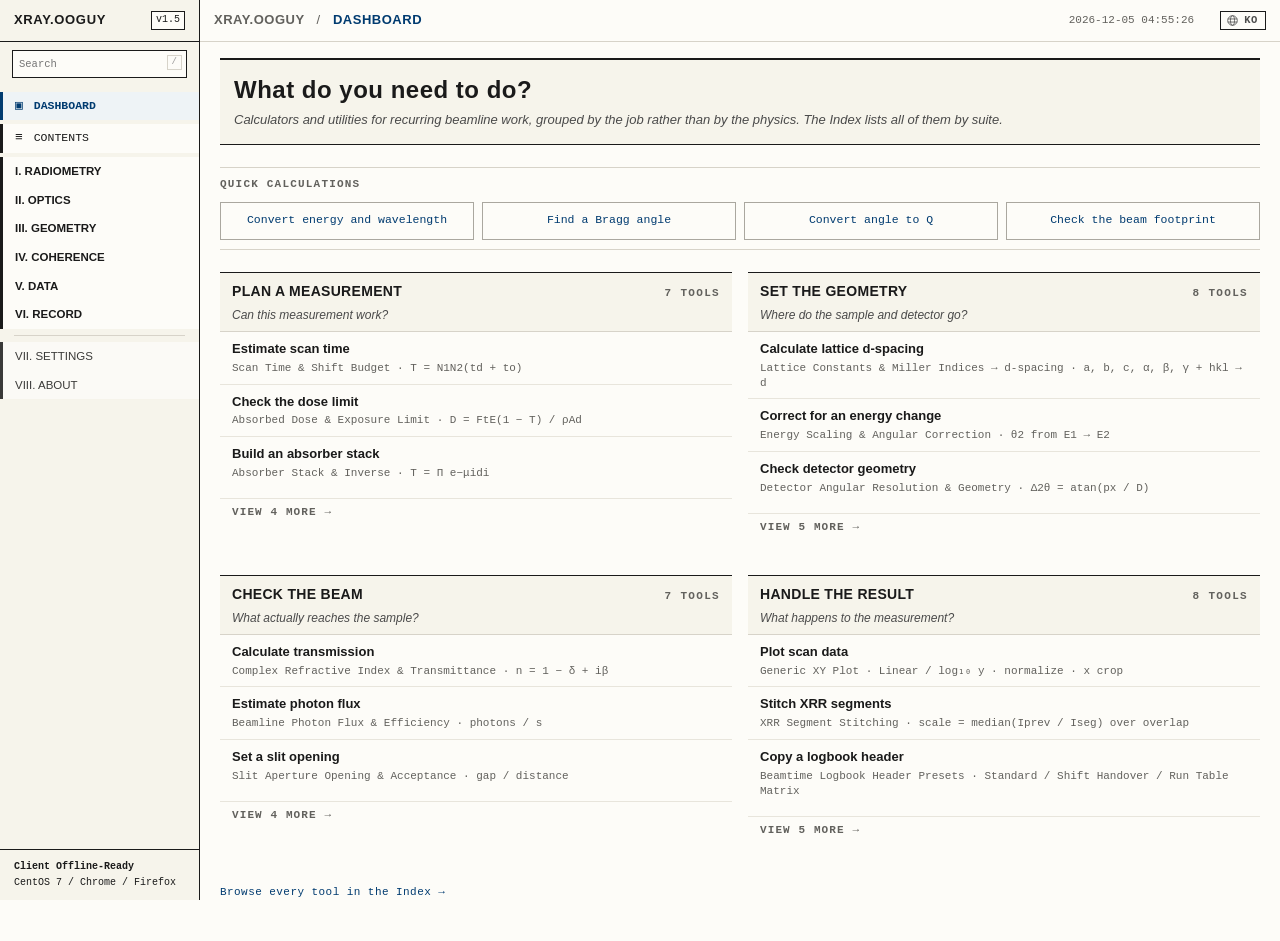
<file: index.html>
<!DOCTYPE html>
<html lang="en">
<head>
  <meta name="google-site-verification" content="...">
  <meta charset="UTF-8">
  <meta name="viewport" content="width=device-width, initial-scale=1.0">
  <title>xray.ooguy — XRD d-spacing, Bragg Angle &amp; Synchrotron Calculators</title>
  <meta name="description" content="Offline XRD and synchrotron X-ray calculators: lattice d-spacing from Miller indices for all seven crystal systems, Bragg angle, energy-wavelength conversion, scattering vector Q, beam footprint, detector geometry, BCDI oversampling and XRR segment stitching.">
  <meta name="keywords" content="X-ray beamline calculator, XRD calculator, XRD d spacing calculator, d-spacing calculator, d spacing calculator, lattice spacing calculator, Bragg angle calculator, Q-space calculator, BCDI oversampling calculator, Eulerian cradle chi-phi correction, beam footprint calculator, XRR stitching, X-ray reflectivity, synchrotron, 방사광 빔라인 계산기, 브래그 각도 계산, 격자면 간격, 산란 벡터, XRR 이어붙이기, 결맞음 회절">
  <meta name="author" content="Isaac Yong">
  <link rel="canonical" href="https://xray.ooguy.com/">

  <!-- Two pages, one per language, each authoritative for its own. The set is
       identical on both and every version lists every version, including
       itself, which is what makes the pair valid rather than a guess.
       x-default points at English: it is the version for a reader whose
       language is neither. -->
  <link rel="alternate" hreflang="en" href="https://xray.ooguy.com/">
  <link rel="alternate" hreflang="ko" href="https://xray.ooguy.com/ko/">
  <link rel="alternate" hreflang="x-default" href="https://xray.ooguy.com/">

  <!-- Social preview -->
  <meta property="og:type" content="website">
  <meta property="og:site_name" content="xray.ooguy">
  <meta property="og:title" content="xray.ooguy — Synchrotron X-ray Calculators">
  <meta property="og:description" content="Bragg angle, d-spacing, Q-space, beam footprint, BCDI oversampling and XRR segment stitching for synchrotron beamline work. Runs fully offline, no account required.">
  <meta property="og:url" content="https://xray.ooguy.com/">
  <meta property="og:image" content="https://xray.ooguy.com/og-image.png">
  <meta property="og:image:width" content="1200">
  <meta property="og:image:height" content="630">
  <meta property="og:image:alt" content="xray.ooguy — XRD d-spacing, Bragg angle and synchrotron calculators">
  <meta name="twitter:card" content="summary_large_image">
  <meta name="twitter:image" content="https://xray.ooguy.com/og-image.png">

  <!-- Tab and search-result mark. Relative so it also resolves when the page
       is opened straight off disk; the generator rebases it for /ko/. -->
  <link rel="icon" href="favicon.ico" sizes="any">

  <!-- Structured data: tells a crawler this is a research tool, not an article.
       Kept as literal markup so it is collected without running any script.

       English is the site root, so this block is also where
       each calculator states its English identity. A crawler gets the tool
       inventory — name, purpose, and the fragment that opens it — without the
       Korean UI having to carry English labels it does not need. -->
  <script type="application/ld+json">
  {
    "@context": "https://schema.org",
    "@graph": [
      {
        "@type": "WebSite",
        "@id": "https://xray.ooguy.com/#website",
        "name": "xray.ooguy",
        "url": "https://xray.ooguy.com/",
        "inLanguage": ["ko", "en"]
      },
      {
        "@type": "WebApplication",
        "@id": "https://xray.ooguy.com/#app",
        "name": "xray.ooguy",
        "url": "https://xray.ooguy.com/",
        "isPartOf": { "@id": "https://xray.ooguy.com/#website" },
        "applicationCategory": "EducationalApplication",
        "applicationSubCategory": "X-ray diffraction and synchrotron beamline calculators",
        "operatingSystem": "Any (browser-based, works offline)",
        "browserRequirements": "Runs in Firefox 60 ESR, Chrome 60 and later",
        "isAccessibleForFree": true,
        "offers": { "@type": "Offer", "price": "0", "priceCurrency": "USD" },
        "license": "https://opensource.org/licenses/MIT",
        "inLanguage": ["ko", "en"],
        "author": { "@type": "Person", "name": "Isaac Yong" },
        "description": "Synchrotron X-ray optics and beamline geometry calculators: Bragg angle, energy-wavelength conversion, lattice d-spacing from Miller indices for all seven crystal systems, reciprocal-space scattering vector Q, beam footprint, detector angular resolution, slit acceptance, BCDI oversampling, X-ray transmittance, and an XRR scan viewer that stitches overlapping segments.",
        "featureList": [
          "Bragg angle from photon energy and lattice plane spacing",
          "Energy, wavelength and frequency conversion",
          "Lattice d-spacing from lattice constants and Miller indices, all seven crystal systems",
          "Reciprocal-space scattering vector Q",
          "Complex refractive index and X-ray transmittance",
          "Total external reflection critical angle",
          "Beam footprint and spillover on the sample",
          "Detector angular resolution and slit acceptance",
          "Eulerian cradle chi-phi tilt correction",
          "BCDI coherent diffraction oversampling",
          "Two-column scan file viewer with linear and log axes",
          "XRR segment stitching from the overlap between scans",
          "Formatted beamtime logbook headers and timestamped event snippets"
        ]
      },
      {
        "@type": "ItemList",
        "@id": "https://xray.ooguy.com/#tools",
        "name": "Calculators in xray.ooguy",
        "itemListOrder": "https://schema.org/ItemListUnordered",
        "numberOfItems": 30,
        "itemListElement": [
          { "@type": "ListItem", "position": 1, "item": { "@type": "SoftwareApplication", "name": "X-ray Bragg Angle Calculator", "url": "https://xray.ooguy.com/#geometry/card-optics-bragg", "applicationCategory": "EducationalApplication", "operatingSystem": "Web browser", "isAccessibleForFree": true, "description": "Solves the Bragg condition three ways: diffraction angle from photon energy and plane spacing, plane spacing from angle and energy, or energy from angle and spacing, and lists the reflections a cell gives at that energy." } },
          { "@type": "ListItem", "position": 2, "item": { "@type": "SoftwareApplication", "name": "X-ray Q-space Calculator", "url": "https://xray.ooguy.com/#geometry/card-optics-qspace", "applicationCategory": "EducationalApplication", "operatingSystem": "Web browser", "isAccessibleForFree": true, "description": "Converts scattering angle and photon energy into the reciprocal-space momentum transfer Q, and back." } },
          { "@type": "ListItem", "position": 3, "item": { "@type": "SoftwareApplication", "name": "BCDI Oversampling Calculator", "url": "https://xray.ooguy.com/#coherence/card-beamline-cdi", "applicationCategory": "EducationalApplication", "operatingSystem": "Web browser", "isAccessibleForFree": true, "description": "Checks the Nyquist oversampling ratio for Bragg coherent diffraction imaging from detector pixel size, sample size and distance, and reports whether the geometry samples the fringes finely enough to invert." } },
          { "@type": "ListItem", "position": 4, "item": { "@type": "SoftwareApplication", "name": "Eulerian Cradle Chi-Phi Correction", "url": "https://xray.ooguy.com/#geometry/card-optics-euler", "applicationCategory": "EducationalApplication", "operatingSystem": "Web browser", "isAccessibleForFree": true, "description": "Corrects the phi rotation needed to hold a reflection when the chi cradle of a four-circle goniometer is tilted." } },
          { "@type": "ListItem", "position": 5, "item": { "@type": "SoftwareApplication", "name": "X-ray Beam Footprint Calculator", "url": "https://xray.ooguy.com/#geometry/card-beamline-footprint", "applicationCategory": "EducationalApplication", "operatingSystem": "Web browser", "isAccessibleForFree": true, "description": "Length of the illuminated strip on the sample at grazing incidence, and whether the beam spills off the edge." } },
          { "@type": "ListItem", "position": 6, "item": { "@type": "SoftwareApplication", "name": "X-ray Detector Angular Resolution Calculator", "url": "https://xray.ooguy.com/#geometry/card-beamline-detector", "applicationCategory": "EducationalApplication", "operatingSystem": "Web browser", "isAccessibleForFree": true, "description": "Angle subtended by one detector pixel at a given sample-to-detector distance, in mrad, degrees and arcsec." } },
          { "@type": "ListItem", "position": 7, "item": { "@type": "SoftwareApplication", "name": "X-ray Slit Acceptance Calculator", "url": "https://xray.ooguy.com/#radiometry/card-beamline-slit", "applicationCategory": "EducationalApplication", "operatingSystem": "Web browser", "isAccessibleForFree": true, "description": "Slit opening for a Gaussian beam: size at the slit from source size, divergence and distance, with 3-sigma and 4-sigma acceptance." } },
          { "@type": "ListItem", "position": 8, "item": { "@type": "SoftwareApplication", "name": "X-ray Energy Scaling and Angle Calculator", "url": "https://xray.ooguy.com/#geometry/card-optics-scaling", "applicationCategory": "EducationalApplication", "operatingSystem": "Web browser", "isAccessibleForFree": true, "description": "Where a reflection moves when the photon energy changes, holding the same lattice plane." } },
          { "@type": "ListItem", "position": 9, "item": { "@type": "SoftwareApplication", "name": "X-ray Energy to Wavelength Converter", "url": "https://xray.ooguy.com/#optics/card-optics-energy", "applicationCategory": "EducationalApplication", "operatingSystem": "Web browser", "isAccessibleForFree": true, "description": "Photon energy, wavelength and frequency conversion using hc = 12398.41984 eV angstrom." } },
          { "@type": "ListItem", "position": 10, "item": { "@type": "SoftwareApplication", "name": "XRD d-spacing Calculator from Lattice Constants and Miller Indices", "url": "https://xray.ooguy.com/#geometry/card-lattice-dspacing", "applicationCategory": "EducationalApplication", "operatingSystem": "Web browser", "isAccessibleForFree": true, "description": "Plane spacing from the lattice constants and Miller indices through the reciprocal metric tensor, covering all seven crystal systems including triclinic and monoclinic." } },
          { "@type": "ListItem", "position": 11, "item": { "@type": "SoftwareApplication", "name": "X-ray Transmission and Refractive Index Calculator", "url": "https://xray.ooguy.com/#optics/card-optics-refraction", "applicationCategory": "EducationalApplication", "operatingSystem": "Web browser", "isAccessibleForFree": true, "description": "Complex refractive index n = 1 - delta + i beta, attenuation length and Beer-Lambert transmittance through a material." } },
          { "@type": "ListItem", "position": 12, "item": { "@type": "SoftwareApplication", "name": "X-ray Critical Angle Calculator", "url": "https://xray.ooguy.com/#optics/card-optics-reflection", "applicationCategory": "EducationalApplication", "operatingSystem": "Web browser", "isAccessibleForFree": true, "description": "Critical angle for total external reflection from the refractive index decrement." } },
          { "@type": "ListItem", "position": 13, "item": { "@type": "SoftwareApplication", "name": "X-ray Diffraction Grating Calculator", "url": "https://xray.ooguy.com/#optics/card-optics-grating", "applicationCategory": "EducationalApplication", "operatingSystem": "Web browser", "isAccessibleForFree": true, "description": "Grating equation and angular dispersion for soft X-ray and VUV monochromator gratings." } },
          { "@type": "ListItem", "position": 14, "item": { "@type": "SoftwareApplication", "name": "X-ray Energy Resolution Calculator", "url": "https://xray.ooguy.com/#optics/card-beamline-resolution", "applicationCategory": "EducationalApplication", "operatingSystem": "Web browser", "isAccessibleForFree": true, "description": "Monochromator energy resolution dE/E from the intrinsic Darwin width and the beam divergence." } },
          { "@type": "ListItem", "position": 15, "item": { "@type": "SoftwareApplication", "name": "Synchrotron Photon Flux Calculator", "url": "https://xray.ooguy.com/#radiometry/card-beamline-flux", "applicationCategory": "EducationalApplication", "operatingSystem": "Web browser", "isAccessibleForFree": true, "description": "Photons per second delivered to the sample from ring current and the transmission of the optics." } },
          { "@type": "ListItem", "position": 16, "item": { "@type": "SoftwareApplication", "name": "Crystal Thermal Drift Calculator", "url": "https://xray.ooguy.com/#optics/card-beamline-drift", "applicationCategory": "EducationalApplication", "operatingSystem": "Web browser", "isAccessibleForFree": true, "description": "Bragg angle and effective energy shift caused by thermal expansion of a monochromator crystal." } },
          { "@type": "ListItem", "position": 17, "item": { "@type": "SoftwareApplication", "name": "XRR Segment Stitching Tool", "url": "https://xray.ooguy.com/#data/card-data-stitch", "applicationCategory": "EducationalApplication", "operatingSystem": "Web browser", "isAccessibleForFree": true, "description": "Joins X-ray reflectivity scans measured through different absorbers into one curve, taking each segment's scale from the median ratio across the angular overlap, with manual override." } },
          { "@type": "ListItem", "position": 18, "item": { "@type": "SoftwareApplication", "name": "Scan File XY Plotter", "url": "https://xray.ooguy.com/#data/card-data-plot", "applicationCategory": "EducationalApplication", "operatingSystem": "Web browser", "isAccessibleForFree": true, "description": "Plots two-column scan data on a linear or logarithmic axis with normalisation and range cropping, entirely in the browser." } },
          { "@type": "ListItem", "position": 19, "item": { "@type": "SoftwareApplication", "name": "Scan File Reader", "url": "https://xray.ooguy.com/#data/card-data-load", "applicationCategory": "EducationalApplication", "operatingSystem": "Web browser", "isAccessibleForFree": true, "description": "Reads two-column txt, csv and dat scan files, detecting the delimiter and header and skipping instrument preambles such as Bruker RAW4 exports. Nothing is uploaded." } },
          { "@type": "ListItem", "position": 20, "item": { "@type": "SoftwareApplication", "name": "Beamtime Logbook Header Generator", "url": "https://xray.ooguy.com/#record/card-record-headers", "applicationCategory": "EducationalApplication", "operatingSystem": "Web browser", "isAccessibleForFree": true, "description": "Plain-text beamtime logbook headers to paste into an existing lab notebook." } },
          { "@type": "ListItem", "position": 21, "item": { "@type": "SoftwareApplication", "name": "Beamtime Event Snippets", "url": "https://xray.ooguy.com/#record/card-record-snippets", "applicationCategory": "EducationalApplication", "operatingSystem": "Web browser", "isAccessibleForFree": true, "description": "One-click timestamped entries for beam dump, sample mount, alignment and scan start." } },
          { "@type": "ListItem", "position": 22, "item": { "@type": "SoftwareApplication", "name": "Beamtime Scan Time Calculator", "url": "https://xray.ooguy.com/#radiometry/card-rad-scantime", "applicationCategory": "EducationalApplication", "operatingSystem": "Web browser", "isAccessibleForFree": true, "description": "Total scan and map duration from the number of points, the dwell and the per-point overhead, with the inverse: the dwell that fits the beamtime left." } },
          { "@type": "ListItem", "position": 23, "item": { "@type": "SoftwareApplication", "name": "X-ray Absorbed Dose Calculator", "url": "https://xray.ooguy.com/#radiometry/card-rad-dose", "applicationCategory": "EducationalApplication", "operatingSystem": "Web browser", "isAccessibleForFree": true, "description": "Absorbed dose rate and total dose on the sample from flux, beam size, photon energy and material, with the time taken to reach a radiation damage limit." } },
          { "@type": "ListItem", "position": 24, "item": { "@type": "SoftwareApplication", "name": "X-ray Absorber Stack Calculator", "url": "https://xray.ooguy.com/#radiometry/card-rad-absorber", "applicationCategory": "EducationalApplication", "operatingSystem": "Web browser", "isAccessibleForFree": true, "description": "Transmission of up to four attenuator foils in series, and the foil thickness needed to reach a target attenuation factor." } },
          { "@type": "ListItem", "position": 25, "item": { "@type": "SoftwareApplication", "name": "X-ray Coherence Length Calculator", "url": "https://xray.ooguy.com/#coherence/card-coh-length", "applicationCategory": "EducationalApplication", "operatingSystem": "Web browser", "isAccessibleForFree": true, "description": "Transverse and longitudinal coherence lengths at the sample from source size, distance and bandwidth, compared against the crystal being illuminated." } },
          { "@type": "ListItem", "position": 26, "item": { "@type": "SoftwareApplication", "name": "Coherent Diffraction Real-Space Resolution Calculator", "url": "https://xray.ooguy.com/#coherence/card-coh-resolution", "applicationCategory": "EducationalApplication", "operatingSystem": "Web browser", "isAccessibleForFree": true, "description": "The real-space resolution a detector geometry can reach in coherent diffraction imaging, with the reciprocal-space extent it corresponds to." } },
          { "@type": "ListItem", "position": 27, "item": { "@type": "SoftwareApplication", "name": "Monochromator Energy Calibration Calculator", "url": "https://xray.ooguy.com/#optics/card-opt-calibration", "applicationCategory": "EducationalApplication", "operatingSystem": "Web browser", "isAccessibleForFree": true, "description": "The photon energy actually delivered, from a measured Bragg angle on a reflection of known d-spacing, with the angle offset that explains the discrepancy." } },
          { "@type": "ListItem", "position": 28, "item": { "@type": "SoftwareApplication", "name": "Lattice Strain Calculator", "url": "https://xray.ooguy.com/#geometry/card-geo-strain", "applicationCategory": "EducationalApplication", "operatingSystem": "Web browser", "isAccessibleForFree": true, "description": "Lattice strain from a diffraction peak shift, as a fraction and in microstrain, against an unstrained reference spacing." } },
          { "@type": "ListItem", "position": 29, "item": { "@type": "SoftwareApplication", "name": "Detector Pixel to Q Calculator", "url": "https://xray.ooguy.com/#geometry/card-geo-pixelq", "applicationCategory": "EducationalApplication", "operatingSystem": "Web browser", "isAccessibleForFree": true, "description": "Scattering angle, momentum transfer Q and plane spacing for a given pixel of a flat area detector." } },
          { "@type": "ListItem", "position": 30, "item": { "@type": "SoftwareApplication", "name": "Kiessig Fringe Film Thickness Calculator", "url": "https://xray.ooguy.com/#data/card-data-kiessig", "applicationCategory": "EducationalApplication", "operatingSystem": "Web browser", "isAccessibleForFree": true, "description": "Thin-film thickness from the spacing of two adjacent Kiessig minima in an X-ray reflectivity curve, with the refraction correction applied through the critical angle." } }
        ]
      }
    ]
  }
  </script>

  <link rel="stylesheet" href="style.css?v=1.5">
</head>
<body>

  <noscript>
    <div style="background:#fdfcf8; color:#1a1a1a; padding:16px; font-family:Georgia, serif; font-size:13px; line-height:1.7; border-bottom:1px solid #1a1a1a;">
      <!-- Behind a key like everything else: this is the one screen a reader
           who cannot run the calculators does get, so it is the last place
           that should be English-only on the Korean page. -->
      <div data-i18n-html="noscript_body"><strong>xray.ooguy</strong> — calculators for synchrotron X-ray experiments.
      JavaScript is required to run them; the tools included are:
      <ul style="margin:8px 0 8px 18px;">
        <li><strong>Bragg angle</strong> — diffraction angle from photon energy and lattice plane spacing (&lambda; = 2d sin&theta;)</li>
        <li><strong>Energy, wavelength and frequency</strong> conversion (E = hc/&lambda;)</li>
        <li><strong>Lattice d-spacing</strong> from lattice constants and Miller indices (hkl), for all seven crystal systems</li>
        <li><strong>Scattering vector Q</strong> in reciprocal space (Q = 4&pi; sin&theta; / &lambda;)</li>
        <li><strong>Complex refractive index and transmittance</strong> (n = 1 &minus; &delta; + i&beta;)</li>
        <li><strong>Total external reflection critical angle</strong> (&theta;c = &radic;2&delta;)</li>
        <li><strong>Beam footprint</strong> and spillover on the sample, <strong>detector angular resolution</strong>, <strong>slit acceptance</strong></li>
        <li><strong>Eulerian cradle</strong> chi-phi correction and <strong>BCDI oversampling</strong> for coherent diffraction imaging</li>
        <li><strong>Photon flux</strong>, <strong>energy resolution</strong> and monochromator <strong>thermal drift</strong></li>
        <li><strong>Scan file viewer</strong> — two-column txt / csv on a linear or log axis, and <strong>XRR segment stitching</strong> across the overlap between scans</li>
      </ul>
      </div>
      <span data-i18n="noscript_note">Enable JavaScript to use these calculators. Everything is computed inside your browser; nothing is uploaded.</span>
    </div>
  </noscript>

  <!-- Names the page once, in its own language, for readers and crawlers that
       arrive without the visible headings. -->
  <h1 class="sr-only" data-i18n="page_h1">
    xray.ooguy — XRD and synchrotron X-ray calculators for lattice d-spacing,
    Bragg angle, Q-space, beam footprint, BCDI oversampling and XRR segment stitching
  </h1>

  <div id="app-layout">

    <!-- Fixed Left Sidebar -->
    <aside id="sidebar">
      <div class="sidebar-header">
        <span class="brand-title">xray.ooguy</span>
        <span class="brand-badge">v1.5</span>
      </div>

      <div class="sidebar-search">
        <input type="text" id="nav-search" class="sidebar-search-input mono" autocomplete="off" spellcheck="false"
               data-i18n-placeholder="search_ph" placeholder="Search" oninput="runNavSearch()">
        <span class="sidebar-search-key" aria-hidden="true">/</span>
      </div>

      <nav class="sidebar-nav">
        <!-- 0. Two ways in, not two copies: the dashboard groups the tools by
             the job in front of you, the contents lists every one of them by
             suite. Both are built from the same markup. -->
        <a class="nav-item nav-item-index" data-route="dashboard" href="#dashboard">
          <span><span class="nav-index-icon">▣</span> <span data-i18n="nav_dashboard">DASHBOARD</span></span>
        </a>
        <a class="nav-item nav-item-index" data-route="index" href="#index">
          <span><span class="nav-index-icon">≡</span> <span data-i18n="nav_dashboard_index">CONTENTS</span></span>
        </a>

        <!-- Six core suites, in the order a beamtime runs: work out the budget,
             set the energy, place the crystal and detector, check the beam is
             coherent enough for the experiment, read the data back, write it
             down. -->
        <a class="nav-item nav-item-major active" data-route="radiometry" href="#radiometry">
          <span data-i18n="nav_radiometry">I. RADIOMETRY</span>
        </a>
        <a class="nav-item nav-item-major" data-route="optics" href="#optics">
          <span data-i18n="nav_optics">II. OPTICS</span>
        </a>
        <a class="nav-item nav-item-major" data-route="geometry" href="#geometry">
          <span data-i18n="nav_geometry">III. GEOMETRY</span>
        </a>
        <a class="nav-item nav-item-major" data-route="coherence" href="#coherence">
          <span data-i18n="nav_coherence">IV. COHERENCE</span>
        </a>
        <a class="nav-item nav-item-major" data-route="data" href="#data">
          <span data-i18n="nav_data">V. DATA</span>
        </a>
        <a class="nav-item nav-item-major" data-route="record" href="#record">
          <span data-i18n="nav_record">VI. RECORD</span>
        </a>

        <!-- Divider Line between Main and Secondary -->
        <div class="sidebar-divider"></div>

        <!-- Secondary Utility Suites (De-emphasized) -->
        <a class="nav-item nav-item-minor" data-route="settings" href="#settings">
          <span data-i18n="nav_settings">VII. SETTINGS</span>
        </a>
        <a class="nav-item nav-item-minor" data-route="about" href="#about">
          <span data-i18n="nav_about">VIII. ABOUT</span>
        </a>
        <div class="nav-search-empty" id="nav-search-empty" data-i18n="search_empty" style="display:none;">No match</div>
      </nav>

      <div class="sidebar-footer">
        <div style="font-weight:700; color:var(--ink-primary); margin-bottom:2px;" data-i18n="sidebar_offline">Client Offline-Ready</div>
        <div>CentOS 7 / Chrome / Firefox</div>
      </div>
    </aside>

    <!-- Only ever visible with the drawer open, and clicking it closes. -->
    <div id="nav-backdrop" onclick="closeNavDrawer()"></div>

    <!-- Main View Wrapper -->
    <div id="main-wrapper">

      <!-- Top Masthead Header (Clean & Rock-Solid, Zero Shifting) -->
      <header id="top-header">
        <div class="header-brand-area">
          <!-- Below 900px the sidebar is hidden, and it is where the search box
               lives — without it the only way to reach 31 tools is scrolling.
               This opens it as a drawer. The glyph is the same one the contents
               entry uses; the name it is read out by is the sr-only span, since
               "≡" is announced as "identical to". -->
          <button type="button" id="nav-drawer-toggle" class="nav-drawer-toggle"
                  aria-expanded="false" aria-controls="sidebar"
                  onclick="toggleNavDrawer()">
            <span aria-hidden="true">≡</span>
            <span class="sr-only" data-i18n="nav_drawer_toggle">Navigation and search</span>
          </button>

          <div class="page-breadcrumb">
            <span class="breadcrumb-brand" style="color:var(--ink-muted);">xray.ooguy</span>
            <span class="breadcrumb-sep">/</span>
            <span id="breadcrumb-current">I. SPECTROSCOPY</span>
          </div>
        </div>

        <div class="header-right">
          <span id="header-live-time"></span>

          <!-- Two languages, so the control is a toggle and names where it
               goes rather than where you are — the interface around it already
               says that. The globe is drawn, not an emoji: this design system
               has none, and an emoji globe renders differently on every OS. -->
          <a class="lang-toggle" id="lang-toggle" href="ko/" data-i18n-title="lang_switch_title"
             title="한국어로 보기" onclick="return switchLanguage(event);">
            <svg class="lang-globe" viewBox="0 0 20 20" aria-hidden="true" focusable="false">
              <circle cx="10" cy="10" r="7.4"/>
              <ellipse cx="10" cy="10" rx="3.1" ry="7.4"/>
              <path d="M2.9 7.6h14.2M2.9 12.4h14.2"/>
            </svg>
            <span class="lang-code mono" data-i18n="lang_switch_code">KO</span>
          </a>
        </div>
      </header>

      <!-- Dedicated Horizontal Tab Strip (Horizontally Scrollable) -->
      <nav id="top-tab-strip">
        <div class="tab-strip-scroll">
          <button class="tab-pill tab-pill-index" data-route="dashboard">
            <span class="tab-index-icon">▣</span> <span data-i18n="nav_dashboard">DASHBOARD</span>
          </button>
          <button class="tab-pill tab-pill-index" data-route="index">
            <span class="tab-index-icon">≡</span> <span data-i18n="nav_dashboard_index">CONTENTS</span>
          </button>
          <button class="tab-pill tab-pill-major active" data-route="radiometry" data-i18n="nav_radiometry">I. RADIOMETRY</button>
          <button class="tab-pill tab-pill-major" data-route="optics" data-i18n="nav_optics">II. OPTICS</button>
          <button class="tab-pill tab-pill-major" data-route="geometry" data-i18n="nav_geometry">III. GEOMETRY</button>
          <button class="tab-pill tab-pill-major" data-route="coherence" data-i18n="nav_coherence">IV. COHERENCE</button>
          <button class="tab-pill tab-pill-major" data-route="data" data-i18n="nav_data">V. DATA</button>
          <button class="tab-pill tab-pill-major" data-route="record" data-i18n="nav_record">VI. RECORD</button>
          <span class="tab-divider" aria-hidden="true"></span>
          <button class="tab-pill tab-pill-minor" data-route="settings" data-i18n="nav_settings">VII. SETTINGS</button>
          <button class="tab-pill tab-pill-minor" data-route="about" data-i18n="nav_about">VIII. ABOUT</button>
        </div>
      </nav>

      <!-- Scrollable Content View -->
      <main id="content-area">

        <!-- =================================================================
             0b. CALCULATE VIEW — grouped physics workspace hub
             ================================================================= -->
        <section id="view-radiometry" class="view-section active">
          <div class="section-banner">
            <div class="banner-info">
              <h2 data-i18n="b_rad_title">RADIOMETRY — Flux, Attenuation, Dose &amp; Exposure Time</h2>
              <p data-i18n="b_rad_desc">How many photons reach the sample, how much is taken out on the way, and how long it can be exposed</p>
            </div>
          </div>

          <div class="flex-row">

            <!-- Scan time. The arithmetic every shift does in its head, and the
                 one that decides whether a map is attempted at all. -->
            <div class="col-6 col-lg-4">
              <div class="card" id="card-rad-scantime">
                <div class="card-header">
                  <span class="card-title" data-i18n="rad_scan_title">Scan Time &amp; Shift Budget</span>
                  <span class="card-tag"><i class="formula">T = N<sub>1</sub>N<sub>2</sub>(t<sub>d</sub> + t<sub>o</sub>)</i></span>
                </div>
                <div class="card-body">
                  <div class="flex-row">
                    <div class="col-6">
                      <div class="form-group">
                        <label class="form-label"><span data-i18n="lbl_scan_pts1">Points, axis 1</span></label>
                        <input type="number" id="rad-scan-n1" class="form-control mono" value="401" oninput="calcScanTime()" min="1" max="1000000" step="1">
                      </div>
                    </div>
                    <div class="col-6">
                      <div class="form-group">
                        <label class="form-label"><span data-i18n="lbl_scan_pts2">Points, axis 2</span></label>
                        <input type="number" id="rad-scan-n2" class="form-control mono" value="1" oninput="calcScanTime()" min="1" max="1000000" step="1">
                      </div>
                    </div>
                    <div class="col-6">
                      <div class="form-group">
                        <label class="form-label"><span data-i18n="lbl_scan_dwell">Dwell per point</span> <span class="unit">(s)</span></label>
                        <input type="number" id="rad-scan-dwell" class="form-control mono" value="1.0" oninput="calcScanTime()" min="0.000001" max="100000" step="any">
                      </div>
                    </div>
                    <div class="col-6">
                      <div class="form-group">
                        <label class="form-label"><span data-i18n="lbl_scan_overhead">Overhead per point</span> <span class="unit">(s)</span></label>
                        <input type="number" id="rad-scan-overhead" class="form-control mono" value="0.3" oninput="calcScanTime()" min="0" max="100000" step="any">
                      </div>
                    </div>
                    <div class="col-6">
                      <div class="form-group">
                        <label class="form-label"><span data-i18n="lbl_scan_repeats">Repeats</span></label>
                        <input type="number" id="rad-scan-repeats" class="form-control mono" value="1" oninput="calcScanTime()" min="1" max="100000" step="1">
                      </div>
                    </div>
                    <div class="col-6">
                      <div class="form-group">
                        <label class="form-label"><span data-i18n="lbl_scan_shift">Beamtime left</span> <span class="unit">(h)</span></label>
                        <input type="number" id="rad-scan-shift" class="form-control mono" value="8" oninput="calcScanTime()" min="0" max="10000" step="any">
                      </div>
                    </div>
                  </div>

                  <div class="result-box">
                    <div class="result-grid">
                      <div class="result-item">
                        <div class="result-label" data-i18n="res_scan_total">Total time</div>
                        <div id="rad-scan-res-total" class="result-value primary">-</div>
                      </div>
                      <div class="result-item">
                        <div class="result-label" data-i18n="res_scan_each">Per repeat</div>
                        <div id="rad-scan-res-each" class="result-value">-</div>
                      </div>
                      <div class="result-item">
                        <div class="result-label" data-i18n="res_scan_points">Points</div>
                        <div id="rad-scan-res-points" class="result-value">-</div>
                      </div>
                      <div class="result-item">
                        <div class="result-label" data-i18n="res_scan_maxdwell">Dwell that just fits</div>
                        <div id="rad-scan-res-maxdwell" class="result-value">-</div>
                      </div>
                    </div>
                    <div class="result-formula">
                      <span data-i18n="res_scan_fit_lbl">Against the beamtime left:</span> <span id="rad-scan-res-verdict" class="badge badge-subtle">-</span>
                    </div>
                  </div>
                </div>
              </div>
            </div>

            <!-- Dose. Flux answers how bright; this answers how long before the
                 sample stops being the sample. -->
            <div class="col-6 col-lg-4">
              <div class="card" id="card-rad-dose">
                <div class="card-header">
                  <span class="card-title" data-i18n="rad_dose_title">Absorbed Dose &amp; Exposure Limit</span>
                  <span class="card-tag"><i class="formula">D = FtE(1 &minus; T) / &rho;Ad</i></span>
                </div>
                <div class="card-body">
                  <div class="flex-row">
                    <div class="col-6">
                      <div class="form-group">
                        <label class="form-label"><span data-i18n="lbl_photon_energy">Photon Energy</span> <span class="unit">(keV)</span></label>
                        <input type="number" id="rad-dose-energy" class="form-control mono" value="10" oninput="calcDose()" min="0.1" max="200" step="any">
                      </div>
                    </div>
                    <div class="col-6">
                      <div class="form-group">
                        <label class="form-label"><span data-i18n="lbl_dose_flux">Flux on sample</span> <span class="unit">(ph/s)</span></label>
                        <input type="number" id="rad-dose-flux" class="form-control mono" value="1e11" oninput="calcDose()" min="1" max="1e22" step="any">
                      </div>
                    </div>
                    <div class="col-6">
                      <div class="form-group">
                        <label class="form-label"><span data-i18n="lbl_dose_bh">Beam H</span> <span class="unit">(μm)</span></label>
                        <input type="number" id="rad-dose-bh" class="form-control mono" value="20" oninput="calcDose()" min="0.001" max="100000" step="any">
                      </div>
                    </div>
                    <div class="col-6">
                      <div class="form-group">
                        <label class="form-label"><span data-i18n="lbl_dose_bv">Beam V</span> <span class="unit">(μm)</span></label>
                        <input type="number" id="rad-dose-bv" class="form-control mono" value="20" oninput="calcDose()" min="0.001" max="100000" step="any">
                      </div>
                    </div>
                    <div class="col-12">
                      <div class="form-group">
                        <label class="form-label"><span data-i18n="lbl_select_mat">Select Material (Materials DB)</span></label>
                        <select id="rad-dose-mat" class="form-control mono" onchange="calcDose()"></select>
                      </div>
                    </div>
                    <div class="col-6">
                      <div class="form-group">
                        <label class="form-label"><span data-i18n="lbl_dose_thick">Sample thickness</span> <span class="unit">(μm)</span></label>
                        <input type="number" id="rad-dose-thick" class="form-control mono" value="1" oninput="calcDose()" min="0.001" max="100000" step="any">
                      </div>
                    </div>
                    <div class="col-6">
                      <div class="form-group">
                        <label class="form-label"><span data-i18n="lbl_dose_exposure">Exposure</span> <span class="unit">(s)</span></label>
                        <input type="number" id="rad-dose-time" class="form-control mono" value="1" oninput="calcDose()" min="0.000001" max="1000000" step="any">
                      </div>
                    </div>
                    <div class="col-12">
                      <div class="form-group">
                        <label class="form-label"><span data-i18n="lbl_dose_limit">Damage limit</span> <span class="unit">(Gy)</span></label>
                        <input type="number" id="rad-dose-limit" class="form-control mono" value="1e8" oninput="calcDose()" min="1" max="1e20" step="any">
                      </div>
                    </div>
                  </div>

                  <div class="result-box">
                    <div class="result-grid">
                      <div class="result-item">
                        <div class="result-label" data-i18n="res_dose_rate">Dose rate</div>
                        <div id="rad-dose-res-rate" class="result-value primary">-</div>
                      </div>
                      <div class="result-item">
                        <div class="result-label" data-i18n="res_dose_total">Dose this exposure</div>
                        <div id="rad-dose-res-total" class="result-value">-</div>
                      </div>
                      <div class="result-item">
                        <div class="result-label" data-i18n="res_dose_ttl">Time to the limit</div>
                        <div id="rad-dose-res-ttl" class="result-value">-</div>
                      </div>
                      <div class="result-item">
                        <div class="result-label" data-i18n="res_dose_absorbed">Absorbed fraction</div>
                        <div id="rad-dose-res-abs" class="result-value">-</div>
                      </div>
                    </div>
                  </div>
                </div>
              </div>
            </div>

            <!-- Absorber stack. The transmittance card answers one foil; the
                 question on shift is always which combination of the foils in
                 the drawer gets the detector out of saturation. -->
            <div class="col-6 col-lg-4">
              <div class="card" id="card-rad-absorber">
                <div class="card-header">
                  <span class="card-title" data-i18n="rad_abs_title">Absorber Stack</span>
                  <span class="card-tag"><i class="formula">T = &Pi; e<sup>&minus;&mu;<sub>i</sub>d<sub>i</sub></sup></i></span>
                </div>
                <div class="card-body">
                  <div class="flex-row">
                    <div class="col-6">
                      <div class="form-group">
                        <label class="form-label"><span data-i18n="lbl_photon_energy">Photon Energy</span> <span class="unit">(keV)</span></label>
                        <input type="number" id="rad-abs-energy" class="form-control mono" value="10" oninput="calcAbsorberStack()" min="0.1" max="200" step="any">
                      </div>
                    </div>
                    <div class="col-6">
                      <div class="form-group">
                        <label class="form-label"><span data-i18n="lbl_abs_target">Attenuation wanted</span> <span class="unit">(×)</span></label>
                        <input type="number" id="rad-abs-target" class="form-control mono" value="20" oninput="calcAbsorberStack()" min="1" max="1e12" step="any">
                      </div>
                    </div>
                  </div>

                  <table class="lab-table rad-abs-table">
                    <thead>
                      <tr>
                        <th data-i18n="th_abs_material">Foil</th>
                        <th data-i18n="th_abs_thick">Thickness (μm)</th>
                        <th data-i18n="th_abs_trans">Transmission</th>
                      </tr>
                    </thead>
                    <tbody>
                      <tr>
                        <td><select id="rad-abs-mat-1" class="form-control form-control-sm mono" onchange="calcAbsorberStack()"></select></td>
                        <td><input type="number" id="rad-abs-d-1" class="form-control form-control-sm mono" value="100" oninput="calcAbsorberStack()" min="0" max="100000" step="any"></td>
                        <td id="rad-abs-t-1" class="mono">-</td>
                      </tr>
                      <tr>
                        <td><select id="rad-abs-mat-2" class="form-control form-control-sm mono" onchange="calcAbsorberStack()"></select></td>
                        <td><input type="number" id="rad-abs-d-2" class="form-control form-control-sm mono" value="0" oninput="calcAbsorberStack()" min="0" max="100000" step="any"></td>
                        <td id="rad-abs-t-2" class="mono">-</td>
                      </tr>
                      <tr>
                        <td><select id="rad-abs-mat-3" class="form-control form-control-sm mono" onchange="calcAbsorberStack()"></select></td>
                        <td><input type="number" id="rad-abs-d-3" class="form-control form-control-sm mono" value="0" oninput="calcAbsorberStack()" min="0" max="100000" step="any"></td>
                        <td id="rad-abs-t-3" class="mono">-</td>
                      </tr>
                      <tr>
                        <td><select id="rad-abs-mat-4" class="form-control form-control-sm mono" onchange="calcAbsorberStack()"></select></td>
                        <td><input type="number" id="rad-abs-d-4" class="form-control form-control-sm mono" value="0" oninput="calcAbsorberStack()" min="0" max="100000" step="any"></td>
                        <td id="rad-abs-t-4" class="mono">-</td>
                      </tr>
                    </tbody>
                  </table>

                  <div class="result-box">
                    <div class="result-grid">
                      <div class="result-item">
                        <div class="result-label" data-i18n="res_abs_total">Stack transmission</div>
                        <div id="rad-abs-res-total" class="result-value primary">-</div>
                      </div>
                      <div class="result-item">
                        <div class="result-label" data-i18n="res_abs_factor">Attenuation factor</div>
                        <div id="rad-abs-res-factor" class="result-value">-</div>
                      </div>
                    </div>
                    <div class="result-formula">
                      <span data-i18n="res_abs_need_lbl">For the attenuation wanted, in the first foil:</span> <span id="rad-abs-res-need" class="mono">-</span>
                    </div>
                  </div>
                </div>
              </div>
            </div>

            <div class="col-6 col-lg-4">
              <div class="card" id="card-beamline-flux">
                <div class="card-header">
                  <span class="card-title" data-i18n="beam_t2_title">Beamline Photon Flux</span>
                  <span class="card-tag" data-i18n="beam_t2_tag">Delivered Flux</span>
                </div>
                <div class="card-body">
                  <div class="flex-row">
                    <div class="col-6">
                      <div class="form-group">
                        <label class="form-label"><span data-i18n="lbl_ring_current">Storage Ring Current</span> <span class="unit">(mA)</span></label>
                        <input type="number" id="flux-current" class="form-control mono" value="300" oninput="calcBeamFlux()" min="0" max="1000" step="any">
                      </div>
                    </div>
                    <div class="col-6">
                      <div class="form-group">
                        <label class="form-label"><span data-i18n="lbl_source_flux">Source Base Flux</span> <span class="unit">(ph·s<sup>-1</sup>·mA<sup>-1</sup>)</span></label>
                        <input type="number" id="flux-source-base" class="form-control mono" value="1.0e11" oninput="calcBeamFlux()" min="0" max="100000000000000000000" step="any">
                      </div>
                    </div>
                    <div class="col-4">
                      <div class="form-group">
                        <label class="form-label"><span data-i18n="lbl_mono_eff">Monochromator Efficiency</span> <span class="unit">(%)</span></label>
                        <input type="number" id="flux-mono-eff" class="form-control mono" value="65" oninput="calcBeamFlux()" min="0" max="100" step="any">
                      </div>
                    </div>
                    <div class="col-4">
                      <div class="form-group">
                        <label class="form-label"><span data-i18n="lbl_mirror_eff">Mirror Reflectivity</span> <span class="unit">(%)</span></label>
                        <input type="number" id="flux-mirror-eff" class="form-control mono" value="80" oninput="calcBeamFlux()" min="0" max="100" step="any">
                      </div>
                    </div>
                    <div class="col-4">
                      <div class="form-group">
                        <label class="form-label"><span data-i18n="lbl_win_trans">Window Transmittance</span> <span class="unit">(%)</span></label>
                        <input type="number" id="flux-window-trans" class="form-control mono" value="90" oninput="calcBeamFlux()" min="0" max="100" step="any">
                      </div>
                    </div>
                  </div>

                  <div class="result-box">
                    <div class="result-grid">
                      <div class="result-item">
                        <div class="result-label" data-i18n="res_deliv_flux">Delivered Photon Flux</div>
                        <div id="flux-res-total" class="result-value primary">-</div>
                      </div>
                      <div class="result-item">
                        <div class="result-label" data-i18n="res_tot_eff">Total Optical Efficiency</div>
                        <div id="flux-res-eff" class="result-value">-</div>
                      </div>
                    </div>
                  </div>
                </div>
              </div>
            </div>

            <div class="col-6 col-lg-4">
              <div class="card" id="card-beamline-slit">
                <div class="card-header">
                  <span class="card-title" data-i18n="beam_t6_title">Slit Opening &amp; Beam Acceptance</span>
                  <span class="card-tag" data-i18n="beam_t6_tag">Beam Acceptance</span>
                </div>
                <div class="card-body">
                  <div class="flex-row">
                    <div class="col-6">
                      <div class="form-group">
                        <label class="form-label"><span data-i18n="lbl_source_size">Source Size (FWHM)</span> <span class="unit">(μm)</span></label>
                        <input type="number" id="slit-source" class="form-control mono" value="40" oninput="calcSlitAcceptance()" min="0" max="1000000" step="any">
                      </div>
                    </div>
                    <div class="col-6">
                      <div class="form-group">
                        <label class="form-label"><span data-i18n="lbl_source_slit_dist">Source-Slit Distance</span> <span class="unit">(m)</span></label>
                        <input type="number" id="slit-dist" class="form-control mono" value="25" oninput="calcSlitAcceptance()" min="0.01" max="1000" step="any">
                      </div>
                    </div>
                    <div class="col-6">
                      <div class="form-group">
                        <label class="form-label"><span data-i18n="lbl_slit_div">Beam Divergence</span> <span class="unit">(μrad)</span></label>
                        <input type="number" id="slit-div" class="form-control mono" value="20" oninput="calcSlitAcceptance()" min="0" max="10000" step="any">
                      </div>
                    </div>
                    <div class="col-6">
                      <div class="form-group">
                        <label class="form-label"><span data-i18n="lbl_gauss_mult">Gaussian Envelope Multiplier</span></label>
                        <select id="slit-sig-mult" class="form-control" onchange="calcSlitAcceptance()">
                          <option value="2.355">1 × FWHM (~76% acceptance)</option>
                          <option value="3">3 × σ (~99.7% acceptance)</option>
                          <option value="4">4 × σ (~99.99% acceptance)</option>
                        </select>
                      </div>
                    </div>
                  </div>

                  <div class="result-box">
                    <div class="result-grid">
                      <div class="result-item">
                        <div class="result-label" data-i18n="res_slit_fwhm">Beam Size at Slit (FWHM)</div>
                        <div id="slit-res-fwhm" class="result-value">-</div>
                      </div>
                      <div class="result-item">
                        <div class="result-label" data-i18n="res_slit_open">Recommended Slit Opening</div>
                        <div id="slit-res-opening" class="result-value primary">-</div>
                      </div>
                    </div>
                  </div>
                </div>
              </div>
            </div>

          </div>
        </section>

        <section id="view-optics" class="view-section">
          <div class="section-banner">
            <div class="banner-info">
              <h2 data-i18n="b_opt_title">OPTICS — Energy, Materials &amp; Monochromator</h2>
              <p data-i18n="b_opt_desc">Photon energy and wavelength, refraction and transmittance, resolution and thermal drift</p>
            </div>
          </div>

          <div class="flex-row">

            <div class="col-6 col-lg-4">
              <div class="card" id="card-optics-energy">
                <div class="card-header">
                  <span class="card-title" data-i18n="opt_t1_title">Energy - Wavelength - Frequency Conversion</span>
                  <span class="card-tag"><i class="formula">E = hc/λ = hν</i></span>
                </div>
                <div class="card-body">
                  <div class="flex-row">
                    <div class="col-6">
                      <div class="form-group">
                        <label class="form-label"><span data-i18n="lbl_energy">Energy</span> <span class="unit">(keV)</span></label>
                        <input type="number" id="optics-conv-kev" class="form-control mono" value="10.000" oninput="calcEnergyConverter('kev')" min="0.001" max="1000" step="any">
                      </div>
                    </div>
                    <div class="col-6">
                      <div class="form-group">
                        <label class="form-label"><span data-i18n="lbl_wavelength">Wavelength</span> <span class="unit">(nm)</span></label>
                        <input type="number" id="optics-conv-nm" class="form-control mono" value="0.12398" oninput="calcEnergyConverter('nm')" min="0.0012" max="1250" step="any">
                      </div>
                    </div>
                    <div class="col-12">
                      <div class="form-group">
                        <label class="form-label"><span data-i18n="lbl_frequency">Frequency</span> <span class="unit">(Hz)</span></label>
                        <input type="number" id="optics-conv-hz" class="form-control mono" value="2.4179e+18" oninput="calcEnergyConverter('hz')" min="2.4e14" max="2.5e20" step="any">
                      </div>
                    </div>
                  </div>

                  <div class="result-box highlight">
                    <div class="result-label" data-i18n="opt_t1_res_label">Equivalent Physical Quantities</div>
                    <div id="optics-conv-summary" class="result-value primary">10.0000 keV ⟷ 0.12398 nm ⟷ 2.418 × 10<sup>18</sup> Hz</div>
                  </div>
                </div>
              </div>
            </div>

            <div class="col-6 col-lg-4">
              <div class="card" id="card-optics-refraction">
                <div class="card-header">
                  <span class="card-title" data-i18n-html="opt_t4_title">Refractive Index & X-ray Transmittance (<i class="formula">n = 1 - δ + iβ</i>)</span>
                  <span class="card-tag" data-i18n="opt_t4_tag">Beer-Lambert Attenuation</span>
                </div>
                <div class="card-body">
                  <div class="flex-row">
                    <div class="col-12">
                      <div class="form-group">
                        <label class="form-label"><span data-i18n="lbl_select_mat">Select Material (Materials DB)</span></label>
                        <select id="refract-mat" class="form-control" onchange="calcRefractive()"></select>
                      </div>
                    </div>
                    <div class="col-6">
                      <div class="form-group">
                        <label class="form-label"><span data-i18n="lbl_thickness">Sample Thickness</span> <span class="unit">(μm)</span></label>
                        <input type="number" id="refract-thick" class="form-control mono" value="50" oninput="calcRefractive()" min="0.01" max="100000" step="any">
                      </div>
                    </div>
                    <div class="col-6">
                      <div class="form-group">
                        <label class="form-label"><span data-i18n="lbl_photon_energy">Photon Energy</span> <span class="unit">(keV)</span></label>
                        <input type="number" id="refract-energy" class="form-control mono" value="10.0" oninput="calcRefractive()" min="0.1" max="100" step="any">
                      </div>
                    </div>
                  </div>

                  <div class="result-box">
                    <div class="result-grid">
                      <div class="result-item">
                        <div class="result-label" data-i18n="res_trans">Beam Transmittance</div>
                        <div id="refract-res-trans" class="result-value primary">-</div>
                      </div>
                      <div class="result-item">
                        <div class="result-label" data-i18n-html="res_atten_len">Attenuation Length (1/<i class="formula">e</i>)</div>
                        <div id="refract-res-atten-len" class="result-value">-</div>
                      </div>
                      <div class="result-item">
                        <div class="result-label" data-i18n-html="res_crit_ang">Critical Angle <i class="formula">θ</i><sub>c</sub> (tabulated <i class="formula">δ</i>)</div>
                        <div id="refract-res-crit" class="result-value">-</div>
                      </div>
                    </div>
                    <div class="result-formula">
                      <span data-i18n="res_refract_delta_term">Refractive decrement</span> <i class="formula">δ</i> = <span id="refract-res-delta">-</span>, <span data-i18n="res_refract_beta_term">Absorption term</span> <i class="formula">β</i> = <span id="refract-res-beta">-</span>
                    </div>
                  </div>
                </div>
              </div>
            </div>

            <div class="col-6 col-lg-4">
              <div class="card" id="card-optics-reflection">
                <div class="card-header">
                  <span class="card-title" data-i18n="opt_t7_title">Total External Reflection</span>
                  <span class="card-tag"><i class="formula">θ<sub>c</sub> = √(2δ)</i></span>
                </div>
                <div class="card-body">
                  <div class="flex-row">
                    <div class="col-12">
                      <div class="form-group">
                        <label class="form-label"><span data-i18n="lbl_crit_mat">Material</span></label>
                        <select id="crit-mat" class="form-control" onchange="applyCriticalMaterial()"><option value="" data-i18n="opt_crit_custom">Custom</option></select>
                      </div>
                    </div>
                    <div class="col-4">
                      <div class="form-group">
                        <label class="form-label"><span data-i18n-html="lbl_density">Density <i class="formula">ρ</i></span> <span class="unit">(g/cm<sup>3</sup>)</span></label>
                        <input type="number" id="crit-density" class="form-control mono" value="19.32" oninput="editCriticalInput()" min="0.001" max="30" step="any">
                      </div>
                    </div>
                    <div class="col-4">
                      <div class="form-group">
                        <label class="form-label"><span data-i18n="lbl_energy">Energy</span> <span class="unit">(keV)</span></label>
                        <input type="number" id="crit-energy" class="form-control mono" value="10.0" oninput="calcCriticalAngle()" min="0.1" max="100" step="any">
                      </div>
                    </div>
                    <div class="col-4">
                      <div class="form-group">
                        <label class="form-label"><span data-i18n-html="lbl_z_over_a"><i class="formula">Z/A</i> Ratio</span></label>
                        <input type="number" id="crit-z-over-a" class="form-control mono" value="0.4011" oninput="editCriticalInput()" min="0.2" max="1" step="any">
                      </div>
                    </div>
                  </div>

                  <div class="result-box">
                    <div class="result-grid">
                      <div class="result-item">
                        <div class="result-label" data-i18n-html="res_crit_deg">Critical Angle <i class="formula">θ</i><sub>c</sub> (°)</div>
                        <div id="crit-res-deg" class="result-value primary">-</div>
                      </div>
                      <div class="result-item">
                        <div class="result-label" data-i18n-html="res_crit_mrad">Critical Angle <i class="formula">θ</i><sub>c</sub> (mrad)</div>
                        <div id="crit-res-mrad" class="result-value">-</div>
                      </div>
                      <div class="result-item">
                        <div class="result-label" data-i18n-html="res_crit_qc">Critical Momentum <i class="formula">Q</i><sub>c</sub></div>
                        <div id="crit-res-qc" class="result-value">-</div>
                      </div>
                    </div>
                    <div class="result-formula">
                      <i class="formula">δ</i> = <span id="crit-res-delta">-</span>
                    </div>
                    <div class="refl-note" id="crit-model-note" data-i18n-html="crit_model_note">δ is the free-electron value r<sub>e</sub>λ²n<sub>e</sub>/2π, which ignores f′: θ<sub>c</sub> differs from the tabulated value by up to about 8 % at 10 keV and is unreliable within about 1 keV of an absorption edge. The refraction card uses tabulated δ and can differ.</div>
                  </div>
                </div>
              </div>
            </div>

            <div class="col-6 col-lg-4">
              <div class="card" id="card-optics-grating">
                <div class="card-header">
                  <span class="card-title" data-i18n="opt_t3_title">Diffraction Grating</span>
                  <span class="card-tag"><i class="formula">mλ = d(sin α + sin β)</i></span>
                </div>
                <div class="card-body">
                  <div class="flex-row">
                    <div class="col-6">
                      <div class="form-group">
                        <label class="form-label"><span data-i18n="lbl_grating_lines">Groove Density</span> <span class="unit">(mm<sup>-1</sup>)</span></label>
                        <input type="number" id="grating-lines" class="form-control mono" value="1200" oninput="calcGrating()" min="1" max="20000" step="any">
                      </div>
                    </div>
                    <div class="col-6">
                      <div class="form-group">
                        <label class="form-label"><span data-i18n="lbl_photon_energy">Photon Energy</span> <span class="unit">(keV)</span></label>
                        <input type="number" id="grating-energy" class="form-control mono" value="0.5" oninput="calcGrating()" min="0.01" max="100" step="any">
                      </div>
                    </div>
                    <div class="col-6">
                      <div class="form-group">
                        <label class="form-label"><span data-i18n-html="lbl_alpha">Incident Angle <i class="formula">α</i></span> <span class="unit">(°)</span></label>
                        <input type="number" id="grating-alpha" class="form-control mono" value="2.0" oninput="calcGrating()" min="-89.9" max="89.9" step="0.1">
                      </div>
                    </div>
                    <div class="col-6">
                      <div class="form-group">
                        <label class="form-label"><span data-i18n-html="lbl_order">Diffraction Order <i class="formula">m</i></span></label>
                        <input type="number" id="grating-order" class="form-control mono" value="1" oninput="calcGrating()" min="-10" max="10" step="1">
                      </div>
                    </div>
                  </div>

                  <div class="result-box">
                    <div class="result-grid">
                      <div class="result-item">
                        <div class="result-label" data-i18n-html="res_beta">Diffracted Angle <i class="formula">β</i></div>
                        <div id="grating-res-beta" class="result-value primary">-</div>
                      </div>
                      <div class="result-item">
                        <div class="result-label" data-i18n-html="res_dispersion">Angular Dispersion (<i class="formula">dβ/dλ</i>)</div>
                        <div id="grating-res-disp" class="result-value">-</div>
                      </div>
                      <div class="result-item">
                        <div class="result-label" data-i18n-html="res_lambda">Wavelength <i class="formula">λ</i></div>
                        <div id="grating-res-lambda" class="result-value">-</div>
                      </div>
                    </div>
                  </div>
                </div>
              </div>
            </div>

            <div class="col-6 col-lg-4">
              <div class="card" id="card-beamline-resolution">
                <div class="card-header">
                  <span class="card-title" data-i18n="beam_t3_title">Energy Resolution (ΔE/E)</span>
                  <span class="card-tag" data-i18n="beam_t3_tag">Monochromator Intrinsic</span>
                </div>
                <div class="card-body">
                  <div class="flex-row">
                    <div class="col-6">
                      <div class="form-group">
                        <label class="form-label"><span data-i18n="lbl_mono_cryst">Monochromator Crystal</span></label>
                        <select id="res-crystal" class="form-control" onchange="calcEnergyResolution()">
                          <option value="si111">Si(111) — ΔE/E ~ 1.3 × 10<sup>-4</sup></option>
                          <option value="si311">Si(311) — ΔE/E ~ 2.8 × 10<sup>-5</sup> (high resolution)</option>
                          <option value="ge111">Ge(111) — ΔE/E ~ 3.2 × 10<sup>-4</sup></option>
                        </select>
                      </div>
                    </div>
                    <div class="col-6">
                      <div class="form-group">
                        <label class="form-label"><span data-i18n="lbl_energy">Energy</span> <span class="unit">(keV)</span></label>
                        <input type="number" id="res-energy" class="form-control mono" value="10.0" oninput="calcEnergyResolution()" min="0.1" max="100" step="any">
                      </div>
                    </div>
                    <div class="col-12">
                      <div class="form-group">
                        <label class="form-label"><span data-i18n="lbl_beam_div">Vertical Beam Divergence</span> <span class="unit">(μrad)</span></label>
                        <input type="number" id="res-div" class="form-control mono" value="15" oninput="calcEnergyResolution()" min="0" max="10000" step="any">
                      </div>
                    </div>
                  </div>

                  <div class="result-box">
                    <div class="result-grid">
                      <div class="result-item">
                        <div class="result-label" data-i18n-html="res_delta_e">Total Bandwidth (<i class="formula">ΔE</i>)</div>
                        <div id="res-res-delta-e" class="result-value primary">-</div>
                      </div>
                      <div class="result-item">
                        <div class="result-label" data-i18n-html="res_de_over_e">Energy Resolution (<i class="formula">ΔE/E</i>)</div>
                        <div id="res-res-de-over-e" class="result-value">-</div>
                      </div>
                      <div class="result-item">
                        <div class="result-label" data-i18n="res_mono_th">Bragg Angle</div>
                        <div id="res-res-theta" class="result-value">-</div>
                      </div>
                    </div>
                  </div>
                </div>
              </div>
            </div>

            <div class="col-6 col-lg-4">
              <div class="card" id="card-beamline-drift">
                <div class="card-header">
                  <span class="card-title" data-i18n="beam_t7_title">Crystal Thermal Drift (Angle &amp; Energy Shift)</span>
                  <span class="card-tag"><i class="formula">Δθ = -α ΔT tan θ</i></span>
                </div>
                <div class="card-body">
                  <div class="flex-row">
                    <div class="col-12">
                      <div class="form-group">
                        <label class="form-label"><span data-i18n="lbl_therm_mat">Monochromator Material</span></label>
                        <select id="therm-mat" class="form-control" onchange="calcThermalShift()">
                          <option value="si">Silicon (α = 2.6 × 10<sup>-6</sup> K<sup>-1</sup>)</option>
                          <option value="diamond">Diamond (α = 1.0 × 10<sup>-6</sup> K<sup>-1</sup>)</option>
                          <option value="ge">Germanium (α = 5.9 × 10<sup>-6</sup> K<sup>-1</sup>)</option>
                        </select>
                      </div>
                    </div>
                    <div class="col-6">
                      <div class="form-group">
                        <label class="form-label"><span data-i18n-html="lbl_temp_change">Temperature Change <i class="formula">ΔT</i></span> <span class="unit">(K / °C)</span></label>
                        <input type="number" id="therm-temp" class="form-control mono" value="0.5" oninput="calcThermalShift()" min="-300" max="300" step="any">
                      </div>
                    </div>
                    <div class="col-6">
                      <div class="form-group">
                        <label class="form-label"><span data-i18n="lbl_op_energy">Operating Energy</span> <span class="unit">(keV)</span></label>
                        <input type="number" id="therm-energy" class="form-control mono" value="10.0" oninput="calcThermalShift()" min="0.1" max="100" step="any">
                      </div>
                    </div>
                  </div>

                  <div class="result-box">
                    <div class="result-grid">
                      <div class="result-item">
                        <div class="result-label" data-i18n-html="res_th_shift">Bragg Angle Drift (<i class="formula">Δθ</i>, energy fixed)</div>
                        <div id="therm-res-urad" class="result-value primary">-</div>
                      </div>
                      <div class="result-item">
                        <div class="result-label" data-i18n-html="res_e_shift">Effective Energy Shift (<i class="formula">ΔE</i>, angle fixed)</div>
                        <div id="therm-res-de" class="result-value">-</div>
                      </div>
                    </div>
                  </div>
                </div>
              </div>
            </div>



            <!-- Energy calibration. The thermal drift card says where a known
                 energy takes the crystal; this is the inverse, and the one
                 done at the start of a shift: a reflection whose d is known,
                 measured, gives the energy the mono is really at. -->
            <div class="col-6 col-lg-4">
              <div class="card" id="card-opt-calibration">
                <div class="card-header">
                  <span class="card-title" data-i18n="opt_cal_title">Monochromator Energy Calibration</span>
                  <span class="card-tag"><i class="formula">E = hc / 2d sin&theta;</i></span>
                </div>
                <div class="card-body">
                  <div class="flex-row">
                    <div class="col-6">
                      <div class="form-group">
                        <label class="form-label"><span data-i18n="lbl_cal_d">Reference d-spacing</span> <span class="unit">(Å)</span></label>
                        <input type="number" id="cal-d" class="form-control mono" value="3.13560" oninput="calcEnergyCalibration()" min="0.01" max="1000" step="any">
                      </div>
                    </div>
                    <div class="col-6">
                      <div class="form-group">
                        <label class="form-label"><span data-i18n="lbl_cal_tth">Measured 2&theta;</span> <span class="unit">(°)</span></label>
                        <input type="number" id="cal-tth" class="form-control mono" value="22.7000" oninput="calcEnergyCalibration()" min="0.0001" max="179.9" step="any">
                      </div>
                    </div>
                    <div class="col-12">
                      <div class="form-group">
                        <label class="form-label"><span data-i18n="lbl_cal_nominal">Energy the mono is set to</span> <span class="unit">(keV)</span></label>
                        <input type="number" id="cal-nominal" class="form-control mono" value="10.0000" oninput="calcEnergyCalibration()" min="0.1" max="200" step="any">
                      </div>
                    </div>
                  </div>

                  <div class="result-box">
                    <div class="result-grid">
                      <div class="result-item">
                        <div class="result-label" data-i18n="res_cal_actual">Energy actually delivered</div>
                        <div id="cal-res-actual" class="result-value primary">-</div>
                      </div>
                      <div class="result-item">
                        <div class="result-label" data-i18n="res_cal_offset">Offset from the setting</div>
                        <div id="cal-res-offset" class="result-value">-</div>
                      </div>
                      <div class="result-item">
                        <div class="result-label" data-i18n="res_cal_rel">Relative offset</div>
                        <div id="cal-res-rel" class="result-value">-</div>
                      </div>
                      <div class="result-item">
                        <div class="result-label" data-i18n="res_cal_dtheta">Angle offset that explains it</div>
                        <div id="cal-res-dtheta" class="result-value">-</div>
                      </div>
                    </div>
                  </div>
                </div>
              </div>
            </div>
          </div>
        </section>


        <section id="view-geometry" class="view-section">
          <div class="section-banner">
            <div class="banner-info">
              <h2 data-i18n="b_geo_title">GEOMETRY — Crystal, Angles &amp; Detector</h2>
              <p data-i18n="b_geo_desc">Bragg angles, lattice spacing, reciprocal-space Q, beam footprint and detector geometry</p>
            </div>
          </div>

          <div class="flex-row">

            <div class="col-6 col-lg-8">
              <div class="card" id="card-optics-bragg">
                <div class="card-header">
                  <span class="card-title" data-i18n="opt_t2_title">Bragg's Law (3-Way Suite)</span>
                  <span class="card-tag"><i class="formula">λ = 2d sin θ ⇔ E = hc / (2d sin θ)</i></span>
                </div>
                <div class="card-body">
                  <!-- Preset Buttons Bar -->
                  <div class="form-group" style="margin-bottom:10px;">
                    <div class="form-label" data-i18n="lbl_presets">Common Crystal Reflection Presets</div>
                    <div id="bragg-presets" class="preset-bar"></div>
                  </div>

                  <!-- Row 1: d + tth -> Energy -->
                  <div class="bragg-calc-row">
                    <div style="font-weight:700; font-size:11px; margin-bottom:5px; color:var(--ink-primary);">
                      <span class="badge" style="margin-right:4px;">1</span> <span data-i18n="bragg_solve_d">d-spacing d — given 2θ, E</span>
                    </div>
                    <div class="flex-row">
                      <div class="col-4">
                        <div class="form-group" style="margin-bottom:6px;">
                          <label class="form-label"><span data-i18n="lbl_tth">Diffraction Angle 2θ</span> <span class="unit">(°)</span></label>
                          <input type="number" id="bragg-r2-tth" class="form-control mono" value="22.806" oninput="calcBraggRow2()" min="0.1" max="179.9" step="0.1">
                        </div>
                      </div>
                      <div class="col-4">
                        <div class="form-group" style="margin-bottom:6px;">
                          <label class="form-label"><span data-i18n="lbl_inc_energy">Incident Energy</span> <span class="unit">(keV)</span></label>
                          <input type="number" id="bragg-r2-e" class="form-control mono" value="10.000" oninput="calcBraggRow2()" min="0.1" max="1000" step="any">
                        </div>
                      </div>
                      <div class="col-4">
                        <div class="result-box" style="margin-top:0; padding:6px 8px;">
                          <div class="result-label" data-i18n-html="res_calc_d" style="font-size:10px;">Calculated d-spacing (<i class="formula">d</i>)</div>
                          <div id="bragg-r2-res-d" class="result-value primary" style="font-size:13px; line-height:1.2;">3.1356 Å</div>
                          <div id="bragg-r2-res-sub" style="font-size:10px; color:var(--ink-secondary); margin-top:2px; white-space:nowrap; overflow:hidden; text-overflow:ellipsis;">θ = 11.403° | Q = 2.0038 Å⁻¹</div>
                        </div>
                      </div>
                    </div>
                  </div>

                  <div class="bragg-calc-row">
                    <div style="font-weight:700; font-size:11px; margin-bottom:5px; color:var(--ink-primary);">
                      <span class="badge" style="margin-right:4px;">2</span> <span data-i18n="bragg_solve_angle">Diffraction angle 2θ — given d, E</span>
                    </div>
                    <div class="flex-row">
                      <div class="col-4">
                        <div class="form-group" style="margin-bottom:6px;">
                          <label class="form-label"><span data-i18n-html="lbl_dspacing">Lattice d-spacing <i class="formula">d</i></span> <span class="unit">(Å)</span></label>
                          <input type="number" id="bragg-r3-d" class="form-control mono" value="3.1356" oninput="calcBraggRow3()" min="0.01" max="1000" step="any">
                        </div>
                      </div>
                      <div class="col-4">
                        <div class="form-group" style="margin-bottom:6px;">
                          <label class="form-label"><span data-i18n="lbl_inc_energy">Incident Energy</span> <span class="unit">(keV)</span></label>
                          <input type="number" id="bragg-r3-e" class="form-control mono" value="10.000" oninput="calcBraggRow3()" min="0.1" max="1000" step="any">
                        </div>
                      </div>
                      <div class="col-4">
                        <div class="result-box" style="margin-top:0; padding:6px 8px;">
                          <div class="result-label" data-i18n-html="res_calc_tth" style="font-size:10px;">Calculated Angle <i class="formula">2&theta;</i></div>
                          <div id="bragg-r3-res-tth" class="result-value primary" style="font-size:13px; line-height:1.2;">2θ = 22.806°</div>
                          <div id="bragg-r3-res-sub" style="font-size:10px; color:var(--ink-secondary); margin-top:2px; white-space:nowrap; overflow:hidden; text-overflow:ellipsis;">θ = 11.403° | Q = 2.0038 Å⁻¹</div>
                        </div>
                      </div>
                    </div>
                  </div>

                  <div class="bragg-calc-row" style="margin-bottom:0;">
                    <div style="font-weight:700; font-size:11px; margin-bottom:5px; color:var(--ink-primary);">
                      <span class="badge" style="margin-right:4px;">3</span> <span data-i18n="bragg_solve_energy">Energy E — given d, 2θ</span>
                    </div>
                    <div class="flex-row">
                      <div class="col-4">
                        <div class="form-group" style="margin-bottom:6px;">
                          <label class="form-label"><span data-i18n-html="lbl_dspacing">Lattice d-spacing <i class="formula">d</i></span> <span class="unit">(Å)</span></label>
                          <input type="number" id="bragg-r1-d" class="form-control mono" value="3.1356" oninput="calcBraggRow1()" min="0.01" max="1000" step="any">
                        </div>
                      </div>
                      <div class="col-4">
                        <div class="form-group" style="margin-bottom:6px;">
                          <label class="form-label"><span data-i18n="lbl_tth">Diffraction Angle 2θ</span> <span class="unit">(°)</span></label>
                          <input type="number" id="bragg-r1-tth" class="form-control mono" value="22.806" oninput="calcBraggRow1()" min="0.1" max="179.9" step="0.1">
                        </div>
                      </div>
                      <div class="col-4">
                        <div class="result-box" style="margin-top:0; padding:6px 8px;">
                          <div class="result-label" data-i18n="res_calc_energy" style="font-size:10px;">Calculated Energy (E)</div>
                          <div id="bragg-r1-res-e" class="result-value primary" style="font-size:13px; line-height:1.2;">10.000 keV</div>
                          <div id="bragg-r1-res-sub" style="font-size:10px; color:var(--ink-secondary); margin-top:2px; white-space:nowrap; overflow:hidden; text-overflow:ellipsis;">θ = 11.403° | λ = 0.12398 nm</div>
                        </div>
                      </div>
                    </div>
                  </div>

                </div>
              </div>
            </div>

            <div class="col-12 col-lg-8">
              <div class="card" id="card-lattice-dspacing">
                <div class="card-header">
                  <span class="card-title" data-i18n="lat_title">Lattice Constants &amp; Miller Indices → d-spacing</span>
                  <span class="card-tag"><i class="formula">1/d² = h·G*·h</i></span>
                </div>
                <div class="card-body">
                  <div class="preset-row" id="lattice-presets"></div>

                  <!-- Crystal System Selector -->
                  <div class="form-group">
                    <label class="form-label" data-i18n="lat_system">Crystal System</label>
                    <select id="lat-system" class="form-control" onchange="applyLatticeSystem()">
                      <option value="cubic">Cubic (a = b = c, 90°)</option>
                      <option value="tetragonal">Tetragonal (a = b ≠ c, 90°)</option>
                      <option value="orthorhombic">Orthorhombic (a ≠ b ≠ c, 90°)</option>
                      <option value="hexagonal">Hexagonal / Trigonal (γ = 120°)</option>
                      <option value="rhombohedral">Rhombohedral (a = b = c, α = β = γ)</option>
                      <option value="monoclinic">Monoclinic (β ≠ 90°)</option>
                      <option value="triclinic">Triclinic (general)</option>
                    </select>
                  </div>

                  <!-- 3x3 Lattice Parameters & Miller Indices Grid -->
                  <div class="flex-row">
                    <div class="col-4">
                      <div class="form-group">
                        <label class="form-label">h</label>
                        <input type="number" id="lat-h" class="form-control mono" value="1" oninput="calcLattice()" min="-99" max="99" step="1">
                      </div>
                    </div>
                    <div class="col-4">
                      <div class="form-group">
                        <label class="form-label">k</label>
                        <input type="number" id="lat-k" class="form-control mono" value="1" oninput="calcLattice()" min="-99" max="99" step="1">
                      </div>
                    </div>
                    <div class="col-4">
                      <div class="form-group">
                        <label class="form-label">l</label>
                        <input type="number" id="lat-l" class="form-control mono" value="1" oninput="calcLattice()" min="-99" max="99" step="1">
                      </div>
                    </div>

                    <div class="col-4">
                      <div class="form-group">
                        <label class="form-label">a <span class="unit">(Å)</span></label>
                        <input type="number" id="lat-a" class="form-control mono" value="5.43102" oninput="calcLattice()" min="0.1" max="1000" step="any">
                      </div>
                    </div>
                    <div class="col-4">
                      <div class="form-group">
                        <label class="form-label">b <span class="unit">(Å)</span></label>
                        <input type="number" id="lat-b" class="form-control mono" value="5.43102" oninput="calcLattice()" min="0.1" max="1000" step="any">
                      </div>
                    </div>
                    <div class="col-4">
                      <div class="form-group">
                        <label class="form-label">c <span class="unit">(Å)</span></label>
                        <input type="number" id="lat-c" class="form-control mono" value="5.43102" oninput="calcLattice()" min="0.1" max="1000" step="any">
                      </div>
                    </div>

                    <div class="col-4">
                      <div class="form-group">
                        <label class="form-label">α <span class="unit">(°)</span></label>
                        <input type="number" id="lat-alpha" class="form-control mono" value="90" oninput="calcLattice()" min="1" max="179" step="0.1">
                      </div>
                    </div>
                    <div class="col-4">
                      <div class="form-group">
                        <label class="form-label">β <span class="unit">(°)</span></label>
                        <input type="number" id="lat-beta" class="form-control mono" value="90" oninput="calcLattice()" min="1" max="179" step="0.1">
                      </div>
                    </div>
                    <div class="col-4">
                      <div class="form-group">
                        <label class="form-label">γ <span class="unit">(°)</span></label>
                        <input type="number" id="lat-gamma" class="form-control mono" value="90" oninput="calcLattice()" min="1" max="179" step="0.1">
                      </div>
                    </div>
                  </div>

                  <div class="form-group">
                    <label class="form-label" data-i18n="lat_centering">Lattice centring</label>
                    <select id="lat-centering" class="form-control" onchange="calcLattice()">
                      <option value="P">P — Primitive</option>
                      <option value="F">F — Face-centred</option>
                      <option value="I">I — Body-centred</option>
                      <option value="A">A — Base-centred (bc)</option>
                      <option value="B">B — Base-centred (ac)</option>
                      <option value="C">C — Base-centred (ab)</option>
                      <option value="R">R — Rhombohedral (obverse)</option>
                      <option value="diamond" selected>Diamond / Fd-3m (Si, Ge, C)</option>
                    </select>
                  </div>

                  <div class="form-group">
                    <label class="form-label" data-i18n="lat_energy">Energy for the Bragg angle</label>
                    <input type="number" id="lat-energy" class="form-control mono" value="10" oninput="calcLattice()" min="0.1" max="1000" step="any">
                  </div>

                  <div class="result-box">
                    <div class="result-grid">
                      <div class="result-item">
                        <div class="result-label" data-i18n-html="lat_r_d">Plane spacing <i class="formula">d</i></div>
                        <div id="lat-res-d" class="result-value primary">-</div>
                      </div>
                      <div class="result-item">
                        <div class="result-label" data-i18n-html="lat_r_q">Scattering vector <i class="formula">|Q| = 2&pi;/d</i></div>
                        <div id="lat-res-q" class="result-value">-</div>
                      </div>
                      <div class="result-item">
                        <div class="result-label" data-i18n-html="lat_r_theta">Bragg angle <i class="formula">&theta; (2&theta;)</i></div>
                        <div id="lat-res-theta" class="result-value primary">-</div>
                      </div>
                      <div class="result-item">
                        <div class="result-label" data-i18n="lat_r_vol">Unit cell volume V</div>
                        <div id="lat-res-vol" class="result-value">-</div>
                      </div>
                    </div>
                    <div class="result-note mono" id="lat-res-note"></div>
                  </div>

                  <!-- Which reflections this lattice actually gives at this energy -->
                  <div class="refl-block">
                    <button type="button" class="refl-toggle" id="lat-refl-toggle" onclick="toggleReflections()" aria-expanded="false" aria-controls="lat-refl-panel">
                      <span class="refl-caret" id="lat-refl-caret">&#9656;</span>
                      <span class="refl-title" data-i18n="lat_refl_title">Reflections reachable at this energy</span>
                      <span class="refl-count" id="lat-refl-count"></span>
                    </button>
                    <div class="refl-panel" id="lat-refl-panel" style="display:none;">
                    <table class="lab-table refl-table">
                      <thead>
                        <tr>
                          <th data-i18n-html="lat_refl_hkl"><i class="formula">h k l</i></th>
                          <th class="dt-val" data-i18n-html="lat_refl_d"><i class="formula">d</i> (Å)</th>
                          <th class="dt-val" data-i18n-html="lat_refl_tth"><i class="formula">2&theta;</i> (&deg;)</th>
                          <th class="dt-val" data-i18n="lat_refl_q">|Q| (Å⁻¹)</th>
                        </tr>
                      </thead>
                      <tbody id="lat-refl-body"></tbody>
                    </table>
                    <div class="refl-note" id="lat-refl-note"></div>
                    </div>
                  </div>
                </div>
              </div>
            </div>

            <div class="col-6 col-lg-4">
              <div class="card" id="card-optics-qspace">
                <div class="card-header">
                  <span class="card-title" data-i18n="opt_t8_title">Reciprocal Space (Q-Space) Conversion</span>
                  <span class="card-tag"><i class="formula">Q = (4π/λ) sin θ = 2π/d</i></span>
                </div>
                <div class="card-body">
                  <div class="form-group">
                    <label class="form-label"><span data-i18n="lbl_photon_energy">Photon Energy</span> <span class="unit">(keV)</span></label>
                    <input type="number" id="q-energy" class="form-control mono" value="10.0" oninput="calcQSpace('theta')" min="0.1" max="1000" step="any">
                  </div>

                  <div class="flex-row">
                    <div class="col-6">
                      <div class="form-group">
                        <label class="form-label"><span data-i18n-html="lbl_angle_th">Angle <i class="formula">θ</i></span> <span class="unit">(°)</span></label>
                        <input type="number" id="q-theta" class="form-control mono" value="10.0" oninput="calcQSpace('theta')" min="0.1" max="90" step="0.1">
                      </div>
                    </div>
                    <div class="col-6">
                      <div class="form-group">
                        <label class="form-label"><span data-i18n-html="lbl_angle_2th">Diffraction Angle <i class="formula">2θ</i></span> <span class="unit">(°)</span></label>
                        <input type="number" id="q-twotheta" class="form-control mono" value="20.0" oninput="calcQSpace('twotheta')" min="0.2" max="180" step="0.1">
                      </div>
                    </div>
                    <div class="col-6">
                      <div class="form-group">
                        <label class="form-label"><span data-i18n-html="lbl_scatt_q">Scattering Vector <i class="formula">Q</i></span> <span class="unit">(Å<sup>-1</sup>)</span></label>
                        <input type="number" id="q-val" class="form-control mono" value="1.7607" oninput="calcQSpace('q')" min="5e-7" max="2000" step="any">
                      </div>
                    </div>
                    <div class="col-6">
                      <div class="form-group">
                        <label class="form-label"><span data-i18n-html="lbl_real_d">Real-space Periodicity <i class="formula">d</i></span> <span class="unit">(Å)</span></label>
                        <input type="number" id="q-d" class="form-control mono" value="3.5684" oninput="calcQSpace('d')" min="0.001" max="1e7" step="any">
                      </div>
                    </div>
                  </div>
                </div>
              </div>
            </div>

            <div class="col-6 col-lg-4">
              <div class="card" id="card-optics-scaling">
                <div class="card-header">
                  <span class="card-title" data-i18n="opt_t5_title">Energy Scaling &amp; Angle Calculator</span>
                  <span class="card-tag"><i class="formula">E<sub>ref</sub> sin θ<sub>ref</sub> = E<sub>target</sub> sin θ<sub>target</sub> ⇔ Q = const</i></span>
                </div>
                <div class="card-body">
                  <!-- Reference Beam & Angle Input -->
                  <div style="font-weight:700; font-size:12px; margin-bottom:6px; color:var(--ink-primary);" data-i18n="sec_ref_condition">Reference Beam &amp; Angle</div>
                  <div class="flex-row">
                    <div class="col-4">
                      <div class="form-group">
                        <label class="form-label"><span data-i18n="lbl_ref_energy">Reference Energy E_ref</span> <span class="unit">(keV)</span></label>
                        <input type="number" id="ea-e1" class="form-control mono" value="10.000" oninput="calcEnergyScaling()" min="0.1" max="1000" step="any">
                      </div>
                    </div>
                    <div class="col-4">
                      <div class="form-group">
                        <label class="form-label"><span data-i18n="lbl_ref_theta">Reference Angle θ</span> <span class="unit">(°)</span></label>
                        <input type="number" id="ea-th1" class="form-control mono" value="11.403" oninput="syncRefAngle('th')" min="0.1" max="89.9" step="0.1">
                      </div>
                    </div>
                    <div class="col-4">
                      <div class="form-group">
                        <label class="form-label"><span data-i18n="lbl_ref_twotheta">Reference Angle 2θ</span> <span class="unit">(°)</span></label>
                        <input type="number" id="ea-tth1" class="form-control mono" value="22.806" oninput="syncRefAngle('tth')" min="0.2" max="179.8" step="0.1">
                      </div>
                    </div>
                  </div>

                  <!-- Target Beam Input & Quick Presets -->
                  <div style="font-weight:700; font-size:12px; margin-bottom:6px; margin-top:2px; color:var(--ink-primary);" data-i18n="sec_target_condition">Target Beam Energy Selection</div>
                  <div class="flex-row">
                    <div class="col-6">
                      <div class="form-group">
                        <label class="form-label"><span data-i18n="lbl_target_energy">Target Energy E_target</span> <span class="unit">(keV)</span></label>
                        <input type="number" id="ea-e2" class="form-control mono" value="12.000" oninput="calcEnergyScaling()" min="0.1" max="1000" step="any">
                      </div>
                    </div>
                    <div class="col-6">
                      <div class="form-group">
                        <div class="form-label" data-i18n="lbl_target_presets">Quick Target Energy Presets</div>
                        <div class="preset-bar" style="margin-top:2px;">
                          <button type="button" class="preset-chip" onclick="setTargetEnergy(8.046)">8.05k (Cu)</button>
                          <button type="button" class="preset-chip" onclick="setTargetEnergy(10.0)">10.0k</button>
                          <button type="button" class="preset-chip" onclick="setTargetEnergy(12.4)">12.4k (Se)</button>
                          <button type="button" class="preset-chip" onclick="setTargetEnergy(15.0)">15.0k</button>
                          <button type="button" class="preset-chip" onclick="setTargetEnergy(17.48)">17.5k (Mo)</button>
                          <button type="button" class="preset-chip" onclick="setTargetEnergy(20.0)">20.0k</button>
                        </div>
                      </div>
                    </div>
                  </div>

                  <!-- Results Box: 2theta, theta, Q, delta theta, and extra info -->
                  <div class="result-box">
                    <div class="result-grid">
                      <div class="result-item">
                        <div class="result-label" data-i18n-html="res_target_twotheta">Target Angle <i class="formula">2&theta;</i></div>
                        <div id="ea-res-tth2" class="result-value primary">18.962°</div>
                      </div>
                      <div class="result-item">
                        <div class="result-label" data-i18n-html="res_target_theta">Target Angle <i class="formula">&theta;</i></div>
                        <div id="ea-res-th2" class="result-value">9.481°</div>
                      </div>
                      <div class="result-item">
                        <div class="result-label" data-i18n="res_scatt_q">Scattering Vector Q</div>
                        <div id="ea-res-q" class="result-value">2.0038 Å<sup>-1</sup></div>
                      </div>
                    </div>
                    <div class="result-formula" id="ea-res-delta" style="margin-top:8px;">
                      Δθ = -1.922° | Δ(2θ) = -3.844° (-6919.2")
                    </div>
                    <div class="result-formula" id="ea-res-extra" style="color:var(--ink-secondary); font-size:11px; margin-top:3px;">
                      d = 3.1356 Å | λ<sub>ref</sub>: 0.12398 nm ➔ λ<sub>target</sub>: 0.10332 nm
                    </div>
                  </div>
                </div>
              </div>
            </div>

            <div class="col-6 col-lg-4">
              <div class="card" id="card-beamline-footprint">
                <div class="card-header">
                  <span class="card-title" data-i18n="beam_t1_title">Beam Footprint on Sample</span>
                  <span class="card-tag"><i class="formula">L = V / sin θ</i></span>
                </div>
                <div class="card-body">
                  <div class="flex-row">
                    <div class="col-6">
                      <div class="form-group">
                        <label class="form-label"><span data-i18n="lbl_beam_v">Vertical Beam Size (V)</span> <span class="unit">(μm)</span></label>
                        <input type="number" id="fp-beam-v" class="form-control mono" value="100" oninput="calcFootprint()" min="0.01" max="1000000" step="any">
                      </div>
                    </div>
                    <div class="col-6">
                      <div class="form-group">
                        <label class="form-label"><span data-i18n="lbl_beam_h">Horizontal Beam Size (H)</span> <span class="unit">(μm)</span></label>
                        <input type="number" id="fp-beam-h" class="form-control mono" value="200" oninput="calcFootprint()" min="0.01" max="1000000" step="any">
                      </div>
                    </div>
                    <div class="col-6">
                      <div class="form-group">
                        <label class="form-label"><span data-i18n-html="lbl_inc_ang">Incident Angle <i class="formula">θ</i></span> <span class="unit">(°)</span></label>
                        <input type="number" id="fp-inc-angle" class="form-control mono" value="0.5" oninput="calcFootprint()" min="0" max="90" step="0.1">
                      </div>
                    </div>
                    <div class="col-6">
                      <div class="form-group">
                        <label class="form-label"><span data-i18n="lbl_sample_len">Sample Length</span> <span class="unit">(mm)</span></label>
                        <input type="number" id="fp-sample-len" class="form-control mono" value="15" oninput="calcFootprint()" min="0" max="100000" step="any">
                      </div>
                    </div>
                  </div>

                  <!-- Geometric Beam Footprint Vector Schematic -->
                  <div id="fp-diagram-box" class="fp-diagram-box"></div>

                  <div class="result-box">
                    <div class="result-grid">
                      <div class="result-item">
                        <div class="result-label" data-i18n="res_fp_len">Footprint Length on Sample</div>
                        <div id="fp-res-len" class="result-value primary">-</div>
                      </div>
                      <div class="result-item">
                        <div class="result-label" data-i18n="res_beam_h">Horizontal Width</div>
                        <div id="fp-res-h" class="result-value">-</div>
                      </div>
                      <div class="result-item">
                        <div class="result-label" data-i18n="res_fp_minangle">Shallowest Angle That Still Fits</div>
                        <div id="fp-res-minangle" class="result-value">-</div>
                      </div>
                    </div>
                    <div class="result-formula">
                      <span data-i18n="res_fp_status">Status:</span> <strong id="fp-res-spill">-</strong>
                    </div>
                  </div>
                </div>
              </div>
            </div>

            <div class="col-6 col-lg-4">
              <div class="card" id="card-beamline-detector">
                <div class="card-header">
                  <span class="card-title" data-i18n="beam_t4_title">Detector Angular Resolution</span>
                  <span class="card-tag"><i class="formula">Δθ = Pixel / Distance</i></span>
                </div>
                <div class="card-body">
                  <div class="flex-row">
                    <div class="col-6">
                      <div class="form-group">
                        <label class="form-label"><span data-i18n="lbl_pixel_size">Pixel Size</span> <span class="unit">(μm)</span></label>
                        <input type="number" id="ang-pixel" class="form-control mono" value="75" oninput="calcAngularResolution()" min="0.1" max="10000" step="any">
                      </div>
                    </div>
                    <div class="col-6">
                      <div class="form-group">
                        <label class="form-label"><span data-i18n="lbl_sample_det_dist">Sample-Detector Distance</span> <span class="unit">(mm)</span></label>
                        <input type="number" id="ang-dist" class="form-control mono" value="500" oninput="calcAngularResolution()" min="1" max="100000" step="any">
                      </div>
                    </div>
                  </div>

                  <div class="result-box">
                    <div class="result-grid">
                      <div class="result-item">
                        <div class="result-label" data-i18n="res_ang_res_mrad">Angular Resolution (mrad)</div>
                        <div id="ang-res-mrad" class="result-value primary">-</div>
                      </div>
                      <div class="result-item">
                        <div class="result-label" data-i18n="res_ang_res_deg">Angular Resolution (°)</div>
                        <div id="ang-res-deg" class="result-value">-</div>
                      </div>
                    </div>
                  </div>
                </div>
              </div>
            </div>

            <div class="col-6 col-lg-4">
              <div class="card" id="card-optics-euler">
                <div class="card-header">
                  <span class="card-title" data-i18n="opt_t6_title">Chi-Phi Eulerian Cradle Correction</span>
                  <span class="card-tag" data-i18n="opt_t6_tag">4-Circle Diffractometer</span>
                </div>
                <div class="card-body">
                  <div class="flex-row">
                    <div class="col-6">
                      <div class="form-group">
                        <label class="form-label"><span data-i18n-html="lbl_chiphi_th">Bragg Angle <i class="formula">θ</i></span> <span class="unit">(°)</span></label>
                        <input type="number" id="chiphi-theta" class="form-control mono" value="15.0" oninput="calcChiPhi()" min="0.1" max="89.9" step="0.1">
                      </div>
                    </div>
                    <div class="col-6">
                      <div class="form-group">
                        <label class="form-label"><span data-i18n-html="lbl_chiphi_chi">Chi Tilt <i class="formula">Δχ</i></span> <span class="unit">(°)</span></label>
                        <input type="number" id="chiphi-chi" class="form-control mono" value="5.0" oninput="calcChiPhi()" min="-90" max="90" step="0.1">
                      </div>
                    </div>
                  </div>

                  <div class="result-box">
                    <div class="result-grid">
                      <div class="result-item">
                        <div class="result-label" data-i18n-html="res_phi_corr">Phi Axis Correction (<i class="formula">Δφ</i>)</div>
                        <div id="chiphi-res-phi" class="result-value primary">-</div>
                      </div>
                    </div>
                  </div>
                </div>
              </div>
            </div>


            <!-- Strain. The Bragg card solves d from an angle; this frames the
                 same measurement the way a nanocrystal result is reported. -->
            <div class="col-6 col-lg-4">
              <div class="card" id="card-geo-strain">
                <div class="card-header">
                  <span class="card-title" data-i18n="geo_strain_title">Lattice Strain from a Peak Shift</span>
                  <span class="card-tag"><i class="formula">&epsilon; = &Delta;d / d<sub>0</sub></i></span>
                </div>
                <div class="card-body">
                  <div class="flex-row">
                    <div class="col-6">
                      <div class="form-group">
                        <label class="form-label"><span data-i18n="lbl_strain_d0">Unstrained d<sub>0</sub></span> <span class="unit">(Å)</span></label>
                        <input type="number" id="str-d0" class="form-control mono" value="3.13560" oninput="calcStrain()" min="0.01" max="1000" step="any">
                      </div>
                    </div>
                    <div class="col-6">
                      <div class="form-group">
                        <label class="form-label"><span data-i18n="lbl_photon_energy">Photon Energy</span> <span class="unit">(keV)</span></label>
                        <input type="number" id="str-energy" class="form-control mono" value="10.0000" oninput="calcStrain()" min="0.1" max="200" step="any">
                      </div>
                    </div>
                    <div class="col-12">
                      <div class="form-group">
                        <label class="form-label"><span data-i18n="lbl_strain_tth">Measured 2&theta;</span> <span class="unit">(°)</span></label>
                        <input type="number" id="str-tth" class="form-control mono" value="22.7000" oninput="calcStrain()" min="0.0001" max="179.9" step="any">
                      </div>
                    </div>
                  </div>

                  <div class="result-box">
                    <div class="result-grid">
                      <div class="result-item">
                        <div class="result-label" data-i18n-html="res_strain_eps">Strain <i class="formula">&epsilon;</i></div>
                        <div id="str-res-eps" class="result-value primary">-</div>
                      </div>
                      <div class="result-item">
                        <div class="result-label" data-i18n="res_strain_micro">Microstrain</div>
                        <div id="str-res-micro" class="result-value">-</div>
                      </div>
                      <div class="result-item">
                        <div class="result-label" data-i18n-html="res_strain_d">Measured <i class="formula">d</i></div>
                        <div id="str-res-d" class="result-value">-</div>
                      </div>
                      <div class="result-item">
                        <div class="result-label" data-i18n-html="res_strain_shift">Peak shift <i class="formula">&Delta;2&theta;</i></div>
                        <div id="str-res-shift" class="result-value">-</div>
                      </div>
                    </div>
                  </div>
                </div>
              </div>
            </div>

            <!-- One pixel of an area detector, in reciprocal space. The angular
                 resolution card gives the step per pixel; this gives where a
                 particular pixel actually is. -->
            <div class="col-6 col-lg-4">
              <div class="card" id="card-geo-pixelq">
                <div class="card-header">
                  <span class="card-title" data-i18n="geo_pxq_title">Detector Pixel to Q</span>
                  <span class="card-tag"><i class="formula">Q = 4&pi; sin&theta; / &lambda;</i></span>
                </div>
                <div class="card-body">
                  <div class="flex-row">
                    <div class="col-6">
                      <div class="form-group">
                        <label class="form-label"><span data-i18n="lbl_photon_energy">Photon Energy</span> <span class="unit">(keV)</span></label>
                        <input type="number" id="pxq-energy" class="form-control mono" value="10.0" oninput="calcPixelQ()" min="0.1" max="200" step="any">
                      </div>
                    </div>
                    <div class="col-6">
                      <div class="form-group">
                        <label class="form-label"><span data-i18n="lbl_sample_det_dist">Sample-Detector Distance</span> <span class="unit">(mm)</span></label>
                        <input type="number" id="pxq-dist" class="form-control mono" value="500" oninput="calcPixelQ()" min="1" max="100000" step="any">
                      </div>
                    </div>
                    <div class="col-4">
                      <div class="form-group">
                        <label class="form-label"><span data-i18n="lbl_det_pixel">Detector Pixel Size</span> <span class="unit">(μm)</span></label>
                        <input type="number" id="pxq-pixel" class="form-control mono" value="75" oninput="calcPixelQ()" min="0.1" max="10000" step="any">
                      </div>
                    </div>
                    <div class="col-4">
                      <div class="form-group">
                        <label class="form-label"><span data-i18n="lbl_pxq_dx">From beam centre, x</span> <span class="unit">(px)</span></label>
                        <input type="number" id="pxq-dx" class="form-control mono" value="400" oninput="calcPixelQ()" min="-100000" max="100000" step="any">
                      </div>
                    </div>
                    <div class="col-4">
                      <div class="form-group">
                        <label class="form-label"><span data-i18n="lbl_pxq_dy">From beam centre, y</span> <span class="unit">(px)</span></label>
                        <input type="number" id="pxq-dy" class="form-control mono" value="0" oninput="calcPixelQ()" min="-100000" max="100000" step="any">
                      </div>
                    </div>
                  </div>

                  <div class="result-box">
                    <div class="result-grid">
                      <div class="result-item">
                        <div class="result-label" data-i18n-html="res_pxq_q">Scattering vector <i class="formula">Q</i></div>
                        <div id="pxq-res-q" class="result-value primary">-</div>
                      </div>
                      <div class="result-item">
                        <div class="result-label" data-i18n-html="res_pxq_tth">Scattering angle <i class="formula">2&theta;</i></div>
                        <div id="pxq-res-tth" class="result-value">-</div>
                      </div>
                      <div class="result-item">
                        <div class="result-label" data-i18n-html="res_pxq_d">Plane spacing <i class="formula">d</i></div>
                        <div id="pxq-res-d" class="result-value">-</div>
                      </div>
                      <div class="result-item">
                        <div class="result-label" data-i18n="res_pxq_azim">Azimuth on the detector</div>
                        <div id="pxq-res-azim" class="result-value">-</div>
                      </div>
                    </div>
                  </div>
                </div>
              </div>
            </div>
          </div>
        </section>

        <section id="view-coherence" class="view-section">
          <div class="section-banner">
            <div class="banner-info">
              <h2 data-i18n="b_coh_title">COHERENCE — CDI &amp; BCDI</h2>
              <p data-i18n="b_coh_desc">Coherence lengths at the sample, fringe oversampling and the real-space resolution the geometry can reach</p>
            </div>
          </div>

          <div class="flex-row">

            <!-- Coherence lengths. The oversampling card checks that the
                 detector samples the fringes finely enough; this one checks
                 there are fringes to sample. A geometry can pass sigma and
                 still be un-invertible because the beam was never coherent
                 across the crystal. -->
            <div class="col-6 col-lg-4">
              <div class="card" id="card-coh-length">
                <div class="card-header">
                  <span class="card-title" data-i18n="coh_len_title">Coherence Lengths at the Sample</span>
                  <span class="card-tag"><i class="formula">&xi;<sub>t</sub> = &lambda;R/2S, &xi;<sub>l</sub> = &lambda;/2(&Delta;E/E)</i></span>
                </div>
                <div class="card-body">
                  <div class="flex-row">
                    <div class="col-6">
                      <div class="form-group">
                        <label class="form-label"><span data-i18n="lbl_photon_energy">Photon Energy</span> <span class="unit">(keV)</span></label>
                        <input type="number" id="coh-energy" class="form-control mono" value="9.0" oninput="calcCoherenceLength()" min="0.1" max="200" step="any">
                      </div>
                    </div>
                    <div class="col-6">
                      <div class="form-group">
                        <label class="form-label"><span data-i18n="lbl_coh_bandwidth">Bandwidth ΔE/E</span></label>
                        <input type="number" id="coh-bandwidth" class="form-control mono" value="1.4e-4" oninput="calcCoherenceLength()" min="1e-9" max="1" step="any">
                      </div>
                    </div>
                    <div class="col-6">
                      <div class="form-group">
                        <label class="form-label"><span data-i18n="lbl_coh_src_h">Source size H (FWHM)</span> <span class="unit">(μm)</span></label>
                        <input type="number" id="coh-src-h" class="form-control mono" value="300" oninput="calcCoherenceLength()" min="0.01" max="100000" step="any">
                      </div>
                    </div>
                    <div class="col-6">
                      <div class="form-group">
                        <label class="form-label"><span data-i18n="lbl_coh_src_v">Source size V (FWHM)</span> <span class="unit">(μm)</span></label>
                        <input type="number" id="coh-src-v" class="form-control mono" value="20" oninput="calcCoherenceLength()" min="0.01" max="100000" step="any">
                      </div>
                    </div>
                    <div class="col-6">
                      <div class="form-group">
                        <label class="form-label"><span data-i18n="lbl_coh_dist">Source to sample</span> <span class="unit">(m)</span></label>
                        <input type="number" id="coh-dist" class="form-control mono" value="45" oninput="calcCoherenceLength()" min="0.1" max="1000" step="any">
                      </div>
                    </div>
                    <div class="col-6">
                      <div class="form-group">
                        <label class="form-label"><span data-i18n="lbl_sample_size">Sample / Crystal Size</span> <span class="unit">(nm)</span></label>
                        <input type="number" id="coh-sample" class="form-control mono" value="300" oninput="calcCoherenceLength()" min="0.1" max="10000000" step="any">
                      </div>
                    </div>
                  </div>

                  <div class="result-box">
                    <div class="result-grid">
                      <div class="result-item">
                        <div class="result-label" data-i18n-html="res_coh_xt_h">Transverse <i class="formula">&xi;<sub>t</sub></i>, horizontal</div>
                        <div id="coh-res-xth" class="result-value primary">-</div>
                      </div>
                      <div class="result-item">
                        <div class="result-label" data-i18n-html="res_coh_xt_v">Transverse <i class="formula">&xi;<sub>t</sub></i>, vertical</div>
                        <div id="coh-res-xtv" class="result-value primary">-</div>
                      </div>
                      <div class="result-item">
                        <div class="result-label" data-i18n-html="res_coh_xl">Longitudinal <i class="formula">&xi;<sub>l</sub></i></div>
                        <div id="coh-res-xl" class="result-value">-</div>
                      </div>
                      <div class="result-item">
                        <div class="result-label" data-i18n="res_coh_maxpath">Max path difference</div>
                        <div id="coh-res-path" class="result-value">-</div>
                      </div>
                    </div>
                    <div class="result-formula">
                      <span data-i18n="res_coh_verdict_lbl">Sample against the transverse coherence:</span> <span id="coh-res-verdict" class="badge badge-subtle">-</span>
                    </div>
                  </div>
                </div>
              </div>
            </div>

            <div class="col-6 col-lg-4">
              <div class="card" id="card-beamline-cdi">
                <div class="card-header">
                  <span class="card-title" data-i18n="beam_t5_title">CDI / BCDI Coherent Oversampling</span>
                  <span class="card-tag"><i class="formula">σ = (λ·D) / (p·S) ≥ 2</i></span>
                </div>
                <div class="card-body">
                  <div class="flex-row">
                    <div class="col-6">
                      <div class="form-group">
                        <label class="form-label"><span data-i18n="lbl_photon_energy">Photon Energy</span> <span class="unit">(keV)</span></label>
                        <input type="number" id="cdi-energy" class="form-control mono" value="9.0" oninput="calcCDIOversampling()" min="0.1" max="100" step="any">
                      </div>
                    </div>
                    <div class="col-6">
                      <div class="form-group">
                        <label class="form-label"><span data-i18n="lbl_det_dist">Detector Distance</span> <span class="unit">(m)</span></label>
                        <input type="number" id="cdi-dist" class="form-control mono" value="1.5" oninput="calcCDIOversampling()" min="0.01" max="1000" step="any">
                      </div>
                    </div>
                    <div class="col-6">
                      <div class="form-group">
                        <label class="form-label"><span data-i18n="lbl_det_pixel">Detector Pixel Size</span> <span class="unit">(μm)</span></label>
                        <input type="number" id="cdi-pixel" class="form-control mono" value="75" oninput="calcCDIOversampling()" min="0.1" max="10000" step="any">
                      </div>
                    </div>
                    <div class="col-6">
                      <div class="form-group">
                        <label class="form-label"><span data-i18n="lbl_sample_size">Sample / Crystal Size</span> <span class="unit">(nm)</span></label>
                        <input type="number" id="cdi-sample-size" class="form-control mono" value="300" oninput="calcCDIOversampling()" min="0.1" max="10000000" step="any">
                      </div>
                    </div>
                  </div>

                  <div class="result-box">
                    <div class="result-grid">
                      <div class="result-item">
                        <div class="result-label" data-i18n-html="res_sigma">Oversampling Ratio (<i class="formula">σ</i>)</div>
                        <div id="cdi-res-sigma" class="result-value primary">-</div>
                      </div>
                      <div class="result-item">
                        <div class="result-label" data-i18n="res_speckle">Detector Speckle Size</div>
                        <div id="cdi-res-speckle" class="result-value">-</div>
                      </div>
                    </div>
                    <div class="result-formula">
                      <span data-i18n="res_verdict_lbl">Criterion Verdict:</span> <span id="cdi-res-verdict" class="badge badge-subtle">-</span>
                    </div>
                  </div>
                </div>
              </div>
            </div>

            <!-- What the geometry can actually resolve. The number a
                 reconstruction is reported at, and the one the oversampling
                 ratio says nothing about. -->
            <div class="col-6 col-lg-4">
              <div class="card" id="card-coh-resolution">
                <div class="card-header">
                  <span class="card-title" data-i18n="coh_res_title">Reachable Real-Space Resolution</span>
                  <span class="card-tag"><i class="formula">&Delta;r = &lambda;D / Np</i></span>
                </div>
                <div class="card-body">
                  <div class="flex-row">
                    <div class="col-6">
                      <div class="form-group">
                        <label class="form-label"><span data-i18n="lbl_photon_energy">Photon Energy</span> <span class="unit">(keV)</span></label>
                        <input type="number" id="cres-energy" class="form-control mono" value="9.0" oninput="calcRealSpaceResolution()" min="0.1" max="200" step="any">
                      </div>
                    </div>
                    <div class="col-6">
                      <div class="form-group">
                        <label class="form-label"><span data-i18n="lbl_det_dist">Detector Distance</span> <span class="unit">(m)</span></label>
                        <input type="number" id="cres-dist" class="form-control mono" value="1.5" oninput="calcRealSpaceResolution()" min="0.01" max="1000" step="any">
                      </div>
                    </div>
                    <div class="col-6">
                      <div class="form-group">
                        <label class="form-label"><span data-i18n="lbl_det_pixel">Detector Pixel Size</span> <span class="unit">(μm)</span></label>
                        <input type="number" id="cres-pixel" class="form-control mono" value="55" oninput="calcRealSpaceResolution()" min="0.1" max="10000" step="any">
                      </div>
                    </div>
                    <div class="col-6">
                      <div class="form-group">
                        <label class="form-label"><span data-i18n="lbl_cres_npix">Pixels used (across)</span></label>
                        <input type="number" id="cres-npix" class="form-control mono" value="256" oninput="calcRealSpaceResolution()" min="2" max="100000" step="1">
                      </div>
                    </div>
                  </div>

                  <div class="result-box">
                    <div class="result-grid">
                      <div class="result-item">
                        <div class="result-label" data-i18n-html="res_cres_dr">Real-space resolution <i class="formula">&Delta;r</i></div>
                        <div id="cres-res-dr" class="result-value primary">-</div>
                      </div>
                      <div class="result-item">
                        <div class="result-label" data-i18n-html="res_cres_qmax">Half-width <i class="formula">Q</i> at the edge</div>
                        <div id="cres-res-qmax" class="result-value">-</div>
                      </div>
                      <div class="result-item">
                        <div class="result-label" data-i18n="res_cres_span">Angular half-span</div>
                        <div id="cres-res-span" class="result-value">-</div>
                      </div>
                      <div class="result-item">
                        <div class="result-label" data-i18n="res_cres_extent">Detector extent used</div>
                        <div id="cres-res-extent" class="result-value">-</div>
                      </div>
                    </div>
                  </div>
                </div>
              </div>
            </div>

          </div>
        </section>

        <!-- =================================================================
             1a. DASHBOARD VIEW — the toolkit grouped by what you are doing

             Filled by js/dashboard.js out of the contents block below, so the
             tool list lives in one place. Without JavaScript this view is a
             heading and a link to the Index, which is the complete list.
             ================================================================= -->
        <section id="view-dashboard" class="view-section">

          <div class="dash-head">
            <h2 class="dash-question" data-i18n="dash_question">What do you need to do?</h2>
            <p class="dash-lede" data-i18n="dash_lede">Calculators and utilities for recurring beamline work, grouped by the job rather than by the physics. The Index lists all of them by suite.</p>
          </div>

          <div id="dash-quick" class="dash-quick"></div>
          <!-- Above the groups, not after them: it is the one line on this
               view that knows who is reading, and it was set last, below the
               fold, behind thirty-one tools it exists to let you skip. Empty
               until something has been calculated, so it costs nothing on a
               first visit. -->
          <div id="dash-recent-slot"></div>
          <div id="dash-groups" class="flex-row dash-groups"></div>

          <a class="dash-all" href="#index" data-i18n="dash_browse_all">Browse every tool in the Index</a>
        </section>

        <!-- =================================================================
             1b. INDEX VIEW — the full contents, by suite

             The section list every other part of the interface is built from:
             nav.js reads these links for the sidebar tree and the search
             index, dashboard.js reads them for its labels and hrefs.
             ================================================================= -->
        <section id="view-index" class="view-section">

          <!-- Academic Table of Contents Frontmatter Masthead -->
          <div class="toc-masthead">
            <div class="toc-pretitle" data-i18n="toc_pretitle">SYNCHROTRON X-RAY OPTICS &amp; BEAMLINE MONOGRAPH</div>
            <!-- h2, not h1: the page already has one h1 (the sr-only page_h1
                 above), and a document with two competing h1s hands a crawler
                 "INDEX" as the title of the site. Styling is on the class, so
                 the level is free to be the honest one. -->
            <h2 class="toc-maintitle" data-i18n="toc_maintitle">INDEX</h2>
            <p class="toc-subtitle" data-i18n="toc_subtitle">Comprehensive Index of Synchrotron Optics, Beamline Physics &amp; Experimental Suites</p>
            <!-- Keys sit on the leaf nodes: the label, and the two values that
                 are prose rather than an identifier. DOC NO, the roman suite
                 count and CODATA 2022 read the same in both languages, so they
                 stay as literal text.

                 MODULES is 30 — the calculators and tools in suites I to VI.
                 The three Settings panels are listed in the contents too, but
                 they are not tools. 30 is also what the ItemList structured
                 data publishes; the two numbers describe the same set and have
                 to agree. -->
            <div class="toc-meta-bar">
              <span class="toc-meta-item"><strong data-i18n="toc_meta_docno">DOC NO:</strong> BL-TK-2026</span>
              <span class="toc-meta-item"><strong data-i18n="toc_meta_suites">TOTAL SUITES:</strong> VIII</span>
              <span class="toc-meta-item"><strong data-i18n="toc_meta_modules">MODULES:</strong> <span data-i18n="toc_meta_modules_val">30 Calculators &amp; Tools</span></span>
              <span class="toc-meta-item"><strong data-i18n="toc_meta_calib">CALIBRATION:</strong> CODATA 2022</span>
              <span class="toc-meta-item"><strong data-i18n="toc_meta_status">STATUS:</strong> <span data-i18n="toc_meta_status_val">Client Offline-Native</span></span>
            </div>
          </div>

          <!-- TOC 2-Column Academic Layout -->
          <div class="flex-row toc-wrapper">

            <!-- Left column: the three suites the beamtime is planned and set up in -->
            <div class="col-6">

              <div class="toc-section-card">
                <a class="toc-sec-header" href="#radiometry">
                  <div class="toc-sec-title">
                    <span class="toc-roman-badge">SECTION I.</span>
                    <span data-i18n="toc_sec_radiometry_title">Radiometry — Flux, Attenuation &amp; Dose</span>
                  </div>
                </a>
                <div class="toc-sec-desc" data-i18n="toc_sec_radiometry_desc">Photon flux and slit acceptance, absorber stacks, dose and the exposure-time budget</div>
                <div class="toc-items-container">
                  <a class="toc-item-link" href="#radiometry/card-rad-scantime">
                    <span class="toc-item-num">§ 1.</span>
                    <div class="toc-item-body">
                      <span class="toc-item-name" data-i18n="toc_tool_rad_scan">Scan Time &amp; Shift Budget</span>
                      <span class="toc-item-formula">T = N<sub>1</sub>N<sub>2</sub>(t<sub>d</sub> + t<sub>o</sub>)</span>
                    </div>
                  </a>
                  <a class="toc-item-link" href="#radiometry/card-rad-dose">
                    <span class="toc-item-num">§ 2.</span>
                    <div class="toc-item-body">
                      <span class="toc-item-name" data-i18n="toc_tool_rad_dose">Absorbed Dose &amp; Exposure Limit</span>
                      <span class="toc-item-formula">D = FtE(1 &minus; T) / &rho;Ad</span>
                    </div>
                  </a>
                  <a class="toc-item-link" href="#radiometry/card-rad-absorber">
                    <span class="toc-item-num">§ 3.</span>
                    <div class="toc-item-body">
                      <span class="toc-item-name" data-i18n="toc_tool_rad_abs">Absorber Stack &amp; Inverse</span>
                      <span class="toc-item-formula">T = &Pi; e<sup>&minus;&mu;<sub>i</sub>d<sub>i</sub></sup></span>
                    </div>
                  </a>
                  <a class="toc-item-link" href="#radiometry/card-beamline-flux">
                    <span class="toc-item-num">§ 4.</span>
                    <div class="toc-item-body">
                      <span class="toc-item-name" data-i18n="toc_tool_beam_2">Beamline Photon Flux &amp; Efficiency</span>
                      <span class="toc-item-formula">photons / s</span>
                    </div>
                  </a>
                  <a class="toc-item-link" href="#radiometry/card-beamline-slit">
                    <span class="toc-item-num">§ 5.</span>
                    <div class="toc-item-body">
                      <span class="toc-item-name" data-i18n="toc_tool_beam_6">Slit Aperture Opening &amp; Acceptance</span>
                      <span class="toc-item-formula">gap / distance</span>
                    </div>
                  </a>
                </div>
              </div>

              <div class="toc-section-card">
                <a class="toc-sec-header" href="#optics">
                  <div class="toc-sec-title">
                    <span class="toc-roman-badge">SECTION II.</span>
                    <span data-i18n="toc_sec_optics_title">Optics — Energy, Materials &amp; Monochromator</span>
                  </div>
                </a>
                <div class="toc-sec-desc" data-i18n="toc_sec_optics_desc">Energy-wavelength conversion, complex refraction and transmittance, critical angle, gratings, resolution and thermal drift</div>
                <div class="toc-items-container">
                  <a class="toc-item-link" href="#optics/card-optics-energy">
                    <span class="toc-item-num">§ 1.</span>
                    <div class="toc-item-body">
                      <span class="toc-item-name" data-i18n="toc_tool_opt_1">Energy - Wavelength - Frequency</span>
                      <span class="toc-item-formula">E = hc/&lambda; = h&nu;</span>
                    </div>
                  </a>
                  <a class="toc-item-link" href="#optics/card-optics-refraction">
                    <span class="toc-item-num">§ 2.</span>
                    <div class="toc-item-body">
                      <span class="toc-item-name" data-i18n="toc_tool_opt_4">Complex Refractive Index &amp; Transmittance</span>
                      <span class="toc-item-formula">n = 1 &minus; &delta; + i&beta;</span>
                    </div>
                  </a>
                  <a class="toc-item-link" href="#optics/card-optics-reflection">
                    <span class="toc-item-num">§ 3.</span>
                    <div class="toc-item-body">
                      <span class="toc-item-name" data-i18n="toc_tool_opt_7">Total External Reflection &amp; Critical Angle</span>
                      <span class="toc-item-formula">&theta;c = &radic;(2&delta;)</span>
                    </div>
                  </a>
                  <a class="toc-item-link" href="#optics/card-optics-grating">
                    <span class="toc-item-num">§ 4.</span>
                    <div class="toc-item-body">
                      <span class="toc-item-name" data-i18n="toc_tool_opt_3">Diffraction Grating Dispersion &amp; Resolution</span>
                      <span class="toc-item-formula">d(sin&alpha; + sin&beta;) = m&lambda;</span>
                    </div>
                  </a>
                  <a class="toc-item-link" href="#optics/card-beamline-resolution">
                    <span class="toc-item-num">§ 5.</span>
                    <div class="toc-item-body">
                      <span class="toc-item-name" data-i18n="toc_tool_beam_3">Energy Resolution (ΔE/E) Estimator</span>
                      <span class="toc-item-formula">&Delta;E/E</span>
                    </div>
                  </a>
                  <a class="toc-item-link" href="#optics/card-beamline-drift">
                    <span class="toc-item-num">§ 6.</span>
                    <div class="toc-item-body">
                      <span class="toc-item-name" data-i18n="toc_tool_beam_7">Crystal Thermal Expansion &amp; Angular Drift</span>
                      <span class="toc-item-formula">&Delta;&theta;, &Delta;E from &Delta;T</span>
                    </div>
                  </a>
                  <a class="toc-item-link" href="#optics/card-opt-calibration">
                    <span class="toc-item-num">§ 7.</span>
                    <div class="toc-item-body">
                      <span class="toc-item-name" data-i18n="toc_tool_opt_cal">Monochromator Energy Calibration</span>
                      <span class="toc-item-formula">E = hc / 2d sin&theta;</span>
                    </div>
                  </a>
                </div>
              </div>

              <div class="toc-section-card">
                <a class="toc-sec-header" href="#geometry">
                  <div class="toc-sec-title">
                    <span class="toc-roman-badge">SECTION III.</span>
                    <span data-i18n="toc_sec_geometry_title">Geometry — Crystal, Angles &amp; Detector</span>
                  </div>
                </a>
                <div class="toc-sec-desc" data-i18n="toc_sec_geometry_desc">Bragg condition, lattice constants and Miller indices, reciprocal-space Q, beam footprint, detector angular resolution and cradle correction</div>
                <div class="toc-items-container">
                  <a class="toc-item-link" href="#geometry/card-optics-bragg">
                    <span class="toc-item-num">§ 1.</span>
                    <div class="toc-item-body">
                      <span class="toc-item-name" data-i18n="toc_tool_opt_2">Bragg's Law 3-Way Suite</span>
                      <span class="toc-item-formula">&lambda; = 2d sin&theta;</span>
                    </div>
                  </a>
                  <a class="toc-item-link" href="#geometry/card-lattice-dspacing">
                    <span class="toc-item-num">§ 2.</span>
                    <div class="toc-item-body">
                      <span class="toc-item-name" data-i18n="toc_tool_lattice">Lattice Constants &amp; Miller Indices → d-spacing</span>
                      <span class="toc-item-formula">a, b, c, &alpha;, &beta;, &gamma; + hkl &rarr; d</span>
                    </div>
                  </a>
                  <a class="toc-item-link" href="#geometry/card-optics-qspace">
                    <span class="toc-item-num">§ 3.</span>
                    <div class="toc-item-body">
                      <span class="toc-item-name" data-i18n="toc_tool_opt_8">Reciprocal Q-Space &amp; Momentum Transfer</span>
                      <span class="toc-item-formula">Q = 4&pi; sin&theta; / &lambda;</span>
                    </div>
                  </a>
                  <a class="toc-item-link" href="#geometry/card-optics-scaling">
                    <span class="toc-item-num">§ 4.</span>
                    <div class="toc-item-body">
                      <span class="toc-item-name" data-i18n="toc_tool_opt_5">Energy Scaling &amp; Angular Correction</span>
                      <span class="toc-item-formula">&theta;2 from E1 &rarr; E2</span>
                    </div>
                  </a>
                  <a class="toc-item-link" href="#geometry/card-beamline-footprint">
                    <span class="toc-item-num">§ 5.</span>
                    <div class="toc-item-body">
                      <span class="toc-item-name" data-i18n="toc_tool_beam_1">Sample Beam Footprint &amp; Spillover</span>
                      <span class="toc-item-formula">L = w / sin&theta;</span>
                    </div>
                  </a>
                  <a class="toc-item-link" href="#geometry/card-beamline-detector">
                    <span class="toc-item-num">§ 6.</span>
                    <div class="toc-item-body">
                      <span class="toc-item-name" data-i18n="toc_tool_beam_4">Detector Angular Resolution &amp; Geometry</span>
                      <span class="toc-item-formula">&Delta;2&theta; = atan(px / D)</span>
                    </div>
                  </a>
                  <a class="toc-item-link" href="#geometry/card-optics-euler">
                    <span class="toc-item-num">§ 7.</span>
                    <div class="toc-item-body">
                      <span class="toc-item-name" data-i18n="toc_tool_opt_6">Chi-Phi Eulerian Cradle Correction</span>
                      <span class="toc-item-formula">chi-phi cradle</span>
                    </div>
                  </a>
                  <a class="toc-item-link" href="#geometry/card-geo-strain">
                    <span class="toc-item-num">§ 8.</span>
                    <div class="toc-item-body">
                      <span class="toc-item-name" data-i18n="toc_tool_geo_strain">Lattice Strain from a Peak Shift</span>
                      <span class="toc-item-formula">&epsilon; = &Delta;d / d<sub>0</sub></span>
                    </div>
                  </a>
                  <a class="toc-item-link" href="#geometry/card-geo-pixelq">
                    <span class="toc-item-num">§ 9.</span>
                    <div class="toc-item-body">
                      <span class="toc-item-name" data-i18n="toc_tool_geo_pxq">Detector Pixel to Q</span>
                      <span class="toc-item-formula">Q = 4&pi; sin&theta; / &lambda;</span>
                    </div>
                  </a>
                </div>
              </div>
            </div>

            <!-- Right column: coherence, the data read back, the record, and the two utility suites -->
            <div class="col-6">

              <div class="toc-section-card">
                <a class="toc-sec-header" href="#coherence">
                  <div class="toc-sec-title">
                    <span class="toc-roman-badge">SECTION IV.</span>
                    <span data-i18n="toc_sec_coherence_title">Coherence — CDI &amp; BCDI</span>
                  </div>
                </a>
                <div class="toc-sec-desc" data-i18n="toc_sec_coherence_desc">Coherence lengths at the sample, the oversampling ratio and the reachable real-space resolution</div>
                <div class="toc-items-container">
                  <a class="toc-item-link" href="#coherence/card-coh-length">
                    <span class="toc-item-num">§ 1.</span>
                    <div class="toc-item-body">
                      <span class="toc-item-name" data-i18n="toc_tool_coh_len">Coherence Lengths at the Sample</span>
                      <span class="toc-item-formula">&xi;<sub>t</sub> = &lambda;R/2S, &xi;<sub>l</sub> = &lambda;/2(&Delta;E/E)</span>
                    </div>
                  </a>
                  <a class="toc-item-link" href="#coherence/card-beamline-cdi">
                    <span class="toc-item-num">§ 2.</span>
                    <div class="toc-item-body">
                      <span class="toc-item-name" data-i18n="toc_tool_beam_5">CDI / BCDI Coherent Oversampling</span>
                      <span class="toc-item-formula">oversampling ratio</span>
                    </div>
                  </a>
                  <a class="toc-item-link" href="#coherence/card-coh-resolution">
                    <span class="toc-item-num">§ 3.</span>
                    <div class="toc-item-body">
                      <span class="toc-item-name" data-i18n="toc_tool_coh_res">Reachable Real-Space Resolution</span>
                      <span class="toc-item-formula">&Delta;r = &lambda;D / Np</span>
                    </div>
                  </a>
                </div>
              </div>

              <div class="toc-section-card">
                <a class="toc-sec-header" href="#data">
                  <div class="toc-sec-title">
                    <span class="toc-roman-badge">SECTION V.</span>
                    <span data-i18n="toc_sec_data_title">Scan Data Viewer</span>
                  </div>
                </a>
                <div class="toc-sec-desc" data-i18n="toc_sec_data_desc">Two-column scan files read automatically, XY plot with a log axis, normalisation, range crop and XRR segment stitching</div>
                <div class="toc-items-container">
                  <a class="toc-item-link" href="#data/card-data-load">
                    <span class="toc-item-num">§ 1.</span>
                    <div class="toc-item-body">
                      <span class="toc-item-name" data-i18n="toc_tool_dv_1">Load Scan Files</span>
                      <span class="toc-item-formula">TXT / CSV / DAT — delimiter &amp; header auto-detect</span>
                    </div>
                  </a>
                  <a class="toc-item-link" href="#data/card-data-plot">
                    <span class="toc-item-num">§ 2.</span>
                    <div class="toc-item-body">
                      <span class="toc-item-name" data-i18n="toc_tool_dv_2">Generic XY Plot</span>
                      <span class="toc-item-formula">Linear / log&#8321;&#8320; y · normalize · x crop</span>
                    </div>
                  </a>
                  <a class="toc-item-link" href="#data/card-data-stitch">
                    <span class="toc-item-num">§ 3.</span>
                    <div class="toc-item-body">
                      <span class="toc-item-name" data-i18n="toc_tool_dv_3">XRR Segment Stitching</span>
                      <span class="toc-item-formula">scale = median(I<sub>prev</sub> / I<sub>seg</sub>) over overlap</span>
                    </div>
                  </a>
                  <a class="toc-item-link" href="#data/card-data-kiessig">
                    <span class="toc-item-num">§ 4.</span>
                    <div class="toc-item-body">
                      <span class="toc-item-name" data-i18n="toc_tool_dv_kiessig">Kiessig Fringes &rarr; Film Thickness</span>
                      <span class="toc-item-formula">t = &lambda; / 2&Delta;&theta;, refraction corrected</span>
                    </div>
                  </a>
                </div>
              </div>

              <div class="toc-section-card">
                <a class="toc-sec-header" href="#record">
                  <div class="toc-sec-title">
                    <span class="toc-roman-badge">SECTION VI.</span>
                    <span data-i18n="toc_sec_record_title">Logbook &amp; Live Records</span>
                  </div>
                </a>
                <div class="toc-sec-desc" data-i18n="toc_sec_record_desc">Standard logbook templates for lab notebooks and 1-click in-situ beamtime event snippets</div>
                <div class="toc-items-container">
                  <a class="toc-item-link" href="#record/card-record-headers">
                    <span class="toc-item-num">§ 1.</span>
                    <div class="toc-item-body">
                      <span class="toc-item-name" data-i18n="toc_tool_rec_1">Beamtime Logbook Header Presets</span>
                      <span class="toc-item-formula">Standard / Shift Handover / Run Table Matrix</span>
                    </div>
                  </a>
                  <a class="toc-item-link" href="#record/card-record-snippets">
                    <span class="toc-item-num">§ 2.</span>
                    <div class="toc-item-body">
                      <span class="toc-item-name" data-i18n="toc_tool_rec_2">In-Situ Quick Log Snippets</span>
                      <span class="toc-item-formula">Beam dump, Restored, Mount, Alignment, Scan start/finish</span>
                    </div>
                  </a>
                </div>
              </div>

              <div class="toc-section-card">
                <a class="toc-sec-header" href="#settings">
                  <div class="toc-sec-title">
                    <span class="toc-roman-badge">SECTION VII.</span>
                    <span data-i18n="toc_sec_settings_title">System Settings</span>
                  </div>
                </a>
                <div class="toc-sec-desc" data-i18n="toc_sec_settings_desc">Language, seven display themes and the keyboard shortcut table</div>
                <div class="toc-items-container">
                  <a class="toc-item-link" href="#settings/card-set-lang">
                    <span class="toc-item-num">§ 1.</span>
                    <div class="toc-item-body">
                      <span class="toc-item-name" data-i18n="toc_tool_set_1">Language Selection</span>
                      <span class="toc-item-formula">Korean (한국어) / English (영어)</span>
                    </div>
                  </a>
                  <a class="toc-item-link" href="#settings/card-set-theme">
                    <span class="toc-item-num">§ 2.</span>
                    <div class="toc-item-body">
                      <span class="toc-item-name" data-i18n="toc_tool_set_2">Display Theme Mode</span>
                      <span class="toc-item-formula">Paper, Parchment, Datasheet, Blueprint, CRT, Tokyo, Console</span>
                    </div>
                  </a>
                  <a class="toc-item-link" href="#settings/card-set-shortcuts">
                    <span class="toc-item-num">§ 3.</span>
                    <div class="toc-item-body">
                      <span class="toc-item-name" data-i18n="toc_tool_set_5">Keyboard Shortcuts Guide</span>
                      <span class="toc-item-formula">Alt + 0 ~ 9 Quick Tab Switcher</span>
                    </div>
                  </a>
                </div>
              </div>

              <div class="toc-section-card">
                <a class="toc-sec-header" href="#about">
                  <div class="toc-sec-title">
                    <span class="toc-roman-badge">SECTION VIII.</span>
                    <span data-i18n="toc_sec_about_title">About the Creator &amp; Research</span>
                  </div>
                </a>
                <div class="toc-sec-desc" data-i18n="toc_sec_about_desc">What is in each suite, the design principles, the author and the sources behind the numbers</div>
              </div>
            </div>

          </div>

          <!-- Reference data, not a calculator: a plain ruled table in
               the style of an appendix, with no card chrome around it. -->
          <section class="datasheet" id="card-physical-constants">
              <div class="datasheet-head">
                <span class="datasheet-label" data-i18n="const_kicker">Appendix · Reference data</span>
                <h3 class="datasheet-title" data-i18n="const_title">Fundamental physical constants and crystal lattice data</h3>
                <p class="datasheet-note" data-i18n="const_note">CODATA 2022 recommended values. Lattice spacings are quoted at 298.15 K; values marked (exact) are fixed by the SI definitions.</p>
              </div>

              <table class="lab-table datasheet-table">
                <thead>
                  <tr>
                    <th class="dt-sym" data-i18n="const_hdr_symbol">Symbol</th>
                    <th data-i18n="const_hdr_quantity">Quantity</th>
                    <th class="dt-val" data-i18n="const_hdr_value">Value</th>
                    <th class="dt-unit" data-i18n="const_hdr_unit">Unit</th>
                  </tr>
                </thead>
                <tbody>
                  <tr>
                    <td class="dt-sym"><i class="formula">hc</i></td>
                    <td data-i18n="const_hc">Photon energy-wavelength product</td>
                    <td class="dt-val mono">12398.41984</td>
                    <td class="dt-unit mono">eV&middot;&Aring; <span class="dt-alt">= 1.239842 keV&middot;nm</span></td>
                  </tr>
                  <tr>
                    <td class="dt-sym"><i class="formula">h</i></td>
                    <td data-i18n="const_h">Planck constant</td>
                    <td class="dt-val mono">6.626070 &times; 10<sup>-34</sup></td>
                    <td class="dt-unit mono">J&middot;s <span class="dt-alt">(exact)</span></td>
                  </tr>
                  <tr>
                    <td class="dt-sym"><i class="formula">&#295;</i></td>
                    <td data-i18n="const_hbar">Reduced Planck constant</td>
                    <td class="dt-val mono">1.054572 &times; 10<sup>-34</sup></td>
                    <td class="dt-unit mono">J&middot;s</td>
                  </tr>
                  <tr>
                    <td class="dt-sym"><i class="formula">c</i></td>
                    <td data-i18n="const_c">Speed of light in vacuum</td>
                    <td class="dt-val mono">299,792,458</td>
                    <td class="dt-unit mono">m&middot;s<sup>-1</sup> <span class="dt-alt">(exact)</span></td>
                  </tr>
                  <tr>
                    <td class="dt-sym"><i class="formula">e</i></td>
                    <td data-i18n="const_e">Elementary charge</td>
                    <td class="dt-val mono">1.602177 &times; 10<sup>-19</sup></td>
                    <td class="dt-unit mono">C <span class="dt-alt">(exact)</span></td>
                  </tr>
                  <tr>
                    <td class="dt-sym"><i class="formula">r</i><sub>e</sub></td>
                    <td data-i18n="const_re">Classical electron radius</td>
                    <td class="dt-val mono">2.817940 &times; 10<sup>-15</sup></td>
                    <td class="dt-unit mono">m</td>
                  </tr>
                  <tr>
                    <td class="dt-sym"><i class="formula">m</i><sub>e</sub></td>
                    <td data-i18n="const_me">Electron rest mass</td>
                    <td class="dt-val mono">9.109384 &times; 10<sup>-31</sup></td>
                    <td class="dt-unit mono">kg <span class="dt-alt">= 0.5110 MeV/<i class="formula">c</i><sup>2</sup></span></td>
                  </tr>
                  <tr>
                    <td class="dt-sym"><i class="formula">&alpha;</i></td>
                    <td data-i18n="const_alpha">Fine-structure constant</td>
                    <td class="dt-val mono">1 / 137.035999</td>
                    <td class="dt-unit mono"><span class="dt-alt" data-i18n="const_dimensionless">dimensionless</span></td>
                  </tr>
                  <tr>
                    <td class="dt-sym"><i class="formula">N</i><sub>A</sub></td>
                    <td data-i18n="const_na">Avogadro constant</td>
                    <td class="dt-val mono">6.022141 &times; 10<sup>23</sup></td>
                    <td class="dt-unit mono">mol<sup>-1</sup> <span class="dt-alt">(exact)</span></td>
                  </tr>
                  <tr>
                    <td class="dt-sym"><i class="formula">k</i><sub>B</sub></td>
                    <td data-i18n="const_kb">Boltzmann constant</td>
                    <td class="dt-val mono">1.380649 &times; 10<sup>-23</sup></td>
                    <td class="dt-unit mono">J&middot;K<sup>-1</sup> <span class="dt-alt">(exact)</span></td>
                  </tr>

                  <tr class="dt-group">
                    <td colspan="4" data-i18n="const_group_d">Crystal d-spacing (298.15 K)</td>
                  </tr>
                  <tr>
                    <td class="dt-sym"><i class="formula">d</i><sub>Si(111)</sub></td>
                    <td data-i18n="const_d_si">Silicon Si(111)</td>
                    <td class="dt-val mono">3.13560</td>
                    <td class="dt-unit mono">&Aring; <span class="dt-alt">a = 5.43102 &Aring;</span></td>
                  </tr>
                  <tr>
                    <td class="dt-sym"><i class="formula">d</i><sub>Ge(111)</sub></td>
                    <td data-i18n="const_d_ge">Germanium Ge(111)</td>
                    <td class="dt-val mono">3.26636</td>
                    <td class="dt-unit mono">&Aring; <span class="dt-alt">a = 5.65750 &Aring;</span></td>
                  </tr>
                  <tr>
                    <td class="dt-sym"><i class="formula">d</i><sub>C(111)</sub></td>
                    <td data-i18n="const_d_c">Diamond C(111)</td>
                    <td class="dt-val mono">2.05930</td>
                    <td class="dt-unit mono">&Aring; <span class="dt-alt">a = 3.56683 &Aring;</span></td>
                  </tr>
                </tbody>
              </table>
          </section>
        </section>











        <!-- =================================================================
             3. RECORD VIEW — Plain-Text Logbook Presets & In-Situ Event Snippets
             ================================================================= -->
        <section id="view-record" class="view-section">
          <div class="section-banner">
            <div class="banner-info">
              <h2 data-i18n="b_rec_title">RECORD — Experiment Session Log</h2>
              <p data-i18n="b_rec_desc">One-click logging. Every field is optional.</p>
            </div>
          </div>

          <div class="flex-row">
            <!-- Logbook Header Presets -->
            <div class="col-12">
              <div class="card" id="card-record-headers">
                <div class="card-header">
                  <span class="card-title" data-i18n="rec_c1_title">Beamtime Logbook Header Presets</span>
                  <span class="card-tag" data-i18n="rec_c1_tag">Plain Text Format</span>
                </div>
                <div class="card-body">
                  <!-- Built-in presets and the user's own are rendered together -->
                  <div class="rec-tpl-tabs" id="rec-tpl-tabs"></div>

                  <div class="rec-tpl-box">
                    <!-- Built-in preset: read-only preview -->
                    <pre class="rec-tpl-preview mono" id="logbook-tpl-preview"></pre>

                    <!-- Own preset: name and body are edited in place and saved locally -->
                    <div id="rec-tpl-edit" style="display:none;">
                      <input type="text" id="rec-tpl-name" class="form-control" maxlength="40" placeholder="Preset name" oninput="renamePreset()">
                      <textarea id="rec-tpl-body" class="form-control mono rec-tpl-editor" rows="14" spellcheck="false" oninput="editPresetBody()"></textarea>
                      <div class="rec-tpl-hint mono">{date} {time} {datetime} are filled in when the header is copied.</div>
                    </div>

                    <div class="rec-tpl-copy-bar">
                      <button class="btn btn-sm btn-secondary" id="rec-tpl-delete" onclick="deletePreset()" style="display:none;">Delete Preset</button>
                      <button class="btn btn-sm btn-primary" onclick="copyActiveTemplate()" style="font-weight:700;">Copy Header to Clipboard</button>
                    </div>
                  </div>
                </div>
              </div>
            </div>

            <!-- In-Situ Quick Snippets -->
            <div class="col-12">
              <div class="card" id="card-record-snippets">
                <div class="card-header">
                  <span class="card-title" data-i18n="rec_c2_title">In-Situ Beamtime Event Snippets</span>
                  <span class="card-tag" data-i18n="rec_c2_tag">One-Click Timestamped Copy</span>
                </div>
                <div class="card-body">
                  <div class="rec-memo-grid">
                    <!-- Memo Card 1 -->
                    <div class="rec-memo-card alert" onclick="triggerSnippet('beam_dump', this)">
                      <div class="rec-memo-header">
                        <span class="rec-memo-tag mono">BEAM DUMP</span>
                        <span class="rec-memo-hint">CLICK TO COPY</span>
                      </div>
                      <div class="rec-memo-body mono">
                        <span class="snip-time-tag">[<span class="snip-live-time">YYYY-MM-DD HH:mm:ss</span>]</span> BEAM DUMP: Storage ring beam lost (0 mA). Beamline standby.
                      </div>
                    </div>

                    <!-- Memo Card 2 -->
                    <div class="rec-memo-card success" onclick="triggerSnippet('beam_restored', this)">
                      <div class="rec-memo-header">
                        <span class="rec-memo-tag mono">BEAM RESTORED</span>
                        <span class="rec-memo-hint">CLICK TO COPY</span>
                      </div>
                      <div class="rec-memo-body mono">
                        <span class="snip-time-tag">[<span class="snip-live-time">YYYY-MM-DD HH:mm:ss</span>]</span> BEAM RESTORED: Top-up injection nominal (300 mA). Hutch shutter opened.
                      </div>
                    </div>

                    <!-- Memo Card 3 -->
                    <div class="rec-memo-card" onclick="triggerSnippet('sample_mount', this)">
                      <div class="rec-memo-header">
                        <span class="rec-memo-tag mono">SAMPLE MOUNT</span>
                        <span class="rec-memo-hint">CLICK TO COPY</span>
                      </div>
                      <div class="rec-memo-body mono">
                        <span class="snip-time-tag">[<span class="snip-live-time">YYYY-MM-DD HH:mm:ss</span>]</span> SAMPLE MOUNT: Sample <span class="snip-ph">[            ]</span> mounted on stage.
                      </div>
                    </div>

                    <!-- Memo Card 4 -->
                    <div class="rec-memo-card" onclick="triggerSnippet('beam_align', this)">
                      <div class="rec-memo-header">
                        <span class="rec-memo-tag mono">ALIGNMENT</span>
                        <span class="rec-memo-hint">CLICK TO COPY</span>
                      </div>
                      <div class="rec-memo-body mono">
                        <span class="snip-time-tag">[<span class="snip-live-time">YYYY-MM-DD HH:mm:ss</span>]</span> ALIGNMENT: Direct beam, pinhole, and slits centered. Counts: <span class="snip-ph">[      ]</span> ph/s.
                      </div>
                    </div>

                    <!-- Memo Card 5 -->
                    <div class="rec-memo-card" onclick="triggerSnippet('calibration', this)">
                      <div class="rec-memo-header">
                        <span class="rec-memo-tag mono">CALIBRATION</span>
                        <span class="rec-memo-hint">CLICK TO COPY</span>
                      </div>
                      <div class="rec-memo-body mono">
                        <span class="snip-time-tag">[<span class="snip-live-time">YYYY-MM-DD HH:mm:ss</span>]</span> CALIBRATION: Standard (LaB6 / AgBh / CeO2) calibration measured.
                      </div>
                    </div>

                    <!-- Memo Card 6 -->
                    <div class="rec-memo-card" onclick="triggerSnippet('scan_start', this)">
                      <div class="rec-memo-header">
                        <span class="rec-memo-tag mono">SCAN START</span>
                        <span class="rec-memo-hint">CLICK TO COPY</span>
                      </div>
                      <div class="rec-memo-body mono">
                        <span class="snip-time-tag">[<span class="snip-live-time">YYYY-MM-DD HH:mm:ss</span>]</span> SCAN START: Run #<span class="snip-ph">[    ]</span> started (Exp: <span class="snip-ph">[  ]</span> s, Attn: <span class="snip-ph">[  ]</span> dB).
                      </div>
                    </div>

                    <!-- Memo Card 7 -->
                    <div class="rec-memo-card success" onclick="triggerSnippet('scan_finish', this)">
                      <div class="rec-memo-header">
                        <span class="rec-memo-tag mono">SCAN FINISH</span>
                        <span class="rec-memo-hint">CLICK TO COPY</span>
                      </div>
                      <div class="rec-memo-body mono">
                        <span class="snip-time-tag">[<span class="snip-live-time">YYYY-MM-DD HH:mm:ss</span>]</span> SCAN FINISH: Run #<span class="snip-ph">[    ]</span> completed. 2D frames saved.
                      </div>
                    </div>

                    <!-- Memo Card 8 -->
                    <div class="rec-memo-card alert" onclick="triggerSnippet('interlock', this)">
                      <div class="rec-memo-header">
                        <span class="rec-memo-tag mono">INTERLOCK</span>
                        <span class="rec-memo-hint">CLICK TO COPY</span>
                      </div>
                      <div class="rec-memo-body mono">
                        <span class="snip-time-tag">[<span class="snip-live-time">YYYY-MM-DD HH:mm:ss</span>]</span> INTERLOCK: Hutch search / Interlock / Motor error / Alarm triggered.
                      </div>
                    </div>
                  </div>

                  <!-- Custom Memo Input -->
                  <div class="rec-custom-row">
                    <input type="text" id="rec-custom-input" class="form-control mono" placeholder="Custom note to copy with timestamp..." onkeydown="if(event.key==='Enter') addCustomNote()">
                    <button class="btn btn-sm btn-primary" onclick="addCustomNote()" style="flex-shrink:0; font-weight:700;">Copy Custom Note</button>
                  </div>

                </div>
              </div>
            </div>

          </div>
        </section>

        <!-- =================================================================
             4. DATA VIEW — two-column scan files: read, plot, crop, stitch
             ================================================================= -->
        <section id="view-data" class="view-section">
          <div class="section-banner">
            <div class="banner-info">
              <h2 data-i18n="b_data_title">DATA — Scan Files &amp; XY Plot</h2>
              <p data-i18n="b_data_desc">Two-column txt / csv read automatically, log axis, normalisation, range crop, XRR segment stitching</p>
            </div>
          </div>

          <div class="flex-row">

            <!-- File input -->
            <div class="col-12">
              <div class="card" id="card-data-load">
                <div class="card-header">
                  <span class="card-title" data-i18n="dv_c1_title">Load Scan Files</span>
                  <span class="card-tag" data-i18n="dv_c1_tag">Delimiter &amp; header auto-detect</span>
                </div>
                <div class="card-body">
                  <!-- Files never leave the browser: FileReader only, no upload. -->
                  <div class="dv-drop" id="dv-drop">
                    <div class="dv-drop-text" data-i18n="dv_drop_hint">Drop files here, or</div>
                    <label class="btn btn-sm btn-primary dv-file-btn">
                      <span data-i18n="dv_choose">Choose files</span>
                      <input type="file" id="dv-file" multiple accept=".txt,.csv,.dat,.xy,.tsv,.asc,text/plain"
                             onchange="dvFilesPicked(this)">
                    </label>
                    <div class="dv-drop-note mono" data-i18n="dv_drop_note">TXT · CSV · DAT · XY — tab / comma / semicolon / whitespace, # % ! ; comments</div>
                  </div>

                  <div id="dv-traces"></div>

                  <div class="dv-actions">
                    <button class="btn btn-sm btn-secondary" onclick="dvClearAll()" data-i18n="dv_clear">Clear all</button>
                  </div>
                </div>
              </div>
            </div>

            <!-- Plot -->
            <div class="col-12">
              <div class="card" id="card-data-plot">
                <div class="card-header">
                  <span class="card-title" data-i18n="dv_c2_title">Generic XY Plot</span>
                  <span class="card-tag" data-i18n="dv_c2_tag">Linear / Log · Normalize · Crop</span>
                </div>
                <div class="card-body">
                  <div class="flex-row dv-controls">
                    <div class="col-4">
                      <label class="form-label" data-i18n="dv_yaxis">Y axis</label>
                      <select class="form-control" id="dv-yscale" onchange="dvSetYScale(this.value)">
                        <option value="linear" data-i18n="dv_y_linear">Linear</option>
                        <option value="log" data-i18n="dv_y_log">Log₁₀</option>
                      </select>
                    </div>
                    <div class="col-4">
                      <label class="form-label" data-i18n="dv_norm">Normalisation</label>
                      <select class="form-control" id="dv-norm" onchange="dvSetNorm(this.value)">
                        <option value="none" data-i18n="dv_norm_none">None (raw values)</option>
                        <option value="max" data-i18n="dv_norm_max">Maximum = 1</option>
                        <option value="xrr" data-i18n="dv_norm_xrr">XRR plateau = 1</option>
                      </select>
                    </div>
                    <div class="col-4">
                      <label class="form-label" data-i18n="dv_crop">Crop x range</label>
                      <div class="dv-crop-row">
                        <input type="text" class="form-control mono" id="dv-xmin" placeholder="min" spellcheck="false" onchange="dvApplyCrop()">
                        <span class="dv-crop-sep">–</span>
                        <input type="text" class="form-control mono" id="dv-xmax" placeholder="max" spellcheck="false" onchange="dvApplyCrop()">
                        <button class="btn btn-xs btn-secondary" onclick="dvResetCrop()" data-i18n="dv_crop_reset">Reset</button>
                      </div>
                    </div>
                  </div>

                  <div class="dv-plot" id="dv-plot"></div>
                  <div class="dv-summary" id="dv-summary"></div>

                  <div class="dv-actions">
                    <button class="btn btn-sm btn-secondary" onclick="dvCopyData()" data-i18n="dv_copy">Copy visible curve (TSV)</button>
                    <button class="btn btn-sm btn-secondary" onclick="dvDownloadData()" data-i18n="dv_download">Save as .txt</button>
                  </div>
                </div>
              </div>
            </div>

            <!-- XRR stitching -->
            <div class="col-12">
              <div class="card" id="card-data-stitch">
                <div class="card-header">
                  <span class="card-title" data-i18n="dv_c3_title">XRR Segment Stitching</span>
                  <span class="card-tag" data-i18n="dv_c3_tag">Scale from the overlap</span>
                </div>
                <div class="card-body">
                  <p class="dv-explain" data-i18n="dv_stitch_explain">XRR segments measured through different absorbers are the same reflectivity times an unknown constant each. Where two segments overlap in angle they measure the same thing, so the point-by-point ratio across the overlap is that constant; its median is used. Each segment is matched against the whole curve assembled so far, so an error does not simply repeat down the chain.</p>
                  <div class="dv-actions">
                    <button class="btn btn-sm btn-primary" onclick="dvAutoStitch()" style="font-weight:700;" data-i18n="dv_stitch_run">Stitch on the overlap</button>
                    <button class="btn btn-sm btn-secondary" onclick="dvResetScales()" data-i18n="dv_stitch_reset">Reset scales</button>
                  </div>
                  <p class="dv-explain dv-explain-quiet" data-i18n="dv_stitch_manual_hint">Typing a value into the scale column of the loaded-file table overrides the automatic one; clearing the box hands it back to auto. A segment with no overlap is left at scale 1 and flagged, so a known absorber factor can be entered directly.</p>
                </div>
              </div>
            </div>


            <!-- Kiessig fringes. What anyone does next with a stitched XRR
                 curve: read the spacing off two adjacent minima and get the
                 film thickness. -->
            <div class="col-12">
              <div class="card" id="card-data-kiessig">
                <div class="card-header">
                  <span class="card-title" data-i18n="dv_kiessig_title">Kiessig Fringes → Film Thickness</span>
                  <span class="card-tag"><i class="formula">t = (&lambda;/2) / (&radic;(&theta;<sub>2</sub><sup>2</sup>&minus;&theta;<sub>c</sub><sup>2</sup>) &minus; &radic;(&theta;<sub>1</sub><sup>2</sup>&minus;&theta;<sub>c</sub><sup>2</sup>))</i></span>
                </div>
                <div class="card-body">
                  <p class="dv-explain" data-i18n="dv_kiessig_desc">Two adjacent minima of the reflectivity curve. Entering the critical angle applies the refraction correction; leaving it at zero gives the plain λ/2Δθ estimate, which reads thick at low angle.</p>
                  <div class="flex-row">
                    <div class="col-4">
                      <div class="form-group">
                        <label class="form-label"><span data-i18n="lbl_photon_energy">Photon Energy</span> <span class="unit">(keV)</span></label>
                        <input type="number" id="kie-energy" class="form-control mono" value="8.048" oninput="calcKiessig()" min="0.1" max="200" step="any">
                      </div>
                    </div>
                    <div class="col-4">
                      <div class="form-group">
                        <label class="form-label"><span data-i18n="lbl_kie_t1">Lower minimum &theta;<sub>1</sub></span> <span class="unit">(°)</span></label>
                        <input type="number" id="kie-t1" class="form-control mono" value="0.5000" oninput="calcKiessig()" min="0.0001" max="90" step="any">
                      </div>
                    </div>
                    <div class="col-4">
                      <div class="form-group">
                        <label class="form-label"><span data-i18n="lbl_kie_t2">Upper minimum &theta;<sub>2</sub></span> <span class="unit">(°)</span></label>
                        <input type="number" id="kie-t2" class="form-control mono" value="0.6000" oninput="calcKiessig()" min="0.0001" max="90" step="any">
                      </div>
                    </div>
                    <div class="col-4">
                      <div class="form-group">
                        <label class="form-label"><span data-i18n="lbl_kie_tc">Critical angle &theta;<sub>c</sub></span> <span class="unit">(°)</span></label>
                        <input type="number" id="kie-tc" class="form-control mono" value="0.2200" oninput="calcKiessig()" min="0" max="10" step="any">
                      </div>
                    </div>
                  </div>

                  <div class="result-box">
                    <div class="result-grid">
                      <div class="result-item">
                        <div class="result-label" data-i18n="res_kie_t">Film thickness</div>
                        <div id="kie-res-t" class="result-value primary">-</div>
                      </div>
                      <div class="result-item">
                        <div class="result-label" data-i18n="res_kie_raw">Without the refraction correction</div>
                        <div id="kie-res-raw" class="result-value">-</div>
                      </div>
                      <div class="result-item">
                        <div class="result-label" data-i18n-html="res_kie_spacing">Fringe spacing <i class="formula">&Delta;&theta;</i></div>
                        <div id="kie-res-spacing" class="result-value">-</div>
                      </div>
                      <div class="result-item">
                        <div class="result-label" data-i18n="res_kie_next">Next minimum expected at</div>
                        <div id="kie-res-next" class="result-value">-</div>
                      </div>
                    </div>
                  </div>
                </div>
              </div>
            </div>
          </div>
        </section>

        <!-- =================================================================
             7. SETTINGS VIEW
             ================================================================= -->
        <section id="view-settings" class="view-section">
          <div class="section-banner">
            <div class="banner-info">
              <h2 id="banner-set-title" data-i18n="b_set_title">Settings</h2>
              <p id="banner-set-desc" data-i18n="b_set_desc">Language, display theme and keyboard shortcuts</p>
            </div>
          </div>

          <div class="flex-row">

            <!-- 0. Language Selection Card -->
            <div class="col-12">
              <div class="card" id="card-set-lang">
                <div class="card-header">
                  <span class="card-title" data-i18n="set_card_lang_title">Language Selection</span>
                </div>
                <div class="card-body">
                  <div style="display:flex; justify-content:space-between; align-items:center; flex-wrap:wrap;">
                    <div>
                      <div style="font-size:11px; color:var(--ink-secondary);" id="settings-lang-desc" data-i18n="lang_desc">Switch the interface language. Each language has its own address, so the page reloads.</div>
                    </div>
                    <div style="margin-top:6px;">
                      <button id="btn-lang-ko" class="btn btn-sm btn-primary" onclick="window.setLanguage('ko')" style="margin-right:6px; font-weight:700;" data-i18n="btn_lang_ko">한국어</button>
                      <button id="btn-lang-en" class="btn btn-sm btn-secondary" onclick="window.setLanguage('en')" style="font-weight:700;" data-i18n="btn_lang_en">English</button>
                    </div>
                  </div>
                </div>
              </div>
            </div>

            <!-- 1. Theme Configuration Card -->
            <div class="col-12 col-lg-8">
              <div class="card" id="card-set-theme">
                <div class="card-header">
                  <span class="card-title" data-i18n="set_card_theme_title">Display Theme Configuration</span>
                </div>
                <div class="card-body">
                  <div style="font-size:11px; color:var(--ink-secondary); margin-bottom:10px;" id="settings-theme-desc" data-i18n="theme_desc">Pick one of seven themes. Layout and print specification stay identical across all themes.</div>

                  <div class="theme-picker">
                    <button id="btn-theme-paper" class="theme-swatch" onclick="applyTheme('paper')">
                      <span class="theme-chip theme-chip-paper"></span>
                      <span class="theme-swatch-name" data-i18n="theme_paper_name">Paper</span>
                    </button>

                    <button id="btn-theme-parchment" class="theme-swatch" onclick="applyTheme('parchment')">
                      <span class="theme-chip theme-chip-parchment"></span>
                      <span class="theme-swatch-name" data-i18n="theme_parchment_name">Parchment</span>
                    </button>

                    <button id="btn-theme-datasheet" class="theme-swatch" onclick="applyTheme('datasheet')">
                      <span class="theme-chip theme-chip-datasheet"></span>
                      <span class="theme-swatch-name" data-i18n="theme_datasheet_name">Datasheet</span>
                    </button>

                    <button id="btn-theme-blueprint" class="theme-swatch" onclick="applyTheme('blueprint')">
                      <span class="theme-chip theme-chip-blueprint"></span>
                      <span class="theme-swatch-name" data-i18n="theme_blueprint_name">Blueprint</span>
                    </button>

                    <button id="btn-theme-crt" class="theme-swatch" onclick="applyTheme('crt')">
                      <span class="theme-chip theme-chip-crt"></span>
                      <span class="theme-swatch-name" data-i18n="theme_crt_name">Terminal</span>
                    </button>

                    <button id="btn-theme-tokyo" class="theme-swatch" onclick="applyTheme('tokyo')">
                      <span class="theme-chip theme-chip-tokyo"></span>
                      <span class="theme-swatch-name" data-i18n="theme_tokyo_name">Tokyo</span>
                    </button>

                    <button id="btn-theme-console" class="theme-swatch" onclick="applyTheme('console')">
                      <span class="theme-chip theme-chip-console"></span>
                      <span class="theme-swatch-name" data-i18n="theme_console_name">Console</span>
                    </button>
                  </div>
                </div>
              </div>
            </div>

            <!-- 2. Keyboard Shortcuts -->
            <div class="col-12 col-lg-4">
              <div class="card" id="card-set-shortcuts">
                <div class="card-header">
                  <span class="card-title" data-i18n="set_card_shortcuts_title">Keyboard Shortcuts</span>
                </div>
                <div class="card-body">
                  <table class="lab-table">
                    <tbody>
                      <tr>
                        <td><code class="mono">[Alt + 1]</code></td>
                        <td data-i18n="sc_go_radiometry">Jump to RADIOMETRY</td>
                      </tr>
                      <tr>
                        <td><code class="mono">[Alt + 2]</code></td>
                        <td data-i18n="sc_go_optics">Jump to OPTICS</td>
                      </tr>
                      <tr>
                        <td><code class="mono">[Alt + 3]</code></td>
                        <td data-i18n="sc_go_geometry">Jump to GEOMETRY</td>
                      </tr>
                      <tr>
                        <td><code class="mono">[Alt + 4]</code></td>
                        <td data-i18n="sc_go_coherence">Jump to COHERENCE</td>
                      </tr>
                      <tr>
                        <td><code class="mono">[Alt + 5]</code></td>
                        <td data-i18n="sc_go_data">Jump to DATA</td>
                      </tr>
                      <tr>
                        <td><code class="mono">[Alt + 6]</code></td>
                        <td data-i18n="sc_go_record">Jump to RECORD</td>
                      </tr>
                      <tr>
                        <td><code class="mono">[Alt + 7]</code></td>
                        <td data-i18n="sc_go_settings">Jump to SETTINGS</td>
                      </tr>
                      <tr>
                        <td><code class="mono">[Alt + 8]</code></td>
                        <td data-i18n="sc_go_about">Jump to ABOUT</td>
                      </tr>
                      <tr>
                        <td><code class="mono">[Alt + 9]</code></td>
                        <td data-i18n="sc_go_dashboard">Jump to DASHBOARD</td>
                      </tr>
                      <tr>
                        <td><code class="mono">[Alt + 0]</code></td>
                        <td data-i18n="sc_go_index">Jump to CONTENTS</td>
                      </tr>
                    </tbody>
                  </table>
                </div>
              </div>
            </div>

          </div>
        </section>


        <!-- =================================================================
             8. ABOUT VIEW (Creator Portfolio & Research & Coffee Donation)
             ================================================================= -->
        <section id="view-about" class="view-section">
          <div class="about-head">
            <h2 class="about-title">xray.ooguy</h2>
            <p class="about-tagline" data-i18n="about_tagline">A lightweight toolkit for X-ray experiments.</p>
            <p class="about-version mono">Version 1.5 &middot; Offline-ready &middot; No account, no server</p>
          </div>

          <div class="about-links">
            <a class="about-link" href="https://github.com/NaNIsaac/xray" target="_blank" rel="noopener noreferrer">GitHub</a>
            <a class="about-link" href="https://github.com/NaNIsaac/xray#readme" target="_blank" rel="noopener noreferrer" data-i18n="about_docs">Documentation</a>
            <a class="about-link" href="https://github.com/NaNIsaac/xray/issues" target="_blank" rel="noopener noreferrer" data-i18n="about_feedback">Feedback</a>
            <a class="about-link" href="mailto:isaacyong@naver.com" data-i18n="about_contact">Contact</a>
          </div>

          <div class="flex-row">
            <div class="col-8">
              <div class="about-body">
                <p data-i18n="about_scope">Handles the calculations an X-ray diffraction experiment needs over and over — Bragg angle, wavelength conversion, lattice spacing, scattering vector — on a single screen, and keeps a light record of session context and logs. It does not replace your lab notebook; it removes the work of redoing the same calculation and retyping the same header every time.</p>

                <h3 class="about-sub" data-i18n="about_what_title">What is inside</h3>
                <dl class="about-list">
                  <dt data-i18n="about_f1_t">RADIOMETRY</dt>
                  <dd data-i18n="about_f1_d">Photon flux and slit acceptance, absorber stacks, absorbed dose and the exposure-time budget.</dd>

                  <dt data-i18n="about_f2_t">OPTICS</dt>
                  <dd data-i18n="about_f2_d">Energy-wavelength conversion, complex refractive index and transmittance, gratings, energy resolution and thermal drift.</dd>

                  <dt data-i18n="about_f3_t">GEOMETRY</dt>
                  <dd data-i18n="about_f3_d">Bragg angles, lattice d-spacing, reciprocal-space Q, beam footprint, detector geometry and Eulerian cradle correction.</dd>

                  <dt data-i18n="about_f4_t">COHERENCE</dt>
                  <dd data-i18n="about_f4_d">Coherence lengths at the sample, CDI / BCDI oversampling and the real-space resolution the geometry can reach.</dd>

                  <dt data-i18n="about_f5_t">DATA</dt>
                  <dd data-i18n="about_f5_d">Two-column scan files read automatically, XY plotting with a log axis, normalisation, range crop and XRR segment stitching.</dd>

                  <dt data-i18n="about_f6_t">RECORD</dt>
                  <dd data-i18n="about_f6_d">One-click experiment logs with session context, plus a formatted session header ready to paste into an external logbook.</dd>
                </dl>

                <h3 class="about-sub" data-i18n="about_design_title">Design principles</h3>
                <ul class="about-bullets">
                  <li data-i18n="about_p1">No account, no server, no upload. Everything lives in this browser's localStorage and can be exported or imported as JSON.</li>
                  <li data-i18n="about_p2">Works without a network. No external libraries, web fonts, or tracking scripts.</li>
                  <li data-i18n="about_p3">Built for the machines labs actually run — it behaves identically on Firefox 60 ESR under CentOS 7.</li>
                  <li data-i18n="about_p4">Shows only what you need. Nothing forces you to fill in metadata, and empty fields are a valid state.</li>
                </ul>
              </div>
            </div>

            <div class="col-4">
              <div class="about-side">
                <h3 class="about-sub" data-i18n="about_author_title">Who made it</h3>
                <div class="about-person">
                  <div class="about-person-name">Isaac Yong <span class="about-person-ko">(용이삭)</span></div>
                  <div class="about-person-role" data-i18n="about_person_role">MSc candidate, Dept. of Physics, Sogang University · Synchrotron X-ray optics &amp; coherent diffraction imaging</div>
                </div>

                <p class="about-person-note" data-i18n="about_person_note">Started after repeating the same calculations one beamtime too many, to put the tools that were actually needed in one place.</p>

                <h3 class="about-sub" data-i18n="about_sciencetitle">Sources</h3>
                <p class="about-person-note" data-i18n="about_science">Physical constants use CODATA recommended values; lattice parameters and scattering factors come from published crystallographic data. Results are meant to support experiment planning and on-site decisions — verify them yourself before using them in a presentation or publication.</p>
              </div>
            </div>
          </div>

          <div class="about-footer">
            <div class="about-footer-line mono">xray.ooguy &middot; v1.5 &middot; MIT License</div>
            <div class="about-footer-meta">
              <span data-i18n="about_developed_by">Developed by</span>
              <a href="mailto:isaacyong@naver.com">Isaac Yong</a>
            </div>
          </div>
        </section>

      </main>

    </div>

  </div>

  <!-- Toast Notification Container -->
  <div id="toast-container"></div>

  <!-- Load Scripts in Dependency Order (CentOS 7 Offline-Safe) -->
  <script src="js/data.js?v=1.5"></script>
  <script src="js/i18n.js?v=1.5"></script>
  <script src="js/app.js?v=1.5"></script>
  <script src="js/optics.js?v=1.5"></script>
  <script src="js/beamline.js?v=1.5"></script>
  <script src="js/lattice.js?v=1.5"></script>
  <script src="js/validity.js?v=1.5"></script>
  <script src="js/miniplot.js?v=1.5"></script>
  <script src="js/record.js?v=1.5"></script>
  <script src="js/dataview.js?v=1.5"></script>
  <script src="js/nav.js?v=1.5"></script>
  <script src="js/dashboard.js?v=1.5"></script>
</body>
</html>
</file>
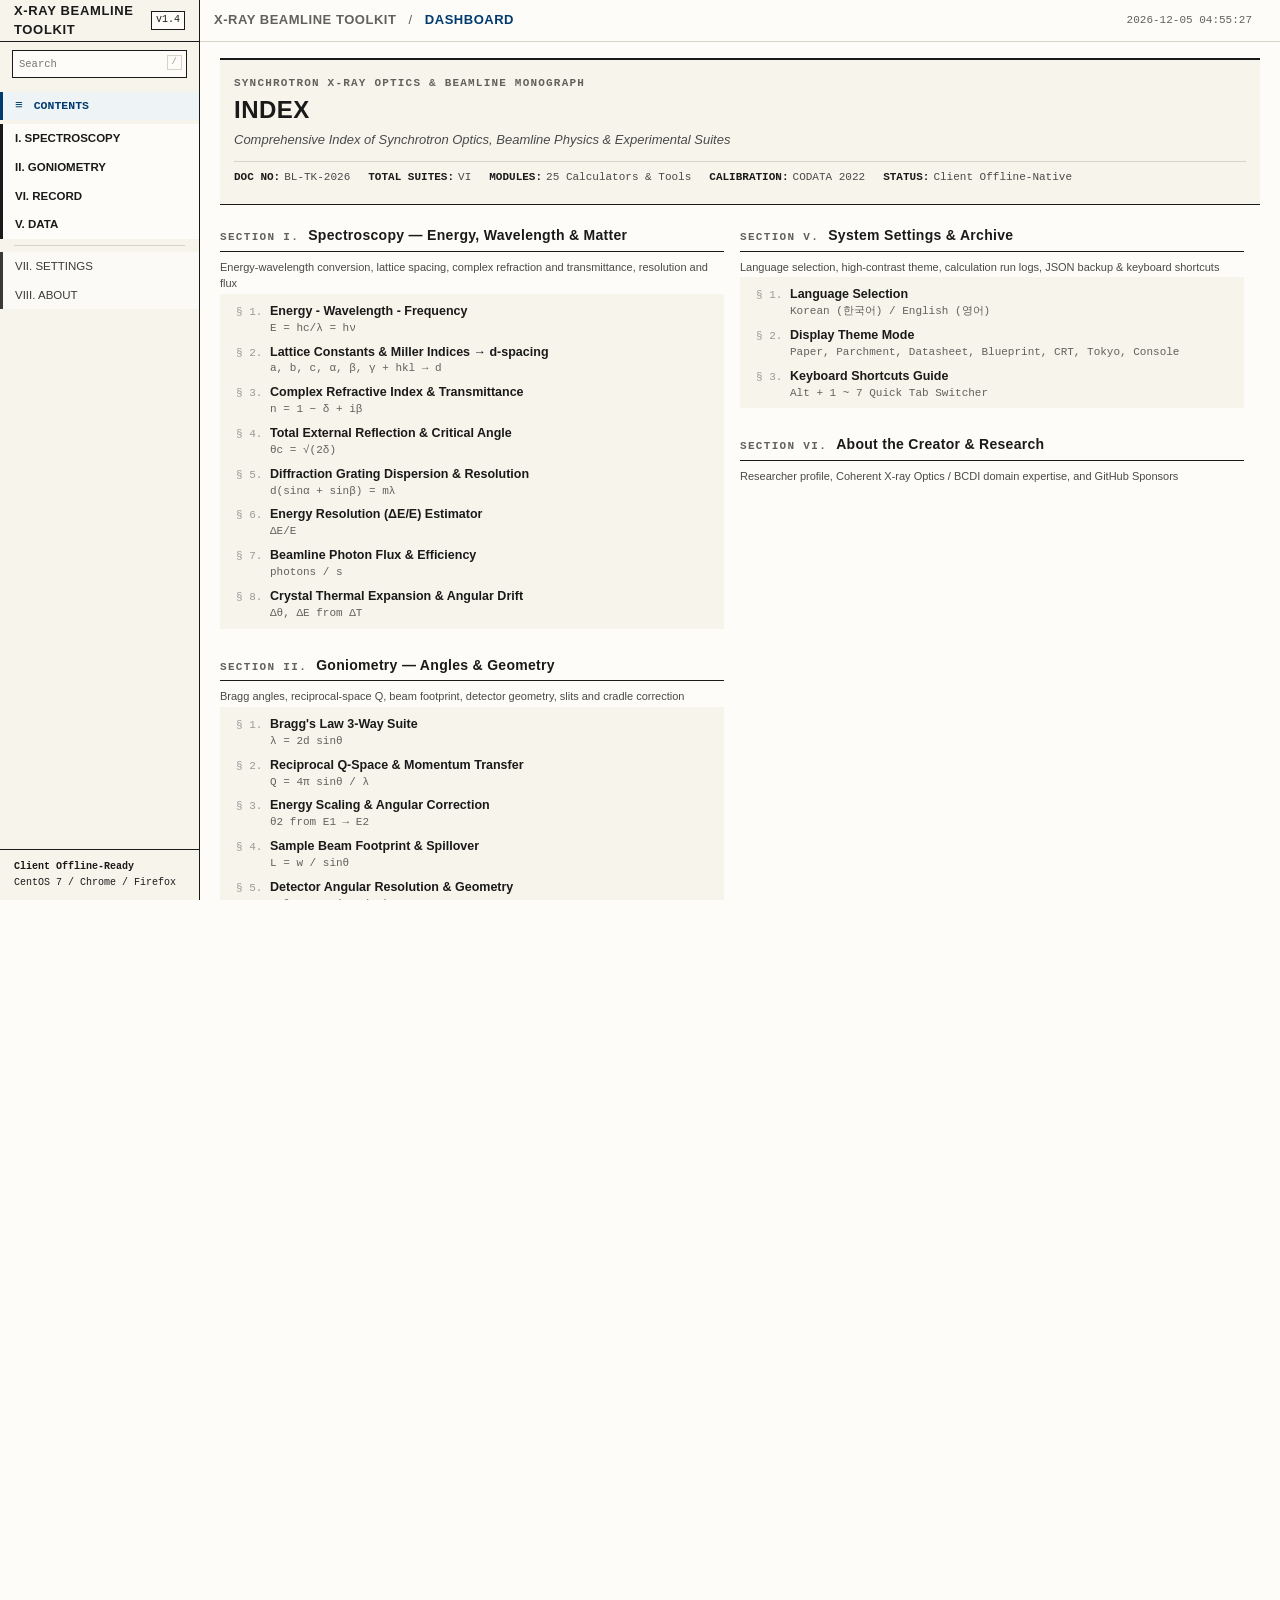
<file: en/index.html>
<!DOCTYPE html>
<!--
  GENERATED FILE — do not edit.

  Written by tools/build-en.js from index.html and the English half of
  js/i18n.js. Any edit here is lost on the next build. Change index.html
  or the translation table, then run:

      node tools/build-en.js
-->
<html lang="en">
<head>
  <meta name="google-site-verification" content="...">
  <meta charset="UTF-8">
  <meta name="viewport" content="width=device-width, initial-scale=1.0">
  <title>X-Ray Beamline Toolkit — Bragg Angle, d-spacing &amp; Synchrotron Calculators</title>
  <meta name="description" content="Offline calculators for synchrotron X-ray experiments: Bragg angle, energy-wavelength conversion, lattice d-spacing for all seven crystal systems, scattering vector Q, beam footprint, detector geometry, BCDI oversampling and XRR segment stitching.">
  <meta name="keywords" content="X-ray beamline calculator, Bragg angle calculator, d-spacing calculator, Q-space calculator, BCDI oversampling calculator, Eulerian cradle chi-phi correction, beam footprint calculator, XRR stitching, X-ray reflectivity, synchrotron">
  <meta name="author" content="Isaac Yong">
  <link rel="canonical" href="https://xray.ooguy.com/en/">

  <!-- Two pages, one per language, each authoritative for its own. The set is
       identical on both and every version lists every version, including
       itself, which is what makes the pair valid rather than a guess.
       x-default points at English: it is the version for a reader whose
       language is neither. -->
  <link rel="alternate" hreflang="ko" href="https://xray.ooguy.com/">
  <link rel="alternate" hreflang="en" href="https://xray.ooguy.com/en/">
  <link rel="alternate" hreflang="x-default" href="https://xray.ooguy.com/en/">

  <!-- Social preview -->
  <meta property="og:type" content="website">
  <meta property="og:site_name" content="X-Ray Beamline Toolkit">
  <meta property="og:title" content="X-Ray Beamline Toolkit — Synchrotron X-ray Calculators">
  <meta property="og:description" content="Bragg angle, d-spacing, Q-space, beam footprint, BCDI oversampling and XRR segment stitching for synchrotron beamline work. Runs fully offline, no account required.">
  <meta property="og:url" content="https://xray.ooguy.com/en/">
  <meta name="twitter:card" content="summary">

  <!-- Structured data: tells a crawler this is a research tool, not an article.
       Kept as literal markup so it is collected without running any script.

       The interface renders in Korean by default, so this block is also where
       each calculator states its English identity. A crawler gets the tool
       inventory — name, purpose, and the fragment that opens it — without the
       Korean UI having to carry English labels it does not need. -->
  <script type="application/ld+json">
  {
    "@context": "https://schema.org",
    "@graph": [
      {
        "@type": "WebSite",
        "@id": "https://xray.ooguy.com/en/#website",
        "name": "X-Ray Beamline Toolkit",
        "url": "https://xray.ooguy.com/en/",
        "inLanguage": ["ko", "en"]
      },
      {
        "@type": "WebApplication",
        "@id": "https://xray.ooguy.com/en/#app",
        "name": "X-Ray Beamline Toolkit",
        "alternateName": "X선 빔라인 툴킷",
        "url": "https://xray.ooguy.com/en/",
        "isPartOf": { "@id": "https://xray.ooguy.com/en/#website" },
        "applicationCategory": "EducationalApplication",
        "applicationSubCategory": "X-ray diffraction and synchrotron beamline calculators",
        "operatingSystem": "Any (browser-based, works offline)",
        "browserRequirements": "Runs in Firefox 60 ESR, Chrome 60 and later",
        "isAccessibleForFree": true,
        "offers": { "@type": "Offer", "price": "0", "priceCurrency": "USD" },
        "license": "https://opensource.org/licenses/MIT",
        "inLanguage": ["ko", "en"],
        "author": { "@type": "Person", "name": "Isaac Yong" },
        "description": "Synchrotron X-ray optics and beamline geometry calculators: Bragg angle, energy-wavelength conversion, lattice d-spacing from Miller indices for all seven crystal systems, reciprocal-space scattering vector Q, beam footprint, detector angular resolution, slit acceptance, BCDI oversampling, X-ray transmittance, and an XRR scan viewer that stitches overlapping segments.",
        "featureList": [
          "Bragg angle from photon energy and lattice plane spacing",
          "Energy, wavelength and frequency conversion",
          "Lattice d-spacing from lattice constants and Miller indices, all seven crystal systems",
          "Reciprocal-space scattering vector Q",
          "Complex refractive index and X-ray transmittance",
          "Total external reflection critical angle",
          "Beam footprint and spillover on the sample",
          "Detector angular resolution and slit acceptance",
          "Eulerian cradle chi-phi tilt correction",
          "BCDI coherent diffraction oversampling",
          "Two-column scan file viewer with linear and log axes",
          "XRR segment stitching from the overlap between scans",
          "Formatted beamtime logbook headers and timestamped event snippets"
        ]
      },
      {
        "@type": "ItemList",
        "@id": "https://xray.ooguy.com/en/#tools",
        "name": "Calculators in the X-Ray Beamline Toolkit",
        "itemListOrder": "https://schema.org/ItemListUnordered",
        "numberOfItems": 21,
        "itemListElement": [
          { "@type": "ListItem", "position": 1, "item": { "@type": "SoftwareApplication", "name": "X-ray Bragg Angle Calculator", "url": "https://xray.ooguy.com/en/#goniometry/card-optics-bragg", "applicationCategory": "EducationalApplication", "operatingSystem": "Web browser", "isAccessibleForFree": true, "description": "Solves the Bragg condition three ways: diffraction angle from photon energy and plane spacing, plane spacing from angle and energy, or energy from angle and spacing, and lists the reflections a cell gives at that energy." } },
          { "@type": "ListItem", "position": 2, "item": { "@type": "SoftwareApplication", "name": "X-ray Q-space Calculator", "url": "https://xray.ooguy.com/en/#goniometry/card-optics-qspace", "applicationCategory": "EducationalApplication", "operatingSystem": "Web browser", "isAccessibleForFree": true, "description": "Converts scattering angle and photon energy into the reciprocal-space momentum transfer Q, and back." } },
          { "@type": "ListItem", "position": 3, "item": { "@type": "SoftwareApplication", "name": "BCDI Oversampling Calculator", "url": "https://xray.ooguy.com/en/#goniometry/card-beamline-cdi", "applicationCategory": "EducationalApplication", "operatingSystem": "Web browser", "isAccessibleForFree": true, "description": "Checks the Nyquist oversampling ratio for Bragg coherent diffraction imaging from detector pixel size, sample size and distance, and reports whether the geometry samples the fringes finely enough to invert." } },
          { "@type": "ListItem", "position": 4, "item": { "@type": "SoftwareApplication", "name": "Eulerian Cradle Chi-Phi Correction", "url": "https://xray.ooguy.com/en/#goniometry/card-optics-euler", "applicationCategory": "EducationalApplication", "operatingSystem": "Web browser", "isAccessibleForFree": true, "description": "Corrects the phi rotation needed to hold a reflection when the chi cradle of a four-circle goniometer is tilted." } },
          { "@type": "ListItem", "position": 5, "item": { "@type": "SoftwareApplication", "name": "X-ray Beam Footprint Calculator", "url": "https://xray.ooguy.com/en/#goniometry/card-beamline-footprint", "applicationCategory": "EducationalApplication", "operatingSystem": "Web browser", "isAccessibleForFree": true, "description": "Length of the illuminated strip on the sample at grazing incidence, and whether the beam spills off the edge." } },
          { "@type": "ListItem", "position": 6, "item": { "@type": "SoftwareApplication", "name": "X-ray Detector Angular Resolution Calculator", "url": "https://xray.ooguy.com/en/#goniometry/card-beamline-detector", "applicationCategory": "EducationalApplication", "operatingSystem": "Web browser", "isAccessibleForFree": true, "description": "Angle subtended by one detector pixel at a given sample-to-detector distance, in mrad, degrees and arcsec." } },
          { "@type": "ListItem", "position": 7, "item": { "@type": "SoftwareApplication", "name": "X-ray Slit Acceptance Calculator", "url": "https://xray.ooguy.com/en/#goniometry/card-beamline-slit", "applicationCategory": "EducationalApplication", "operatingSystem": "Web browser", "isAccessibleForFree": true, "description": "Slit opening for a Gaussian beam: size at the slit from source size, divergence and distance, with 3-sigma and 4-sigma acceptance." } },
          { "@type": "ListItem", "position": 8, "item": { "@type": "SoftwareApplication", "name": "X-ray Energy Scaling and Angle Calculator", "url": "https://xray.ooguy.com/en/#goniometry/card-optics-scaling", "applicationCategory": "EducationalApplication", "operatingSystem": "Web browser", "isAccessibleForFree": true, "description": "Where a reflection moves when the photon energy changes, holding the same lattice plane." } },
          { "@type": "ListItem", "position": 9, "item": { "@type": "SoftwareApplication", "name": "X-ray Energy to Wavelength Converter", "url": "https://xray.ooguy.com/en/#spectroscopy/card-optics-energy", "applicationCategory": "EducationalApplication", "operatingSystem": "Web browser", "isAccessibleForFree": true, "description": "Photon energy, wavelength and frequency conversion using hc = 12398.41984 eV angstrom." } },
          { "@type": "ListItem", "position": 10, "item": { "@type": "SoftwareApplication", "name": "Lattice d-spacing Calculator from Miller Indices", "url": "https://xray.ooguy.com/en/#spectroscopy/card-lattice-dspacing", "applicationCategory": "EducationalApplication", "operatingSystem": "Web browser", "isAccessibleForFree": true, "description": "Plane spacing from the lattice constants and Miller indices through the reciprocal metric tensor, covering all seven crystal systems including triclinic and monoclinic." } },
          { "@type": "ListItem", "position": 11, "item": { "@type": "SoftwareApplication", "name": "X-ray Transmission and Refractive Index Calculator", "url": "https://xray.ooguy.com/en/#spectroscopy/card-optics-refraction", "applicationCategory": "EducationalApplication", "operatingSystem": "Web browser", "isAccessibleForFree": true, "description": "Complex refractive index n = 1 - delta + i beta, attenuation length and Beer-Lambert transmittance through a material." } },
          { "@type": "ListItem", "position": 12, "item": { "@type": "SoftwareApplication", "name": "X-ray Critical Angle Calculator", "url": "https://xray.ooguy.com/en/#spectroscopy/card-optics-reflection", "applicationCategory": "EducationalApplication", "operatingSystem": "Web browser", "isAccessibleForFree": true, "description": "Critical angle for total external reflection from the refractive index decrement." } },
          { "@type": "ListItem", "position": 13, "item": { "@type": "SoftwareApplication", "name": "X-ray Diffraction Grating Calculator", "url": "https://xray.ooguy.com/en/#spectroscopy/card-optics-grating", "applicationCategory": "EducationalApplication", "operatingSystem": "Web browser", "isAccessibleForFree": true, "description": "Grating equation and angular dispersion for soft X-ray and VUV monochromator gratings." } },
          { "@type": "ListItem", "position": 14, "item": { "@type": "SoftwareApplication", "name": "X-ray Energy Resolution Calculator", "url": "https://xray.ooguy.com/en/#spectroscopy/card-beamline-resolution", "applicationCategory": "EducationalApplication", "operatingSystem": "Web browser", "isAccessibleForFree": true, "description": "Monochromator energy resolution dE/E from the intrinsic Darwin width and the beam divergence." } },
          { "@type": "ListItem", "position": 15, "item": { "@type": "SoftwareApplication", "name": "Synchrotron Photon Flux Calculator", "url": "https://xray.ooguy.com/en/#spectroscopy/card-beamline-flux", "applicationCategory": "EducationalApplication", "operatingSystem": "Web browser", "isAccessibleForFree": true, "description": "Photons per second delivered to the sample from ring current and the transmission of the optics." } },
          { "@type": "ListItem", "position": 16, "item": { "@type": "SoftwareApplication", "name": "Crystal Thermal Drift Calculator", "url": "https://xray.ooguy.com/en/#spectroscopy/card-beamline-drift", "applicationCategory": "EducationalApplication", "operatingSystem": "Web browser", "isAccessibleForFree": true, "description": "Bragg angle and effective energy shift caused by thermal expansion of a monochromator crystal." } },
          { "@type": "ListItem", "position": 17, "item": { "@type": "SoftwareApplication", "name": "XRR Segment Stitching Tool", "url": "https://xray.ooguy.com/en/#data/card-data-stitch", "applicationCategory": "EducationalApplication", "operatingSystem": "Web browser", "isAccessibleForFree": true, "description": "Joins X-ray reflectivity scans measured through different absorbers into one curve, taking each segment's scale from the median ratio across the angular overlap, with manual override." } },
          { "@type": "ListItem", "position": 18, "item": { "@type": "SoftwareApplication", "name": "Scan File XY Plotter", "url": "https://xray.ooguy.com/en/#data/card-data-plot", "applicationCategory": "EducationalApplication", "operatingSystem": "Web browser", "isAccessibleForFree": true, "description": "Plots two-column scan data on a linear or logarithmic axis with normalisation and range cropping, entirely in the browser." } },
          { "@type": "ListItem", "position": 19, "item": { "@type": "SoftwareApplication", "name": "Scan File Reader", "url": "https://xray.ooguy.com/en/#data/card-data-load", "applicationCategory": "EducationalApplication", "operatingSystem": "Web browser", "isAccessibleForFree": true, "description": "Reads two-column txt, csv and dat scan files, detecting the delimiter and header and skipping instrument preambles such as Bruker RAW4 exports. Nothing is uploaded." } },
          { "@type": "ListItem", "position": 20, "item": { "@type": "SoftwareApplication", "name": "Beamtime Logbook Header Generator", "url": "https://xray.ooguy.com/en/#record/card-record-headers", "applicationCategory": "EducationalApplication", "operatingSystem": "Web browser", "isAccessibleForFree": true, "description": "Plain-text beamtime logbook headers to paste into an existing lab notebook." } },
          { "@type": "ListItem", "position": 21, "item": { "@type": "SoftwareApplication", "name": "Beamtime Event Snippets", "url": "https://xray.ooguy.com/en/#record/card-record-snippets", "applicationCategory": "EducationalApplication", "operatingSystem": "Web browser", "isAccessibleForFree": true, "description": "One-click timestamped entries for beam dump, sample mount, alignment and scan start." } }
        ]
      }
    ]
  }
  </script>

  <link rel="stylesheet" href="../style.css?v=1.9">
</head>
<body>

  <noscript>
    <div style="background:#fdfcf8; color:#1a1a1a; padding:16px; font-family:Georgia, serif; font-size:13px; line-height:1.7; border-bottom:1px solid #1a1a1a;">
      <strong>X-Ray Beamline Toolkit</strong> — calculators for synchrotron X-ray experiments.
      JavaScript is required to run them; the tools included are:
      <ul style="margin:8px 0 8px 18px;">
        <li><strong>Bragg angle</strong> — diffraction angle from photon energy and lattice plane spacing (&lambda; = 2d sin&theta;)</li>
        <li><strong>Energy, wavelength and frequency</strong> conversion (E = hc/&lambda;)</li>
        <li><strong>Lattice d-spacing</strong> from lattice constants and Miller indices (hkl), for all seven crystal systems</li>
        <li><strong>Scattering vector Q</strong> in reciprocal space (Q = 4&pi; sin&theta; / &lambda;)</li>
        <li><strong>Complex refractive index and transmittance</strong> (n = 1 &minus; &delta; + i&beta;)</li>
        <li><strong>Total external reflection critical angle</strong> (&theta;c = &radic;2&delta;)</li>
        <li><strong>Beam footprint</strong> and spillover on the sample, <strong>detector angular resolution</strong>, <strong>slit acceptance</strong></li>
        <li><strong>Eulerian cradle</strong> chi-phi correction and <strong>BCDI oversampling</strong> for coherent diffraction imaging</li>
        <li><strong>Photon flux</strong>, <strong>energy resolution</strong> and monochromator <strong>thermal drift</strong></li>
        <li><strong>Scan file viewer</strong> — two-column txt / csv on a linear or log axis, and <strong>XRR segment stitching</strong> across the overlap between scans</li>
      </ul>
      Enable JavaScript to use these calculators. Everything is computed inside your browser; nothing is uploaded.</div>
  </noscript>

  <!-- The visible interface is Korean, and the headings inside it are Korean.
       This states in English what the page is, once, for readers and crawlers
       that arrive without it. -->
  <h1 class="sr-only">
    X-Ray Beamline Toolkit — synchrotron X-ray calculators for Bragg angle, lattice
    d-spacing, Q-space, beam footprint, BCDI oversampling and XRR segment stitching
  </h1>

  <div id="app-layout">

    <!-- Fixed Left Sidebar -->
    <aside id="sidebar">
      <div class="sidebar-header">
        <span class="brand-title">X-RAY BEAMLINE TOOLKIT</span>
        <span class="brand-badge">v1.4</span>
      </div>

      <div class="sidebar-search">
        <input type="text" id="nav-search" class="sidebar-search-input mono" autocomplete="off" spellcheck="false"
               data-i18n-placeholder="search_ph" placeholder="Search" oninput="runNavSearch()">
        <span class="sidebar-search-key" aria-hidden="true">/</span>
      </div>

      <nav class="sidebar-nav">
        <!-- 0. Table of Contents / Index -->
        <a class="nav-item nav-item-index" data-route="dashboard" href="#dashboard">
          <span><span class="nav-index-icon">≡</span> <span data-i18n="nav_dashboard_index">CONTENTS</span></span>
        </a>

        <!-- 3 Core Major Suites -->
        <a class="nav-item nav-item-major active" data-route="spectroscopy" href="#spectroscopy">
          <span data-i18n="nav_spectroscopy">I. SPECTROSCOPY</span>
        </a>
        <a class="nav-item nav-item-major" data-route="goniometry" href="#goniometry">
          <span data-i18n="nav_goniometry">II. GONIOMETRY</span>
        </a>
        <a class="nav-item nav-item-major" data-route="record" href="#record">
          <span data-i18n="nav_record">III. RECORD</span>
        </a>
        <a class="nav-item nav-item-major" data-route="data" href="#data">
          <span data-i18n="nav_data">IV. DATA</span>
        </a>

        <!-- Divider Line between Main and Secondary -->
        <div class="sidebar-divider"></div>

        <!-- Secondary Utility Suites (De-emphasized) -->
        <a class="nav-item nav-item-minor" data-route="settings" href="#settings">
          <span data-i18n="nav_settings">V. SETTINGS</span>
        </a>
        <a class="nav-item nav-item-minor" data-route="about" href="#about">
          <span data-i18n="nav_about">VI. ABOUT</span>
        </a>
        <div class="nav-search-empty" id="nav-search-empty" data-i18n="search_empty" style="display:none;">No match</div>
      </nav>

      <div class="sidebar-footer">
        <div style="font-weight:700; color:var(--ink-primary); margin-bottom:2px;" data-i18n="sidebar_offline">Client Offline-Ready</div>
        <div>CentOS 7 / Chrome / Firefox</div>
      </div>
    </aside>

    <!-- Main View Wrapper -->
    <div id="main-wrapper">

      <!-- Top Masthead Header (Clean & Rock-Solid, Zero Shifting) -->
      <header id="top-header">
        <div class="header-brand-area">
          <div class="page-breadcrumb">
            <span class="breadcrumb-brand" style="color:var(--ink-muted);">X-RAY BEAMLINE TOOLKIT</span>
            <span class="breadcrumb-sep">/</span>
            <span id="breadcrumb-current">I. SPECTROSCOPY</span>
          </div>
        </div>

        <div class="header-right">
          <span id="header-live-time"></span>
        </div>
      </header>

      <!-- Dedicated Horizontal Tab Strip (Horizontally Scrollable) -->
      <nav id="top-tab-strip">
        <div class="tab-strip-scroll">
          <button class="tab-pill tab-pill-index" data-route="dashboard">
            <span class="tab-index-icon">≡</span> <span data-i18n="nav_dashboard_index">CONTENTS</span>
          </button>
          <button class="tab-pill tab-pill-major active" data-route="spectroscopy" data-i18n="nav_spectroscopy">I. SPECTROSCOPY</button>
          <button class="tab-pill tab-pill-major" data-route="goniometry" data-i18n="nav_goniometry">II. GONIOMETRY</button>
          <button class="tab-pill tab-pill-major" data-route="record" data-i18n="nav_record">III. RECORD</button>
          <button class="tab-pill tab-pill-major" data-route="data" data-i18n="nav_data">IV. DATA</button>
          <span class="tab-divider" aria-hidden="true"></span>
          <button class="tab-pill tab-pill-minor" data-route="settings" data-i18n="nav_settings">V. SETTINGS</button>
          <button class="tab-pill tab-pill-minor" data-route="about" data-i18n="nav_about">VI. ABOUT</button>
        </div>
      </nav>

      <!-- Scrollable Content View -->
      <main id="content-area">

        <!-- =================================================================
             0b. CALCULATE VIEW — grouped physics workspace hub
             ================================================================= -->
        <section id="view-spectroscopy" class="view-section active">
          <div class="section-banner">
            <div class="banner-info">
              <h2 data-i18n="b_spec_title">SPECTROSCOPY — Energy, Wavelength &amp; Matter</h2>
              <p data-i18n="b_spec_desc">Photon energy and wavelength, lattice spacing, transmittance and resolution</p>
            </div>
          </div>

          <div class="flex-row">

            <div class="col-6 col-lg-4">
              <div class="card" id="card-optics-energy">
                <div class="card-header">
                  <span class="card-title" data-i18n="opt_t1_title">§ 1. Energy - Wavelength - Frequency Conversion</span>
                  <span class="card-tag"><i class="formula">E = hc/λ = hν</i></span>
                </div>
                <div class="card-body">
                  <div class="flex-row">
                    <div class="col-6">
                      <div class="form-group">
                        <label class="form-label"><span data-i18n="lbl_energy">Energy</span> <span class="unit">(keV)</span></label>
                        <input type="number" id="optics-conv-kev" class="form-control mono" value="10.000" oninput="calcEnergyConverter('kev')" min="0.001" max="1000" step="any">
                      </div>
                    </div>
                    <div class="col-6">
                      <div class="form-group">
                        <label class="form-label"><span data-i18n="lbl_wavelength">Wavelength</span> <span class="unit">(nm)</span></label>
                        <input type="number" id="optics-conv-nm" class="form-control mono" value="0.12398" oninput="calcEnergyConverter('nm')" min="0.0012" max="1250" step="any">
                      </div>
                    </div>
                    <div class="col-12">
                      <div class="form-group">
                        <label class="form-label"><span data-i18n="lbl_frequency">Frequency</span> <span class="unit">(Hz)</span></label>
                        <input type="number" id="optics-conv-hz" class="form-control mono" value="2.4179e+18" oninput="calcEnergyConverter('hz')" min="2.4e14" max="2.5e20" step="any">
                      </div>
                    </div>
                  </div>

                  <div class="result-box highlight">
                    <div class="result-label" data-i18n="opt_t1_res_label">Equivalent Physical Quantities</div>
                    <div id="optics-conv-summary" class="result-value primary">10.0000 keV ⟷ 0.12398 nm ⟷ 2.418 × 10<sup>18</sup> Hz</div>
                  </div>
                </div>
              </div>
            </div>

            <div class="col-12 col-lg-8">
              <div class="card" id="card-lattice-dspacing">
                <div class="card-header">
                  <span class="card-title" data-i18n="lat_title">§ 2. Lattice Constants &amp; Miller Indices → d-spacing</span>
                  <span class="card-tag"><i class="formula">1/d² = h·G*·h</i></span>
                </div>
                <div class="card-body">
                  <div class="preset-row" id="lattice-presets"></div>

                  <!-- Crystal System Selector -->
                  <div class="form-group">
                    <label class="form-label" data-i18n="lat_system">Crystal System</label>
                    <select id="lat-system" class="form-control" onchange="applyLatticeSystem()">
                      <option value="cubic">Cubic (a = b = c, 90°)</option>
                      <option value="tetragonal">Tetragonal (a = b ≠ c, 90°)</option>
                      <option value="orthorhombic">Orthorhombic (a ≠ b ≠ c, 90°)</option>
                      <option value="hexagonal">Hexagonal / Trigonal (γ = 120°)</option>
                      <option value="rhombohedral">Rhombohedral (a = b = c, α = β = γ)</option>
                      <option value="monoclinic">Monoclinic (β ≠ 90°)</option>
                      <option value="triclinic">Triclinic (general)</option>
                    </select>
                  </div>

                  <!-- 3x3 Lattice Parameters & Miller Indices Grid -->
                  <div class="flex-row">
                    <div class="col-4">
                      <div class="form-group">
                        <label class="form-label">h</label>
                        <input type="number" id="lat-h" class="form-control mono" value="1" oninput="calcLattice()" min="-99" max="99" step="1">
                      </div>
                    </div>
                    <div class="col-4">
                      <div class="form-group">
                        <label class="form-label">k</label>
                        <input type="number" id="lat-k" class="form-control mono" value="1" oninput="calcLattice()" min="-99" max="99" step="1">
                      </div>
                    </div>
                    <div class="col-4">
                      <div class="form-group">
                        <label class="form-label">l</label>
                        <input type="number" id="lat-l" class="form-control mono" value="1" oninput="calcLattice()" min="-99" max="99" step="1">
                      </div>
                    </div>

                    <div class="col-4">
                      <div class="form-group">
                        <label class="form-label">a <span class="unit">(Å)</span></label>
                        <input type="number" id="lat-a" class="form-control mono" value="5.43102" oninput="calcLattice()" min="0.1" max="1000" step="any">
                      </div>
                    </div>
                    <div class="col-4">
                      <div class="form-group">
                        <label class="form-label">b <span class="unit">(Å)</span></label>
                        <input type="number" id="lat-b" class="form-control mono" value="5.43102" oninput="calcLattice()" min="0.1" max="1000" step="any">
                      </div>
                    </div>
                    <div class="col-4">
                      <div class="form-group">
                        <label class="form-label">c <span class="unit">(Å)</span></label>
                        <input type="number" id="lat-c" class="form-control mono" value="5.43102" oninput="calcLattice()" min="0.1" max="1000" step="any">
                      </div>
                    </div>

                    <div class="col-4">
                      <div class="form-group">
                        <label class="form-label">α <span class="unit">(°)</span></label>
                        <input type="number" id="lat-alpha" class="form-control mono" value="90" oninput="calcLattice()" min="1" max="179" step="0.1">
                      </div>
                    </div>
                    <div class="col-4">
                      <div class="form-group">
                        <label class="form-label">β <span class="unit">(°)</span></label>
                        <input type="number" id="lat-beta" class="form-control mono" value="90" oninput="calcLattice()" min="1" max="179" step="0.1">
                      </div>
                    </div>
                    <div class="col-4">
                      <div class="form-group">
                        <label class="form-label">γ <span class="unit">(°)</span></label>
                        <input type="number" id="lat-gamma" class="form-control mono" value="90" oninput="calcLattice()" min="1" max="179" step="0.1">
                      </div>
                    </div>
                  </div>

                  <div class="form-group">
                    <label class="form-label" data-i18n="lat_centering">Lattice centring</label>
                    <select id="lat-centering" class="form-control" onchange="calcLattice()">
                      <option value="P">P — Primitive</option>
                      <option value="F">F — Face-centred</option>
                      <option value="I">I — Body-centred</option>
                      <option value="A">A — Base-centred (bc)</option>
                      <option value="B">B — Base-centred (ac)</option>
                      <option value="C">C — Base-centred (ab)</option>
                      <option value="R">R — Rhombohedral (obverse)</option>
                      <option value="diamond" selected>Diamond / Fd-3m (Si, Ge, C)</option>
                    </select>
                  </div>

                  <div class="form-group">
                    <label class="form-label" data-i18n="lat_energy">Energy for the Bragg angle</label>
                    <input type="number" id="lat-energy" class="form-control mono" value="10" oninput="calcLattice()" min="0.1" max="1000" step="any">
                  </div>

                  <div class="result-box">
                    <div class="result-grid">
                      <div class="result-item">
                        <div class="result-label" data-i18n="lat_r_d">Plane spacing d</div>
                        <div id="lat-res-d" class="result-value primary">-</div>
                      </div>
                      <div class="result-item">
                        <div class="result-label" data-i18n="lat_r_q">Scattering vector |Q| = 2π/d</div>
                        <div id="lat-res-q" class="result-value">-</div>
                      </div>
                      <div class="result-item">
                        <div class="result-label" data-i18n="lat_r_theta">Bragg angle θ (2θ)</div>
                        <div id="lat-res-theta" class="result-value primary">-</div>
                      </div>
                      <div class="result-item">
                        <div class="result-label" data-i18n="lat_r_vol">Unit cell volume V</div>
                        <div id="lat-res-vol" class="result-value">-</div>
                      </div>
                    </div>
                    <div class="result-note mono" id="lat-res-note"></div>
                  </div>

                  <!-- Which reflections this lattice actually gives at this energy -->
                  <div class="refl-block">
                    <button type="button" class="refl-toggle" id="lat-refl-toggle" onclick="toggleReflections()" aria-expanded="false" aria-controls="lat-refl-panel">
                      <span class="refl-caret" id="lat-refl-caret">&#9656;</span>
                      <span class="refl-title" data-i18n="lat_refl_title">Reflections reachable at this energy</span>
                      <span class="refl-count" id="lat-refl-count"></span>
                    </button>
                    <div class="refl-panel" id="lat-refl-panel" style="display:none;">
                    <table class="lab-table refl-table">
                      <thead>
                        <tr>
                          <th data-i18n="lat_refl_hkl">h k l</th>
                          <th class="dt-val" data-i18n="lat_refl_d">d (Å)</th>
                          <th class="dt-val" data-i18n="lat_refl_tth">2θ (°)</th>
                          <th class="dt-val" data-i18n="lat_refl_q">|Q| (Å⁻¹)</th>
                        </tr>
                      </thead>
                      <tbody id="lat-refl-body"></tbody>
                    </table>
                    <div class="refl-note" id="lat-refl-note"></div>
                    </div>
                  </div>
                </div>
              </div>
            </div>

            <div class="col-6 col-lg-4">
              <div class="card" id="card-optics-refraction">
                <div class="card-header">
                  <span class="card-title" data-i18n-html="opt_t4_title">§ 3. Refractive Index & X-ray Transmittance (<i class="formula">n = 1 - δ + iβ</i>)</span>
                  <span class="card-tag">Beer-Lambert Attenuation</span>
                </div>
                <div class="card-body">
                  <div class="flex-row">
                    <div class="col-12">
                      <div class="form-group">
                        <label class="form-label"><span data-i18n="lbl_select_mat">Select Material (Materials DB)</span></label>
                        <select id="refract-mat" class="form-control" onchange="calcRefractive()"></select>
                      </div>
                    </div>
                    <div class="col-6">
                      <div class="form-group">
                        <label class="form-label"><span data-i18n="lbl_thickness">Sample Thickness</span> <span class="unit">(μm)</span></label>
                        <input type="number" id="refract-thick" class="form-control mono" value="50" oninput="calcRefractive()" min="0.01" max="100000" step="any">
                      </div>
                    </div>
                    <div class="col-6">
                      <div class="form-group">
                        <label class="form-label"><span data-i18n="lbl_photon_energy">Photon Energy</span> <span class="unit">(keV)</span></label>
                        <input type="number" id="refract-energy" class="form-control mono" value="10.0" oninput="calcRefractive()" min="0.1" max="100" step="any">
                      </div>
                    </div>
                  </div>

                  <div class="result-box">
                    <div class="result-grid">
                      <div class="result-item">
                        <div class="result-label" data-i18n="res_trans">Beam Transmittance</div>
                        <div id="refract-res-trans" class="result-value primary">-</div>
                      </div>
                      <div class="result-item">
                        <div class="result-label" data-i18n-html="res_atten_len">Attenuation Length (1/<i class="formula">e</i>)</div>
                        <div id="refract-res-atten-len" class="result-value">-</div>
                      </div>
                      <div class="result-item">
                        <div class="result-label" data-i18n-html="res_crit_ang">Critical Angle <i class="formula">θ</i><sub>c</sub></div>
                        <div id="refract-res-crit" class="result-value">-</div>
                      </div>
                    </div>
                    <div class="result-formula">
                      <span data-i18n="res_refract_delta_term">Refractive decrement</span> <i class="formula">δ</i> = <span id="refract-res-delta">-</span>, <span data-i18n="res_refract_beta_term">Absorption term</span> <i class="formula">β</i> = <span id="refract-res-beta">-</span>
                    </div>
                  </div>
                </div>
              </div>
            </div>

            <div class="col-6 col-lg-4">
              <div class="card" id="card-optics-reflection">
                <div class="card-header">
                  <span class="card-title" data-i18n="opt_t7_title">§ 4. Total External Reflection</span>
                  <span class="card-tag"><i class="formula">θ<sub>c</sub> = √(2δ)</i></span>
                </div>
                <div class="card-body">
                  <div class="flex-row">
                    <div class="col-4">
                      <div class="form-group">
                        <label class="form-label"><span data-i18n-html="lbl_density">Density <i class="formula">ρ</i></span> <span class="unit">(g/cm<sup>3</sup>)</span></label>
                        <input type="number" id="crit-density" class="form-control mono" value="19.32" oninput="calcCriticalAngle()" min="0.01" max="30" step="any">
                      </div>
                    </div>
                    <div class="col-4">
                      <div class="form-group">
                        <label class="form-label"><span data-i18n="lbl_energy">Energy</span> <span class="unit">(keV)</span></label>
                        <input type="number" id="crit-energy" class="form-control mono" value="10.0" oninput="calcCriticalAngle()" min="0.1" max="100" step="any">
                      </div>
                    </div>
                    <div class="col-4">
                      <div class="form-group">
                        <label class="form-label"><span data-i18n-html="lbl_z_over_a"><i class="formula">Z/A</i> Ratio</span></label>
                        <input type="number" id="crit-z-over-a" class="form-control mono" value="0.401" oninput="calcCriticalAngle()" min="0.2" max="1" step="any">
                      </div>
                    </div>
                  </div>

                  <div class="result-box">
                    <div class="result-grid">
                      <div class="result-item">
                        <div class="result-label" data-i18n-html="res_crit_deg">Critical Angle <i class="formula">θ</i><sub>c</sub> (°)</div>
                        <div id="crit-res-deg" class="result-value primary">-</div>
                      </div>
                      <div class="result-item">
                        <div class="result-label" data-i18n-html="res_crit_mrad">Critical Angle <i class="formula">θ</i><sub>c</sub> (mrad)</div>
                        <div id="crit-res-mrad" class="result-value">-</div>
                      </div>
                      <div class="result-item">
                        <div class="result-label" data-i18n-html="res_crit_qc">Critical Momentum <i class="formula">Q</i><sub>c</sub></div>
                        <div id="crit-res-qc" class="result-value">-</div>
                      </div>
                    </div>
                    <div class="result-formula">
                      <i class="formula">δ</i> = <span id="crit-res-delta">-</span>
                    </div>
                  </div>
                </div>
              </div>
            </div>

            <div class="col-6 col-lg-4">
              <div class="card" id="card-optics-grating">
                <div class="card-header">
                  <span class="card-title" data-i18n="opt_t3_title">§ 5. Diffraction Grating</span>
                  <span class="card-tag"><i class="formula">mλ = d(sin α + sin β)</i></span>
                </div>
                <div class="card-body">
                  <div class="flex-row">
                    <div class="col-6">
                      <div class="form-group">
                        <label class="form-label"><span data-i18n="lbl_grating_lines">Groove Density</span> <span class="unit">(mm<sup>-1</sup>)</span></label>
                        <input type="number" id="grating-lines" class="form-control mono" value="1200" oninput="calcGrating()" min="1" max="20000" step="any">
                      </div>
                    </div>
                    <div class="col-6">
                      <div class="form-group">
                        <label class="form-label"><span data-i18n="lbl_photon_energy">Photon Energy</span> <span class="unit">(keV)</span></label>
                        <input type="number" id="grating-energy" class="form-control mono" value="0.5" oninput="calcGrating()" min="0.01" max="100" step="any">
                      </div>
                    </div>
                    <div class="col-6">
                      <div class="form-group">
                        <label class="form-label"><span data-i18n-html="lbl_alpha">Incident Angle <i class="formula">α</i></span> <span class="unit">(°)</span></label>
                        <input type="number" id="grating-alpha" class="form-control mono" value="2.0" oninput="calcGrating()" min="-89.9" max="89.9" step="0.1">
                      </div>
                    </div>
                    <div class="col-6">
                      <div class="form-group">
                        <label class="form-label"><span data-i18n-html="lbl_order">Diffraction Order <i class="formula">m</i></span></label>
                        <input type="number" id="grating-order" class="form-control mono" value="1" oninput="calcGrating()" min="-10" max="10" step="1">
                      </div>
                    </div>
                  </div>

                  <div class="result-box">
                    <div class="result-grid">
                      <div class="result-item">
                        <div class="result-label" data-i18n-html="res_beta">Diffracted Angle <i class="formula">β</i></div>
                        <div id="grating-res-beta" class="result-value primary">-</div>
                      </div>
                      <div class="result-item">
                        <div class="result-label" data-i18n-html="res_dispersion">Angular Dispersion (<i class="formula">dβ/dλ</i>)</div>
                        <div id="grating-res-disp" class="result-value">-</div>
                      </div>
                      <div class="result-item">
                        <div class="result-label" data-i18n-html="res_lambda">Wavelength <i class="formula">λ</i></div>
                        <div id="grating-res-lambda" class="result-value">-</div>
                      </div>
                    </div>
                  </div>
                </div>
              </div>
            </div>

            <div class="col-6 col-lg-4">
              <div class="card" id="card-beamline-resolution">
                <div class="card-header">
                  <span class="card-title" data-i18n="beam_t3_title">§ 6. Energy Resolution (ΔE/E)</span>
                  <span class="card-tag">Monochromator Intrinsic</span>
                </div>
                <div class="card-body">
                  <div class="flex-row">
                    <div class="col-6">
                      <div class="form-group">
                        <label class="form-label"><span data-i18n="lbl_mono_cryst">Monochromator Crystal</span></label>
                        <select id="res-crystal" class="form-control" onchange="calcEnergyResolution()">
                          <option value="si111">Si(111) — ΔE/E ~ 1.3 × 10<sup>-4</sup></option>
                          <option value="si311">Si(311) — ΔE/E ~ 2.8 × 10<sup>-5</sup> (high resolution)</option>
                          <option value="ge111">Ge(111) — ΔE/E ~ 3.2 × 10<sup>-4</sup></option>
                        </select>
                      </div>
                    </div>
                    <div class="col-6">
                      <div class="form-group">
                        <label class="form-label"><span data-i18n="lbl_energy">Energy</span> <span class="unit">(keV)</span></label>
                        <input type="number" id="res-energy" class="form-control mono" value="10.0" oninput="calcEnergyResolution()" min="0.1" max="100" step="any">
                      </div>
                    </div>
                    <div class="col-12">
                      <div class="form-group">
                        <label class="form-label"><span data-i18n="lbl_beam_div">Vertical Beam Divergence</span> <span class="unit">(μrad)</span></label>
                        <input type="number" id="res-div" class="form-control mono" value="15" oninput="calcEnergyResolution()" min="0" max="10000" step="any">
                      </div>
                    </div>
                  </div>

                  <div class="result-box">
                    <div class="result-grid">
                      <div class="result-item">
                        <div class="result-label" data-i18n-html="res_delta_e">Total Bandwidth (<i class="formula">ΔE</i>)</div>
                        <div id="res-res-delta-e" class="result-value primary">-</div>
                      </div>
                      <div class="result-item">
                        <div class="result-label" data-i18n-html="res_de_over_e">Energy Resolution (<i class="formula">ΔE/E</i>)</div>
                        <div id="res-res-de-over-e" class="result-value">-</div>
                      </div>
                      <div class="result-item">
                        <div class="result-label" data-i18n="res_mono_th">Bragg Angle</div>
                        <div id="res-res-theta" class="result-value">-</div>
                      </div>
                    </div>
                  </div>
                </div>
              </div>
            </div>

            <div class="col-6 col-lg-4">
              <div class="card" id="card-beamline-flux">
                <div class="card-header">
                  <span class="card-title" data-i18n="beam_t2_title">§ 7. Beamline Photon Flux</span>
                  <span class="card-tag">Delivered Flux</span>
                </div>
                <div class="card-body">
                  <div class="flex-row">
                    <div class="col-6">
                      <div class="form-group">
                        <label class="form-label"><span data-i18n="lbl_ring_current">Storage Ring Current</span> <span class="unit">(mA)</span></label>
                        <input type="number" id="flux-current" class="form-control mono" value="300" oninput="calcBeamFlux()" min="0" max="1000" step="any">
                      </div>
                    </div>
                    <div class="col-6">
                      <div class="form-group">
                        <label class="form-label"><span data-i18n="lbl_source_flux">Source Base Flux</span> <span class="unit">(ph·s<sup>-1</sup>·mA<sup>-1</sup>)</span></label>
                        <input type="number" id="flux-source-base" class="form-control mono" value="1.0e11" oninput="calcBeamFlux()" min="0" max="100000000000000000000" step="any">
                      </div>
                    </div>
                    <div class="col-4">
                      <div class="form-group">
                        <label class="form-label"><span data-i18n="lbl_mono_eff">Monochromator Efficiency</span> <span class="unit">(%)</span></label>
                        <input type="number" id="flux-mono-eff" class="form-control mono" value="65" oninput="calcBeamFlux()" min="0" max="100" step="any">
                      </div>
                    </div>
                    <div class="col-4">
                      <div class="form-group">
                        <label class="form-label"><span data-i18n="lbl_mirror_eff">Mirror Reflectivity</span> <span class="unit">(%)</span></label>
                        <input type="number" id="flux-mirror-eff" class="form-control mono" value="80" oninput="calcBeamFlux()" min="0" max="100" step="any">
                      </div>
                    </div>
                    <div class="col-4">
                      <div class="form-group">
                        <label class="form-label"><span data-i18n="lbl_win_trans">Window Transmittance</span> <span class="unit">(%)</span></label>
                        <input type="number" id="flux-window-trans" class="form-control mono" value="90" oninput="calcBeamFlux()" min="0" max="100" step="any">
                      </div>
                    </div>
                  </div>

                  <div class="result-box">
                    <div class="result-grid">
                      <div class="result-item">
                        <div class="result-label" data-i18n="res_deliv_flux">Delivered Photon Flux</div>
                        <div id="flux-res-total" class="result-value primary">-</div>
                      </div>
                      <div class="result-item">
                        <div class="result-label" data-i18n="res_tot_eff">Total Optical Efficiency</div>
                        <div id="flux-res-eff" class="result-value">-</div>
                      </div>
                    </div>
                  </div>
                </div>
              </div>
            </div>

            <div class="col-6 col-lg-4">
              <div class="card" id="card-beamline-drift">
                <div class="card-header">
                  <span class="card-title" data-i18n="beam_t7_title">§ 8. Crystal Thermal Drift (Angle &amp; Energy Shift)</span>
                  <span class="card-tag"><i class="formula">Δθ = -α ΔT tan θ</i></span>
                </div>
                <div class="card-body">
                  <div class="flex-row">
                    <div class="col-12">
                      <div class="form-group">
                        <label class="form-label"><span data-i18n="lbl_therm_mat">Monochromator Material</span></label>
                        <select id="therm-mat" class="form-control" onchange="calcThermalShift()">
                          <option value="si">Silicon (α = 2.6 × 10<sup>-6</sup> K<sup>-1</sup>)</option>
                          <option value="diamond">Diamond (α = 1.0 × 10<sup>-6</sup> K<sup>-1</sup>)</option>
                          <option value="ge">Germanium (α = 5.9 × 10<sup>-6</sup> K<sup>-1</sup>)</option>
                        </select>
                      </div>
                    </div>
                    <div class="col-6">
                      <div class="form-group">
                        <label class="form-label"><span data-i18n-html="lbl_temp_change">Temperature Change <i class="formula">ΔT</i></span> <span class="unit">(K / °C)</span></label>
                        <input type="number" id="therm-temp" class="form-control mono" value="0.5" oninput="calcThermalShift()" min="-300" max="300" step="any">
                      </div>
                    </div>
                    <div class="col-6">
                      <div class="form-group">
                        <label class="form-label"><span data-i18n="lbl_op_energy">Operating Energy</span> <span class="unit">(keV)</span></label>
                        <input type="number" id="therm-energy" class="form-control mono" value="10.0" oninput="calcThermalShift()" min="0.1" max="100" step="any">
                      </div>
                    </div>
                  </div>

                  <div class="result-box">
                    <div class="result-grid">
                      <div class="result-item">
                        <div class="result-label" data-i18n-html="res_th_shift">Bragg Angle Drift (<i class="formula">Δθ</i>)</div>
                        <div id="therm-res-urad" class="result-value primary">-</div>
                      </div>
                      <div class="result-item">
                        <div class="result-label" data-i18n-html="res_e_shift">Effective Energy Shift (<i class="formula">ΔE</i>)</div>
                        <div id="therm-res-de" class="result-value">-</div>
                      </div>
                    </div>
                  </div>
                </div>
              </div>
            </div>


          </div>
        </section>


        <section id="view-goniometry" class="view-section">
          <div class="section-banner">
            <div class="banner-info">
              <h2 data-i18n="b_gonio_title">GONIOMETRY — Angles &amp; Geometry</h2>
              <p data-i18n="b_gonio_desc">Bragg angles, reciprocal-space Q, beam footprint and detector geometry</p>
            </div>
          </div>

          <div class="flex-row">

            <div class="col-6 col-lg-8">
              <div class="card" id="card-optics-bragg">
                <div class="card-header">
                  <span class="card-title" data-i18n="opt_t2_title">§ 1. Bragg's Law (3-Way Suite)</span>
                  <span class="card-tag"><i class="formula">λ = 2d sin θ ⇔ E = hc / (2d sin θ)</i></span>
                </div>
                <div class="card-body">
                  <!-- Preset Buttons Bar -->
                  <div class="form-group" style="margin-bottom:10px;">
                    <label class="form-label" data-i18n="lbl_presets">Common Crystal Reflection Presets</label>
                    <div id="bragg-presets" class="preset-bar"></div>
                  </div>

                  <!-- Row 1: d + tth -> Energy -->
                  <div class="bragg-calc-row">
                    <div style="font-weight:700; font-size:11px; margin-bottom:5px; color:var(--ink-primary);">
                      <span class="badge" style="margin-right:4px;">1</span> <span data-i18n="bragg_solve_d">d-spacing d — given 2θ, E</span>
                    </div>
                    <div class="flex-row">
                      <div class="col-4">
                        <div class="result-box" style="margin-top:0; padding:6px 8px;">
                          <div class="result-label" data-i18n="res_calc_d" style="font-size:10px;">Calculated d-spacing (d)</div>
                          <div id="bragg-r2-res-d" class="result-value primary" style="font-size:13px; line-height:1.2;">3.1356 Å</div>
                          <div id="bragg-r2-res-sub" style="font-size:10px; color:var(--ink-secondary); margin-top:2px; white-space:nowrap; overflow:hidden; text-overflow:ellipsis;">θ = 11.403° | Q = 2.0038 Å⁻¹</div>
                        </div>
                      </div>
                      <div class="col-4">
                        <div class="form-group" style="margin-bottom:6px;">
                          <label class="form-label"><span data-i18n="lbl_tth">Diffraction Angle 2θ</span> <span class="unit">(°)</span></label>
                          <input type="number" id="bragg-r2-tth" class="form-control mono" value="22.806" oninput="calcBraggRow2()" min="0.1" max="179.9" step="0.1">
                        </div>
                      </div>
                      <div class="col-4">
                        <div class="form-group" style="margin-bottom:6px;">
                          <label class="form-label"><span data-i18n="lbl_inc_energy">Incident Energy</span> <span class="unit">(keV)</span></label>
                          <input type="number" id="bragg-r2-e" class="form-control mono" value="10.000" oninput="calcBraggRow2()" min="0.1" max="1000" step="any">
                        </div>
                      </div>
                    </div>
                  </div>

                  <div class="bragg-calc-row">
                    <div style="font-weight:700; font-size:11px; margin-bottom:5px; color:var(--ink-primary);">
                      <span class="badge" style="margin-right:4px;">2</span> <span data-i18n="bragg_solve_angle">Diffraction angle 2θ — given d, E</span>
                    </div>
                    <div class="flex-row">
                      <div class="col-4">
                        <div class="result-box" style="margin-top:0; padding:6px 8px;">
                          <div class="result-label" data-i18n="res_calc_tth" style="font-size:10px;">Calculated Angle 2θ</div>
                          <div id="bragg-r3-res-tth" class="result-value primary" style="font-size:13px; line-height:1.2;">2θ = 22.806°</div>
                          <div id="bragg-r3-res-sub" style="font-size:10px; color:var(--ink-secondary); margin-top:2px; white-space:nowrap; overflow:hidden; text-overflow:ellipsis;">θ = 11.403° | Q = 2.0038 Å⁻¹</div>
                        </div>
                      </div>
                      <div class="col-4">
                        <div class="form-group" style="margin-bottom:6px;">
                          <label class="form-label"><span data-i18n="lbl_dspacing">Lattice d-spacing d</span> <span class="unit">(Å)</span></label>
                          <input type="number" id="bragg-r3-d" class="form-control mono" value="3.1356" oninput="calcBraggRow3()" min="0.01" max="1000" step="any">
                        </div>
                      </div>
                      <div class="col-4">
                        <div class="form-group" style="margin-bottom:6px;">
                          <label class="form-label"><span data-i18n="lbl_inc_energy">Incident Energy</span> <span class="unit">(keV)</span></label>
                          <input type="number" id="bragg-r3-e" class="form-control mono" value="10.000" oninput="calcBraggRow3()" min="0.1" max="1000" step="any">
                        </div>
                      </div>
                    </div>
                  </div>

                  <div class="bragg-calc-row" style="margin-bottom:0;">
                    <div style="font-weight:700; font-size:11px; margin-bottom:5px; color:var(--ink-primary);">
                      <span class="badge" style="margin-right:4px;">3</span> <span data-i18n="bragg_solve_energy">Energy E — given d, 2θ</span>
                    </div>
                    <div class="flex-row">
                      <div class="col-4">
                        <div class="result-box" style="margin-top:0; padding:6px 8px;">
                          <div class="result-label" data-i18n="res_calc_energy" style="font-size:10px;">Calculated Energy (E)</div>
                          <div id="bragg-r1-res-e" class="result-value primary" style="font-size:13px; line-height:1.2;">10.000 keV</div>
                          <div id="bragg-r1-res-sub" style="font-size:10px; color:var(--ink-secondary); margin-top:2px; white-space:nowrap; overflow:hidden; text-overflow:ellipsis;">θ = 11.403° | λ = 0.12398 nm</div>
                        </div>
                      </div>
                      <div class="col-4">
                        <div class="form-group" style="margin-bottom:6px;">
                          <label class="form-label"><span data-i18n="lbl_dspacing">Lattice d-spacing d</span> <span class="unit">(Å)</span></label>
                          <input type="number" id="bragg-r1-d" class="form-control mono" value="3.1356" oninput="calcBraggRow1()" min="0.01" max="1000" step="any">
                        </div>
                      </div>
                      <div class="col-4">
                        <div class="form-group" style="margin-bottom:6px;">
                          <label class="form-label"><span data-i18n="lbl_tth">Diffraction Angle 2θ</span> <span class="unit">(°)</span></label>
                          <input type="number" id="bragg-r1-tth" class="form-control mono" value="22.806" oninput="calcBraggRow1()" min="0.1" max="179.9" step="0.1">
                        </div>
                      </div>
                    </div>
                  </div>

                </div>
              </div>
            </div>

            <div class="col-6 col-lg-4">
              <div class="card" id="card-optics-qspace">
                <div class="card-header">
                  <span class="card-title" data-i18n="opt_t8_title">§ 2. Reciprocal Space (Q-Space) Conversion</span>
                  <span class="card-tag"><i class="formula">Q = (4π/λ) sin θ = 2π/d</i></span>
                </div>
                <div class="card-body">
                  <div class="form-group">
                    <label class="form-label"><span data-i18n="lbl_photon_energy">Photon Energy</span> <span class="unit">(keV)</span></label>
                    <input type="number" id="q-energy" class="form-control mono" value="10.0" oninput="calcQSpace('theta')" min="0.1" max="1000" step="any">
                  </div>

                  <div class="flex-row">
                    <div class="col-6">
                      <div class="form-group">
                        <label class="form-label"><span data-i18n-html="lbl_angle_th">Angle <i class="formula">θ</i></span> <span class="unit">(°)</span></label>
                        <input type="number" id="q-theta" class="form-control mono" value="10.0" oninput="calcQSpace('theta')" min="0.1" max="90" step="0.1">
                      </div>
                    </div>
                    <div class="col-6">
                      <div class="form-group">
                        <label class="form-label"><span data-i18n-html="lbl_angle_2th">Diffraction Angle <i class="formula">2θ</i></span> <span class="unit">(°)</span></label>
                        <input type="number" id="q-twotheta" class="form-control mono" value="20.0" oninput="calcQSpace('twotheta')" min="0.2" max="180" step="0.1">
                      </div>
                    </div>
                    <div class="col-6">
                      <div class="form-group">
                        <label class="form-label"><span data-i18n-html="lbl_scatt_q">Scattering Vector <i class="formula">Q</i></span> <span class="unit">(Å<sup>-1</sup>)</span></label>
                        <input type="number" id="q-val" class="form-control mono" value="1.7607" oninput="calcQSpace('q')" min="5e-7" max="2000" step="any">
                      </div>
                    </div>
                    <div class="col-6">
                      <div class="form-group">
                        <label class="form-label"><span data-i18n-html="lbl_real_d">Real-space Periodicity <i class="formula">d</i></span> <span class="unit">(Å)</span></label>
                        <input type="number" id="q-d" class="form-control mono" value="3.5684" oninput="calcQSpace('d')" min="0.001" max="1e7" step="any">
                      </div>
                    </div>
                  </div>
                </div>
              </div>
            </div>

            <div class="col-6 col-lg-4">
              <div class="card" id="card-optics-scaling">
                <div class="card-header">
                  <span class="card-title" data-i18n="opt_t5_title">§ 3. Energy Scaling &amp; Angle Calculator</span>
                  <span class="card-tag"><i class="formula">E<sub>ref</sub> sin θ<sub>ref</sub> = E<sub>target</sub> sin θ<sub>target</sub> ⇔ Q = const</i></span>
                </div>
                <div class="card-body">
                  <!-- Reference Beam & Angle Input -->
                  <div style="font-weight:700; font-size:12px; margin-bottom:6px; color:var(--ink-primary);" data-i18n="sec_ref_condition">Reference Beam &amp; Angle</div>
                  <div class="flex-row">
                    <div class="col-4">
                      <div class="form-group">
                        <label class="form-label"><span data-i18n="lbl_ref_energy">Reference Energy E_ref</span> <span class="unit">(keV)</span></label>
                        <input type="number" id="ea-e1" class="form-control mono" value="10.000" oninput="calcEnergyScaling()" min="0.1" max="1000" step="any">
                      </div>
                    </div>
                    <div class="col-4">
                      <div class="form-group">
                        <label class="form-label"><span data-i18n="lbl_ref_theta">Reference Angle θ</span> <span class="unit">(°)</span></label>
                        <input type="number" id="ea-th1" class="form-control mono" value="11.403" oninput="syncRefAngle('th')" min="0.1" max="89.9" step="0.1">
                      </div>
                    </div>
                    <div class="col-4">
                      <div class="form-group">
                        <label class="form-label"><span data-i18n="lbl_ref_twotheta">Reference Angle 2θ</span> <span class="unit">(°)</span></label>
                        <input type="number" id="ea-tth1" class="form-control mono" value="22.806" oninput="syncRefAngle('tth')" min="0.2" max="179.8" step="0.1">
                      </div>
                    </div>
                  </div>

                  <!-- Target Beam Input & Quick Presets -->
                  <div style="font-weight:700; font-size:12px; margin-bottom:6px; margin-top:2px; color:var(--ink-primary);" data-i18n="sec_target_condition">Target Beam Energy Selection</div>
                  <div class="flex-row">
                    <div class="col-6">
                      <div class="form-group">
                        <label class="form-label"><span data-i18n="lbl_target_energy">Target Energy E_target</span> <span class="unit">(keV)</span></label>
                        <input type="number" id="ea-e2" class="form-control mono" value="12.000" oninput="calcEnergyScaling()" min="0.1" max="1000" step="any">
                      </div>
                    </div>
                    <div class="col-6">
                      <div class="form-group">
                        <label class="form-label" data-i18n="lbl_target_presets">Quick Target Energy Presets</label>
                        <div class="preset-bar" style="margin-top:2px;">
                          <button type="button" class="preset-chip" onclick="setTargetEnergy(8.046)">8.05k (Cu)</button>
                          <button type="button" class="preset-chip" onclick="setTargetEnergy(10.0)">10.0k</button>
                          <button type="button" class="preset-chip" onclick="setTargetEnergy(12.4)">12.4k (Se)</button>
                          <button type="button" class="preset-chip" onclick="setTargetEnergy(15.0)">15.0k</button>
                          <button type="button" class="preset-chip" onclick="setTargetEnergy(17.48)">17.5k (Mo)</button>
                          <button type="button" class="preset-chip" onclick="setTargetEnergy(20.0)">20.0k</button>
                        </div>
                      </div>
                    </div>
                  </div>

                  <!-- Results Box: 2theta, theta, Q, delta theta, and extra info -->
                  <div class="result-box">
                    <div class="result-grid">
                      <div class="result-item">
                        <div class="result-label" data-i18n="res_target_twotheta">Target Angle 2θ</div>
                        <div id="ea-res-tth2" class="result-value primary">18.962°</div>
                      </div>
                      <div class="result-item">
                        <div class="result-label" data-i18n="res_target_theta">Target Angle θ</div>
                        <div id="ea-res-th2" class="result-value">9.481°</div>
                      </div>
                      <div class="result-item">
                        <div class="result-label" data-i18n="res_scatt_q">Scattering Vector Q</div>
                        <div id="ea-res-q" class="result-value">2.0038 Å<sup>-1</sup></div>
                      </div>
                    </div>
                    <div class="result-formula" id="ea-res-delta" style="margin-top:8px;">
                      Δθ = -1.922° | Δ(2θ) = -3.844° (-6919.2")
                    </div>
                    <div class="result-formula" id="ea-res-extra" style="color:var(--ink-secondary); font-size:11px; margin-top:3px;">
                      d = 3.1356 Å | λ<sub>ref</sub>: 0.12398 nm ➔ λ<sub>target</sub>: 0.10332 nm
                    </div>
                  </div>
                </div>
              </div>
            </div>

            <div class="col-6 col-lg-4">
              <div class="card" id="card-beamline-footprint">
                <div class="card-header">
                  <span class="card-title" data-i18n="beam_t1_title">§ 4. Beam Footprint on Sample</span>
                  <span class="card-tag"><i class="formula">L = V / sin θ</i></span>
                </div>
                <div class="card-body">
                  <div class="flex-row">
                    <div class="col-6">
                      <div class="form-group">
                        <label class="form-label"><span data-i18n="lbl_beam_v">Vertical Beam Size (V)</span> <span class="unit">(μm)</span></label>
                        <input type="number" id="fp-beam-v" class="form-control mono" value="100" oninput="calcFootprint()" min="0.01" max="1000000" step="any">
                      </div>
                    </div>
                    <div class="col-6">
                      <div class="form-group">
                        <label class="form-label"><span data-i18n="lbl_beam_h">Horizontal Beam Size (H)</span> <span class="unit">(μm)</span></label>
                        <input type="number" id="fp-beam-h" class="form-control mono" value="200" oninput="calcFootprint()" min="0.01" max="1000000" step="any">
                      </div>
                    </div>
                    <div class="col-6">
                      <div class="form-group">
                        <label class="form-label"><span data-i18n-html="lbl_inc_ang">Incident Angle <i class="formula">θ</i></span> <span class="unit">(°)</span></label>
                        <input type="number" id="fp-inc-angle" class="form-control mono" value="0.5" oninput="calcFootprint()" min="0" max="90" step="0.1">
                      </div>
                    </div>
                    <div class="col-6">
                      <div class="form-group">
                        <label class="form-label"><span data-i18n="lbl_sample_len">Sample Length</span> <span class="unit">(mm)</span></label>
                        <input type="number" id="fp-sample-len" class="form-control mono" value="15" oninput="calcFootprint()" min="0" max="100000" step="any">
                      </div>
                    </div>
                  </div>

                  <!-- Geometric Beam Footprint Vector Schematic -->
                  <div id="fp-diagram-box" class="fp-diagram-box"></div>

                  <div class="result-box">
                    <div class="result-grid">
                      <div class="result-item">
                        <div class="result-label" data-i18n="res_fp_len">Footprint Length on Sample</div>
                        <div id="fp-res-len" class="result-value primary">-</div>
                      </div>
                      <div class="result-item">
                        <div class="result-label" data-i18n="res_beam_h">Horizontal Width</div>
                        <div id="fp-res-h" class="result-value">-</div>
                      </div>
                    </div>
                    <div class="result-formula">
                      <span data-i18n="res_fp_status">Status:</span> <strong id="fp-res-spill">-</strong>
                    </div>
                  </div>
                </div>
              </div>
            </div>

            <div class="col-6 col-lg-4">
              <div class="card" id="card-beamline-detector">
                <div class="card-header">
                  <span class="card-title" data-i18n="beam_t4_title">§ 5. Detector Angular Resolution</span>
                  <span class="card-tag"><i class="formula">Δθ = Pixel / Distance</i></span>
                </div>
                <div class="card-body">
                  <div class="flex-row">
                    <div class="col-6">
                      <div class="form-group">
                        <label class="form-label"><span data-i18n="lbl_pixel_size">Pixel Size</span> <span class="unit">(μm)</span></label>
                        <input type="number" id="ang-pixel" class="form-control mono" value="75" oninput="calcAngularResolution()" min="0.1" max="10000" step="any">
                      </div>
                    </div>
                    <div class="col-6">
                      <div class="form-group">
                        <label class="form-label"><span data-i18n="lbl_sample_det_dist">Sample-Detector Distance</span> <span class="unit">(mm)</span></label>
                        <input type="number" id="ang-dist" class="form-control mono" value="500" oninput="calcAngularResolution()" min="1" max="100000" step="any">
                      </div>
                    </div>
                  </div>

                  <div class="result-box">
                    <div class="result-grid">
                      <div class="result-item">
                        <div class="result-label" data-i18n="res_ang_res_mrad">Angular Resolution (mrad)</div>
                        <div id="ang-res-mrad" class="result-value primary">-</div>
                      </div>
                      <div class="result-item">
                        <div class="result-label" data-i18n="res_ang_res_deg">Angular Resolution (°)</div>
                        <div id="ang-res-deg" class="result-value">-</div>
                      </div>
                    </div>
                  </div>
                </div>
              </div>
            </div>

            <div class="col-6 col-lg-4">
              <div class="card" id="card-beamline-slit">
                <div class="card-header">
                  <span class="card-title" data-i18n="beam_t6_title">§ 6. Slit Opening &amp; Beam Acceptance</span>
                  <span class="card-tag">Beam Acceptance</span>
                </div>
                <div class="card-body">
                  <div class="flex-row">
                    <div class="col-6">
                      <div class="form-group">
                        <label class="form-label"><span data-i18n="lbl_source_size">Source Size (FWHM)</span> <span class="unit">(μm)</span></label>
                        <input type="number" id="slit-source" class="form-control mono" value="40" oninput="calcSlitAcceptance()" min="0" max="1000000" step="any">
                      </div>
                    </div>
                    <div class="col-6">
                      <div class="form-group">
                        <label class="form-label"><span data-i18n="lbl_source_slit_dist">Source-Slit Distance</span> <span class="unit">(m)</span></label>
                        <input type="number" id="slit-dist" class="form-control mono" value="25" oninput="calcSlitAcceptance()" min="0.01" max="1000" step="any">
                      </div>
                    </div>
                    <div class="col-6">
                      <div class="form-group">
                        <label class="form-label"><span data-i18n="lbl_slit_div">Beam Divergence</span> <span class="unit">(μrad)</span></label>
                        <input type="number" id="slit-div" class="form-control mono" value="20" oninput="calcSlitAcceptance()" min="0" max="10000" step="any">
                      </div>
                    </div>
                    <div class="col-6">
                      <div class="form-group">
                        <label class="form-label"><span data-i18n="lbl_gauss_mult">Gaussian Envelope Multiplier</span></label>
                        <select id="slit-sig-mult" class="form-control" onchange="calcSlitAcceptance()">
                          <option value="2.355">1 × FWHM (~76% acceptance)</option>
                          <option value="3">3 × σ (~99.7% acceptance)</option>
                          <option value="4">4 × σ (~99.99% acceptance)</option>
                        </select>
                      </div>
                    </div>
                  </div>

                  <div class="result-box">
                    <div class="result-grid">
                      <div class="result-item">
                        <div class="result-label" data-i18n="res_slit_fwhm">Beam Size at Slit (FWHM)</div>
                        <div id="slit-res-fwhm" class="result-value">-</div>
                      </div>
                      <div class="result-item">
                        <div class="result-label" data-i18n="res_slit_open">Recommended Slit Opening</div>
                        <div id="slit-res-opening" class="result-value primary">-</div>
                      </div>
                    </div>
                  </div>
                </div>
              </div>
            </div>

            <div class="col-6 col-lg-4">
              <div class="card" id="card-optics-euler">
                <div class="card-header">
                  <span class="card-title" data-i18n="opt_t6_title">§ 7. Chi-Phi Eulerian Cradle Correction</span>
                  <span class="card-tag">4-Circle Diffractometer</span>
                </div>
                <div class="card-body">
                  <div class="flex-row">
                    <div class="col-6">
                      <div class="form-group">
                        <label class="form-label"><span data-i18n-html="lbl_chiphi_th">Bragg Angle <i class="formula">θ</i></span> <span class="unit">(°)</span></label>
                        <input type="number" id="chiphi-theta" class="form-control mono" value="15.0" oninput="calcChiPhi()" min="0.1" max="89.9" step="0.1">
                      </div>
                    </div>
                    <div class="col-6">
                      <div class="form-group">
                        <label class="form-label"><span data-i18n-html="lbl_chiphi_chi">Chi Tilt <i class="formula">Δχ</i></span> <span class="unit">(°)</span></label>
                        <input type="number" id="chiphi-chi" class="form-control mono" value="5.0" oninput="calcChiPhi()" min="-90" max="90" step="0.1">
                      </div>
                    </div>
                  </div>

                  <div class="result-box">
                    <div class="result-grid">
                      <div class="result-item">
                        <div class="result-label" data-i18n-html="res_phi_corr">Phi Axis Correction (<i class="formula">Δφ</i>)</div>
                        <div id="chiphi-res-phi" class="result-value primary">-</div>
                      </div>
                    </div>
                  </div>
                </div>
              </div>
            </div>

            <div class="col-6 col-lg-4">
              <div class="card" id="card-beamline-cdi">
                <div class="card-header">
                  <span class="card-title" data-i18n="beam_t5_title">§ 8. CDI / BCDI Coherent Oversampling</span>
                  <span class="card-tag"><i class="formula">σ = (λ·D) / (p·S) ≥ 2</i></span>
                </div>
                <div class="card-body">
                  <div class="flex-row">
                    <div class="col-6">
                      <div class="form-group">
                        <label class="form-label"><span data-i18n="lbl_photon_energy">Photon Energy</span> <span class="unit">(keV)</span></label>
                        <input type="number" id="cdi-energy" class="form-control mono" value="9.0" oninput="calcCDIOversampling()" min="0.1" max="100" step="any">
                      </div>
                    </div>
                    <div class="col-6">
                      <div class="form-group">
                        <label class="form-label"><span data-i18n="lbl_det_dist">Detector Distance</span> <span class="unit">(m)</span></label>
                        <input type="number" id="cdi-dist" class="form-control mono" value="1.5" oninput="calcCDIOversampling()" min="0.01" max="1000" step="any">
                      </div>
                    </div>
                    <div class="col-6">
                      <div class="form-group">
                        <label class="form-label"><span data-i18n="lbl_det_pixel">Detector Pixel Size</span> <span class="unit">(μm)</span></label>
                        <input type="number" id="cdi-pixel" class="form-control mono" value="75" oninput="calcCDIOversampling()" min="0.1" max="10000" step="any">
                      </div>
                    </div>
                    <div class="col-6">
                      <div class="form-group">
                        <label class="form-label"><span data-i18n="lbl_sample_size">Sample / Crystal Size</span> <span class="unit">(nm)</span></label>
                        <input type="number" id="cdi-sample-size" class="form-control mono" value="300" oninput="calcCDIOversampling()" min="0.1" max="10000000" step="any">
                      </div>
                    </div>
                  </div>

                  <div class="result-box">
                    <div class="result-grid">
                      <div class="result-item">
                        <div class="result-label" data-i18n-html="res_sigma">Oversampling Ratio (<i class="formula">σ</i>)</div>
                        <div id="cdi-res-sigma" class="result-value primary">-</div>
                      </div>
                      <div class="result-item">
                        <div class="result-label" data-i18n="res_speckle">Detector Speckle Size</div>
                        <div id="cdi-res-speckle" class="result-value">-</div>
                      </div>
                    </div>
                    <div class="result-formula">
                      <span data-i18n="res_verdict_lbl">Criterion Verdict:</span> <span id="cdi-res-verdict" class="badge badge-subtle">-</span>
                    </div>
                  </div>
                </div>
              </div>
            </div>

          </div>
        </section>

        <!-- =================================================================
             1. DASHBOARD VIEW
             ================================================================= -->
        <section id="view-dashboard" class="view-section">

          <!-- Academic Table of Contents Frontmatter Masthead -->
          <div class="toc-masthead">
            <div class="toc-pretitle" data-i18n="toc_pretitle">SYNCHROTRON X-RAY OPTICS &amp; BEAMLINE MONOGRAPH</div>
            <h1 class="toc-maintitle" data-i18n="toc_maintitle">INDEX</h1>
            <p class="toc-subtitle" data-i18n="toc_subtitle">Comprehensive Index of Synchrotron Optics, Beamline Physics &amp; Experimental Suites</p>
            <div class="toc-meta-bar">
              <span class="toc-meta-item"><strong>DOC NO:</strong> BL-TK-2026</span>
              <span class="toc-meta-item"><strong>TOTAL SUITES:</strong> VI</span>
              <span class="toc-meta-item"><strong>MODULES:</strong> 25 Calculators &amp; Tools</span>
              <span class="toc-meta-item"><strong>CALIBRATION:</strong> CODATA 2022</span>
              <span class="toc-meta-item"><strong>STATUS:</strong> Client Offline-Native</span>
            </div>
          </div>

          <!-- TOC 2-Column Academic Layout -->
          <div class="flex-row toc-wrapper">

            <!-- Left Column: Suites I, II, III -->
            <div class="col-6">

              <!-- SECTION X-RAY OPTICS SUITE -->
              <div class="toc-section-card">
                <div class="toc-sec-header" onclick="jumpToSection('spectroscopy')">
                  <div class="toc-sec-title">
                    <span class="toc-roman-badge">SECTION I.</span>
                    <span data-i18n="toc_sec1_title">Spectroscopy — Energy, Wavelength &amp; Matter</span>
                  </div>
                </div>
                <div class="toc-sec-desc" data-i18n="toc_sec1_desc">Energy-wavelength conversion, lattice spacing, complex refraction and transmittance, resolution and flux</div>
                <div class="toc-items-container">
                  <a class="toc-item-link" onclick="jumpToSection('spectroscopy', 'card-optics-energy')">
                    <span class="toc-item-num">§ 1.</span>
                    <div class="toc-item-body">
                      <span class="toc-item-name" data-i18n="toc_tool_opt_1">Energy - Wavelength - Frequency</span>
                      <span class="toc-item-formula">E = hc/&lambda; = h&nu;</span>
                    </div>
                  </a>
                  <a class="toc-item-link" onclick="jumpToSection('spectroscopy', 'card-lattice-dspacing')">
                    <span class="toc-item-num">§ 2.</span>
                    <div class="toc-item-body">
                      <span class="toc-item-name" data-i18n="toc_tool_lattice">Lattice Constants &amp; Miller Indices → d-spacing</span>
                      <span class="toc-item-formula">a, b, c, &alpha;, &beta;, &gamma; + hkl &rarr; d</span>
                    </div>
                  </a>
                  <a class="toc-item-link" onclick="jumpToSection('spectroscopy', 'card-optics-refraction')">
                    <span class="toc-item-num">§ 3.</span>
                    <div class="toc-item-body">
                      <span class="toc-item-name" data-i18n="toc_tool_opt_4">Complex Refractive Index &amp; Transmittance</span>
                      <span class="toc-item-formula">n = 1 &minus; &delta; + i&beta;</span>
                    </div>
                  </a>
                  <a class="toc-item-link" onclick="jumpToSection('spectroscopy', 'card-optics-reflection')">
                    <span class="toc-item-num">§ 4.</span>
                    <div class="toc-item-body">
                      <span class="toc-item-name" data-i18n="toc_tool_opt_7">Total External Reflection &amp; Critical Angle</span>
                      <span class="toc-item-formula">&theta;c = &radic;(2&delta;)</span>
                    </div>
                  </a>
                  <a class="toc-item-link" onclick="jumpToSection('spectroscopy', 'card-optics-grating')">
                    <span class="toc-item-num">§ 5.</span>
                    <div class="toc-item-body">
                      <span class="toc-item-name" data-i18n="toc_tool_opt_3">Diffraction Grating Dispersion &amp; Resolution</span>
                      <span class="toc-item-formula">d(sin&alpha; + sin&beta;) = m&lambda;</span>
                    </div>
                  </a>
                  <a class="toc-item-link" onclick="jumpToSection('spectroscopy', 'card-beamline-resolution')">
                    <span class="toc-item-num">§ 6.</span>
                    <div class="toc-item-body">
                      <span class="toc-item-name" data-i18n="toc_tool_beam_3">Energy Resolution (ΔE/E) Estimator</span>
                      <span class="toc-item-formula">&Delta;E/E</span>
                    </div>
                  </a>
                  <a class="toc-item-link" onclick="jumpToSection('spectroscopy', 'card-beamline-flux')">
                    <span class="toc-item-num">§ 7.</span>
                    <div class="toc-item-body">
                      <span class="toc-item-name" data-i18n="toc_tool_beam_2">Beamline Photon Flux &amp; Efficiency</span>
                      <span class="toc-item-formula">photons / s</span>
                    </div>
                  </a>
                  <a class="toc-item-link" onclick="jumpToSection('spectroscopy', 'card-beamline-drift')">
                    <span class="toc-item-num">§ 8.</span>
                    <div class="toc-item-body">
                      <span class="toc-item-name" data-i18n="toc_tool_beam_7">Crystal Thermal Expansion &amp; Angular Drift</span>
                      <span class="toc-item-formula">&Delta;&theta;, &Delta;E from &Delta;T</span>
                    </div>
                  </a>
                </div>
              </div>

              <div class="toc-section-card">
                <div class="toc-sec-header" onclick="jumpToSection('goniometry')">
                  <div class="toc-sec-title">
                    <span class="toc-roman-badge">SECTION II.</span>
                    <span data-i18n="toc_sec2_title">Goniometry — Angles &amp; Geometry</span>
                  </div>
                </div>
                <div class="toc-sec-desc" data-i18n="toc_sec2_desc">Bragg angles, reciprocal-space Q, beam footprint, detector geometry, slits and cradle correction</div>
                <div class="toc-items-container">
                  <a class="toc-item-link" onclick="jumpToSection('goniometry', 'card-optics-bragg')">
                    <span class="toc-item-num">§ 1.</span>
                    <div class="toc-item-body">
                      <span class="toc-item-name" data-i18n="toc_tool_opt_2">Bragg's Law 3-Way Suite</span>
                      <span class="toc-item-formula">&lambda; = 2d sin&theta;</span>
                    </div>
                  </a>
                  <a class="toc-item-link" onclick="jumpToSection('goniometry', 'card-optics-qspace')">
                    <span class="toc-item-num">§ 2.</span>
                    <div class="toc-item-body">
                      <span class="toc-item-name" data-i18n="toc_tool_opt_8">Reciprocal Q-Space &amp; Momentum Transfer</span>
                      <span class="toc-item-formula">Q = 4&pi; sin&theta; / &lambda;</span>
                    </div>
                  </a>
                  <a class="toc-item-link" onclick="jumpToSection('goniometry', 'card-optics-scaling')">
                    <span class="toc-item-num">§ 3.</span>
                    <div class="toc-item-body">
                      <span class="toc-item-name" data-i18n="toc_tool_opt_5">Energy Scaling &amp; Angular Correction</span>
                      <span class="toc-item-formula">&theta;2 from E1 &rarr; E2</span>
                    </div>
                  </a>
                  <a class="toc-item-link" onclick="jumpToSection('goniometry', 'card-beamline-footprint')">
                    <span class="toc-item-num">§ 4.</span>
                    <div class="toc-item-body">
                      <span class="toc-item-name" data-i18n="toc_tool_beam_1">Sample Beam Footprint &amp; Spillover</span>
                      <span class="toc-item-formula">L = w / sin&theta;</span>
                    </div>
                  </a>
                  <a class="toc-item-link" onclick="jumpToSection('goniometry', 'card-beamline-detector')">
                    <span class="toc-item-num">§ 5.</span>
                    <div class="toc-item-body">
                      <span class="toc-item-name" data-i18n="toc_tool_beam_4">Detector Angular Resolution &amp; Geometry</span>
                      <span class="toc-item-formula">&Delta;2&theta; = atan(px / D)</span>
                    </div>
                  </a>
                  <a class="toc-item-link" onclick="jumpToSection('goniometry', 'card-beamline-slit')">
                    <span class="toc-item-num">§ 6.</span>
                    <div class="toc-item-body">
                      <span class="toc-item-name" data-i18n="toc_tool_beam_6">Slit Aperture Opening &amp; Acceptance</span>
                      <span class="toc-item-formula">gap / distance</span>
                    </div>
                  </a>
                  <a class="toc-item-link" onclick="jumpToSection('goniometry', 'card-optics-euler')">
                    <span class="toc-item-num">§ 7.</span>
                    <div class="toc-item-body">
                      <span class="toc-item-name" data-i18n="toc_tool_opt_6">Chi-Phi Eulerian Cradle Correction</span>
                      <span class="toc-item-formula">chi-phi cradle</span>
                    </div>
                  </a>
                  <a class="toc-item-link" onclick="jumpToSection('goniometry', 'card-beamline-cdi')">
                    <span class="toc-item-num">§ 8.</span>
                    <div class="toc-item-body">
                      <span class="toc-item-name" data-i18n="toc_tool_beam_5">CDI / BCDI Coherent Oversampling</span>
                      <span class="toc-item-formula">oversampling ratio</span>
                    </div>
                  </a>
                </div>
              </div>

              <div class="toc-section-card">
                <div class="toc-sec-header" onclick="jumpToSection('record')">
                  <div class="toc-sec-title">
                    <span class="toc-roman-badge">SECTION III.</span>
                    <span data-i18n="toc_sec3_title">Logbook &amp; Live Records</span>
                  </div>
                </div>
                <div class="toc-sec-desc" data-i18n="toc_sec3_desc">Standard logbook templates for lab notebooks and 1-click in-situ beamtime event snippets</div>
                <div class="toc-items-container">
                  <a class="toc-item-link" onclick="jumpToSection('record', 'card-record-headers')">
                    <span class="toc-item-num">§ 1.</span>
                    <div class="toc-item-body">
                      <span class="toc-item-name" data-i18n="toc_tool_rec_1">Beamtime Logbook Header Presets</span>
                      <span class="toc-item-formula">Standard / Shift Handover / Run Table Matrix</span>
                    </div>
                  </a>
                  <a class="toc-item-link" onclick="jumpToSection('record', 'card-record-snippets')">
                    <span class="toc-item-num">§ 2.</span>
                    <div class="toc-item-body">
                      <span class="toc-item-name" data-i18n="toc_tool_rec_2">In-Situ Quick Log Snippets</span>
                      <span class="toc-item-formula">Beam dump, Restored, Mount, Alignment, Scan start/finish</span>
                    </div>
                  </a>
                </div>
              </div>

              <!-- SECTION DATA SUITE -->
              <div class="toc-section-card">
                <div class="toc-sec-header" onclick="jumpToSection('data')">
                  <div class="toc-sec-title">
                    <span class="toc-roman-badge">SECTION IV.</span>
                    <span data-i18n="toc_sec4_title">Scan Data Viewer</span>
                  </div>
                </div>
                <div class="toc-sec-desc" data-i18n="toc_sec4_desc">Two-column scan files read automatically, XY plot with a log axis, normalisation, range crop and XRR segment stitching</div>
                <div class="toc-items-container">
                  <a class="toc-item-link" onclick="jumpToSection('data', 'card-data-load')">
                    <span class="toc-item-num">§ 1.</span>
                    <div class="toc-item-body">
                      <span class="toc-item-name" data-i18n="toc_tool_dv_1">Load Scan Files</span>
                      <span class="toc-item-formula">TXT / CSV / DAT — delimiter &amp; header auto-detect</span>
                    </div>
                  </a>
                  <a class="toc-item-link" onclick="jumpToSection('data', 'card-data-plot')">
                    <span class="toc-item-num">§ 2.</span>
                    <div class="toc-item-body">
                      <span class="toc-item-name" data-i18n="toc_tool_dv_2">Generic XY Plot</span>
                      <span class="toc-item-formula">Linear / log&#8321;&#8320; y · normalize · x crop</span>
                    </div>
                  </a>
                  <a class="toc-item-link" onclick="jumpToSection('data', 'card-data-stitch')">
                    <span class="toc-item-num">§ 3.</span>
                    <div class="toc-item-body">
                      <span class="toc-item-name" data-i18n="toc_tool_dv_3">XRR Segment Stitching</span>
                      <span class="toc-item-formula">scale = median(I<sub>prev</sub> / I<sub>seg</sub>) over overlap</span>
                    </div>
                  </a>
                </div>
              </div>

            </div>

            <!-- Right Column: Suites IV, V, VI, VII -->
            <div class="col-6">

              <!-- SECTION SETTINGS & ARCHIVE -->
              <div class="toc-section-card">
                <div class="toc-sec-header" onclick="jumpToSection('settings')">
                  <div class="toc-sec-title">
                    <span class="toc-roman-badge">SECTION V.</span>
                    <span data-i18n="toc_sec6_title">System Settings &amp; Archive</span>
                  </div>
                </div>
                <div class="toc-sec-desc" data-i18n="toc_sec6_desc">Language selection, high-contrast theme, calculation run logs, JSON backup &amp; keyboard shortcuts</div>
                <div class="toc-items-container">
                  <a class="toc-item-link" onclick="jumpToSection('settings', 'card-set-lang')">
                    <span class="toc-item-num">§ 1.</span>
                    <div class="toc-item-body">
                      <span class="toc-item-name" data-i18n="toc_tool_set_1">Language Selection</span>
                      <span class="toc-item-formula">Korean (한국어) / English (영어)</span>
                    </div>
                  </a>
                  <a class="toc-item-link" onclick="jumpToSection('settings', 'card-set-theme')">
                    <span class="toc-item-num">§ 2.</span>
                    <div class="toc-item-body">
                      <span class="toc-item-name" data-i18n="toc_tool_set_2">Display Theme Mode</span>
                      <span class="toc-item-formula">Paper, Parchment, Datasheet, Blueprint, CRT, Tokyo, Console</span>
                    </div>
                  </a>
                  <a class="toc-item-link" onclick="jumpToSection('settings', 'card-set-shortcuts')">
                    <span class="toc-item-num">§ 3.</span>
                    <div class="toc-item-body">
                      <span class="toc-item-name" data-i18n="toc_tool_set_5">Keyboard Shortcuts Guide</span>
                      <span class="toc-item-formula">Alt + 1 ~ 7 Quick Tab Switcher</span>
                    </div>
                  </a>
                </div>
              </div>

              <!-- SECTION ABOUT & PORTFOLIO -->
              <div class="toc-section-card">
                <div class="toc-sec-header" onclick="jumpToSection('about')">
                  <div class="toc-sec-title">
                    <span class="toc-roman-badge">SECTION VI.</span>
                    <span data-i18n="toc_sec7_title">About the Creator &amp; Research</span>
                  </div>
                </div>
                <div class="toc-sec-desc" data-i18n="toc_sec7_desc">Researcher profile, Coherent X-ray Optics / BCDI domain expertise, and GitHub Sponsors</div>
              </div>

            </div>

          </div>

          <!-- § 9. Reference data, not a calculator: a plain ruled table in
               the style of an appendix, with no card chrome around it. -->
          <section class="datasheet" id="card-physical-constants">
              <div class="datasheet-head">
                <span class="datasheet-label" data-i18n="const_kicker">Appendix · Reference data</span>
                <h3 class="datasheet-title" data-i18n="const_title">Fundamental physical constants and crystal lattice data</h3>
                <p class="datasheet-note" data-i18n="const_note">CODATA 2022 recommended values. Lattice spacings are quoted at 298.15 K; values marked (exact) are fixed by the SI definitions.</p>
              </div>

              <table class="lab-table datasheet-table">
                <thead>
                  <tr>
                    <th class="dt-sym" data-i18n="const_hdr_symbol">Symbol</th>
                    <th data-i18n="const_hdr_quantity">Quantity</th>
                    <th class="dt-val" data-i18n="const_hdr_value">Value</th>
                    <th class="dt-unit" data-i18n="const_hdr_unit">Unit</th>
                  </tr>
                </thead>
                <tbody>
                  <tr>
                    <td class="dt-sym"><i class="formula">hc</i></td>
                    <td data-i18n="const_hc">Photon energy-wavelength product</td>
                    <td class="dt-val mono">12398.41984</td>
                    <td class="dt-unit mono">eV&middot;&Aring; <span class="dt-alt">= 1.239842 keV&middot;nm</span></td>
                  </tr>
                  <tr>
                    <td class="dt-sym"><i class="formula">h</i></td>
                    <td data-i18n="const_h">Planck constant</td>
                    <td class="dt-val mono">6.626070 &times; 10<sup>-34</sup></td>
                    <td class="dt-unit mono">J&middot;s <span class="dt-alt">(exact)</span></td>
                  </tr>
                  <tr>
                    <td class="dt-sym"><i class="formula">&#295;</i></td>
                    <td data-i18n="const_hbar">Reduced Planck constant</td>
                    <td class="dt-val mono">1.054572 &times; 10<sup>-34</sup></td>
                    <td class="dt-unit mono">J&middot;s</td>
                  </tr>
                  <tr>
                    <td class="dt-sym"><i class="formula">c</i></td>
                    <td data-i18n="const_c">Speed of light in vacuum</td>
                    <td class="dt-val mono">299,792,458</td>
                    <td class="dt-unit mono">m&middot;s<sup>-1</sup> <span class="dt-alt">(exact)</span></td>
                  </tr>
                  <tr>
                    <td class="dt-sym"><i class="formula">e</i></td>
                    <td data-i18n="const_e">Elementary charge</td>
                    <td class="dt-val mono">1.602177 &times; 10<sup>-19</sup></td>
                    <td class="dt-unit mono">C <span class="dt-alt">(exact)</span></td>
                  </tr>
                  <tr>
                    <td class="dt-sym"><i class="formula">r</i><sub>e</sub></td>
                    <td data-i18n="const_re">Classical electron radius</td>
                    <td class="dt-val mono">2.817940 &times; 10<sup>-15</sup></td>
                    <td class="dt-unit mono">m</td>
                  </tr>
                  <tr>
                    <td class="dt-sym"><i class="formula">m</i><sub>e</sub></td>
                    <td data-i18n="const_me">Electron rest mass</td>
                    <td class="dt-val mono">9.109384 &times; 10<sup>-31</sup></td>
                    <td class="dt-unit mono">kg <span class="dt-alt">= 0.5110 MeV/<i class="formula">c</i><sup>2</sup></span></td>
                  </tr>
                  <tr>
                    <td class="dt-sym"><i class="formula">&alpha;</i></td>
                    <td data-i18n="const_alpha">Fine-structure constant</td>
                    <td class="dt-val mono">1 / 137.035999</td>
                    <td class="dt-unit mono"><span class="dt-alt" data-i18n="const_dimensionless">dimensionless</span></td>
                  </tr>
                  <tr>
                    <td class="dt-sym"><i class="formula">N</i><sub>A</sub></td>
                    <td data-i18n="const_na">Avogadro constant</td>
                    <td class="dt-val mono">6.022141 &times; 10<sup>23</sup></td>
                    <td class="dt-unit mono">mol<sup>-1</sup> <span class="dt-alt">(exact)</span></td>
                  </tr>
                  <tr>
                    <td class="dt-sym"><i class="formula">k</i><sub>B</sub></td>
                    <td data-i18n="const_kb">Boltzmann constant</td>
                    <td class="dt-val mono">1.380649 &times; 10<sup>-23</sup></td>
                    <td class="dt-unit mono">J&middot;K<sup>-1</sup> <span class="dt-alt">(exact)</span></td>
                  </tr>

                  <tr class="dt-group">
                    <td colspan="4" data-i18n="const_group_d">Crystal d-spacing (298.15 K)</td>
                  </tr>
                  <tr>
                    <td class="dt-sym"><i class="formula">d</i><sub>Si(111)</sub></td>
                    <td data-i18n="const_d_si">Silicon Si(111)</td>
                    <td class="dt-val mono">3.13560</td>
                    <td class="dt-unit mono">&Aring; <span class="dt-alt">a = 5.43102 &Aring;</span></td>
                  </tr>
                  <tr>
                    <td class="dt-sym"><i class="formula">d</i><sub>Ge(111)</sub></td>
                    <td data-i18n="const_d_ge">Germanium Ge(111)</td>
                    <td class="dt-val mono">3.26636</td>
                    <td class="dt-unit mono">&Aring; <span class="dt-alt">a = 5.65750 &Aring;</span></td>
                  </tr>
                  <tr>
                    <td class="dt-sym"><i class="formula">d</i><sub>C(111)</sub></td>
                    <td data-i18n="const_d_c">Diamond C(111)</td>
                    <td class="dt-val mono">2.05930</td>
                    <td class="dt-unit mono">&Aring; <span class="dt-alt">a = 3.56683 &Aring;</span></td>
                  </tr>
                </tbody>
              </table>
          </section>
        </section>











        <!-- =================================================================
             3. RECORD VIEW — Plain-Text Logbook Presets & In-Situ Event Snippets
             ================================================================= -->
        <section id="view-record" class="view-section">
          <div class="section-banner">
            <div class="banner-info">
              <h2 data-i18n="b_rec_title">RECORD — Experiment Session Log</h2>
              <p data-i18n="b_rec_desc">One-click logging. Every field is optional.</p>
            </div>
          </div>

          <div class="flex-row">
            <!-- § 1. Logbook Header Presets -->
            <div class="col-12">
              <div class="card" id="card-record-headers">
                <div class="card-header">
                  <span class="card-title">§ 1. BEAMTIME LOGBOOK HEADER PRESETS</span>
                  <span class="card-tag">Plain Text Format</span>
                </div>
                <div class="card-body">
                  <!-- Built-in presets and the user's own are rendered together -->
                  <div class="rec-tpl-tabs" id="rec-tpl-tabs"></div>

                  <div class="rec-tpl-box">
                    <!-- Built-in preset: read-only preview -->
                    <pre class="rec-tpl-preview mono" id="logbook-tpl-preview"></pre>

                    <!-- Own preset: name and body are edited in place and saved locally -->
                    <div id="rec-tpl-edit" style="display:none;">
                      <input type="text" id="rec-tpl-name" class="form-control" maxlength="40" placeholder="Preset name" oninput="renamePreset()">
                      <textarea id="rec-tpl-body" class="form-control mono rec-tpl-editor" rows="14" spellcheck="false" oninput="editPresetBody()"></textarea>
                      <div class="rec-tpl-hint mono">{date} {time} {datetime} are filled in when the header is copied.</div>
                    </div>

                    <div class="rec-tpl-copy-bar">
                      <button class="btn btn-sm btn-secondary" id="rec-tpl-delete" onclick="deletePreset()" style="display:none;">Delete Preset</button>
                      <button class="btn btn-sm btn-primary" onclick="copyActiveTemplate()" style="font-weight:700;">Copy Header to Clipboard</button>
                    </div>
                  </div>
                </div>
              </div>
            </div>

            <!-- § 2. In-Situ Quick Snippets -->
            <div class="col-12">
              <div class="card" id="card-record-snippets">
                <div class="card-header">
                  <span class="card-title">§ 2. IN-SITU BEAMTIME EVENT SNIPPETS</span>
                  <span class="card-tag">One-Click Timestamped Copy</span>
                </div>
                <div class="card-body">
                  <div class="rec-memo-grid">
                    <!-- Memo Card 1 -->
                    <div class="rec-memo-card alert" onclick="triggerSnippet('beam_dump', this)">
                      <div class="rec-memo-header">
                        <span class="rec-memo-tag mono">BEAM DUMP</span>
                        <span class="rec-memo-hint">CLICK TO COPY</span>
                      </div>
                      <div class="rec-memo-body mono">
                        <span class="snip-time-tag">[<span class="snip-live-time">YYYY-MM-DD HH:mm:ss</span>]</span> BEAM DUMP: Storage ring beam lost (0 mA). Beamline standby.
                      </div>
                    </div>

                    <!-- Memo Card 2 -->
                    <div class="rec-memo-card success" onclick="triggerSnippet('beam_restored', this)">
                      <div class="rec-memo-header">
                        <span class="rec-memo-tag mono">BEAM RESTORED</span>
                        <span class="rec-memo-hint">CLICK TO COPY</span>
                      </div>
                      <div class="rec-memo-body mono">
                        <span class="snip-time-tag">[<span class="snip-live-time">YYYY-MM-DD HH:mm:ss</span>]</span> BEAM RESTORED: Top-up injection nominal (300 mA). Hutch shutter opened.
                      </div>
                    </div>

                    <!-- Memo Card 3 -->
                    <div class="rec-memo-card" onclick="triggerSnippet('sample_mount', this)">
                      <div class="rec-memo-header">
                        <span class="rec-memo-tag mono">SAMPLE MOUNT</span>
                        <span class="rec-memo-hint">CLICK TO COPY</span>
                      </div>
                      <div class="rec-memo-body mono">
                        <span class="snip-time-tag">[<span class="snip-live-time">YYYY-MM-DD HH:mm:ss</span>]</span> SAMPLE MOUNT: Sample <span class="snip-ph">[            ]</span> mounted on stage.
                      </div>
                    </div>

                    <!-- Memo Card 4 -->
                    <div class="rec-memo-card" onclick="triggerSnippet('beam_align', this)">
                      <div class="rec-memo-header">
                        <span class="rec-memo-tag mono">ALIGNMENT</span>
                        <span class="rec-memo-hint">CLICK TO COPY</span>
                      </div>
                      <div class="rec-memo-body mono">
                        <span class="snip-time-tag">[<span class="snip-live-time">YYYY-MM-DD HH:mm:ss</span>]</span> ALIGNMENT: Direct beam, pinhole, and slits centered. Counts: <span class="snip-ph">[      ]</span> ph/s.
                      </div>
                    </div>

                    <!-- Memo Card 5 -->
                    <div class="rec-memo-card" onclick="triggerSnippet('calibration', this)">
                      <div class="rec-memo-header">
                        <span class="rec-memo-tag mono">CALIBRATION</span>
                        <span class="rec-memo-hint">CLICK TO COPY</span>
                      </div>
                      <div class="rec-memo-body mono">
                        <span class="snip-time-tag">[<span class="snip-live-time">YYYY-MM-DD HH:mm:ss</span>]</span> CALIBRATION: Standard (LaB6 / AgBh / CeO2) calibration measured.
                      </div>
                    </div>

                    <!-- Memo Card 6 -->
                    <div class="rec-memo-card" onclick="triggerSnippet('scan_start', this)">
                      <div class="rec-memo-header">
                        <span class="rec-memo-tag mono">SCAN START</span>
                        <span class="rec-memo-hint">CLICK TO COPY</span>
                      </div>
                      <div class="rec-memo-body mono">
                        <span class="snip-time-tag">[<span class="snip-live-time">YYYY-MM-DD HH:mm:ss</span>]</span> SCAN START: Run #<span class="snip-ph">[    ]</span> started (Exp: <span class="snip-ph">[  ]</span> s, Attn: <span class="snip-ph">[  ]</span> dB).
                      </div>
                    </div>

                    <!-- Memo Card 7 -->
                    <div class="rec-memo-card success" onclick="triggerSnippet('scan_finish', this)">
                      <div class="rec-memo-header">
                        <span class="rec-memo-tag mono">SCAN FINISH</span>
                        <span class="rec-memo-hint">CLICK TO COPY</span>
                      </div>
                      <div class="rec-memo-body mono">
                        <span class="snip-time-tag">[<span class="snip-live-time">YYYY-MM-DD HH:mm:ss</span>]</span> SCAN FINISH: Run #<span class="snip-ph">[    ]</span> completed. 2D frames saved.
                      </div>
                    </div>

                    <!-- Memo Card 8 -->
                    <div class="rec-memo-card alert" onclick="triggerSnippet('interlock', this)">
                      <div class="rec-memo-header">
                        <span class="rec-memo-tag mono">INTERLOCK</span>
                        <span class="rec-memo-hint">CLICK TO COPY</span>
                      </div>
                      <div class="rec-memo-body mono">
                        <span class="snip-time-tag">[<span class="snip-live-time">YYYY-MM-DD HH:mm:ss</span>]</span> INTERLOCK: Hutch search / Interlock / Motor error / Alarm triggered.
                      </div>
                    </div>
                  </div>

                  <!-- Custom Memo Input -->
                  <div class="rec-custom-row">
                    <input type="text" id="rec-custom-input" class="form-control mono" placeholder="Custom note to copy with timestamp..." onkeydown="if(event.key==='Enter') addCustomNote()">
                    <button class="btn btn-sm btn-primary" onclick="addCustomNote()" style="flex-shrink:0; font-weight:700;">Copy Custom Note</button>
                  </div>

                </div>
              </div>
            </div>
          </div>
        </section>

        <!-- =================================================================
             4. DATA VIEW — two-column scan files: read, plot, crop, stitch
             ================================================================= -->
        <section id="view-data" class="view-section">
          <div class="section-banner">
            <div class="banner-info">
              <h2 data-i18n="b_data_title">DATA — Scan Files &amp; XY Plot</h2>
              <p data-i18n="b_data_desc">Two-column txt / csv read automatically, log axis, normalisation, range crop, XRR segment stitching</p>
            </div>
          </div>

          <div class="flex-row">

            <!-- § 1. File input -->
            <div class="col-12">
              <div class="card" id="card-data-load">
                <div class="card-header">
                  <span class="card-title" data-i18n="dv_c1_title">§ 1. Load Scan Files</span>
                  <span class="card-tag" data-i18n="dv_c1_tag">Delimiter &amp; header auto-detect</span>
                </div>
                <div class="card-body">
                  <!-- Files never leave the browser: FileReader only, no upload. -->
                  <div class="dv-drop" id="dv-drop">
                    <div class="dv-drop-text" data-i18n="dv_drop_hint">Drop files here, or</div>
                    <label class="btn btn-sm btn-primary dv-file-btn">
                      <span data-i18n="dv_choose">Choose files</span>
                      <input type="file" id="dv-file" multiple accept=".txt,.csv,.dat,.xy,.tsv,.asc,text/plain"
                             onchange="dvFilesPicked(this)">
                    </label>
                    <div class="dv-drop-note mono" data-i18n="dv_drop_note">TXT · CSV · DAT · XY — tab / comma / semicolon / whitespace, # % ! ; comments</div>
                  </div>

                  <div id="dv-traces"></div>

                  <div class="dv-actions">
                    <button class="btn btn-sm btn-secondary" onclick="dvClearAll()" data-i18n="dv_clear">Clear all</button>
                  </div>
                </div>
              </div>
            </div>

            <!-- § 2. Plot -->
            <div class="col-12">
              <div class="card" id="card-data-plot">
                <div class="card-header">
                  <span class="card-title" data-i18n="dv_c2_title">§ 2. Generic XY Plot</span>
                  <span class="card-tag" data-i18n="dv_c2_tag">Linear / Log · Normalize · Crop</span>
                </div>
                <div class="card-body">
                  <div class="flex-row dv-controls">
                    <div class="col-4">
                      <label class="form-label" data-i18n="dv_yaxis">Y axis</label>
                      <select class="form-control" id="dv-yscale" onchange="dvSetYScale(this.value)">
                        <option value="linear" data-i18n="dv_y_linear">Linear</option>
                        <option value="log" data-i18n="dv_y_log">Log₁₀</option>
                      </select>
                    </div>
                    <div class="col-4">
                      <label class="form-label" data-i18n="dv_norm">Normalisation</label>
                      <select class="form-control" id="dv-norm" onchange="dvSetNorm(this.value)">
                        <option value="none" data-i18n="dv_norm_none">None (raw values)</option>
                        <option value="max" data-i18n="dv_norm_max">Maximum = 1</option>
                        <option value="xrr" data-i18n="dv_norm_xrr">XRR plateau = 1</option>
                      </select>
                    </div>
                    <div class="col-4">
                      <label class="form-label" data-i18n="dv_crop">Crop x range</label>
                      <div class="dv-crop-row">
                        <input type="text" class="form-control mono" id="dv-xmin" placeholder="min" spellcheck="false" onchange="dvApplyCrop()">
                        <span class="dv-crop-sep">–</span>
                        <input type="text" class="form-control mono" id="dv-xmax" placeholder="max" spellcheck="false" onchange="dvApplyCrop()">
                        <button class="btn btn-xs btn-secondary" onclick="dvResetCrop()" data-i18n="dv_crop_reset">Reset</button>
                      </div>
                    </div>
                  </div>

                  <div class="dv-plot" id="dv-plot"></div>
                  <div class="dv-summary" id="dv-summary"></div>

                  <div class="dv-actions">
                    <button class="btn btn-sm btn-secondary" onclick="dvCopyData()" data-i18n="dv_copy">Copy visible curve (TSV)</button>
                    <button class="btn btn-sm btn-secondary" onclick="dvDownloadData()" data-i18n="dv_download">Save as .txt</button>
                  </div>
                </div>
              </div>
            </div>

            <!-- § 3. XRR stitching -->
            <div class="col-12">
              <div class="card" id="card-data-stitch">
                <div class="card-header">
                  <span class="card-title" data-i18n="dv_c3_title">§ 3. XRR Segment Stitching</span>
                  <span class="card-tag" data-i18n="dv_c3_tag">Scale from the overlap</span>
                </div>
                <div class="card-body">
                  <p class="dv-explain" data-i18n="dv_stitch_explain">XRR segments measured through different absorbers are the same reflectivity times an unknown constant each. Where two segments overlap in angle they measure the same thing, so the point-by-point ratio across the overlap is that constant; its median is used. Each segment is matched against the whole curve assembled so far, so an error does not simply repeat down the chain.</p>
                  <div class="dv-actions">
                    <button class="btn btn-sm btn-primary" onclick="dvAutoStitch()" style="font-weight:700;" data-i18n="dv_stitch_run">Stitch on the overlap</button>
                    <button class="btn btn-sm btn-secondary" onclick="dvResetScales()" data-i18n="dv_stitch_reset">Reset scales</button>
                  </div>
                  <p class="dv-explain dv-explain-quiet" data-i18n="dv_stitch_manual_hint">Typing a value into the scale column in § 1 overrides the automatic one; clearing the box hands it back to auto. A segment with no overlap is left at scale 1 and flagged, so a known absorber factor can be entered directly.</p>
                </div>
              </div>
            </div>

          </div>
        </section>

        <!-- =================================================================
             7. SETTINGS VIEW
             ================================================================= -->
        <section id="view-settings" class="view-section">
          <div class="section-banner">
            <div class="banner-info">
              <h2 id="banner-set-title" data-i18n="b_set_title">Settings &amp; History Management</h2>
              <p id="banner-set-desc" data-i18n="b_set_desc">Language selection, display theme mode, calculation history archive, shortcuts, and full data backup/restore</p>
            </div>
          </div>

          <div class="flex-row">

            <!-- 0. Language Selection Card -->
            <div class="col-12">
              <div class="card" id="card-set-lang">
                <div class="card-header">
                  <span class="card-title" data-i18n="set_card_lang_title">§ 1. Language Selection</span>
                </div>
                <div class="card-body">
                  <div style="display:flex; justify-content:space-between; align-items:center; flex-wrap:wrap;">
                    <div>
                      <div style="font-weight:700; font-size:13px; margin-bottom:4px;" id="settings-lang-current" data-i18n="lang_current">Current language: English</div>
                      <div style="font-size:11px; color:var(--ink-secondary);" id="settings-lang-desc" data-i18n="lang_desc">Switch the interface language. Each language has its own address, so the page reloads.</div>
                    </div>
                    <div style="margin-top:6px;">
                      <button id="btn-lang-ko" class="btn btn-sm btn-primary" onclick="window.setLanguage('ko')" style="margin-right:6px; font-weight:700;" data-i18n="btn_lang_ko">한국어</button>
                      <button id="btn-lang-en" class="btn btn-sm btn-secondary" onclick="window.setLanguage('en')" style="font-weight:700;" data-i18n="btn_lang_en">English</button>
                    </div>
                  </div>
                </div>
              </div>
            </div>

            <!-- 1. Theme Configuration Card -->
            <div class="col-12 col-lg-8">
              <div class="card" id="card-set-theme">
                <div class="card-header">
                  <span class="card-title" data-i18n="set_card_theme_title">§ 2. Display Theme Configuration</span>
                </div>
                <div class="card-body">
                  <div style="font-weight:700; font-size:13px; margin-bottom:4px;" id="settings-theme-current" data-i18n="theme_current_initial">Current theme: Academic Paper</div>
                  <div style="font-size:11px; color:var(--ink-secondary); margin-bottom:10px;" id="settings-theme-desc" data-i18n="theme_desc">Pick one of seven themes. Layout and print specification stay identical across all themes.</div>

                  <div class="theme-picker">
                    <button id="btn-theme-paper" class="theme-swatch" onclick="applyTheme('paper')">
                      <span class="theme-chip theme-chip-paper"></span>
                      <span class="theme-swatch-text">
                        <strong data-i18n="theme_paper_name">Academic Paper</strong>
                        <em data-i18n="theme_paper_desc">Off-white paper, ink black, Oxford navy — the default print specification</em>
                      </span>
                    </button>

                    <button id="btn-theme-parchment" class="theme-swatch" onclick="applyTheme('parchment')">
                      <span class="theme-chip theme-chip-parchment"></span>
                      <span class="theme-swatch-text">
                        <strong data-i18n="theme_parchment_name">Vintage Parchment</strong>
                        <em data-i18n="theme_parchment_desc">Aged notebook stock with deep sepia ink — warm and easy on the eyes</em>
                      </span>
                    </button>

                    <button id="btn-theme-datasheet" class="theme-swatch" onclick="applyTheme('datasheet')">
                      <span class="theme-chip theme-chip-datasheet"></span>
                      <span class="theme-swatch-text">
                        <strong data-i18n="theme_datasheet_name">Technical Datasheet</strong>
                        <em data-i18n="theme_datasheet_desc">Cool white paper, drafting navy ink &amp; millimetre graph spec sheet</em>
                      </span>
                    </button>

                    <button id="btn-theme-blueprint" class="theme-swatch" onclick="applyTheme('blueprint')">
                      <span class="theme-chip theme-chip-blueprint"></span>
                      <span class="theme-swatch-text">
                        <strong data-i18n="theme_blueprint_name">Cyanotype Blueprint</strong>
                        <em data-i18n="theme_blueprint_desc">Deep Prussian blue drafting board with chalk white &amp; cyan lines</em>
                      </span>
                    </button>

                    <button id="btn-theme-crt" class="theme-swatch" onclick="applyTheme('crt')">
                      <span class="theme-chip theme-chip-crt"></span>
                      <span class="theme-swatch-text">
                        <strong data-i18n="theme_crt_name">CRT Terminal (Green / Amber)</strong>
                        <em data-i18n="theme_crt_desc">1980s lab phosphor green with amber accent, monospace throughout</em>
                      </span>
                    </button>

                    <button id="btn-theme-tokyo" class="theme-swatch" onclick="applyTheme('tokyo')">
                      <span class="theme-chip theme-chip-tokyo"></span>
                      <span class="theme-swatch-text">
                        <strong data-i18n="theme_tokyo_name">Tokyo Night (Neon Dark)</strong>
                        <em data-i18n="theme_tokyo_desc">Modern neon blue/purple dark theme, high legibility</em>
                      </span>
                    </button>

                    <button id="btn-theme-console" class="theme-swatch" onclick="applyTheme('console')">
                      <span class="theme-chip theme-chip-console"></span>
                      <span class="theme-swatch-text">
                        <strong data-i18n="theme_console_name">Beamline Control Room</strong>
                        <em data-i18n="theme_console_desc">Very high contrast industrial dark mode, styled after an EPICS console</em>
                      </span>
                    </button>
                  </div>
                </div>
              </div>
            </div>

            <!-- 2. Keyboard Shortcuts -->
            <div class="col-12 col-lg-4">
              <div class="card" id="card-set-shortcuts">
                <div class="card-header">
                  <span class="card-title" data-i18n="set_card_shortcuts_title">§ 3. Keyboard Shortcuts</span>
                </div>
                <div class="card-body">
                  <table class="lab-table">
                    <tbody>
                      <tr>
                        <td><code class="mono">[Alt + 1]</code></td>
                        <td data-i18n="sc_1">Jump to SPECTROSCOPY</td>
                      </tr>
                      <tr>
                        <td><code class="mono">[Alt + 2]</code></td>
                        <td data-i18n="sc_2">Jump to GONIOMETRY</td>
                      </tr>
                      <tr>
                        <td><code class="mono">[Alt + 3]</code></td>
                        <td data-i18n="sc_3">Jump to RECORD</td>
                      </tr>
                      <tr>
                        <td><code class="mono">[Alt + 4]</code></td>
                        <td data-i18n="sc_4">Jump to DATA</td>
                      </tr>
                      <tr>
                        <td><code class="mono">[Alt + 5]</code></td>
                        <td data-i18n="sc_5">Jump to SETTINGS</td>
                      </tr>
                      <tr>
                        <td><code class="mono">[Alt + 6]</code></td>
                        <td data-i18n="sc_6">Jump to ABOUT</td>
                      </tr>
                      <tr>
                        <td><code class="mono">[Alt + 7]</code></td>
                        <td data-i18n="sc_7">Jump to INDEX</td>
                      </tr>
                    </tbody>
                  </table>
                </div>
              </div>
            </div>

          </div>
        </section>


        <!-- =================================================================
             8. ABOUT VIEW (Creator Portfolio & Research & Coffee Donation)
             ================================================================= -->
        <section id="view-about" class="view-section">
          <div class="about-head">
            <h2 class="about-title">X-Ray Beamline Toolkit</h2>
            <p class="about-tagline" data-i18n="about_tagline">A lightweight toolkit for X-ray experiments.</p>
            <p class="about-version mono">Version 1.4 &middot; Offline-ready &middot; No account, no server</p>
          </div>

          <div class="about-links">
            <a class="about-link" href="https://github.com/SJB7777/xray" target="_blank" rel="noopener noreferrer">GitHub</a>
            <a class="about-link" href="https://github.com/SJB7777/xray#readme" target="_blank" rel="noopener noreferrer" data-i18n="about_docs">Documentation</a>
            <a class="about-link" href="https://github.com/SJB7777/xray/issues" target="_blank" rel="noopener noreferrer" data-i18n="about_feedback">Feedback</a>
            <a class="about-link" href="mailto:isaacyong@naver.com" data-i18n="about_contact">Contact</a>
          </div>

          <div class="flex-row">
            <div class="col-8">
              <div class="about-body">
                <p data-i18n="about_scope">Handles the calculations an X-ray diffraction experiment needs over and over — Bragg angle, wavelength conversion, lattice spacing, scattering vector — on a single screen, and keeps a light record of session context and logs. It does not replace your lab notebook; it removes the work of redoing the same calculation and retyping the same header every time.</p>

                <h3 class="about-sub" data-i18n="about_what_title">What is inside</h3>
                <dl class="about-list">
                  <dt data-i18n="about_f1_t">SPECTROSCOPY</dt>
                  <dd data-i18n="about_f1_d">Energy-wavelength conversion, lattice plane spacing, complex refractive index and transmittance, energy resolution and photon flux.</dd>

                  <dt data-i18n="about_f2_t">GONIOMETRY</dt>
                  <dd data-i18n="about_f2_d">Bragg angles, reciprocal-space Q, beam footprint, detector geometry and slit acceptance, Eulerian cradle correction.</dd>

                  <dt data-i18n="about_f3_t">RECORD</dt>
                  <dd data-i18n="about_f3_d">One-click experiment logs with session context, plus a formatted session header ready to paste into an external logbook.</dd>
                </dl>

                <h3 class="about-sub" data-i18n="about_design_title">Design principles</h3>
                <ul class="about-bullets">
                  <li data-i18n="about_p1">No account, no server, no upload. Everything lives in this browser's localStorage and can be exported or imported as JSON.</li>
                  <li data-i18n="about_p2">Works without a network. No external libraries, web fonts, or tracking scripts.</li>
                  <li data-i18n="about_p3">Built for the machines labs actually run — it behaves identically on Firefox 60 ESR under CentOS 7.</li>
                  <li data-i18n="about_p4">Shows only what you need. Nothing forces you to fill in metadata, and empty fields are a valid state.</li>
                </ul>
              </div>
            </div>

            <div class="col-4">
              <div class="about-side">
                <h3 class="about-sub" data-i18n="about_author_title">Who made it</h3>
                <div class="about-person">
                  <div class="about-person-name">Isaac Yong <span class="about-person-ko">(용이삭)</span></div>
                  <div class="about-person-role" data-i18n="about_person_role">MSc candidate, Dept. of Physics, Sogang University · Synchrotron X-ray optics &amp; coherent diffraction imaging</div>
                </div>

                <p class="about-person-note" data-i18n="about_person_note">Started after repeating the same calculations one beamtime too many, to put the tools that were actually needed in one place.</p>

                <h3 class="about-sub" data-i18n="about_research_title">Research interests</h3>
                <ul class="about-tags">
                  <li>X-ray Optics &amp; Wave Propagation</li>
                  <li>Coherent Diffraction Imaging (CDI / BCDI)</li>
                  <li>Phase Retrieval &amp; 3D Strain Mapping</li>
                  <li>Beamline Instrumentation &amp; DAQ</li>
                </ul>

                <h3 class="about-sub" data-i18n="about_sciencetitle">Sources</h3>
                <p class="about-person-note" data-i18n="about_science">Physical constants use CODATA recommended values; lattice parameters and scattering factors come from published crystallographic data. Results are meant to support experiment planning and on-site decisions — verify them yourself before using them in a presentation or publication.</p>
              </div>
            </div>
          </div>

          <div class="about-footer">
            <div class="about-footer-line mono">X-Ray Beamline Toolkit &middot; v1.4 &middot; MIT License</div>
            <div class="about-footer-meta">
              <span data-i18n="about_developed_by">Developed by</span>
              <a href="mailto:isaacyong@naver.com">Isaac Yong</a>
              <span class="about-footer-sep">&middot;</span>
              <span data-i18n="about_supported_by">Supported by</span>
              <a class="sponsor-btn" href="https://github.com/sponsors/SJB7777" target="_blank" rel="noopener noreferrer" data-i18n="about_sponsor_btn">Sponsor</a>
            </div>
          </div>
        </section>

      </main>

    </div>

  </div>

  <!-- Toast Notification Container -->
  <div id="toast-container"></div>

  <!-- Load Scripts in Dependency Order (CentOS 7 Offline-Safe) -->
  <script src="../js/data.js?v=1.9"></script>
  <script src="../js/i18n.js?v=1.9"></script>
  <script src="../js/app.js?v=1.9"></script>
  <script src="../js/optics.js?v=1.9"></script>
  <script src="../js/beamline.js?v=1.9"></script>
  <script src="../js/lattice.js?v=1.9"></script>
  <script src="../js/validity.js?v=1.9"></script>
  <script src="../js/miniplot.js?v=1.9"></script>
  <script src="../js/record.js?v=1.9"></script>
  <script src="../js/dataview.js?v=1.9"></script>
  <script src="../js/nav.js?v=1.9"></script>
</body>
</html>
</file>
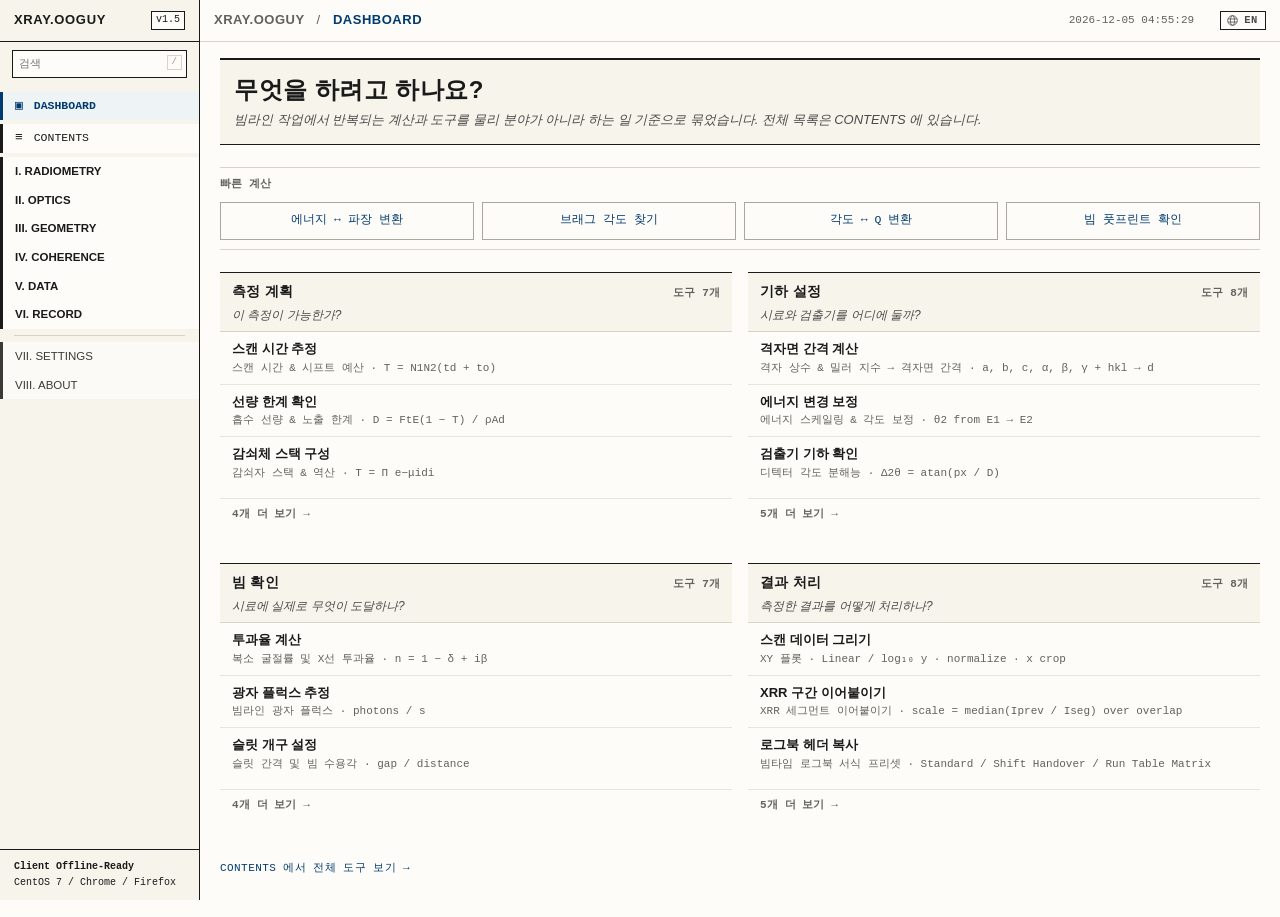
<file: ko/index.html>
<!DOCTYPE html>
<!--
  GENERATED FILE — do not edit.

  Written by tools/build-i18n.js from index.html and the Korean half of
  js/i18n.js. Any edit here is lost on the next build. Change index.html
  or the translation table, then run:

      node tools/build-i18n.js
-->
<html lang="ko">
<head>
  <meta name="google-site-verification" content="...">
  <meta charset="UTF-8">
  <meta name="viewport" content="width=device-width, initial-scale=1.0">
  <title>xray.ooguy — XRD 격자면 간격(d-spacing), 브래그 각도, 방사광 계산기</title>
  <meta name="description" content="XRD·방사광 X선 실험을 위한 오프라인 계산기: 7개 결정계 격자면 간격(d-spacing), 브래그 각도, 에너지-파장 변환, 산란 벡터 Q, 빔 풋프린트, 검출기 기하, BCDI 오버샘플링, XRR 구간 이어붙이기.">
  <meta name="keywords" content="X-ray beamline calculator, XRD calculator, XRD d spacing calculator, d-spacing calculator, d spacing calculator, lattice spacing calculator, Bragg angle calculator, Q-space calculator, BCDI oversampling calculator, Eulerian cradle chi-phi correction, beam footprint calculator, XRR stitching, X-ray reflectivity, synchrotron, 방사광 빔라인 계산기, 브래그 각도 계산, 격자면 간격, 산란 벡터, XRR 이어붙이기, 결맞음 회절">
  <meta name="author" content="Isaac Yong">
  <link rel="canonical" href="https://xray.ooguy.com/ko/">

  <!-- Two pages, one per language, each authoritative for its own. The set is
       identical on both and every version lists every version, including
       itself, which is what makes the pair valid rather than a guess.
       x-default points at English: it is the version for a reader whose
       language is neither. -->
  <link rel="alternate" hreflang="en" href="https://xray.ooguy.com/">
  <link rel="alternate" hreflang="ko" href="https://xray.ooguy.com/ko/">
  <link rel="alternate" hreflang="x-default" href="https://xray.ooguy.com/">

  <!-- Social preview -->
  <meta property="og:type" content="website">
  <meta property="og:site_name" content="xray.ooguy">
  <meta property="og:title" content="xray.ooguy — 방사광 X선 계산기">
  <meta property="og:description" content="방사광 빔라인 작업을 위한 브래그 각도, 격자면 간격, Q 공간, 빔 풋프린트, BCDI 오버샘플링, XRR 구간 이어붙이기. 완전히 오프라인으로 동작하며 계정이 필요 없습니다.">
  <meta property="og:url" content="https://xray.ooguy.com/ko/">
  <meta property="og:image" content="https://xray.ooguy.com/og-image.png">
  <meta property="og:image:width" content="1200">
  <meta property="og:image:height" content="630">
  <meta property="og:image:alt" content="xray.ooguy — XRD d-spacing, Bragg angle and synchrotron calculators">
  <meta name="twitter:card" content="summary_large_image">
  <meta name="twitter:image" content="https://xray.ooguy.com/og-image.png">

  <!-- Tab and search-result mark. Relative so it also resolves when the page
       is opened straight off disk; the generator rebases it for /ko/. -->
  <link rel="icon" href="../favicon.ico" sizes="any">

  <!-- Structured data: tells a crawler this is a research tool, not an article.
       Kept as literal markup so it is collected without running any script.

       English is the site root, so this block is also where
       each calculator states its English identity. A crawler gets the tool
       inventory — name, purpose, and the fragment that opens it — without the
       Korean UI having to carry English labels it does not need. -->
  <script type="application/ld+json">
  {
    "@context": "https://schema.org",
    "@graph": [
      {
        "@type": "WebSite",
        "@id": "https://xray.ooguy.com/ko/#website",
        "name": "xray.ooguy",
        "url": "https://xray.ooguy.com/ko/",
        "inLanguage": ["ko", "en"]
      },
      {
        "@type": "WebApplication",
        "@id": "https://xray.ooguy.com/ko/#app",
        "name": "xray.ooguy",
        "url": "https://xray.ooguy.com/ko/",
        "isPartOf": { "@id": "https://xray.ooguy.com/ko/#website" },
        "applicationCategory": "EducationalApplication",
        "applicationSubCategory": "X-ray diffraction and synchrotron beamline calculators",
        "operatingSystem": "Any (browser-based, works offline)",
        "browserRequirements": "Runs in Firefox 60 ESR, Chrome 60 and later",
        "isAccessibleForFree": true,
        "offers": { "@type": "Offer", "price": "0", "priceCurrency": "USD" },
        "license": "https://opensource.org/licenses/MIT",
        "inLanguage": ["ko", "en"],
        "author": { "@type": "Person", "name": "Isaac Yong" },
        "description": "Synchrotron X-ray optics and beamline geometry calculators: Bragg angle, energy-wavelength conversion, lattice d-spacing from Miller indices for all seven crystal systems, reciprocal-space scattering vector Q, beam footprint, detector angular resolution, slit acceptance, BCDI oversampling, X-ray transmittance, and an XRR scan viewer that stitches overlapping segments.",
        "featureList": [
          "Bragg angle from photon energy and lattice plane spacing",
          "Energy, wavelength and frequency conversion",
          "Lattice d-spacing from lattice constants and Miller indices, all seven crystal systems",
          "Reciprocal-space scattering vector Q",
          "Complex refractive index and X-ray transmittance",
          "Total external reflection critical angle",
          "Beam footprint and spillover on the sample",
          "Detector angular resolution and slit acceptance",
          "Eulerian cradle chi-phi tilt correction",
          "BCDI coherent diffraction oversampling",
          "Two-column scan file viewer with linear and log axes",
          "XRR segment stitching from the overlap between scans",
          "Formatted beamtime logbook headers and timestamped event snippets"
        ]
      },
      {
        "@type": "ItemList",
        "@id": "https://xray.ooguy.com/ko/#tools",
        "name": "Calculators in xray.ooguy",
        "itemListOrder": "https://schema.org/ItemListUnordered",
        "numberOfItems": 30,
        "itemListElement": [
          { "@type": "ListItem", "position": 1, "item": { "@type": "SoftwareApplication", "name": "X-ray Bragg Angle Calculator", "url": "https://xray.ooguy.com/ko/#geometry/card-optics-bragg", "applicationCategory": "EducationalApplication", "operatingSystem": "Web browser", "isAccessibleForFree": true, "description": "Solves the Bragg condition three ways: diffraction angle from photon energy and plane spacing, plane spacing from angle and energy, or energy from angle and spacing, and lists the reflections a cell gives at that energy." } },
          { "@type": "ListItem", "position": 2, "item": { "@type": "SoftwareApplication", "name": "X-ray Q-space Calculator", "url": "https://xray.ooguy.com/ko/#geometry/card-optics-qspace", "applicationCategory": "EducationalApplication", "operatingSystem": "Web browser", "isAccessibleForFree": true, "description": "Converts scattering angle and photon energy into the reciprocal-space momentum transfer Q, and back." } },
          { "@type": "ListItem", "position": 3, "item": { "@type": "SoftwareApplication", "name": "BCDI Oversampling Calculator", "url": "https://xray.ooguy.com/ko/#coherence/card-beamline-cdi", "applicationCategory": "EducationalApplication", "operatingSystem": "Web browser", "isAccessibleForFree": true, "description": "Checks the Nyquist oversampling ratio for Bragg coherent diffraction imaging from detector pixel size, sample size and distance, and reports whether the geometry samples the fringes finely enough to invert." } },
          { "@type": "ListItem", "position": 4, "item": { "@type": "SoftwareApplication", "name": "Eulerian Cradle Chi-Phi Correction", "url": "https://xray.ooguy.com/ko/#geometry/card-optics-euler", "applicationCategory": "EducationalApplication", "operatingSystem": "Web browser", "isAccessibleForFree": true, "description": "Corrects the phi rotation needed to hold a reflection when the chi cradle of a four-circle goniometer is tilted." } },
          { "@type": "ListItem", "position": 5, "item": { "@type": "SoftwareApplication", "name": "X-ray Beam Footprint Calculator", "url": "https://xray.ooguy.com/ko/#geometry/card-beamline-footprint", "applicationCategory": "EducationalApplication", "operatingSystem": "Web browser", "isAccessibleForFree": true, "description": "Length of the illuminated strip on the sample at grazing incidence, and whether the beam spills off the edge." } },
          { "@type": "ListItem", "position": 6, "item": { "@type": "SoftwareApplication", "name": "X-ray Detector Angular Resolution Calculator", "url": "https://xray.ooguy.com/ko/#geometry/card-beamline-detector", "applicationCategory": "EducationalApplication", "operatingSystem": "Web browser", "isAccessibleForFree": true, "description": "Angle subtended by one detector pixel at a given sample-to-detector distance, in mrad, degrees and arcsec." } },
          { "@type": "ListItem", "position": 7, "item": { "@type": "SoftwareApplication", "name": "X-ray Slit Acceptance Calculator", "url": "https://xray.ooguy.com/ko/#radiometry/card-beamline-slit", "applicationCategory": "EducationalApplication", "operatingSystem": "Web browser", "isAccessibleForFree": true, "description": "Slit opening for a Gaussian beam: size at the slit from source size, divergence and distance, with 3-sigma and 4-sigma acceptance." } },
          { "@type": "ListItem", "position": 8, "item": { "@type": "SoftwareApplication", "name": "X-ray Energy Scaling and Angle Calculator", "url": "https://xray.ooguy.com/ko/#geometry/card-optics-scaling", "applicationCategory": "EducationalApplication", "operatingSystem": "Web browser", "isAccessibleForFree": true, "description": "Where a reflection moves when the photon energy changes, holding the same lattice plane." } },
          { "@type": "ListItem", "position": 9, "item": { "@type": "SoftwareApplication", "name": "X-ray Energy to Wavelength Converter", "url": "https://xray.ooguy.com/ko/#optics/card-optics-energy", "applicationCategory": "EducationalApplication", "operatingSystem": "Web browser", "isAccessibleForFree": true, "description": "Photon energy, wavelength and frequency conversion using hc = 12398.41984 eV angstrom." } },
          { "@type": "ListItem", "position": 10, "item": { "@type": "SoftwareApplication", "name": "XRD d-spacing Calculator from Lattice Constants and Miller Indices", "url": "https://xray.ooguy.com/ko/#geometry/card-lattice-dspacing", "applicationCategory": "EducationalApplication", "operatingSystem": "Web browser", "isAccessibleForFree": true, "description": "Plane spacing from the lattice constants and Miller indices through the reciprocal metric tensor, covering all seven crystal systems including triclinic and monoclinic." } },
          { "@type": "ListItem", "position": 11, "item": { "@type": "SoftwareApplication", "name": "X-ray Transmission and Refractive Index Calculator", "url": "https://xray.ooguy.com/ko/#optics/card-optics-refraction", "applicationCategory": "EducationalApplication", "operatingSystem": "Web browser", "isAccessibleForFree": true, "description": "Complex refractive index n = 1 - delta + i beta, attenuation length and Beer-Lambert transmittance through a material." } },
          { "@type": "ListItem", "position": 12, "item": { "@type": "SoftwareApplication", "name": "X-ray Critical Angle Calculator", "url": "https://xray.ooguy.com/ko/#optics/card-optics-reflection", "applicationCategory": "EducationalApplication", "operatingSystem": "Web browser", "isAccessibleForFree": true, "description": "Critical angle for total external reflection from the refractive index decrement." } },
          { "@type": "ListItem", "position": 13, "item": { "@type": "SoftwareApplication", "name": "X-ray Diffraction Grating Calculator", "url": "https://xray.ooguy.com/ko/#optics/card-optics-grating", "applicationCategory": "EducationalApplication", "operatingSystem": "Web browser", "isAccessibleForFree": true, "description": "Grating equation and angular dispersion for soft X-ray and VUV monochromator gratings." } },
          { "@type": "ListItem", "position": 14, "item": { "@type": "SoftwareApplication", "name": "X-ray Energy Resolution Calculator", "url": "https://xray.ooguy.com/ko/#optics/card-beamline-resolution", "applicationCategory": "EducationalApplication", "operatingSystem": "Web browser", "isAccessibleForFree": true, "description": "Monochromator energy resolution dE/E from the intrinsic Darwin width and the beam divergence." } },
          { "@type": "ListItem", "position": 15, "item": { "@type": "SoftwareApplication", "name": "Synchrotron Photon Flux Calculator", "url": "https://xray.ooguy.com/ko/#radiometry/card-beamline-flux", "applicationCategory": "EducationalApplication", "operatingSystem": "Web browser", "isAccessibleForFree": true, "description": "Photons per second delivered to the sample from ring current and the transmission of the optics." } },
          { "@type": "ListItem", "position": 16, "item": { "@type": "SoftwareApplication", "name": "Crystal Thermal Drift Calculator", "url": "https://xray.ooguy.com/ko/#optics/card-beamline-drift", "applicationCategory": "EducationalApplication", "operatingSystem": "Web browser", "isAccessibleForFree": true, "description": "Bragg angle and effective energy shift caused by thermal expansion of a monochromator crystal." } },
          { "@type": "ListItem", "position": 17, "item": { "@type": "SoftwareApplication", "name": "XRR Segment Stitching Tool", "url": "https://xray.ooguy.com/ko/#data/card-data-stitch", "applicationCategory": "EducationalApplication", "operatingSystem": "Web browser", "isAccessibleForFree": true, "description": "Joins X-ray reflectivity scans measured through different absorbers into one curve, taking each segment's scale from the median ratio across the angular overlap, with manual override." } },
          { "@type": "ListItem", "position": 18, "item": { "@type": "SoftwareApplication", "name": "Scan File XY Plotter", "url": "https://xray.ooguy.com/ko/#data/card-data-plot", "applicationCategory": "EducationalApplication", "operatingSystem": "Web browser", "isAccessibleForFree": true, "description": "Plots two-column scan data on a linear or logarithmic axis with normalisation and range cropping, entirely in the browser." } },
          { "@type": "ListItem", "position": 19, "item": { "@type": "SoftwareApplication", "name": "Scan File Reader", "url": "https://xray.ooguy.com/ko/#data/card-data-load", "applicationCategory": "EducationalApplication", "operatingSystem": "Web browser", "isAccessibleForFree": true, "description": "Reads two-column txt, csv and dat scan files, detecting the delimiter and header and skipping instrument preambles such as Bruker RAW4 exports. Nothing is uploaded." } },
          { "@type": "ListItem", "position": 20, "item": { "@type": "SoftwareApplication", "name": "Beamtime Logbook Header Generator", "url": "https://xray.ooguy.com/ko/#record/card-record-headers", "applicationCategory": "EducationalApplication", "operatingSystem": "Web browser", "isAccessibleForFree": true, "description": "Plain-text beamtime logbook headers to paste into an existing lab notebook." } },
          { "@type": "ListItem", "position": 21, "item": { "@type": "SoftwareApplication", "name": "Beamtime Event Snippets", "url": "https://xray.ooguy.com/ko/#record/card-record-snippets", "applicationCategory": "EducationalApplication", "operatingSystem": "Web browser", "isAccessibleForFree": true, "description": "One-click timestamped entries for beam dump, sample mount, alignment and scan start." } },
          { "@type": "ListItem", "position": 22, "item": { "@type": "SoftwareApplication", "name": "Beamtime Scan Time Calculator", "url": "https://xray.ooguy.com/ko/#radiometry/card-rad-scantime", "applicationCategory": "EducationalApplication", "operatingSystem": "Web browser", "isAccessibleForFree": true, "description": "Total scan and map duration from the number of points, the dwell and the per-point overhead, with the inverse: the dwell that fits the beamtime left." } },
          { "@type": "ListItem", "position": 23, "item": { "@type": "SoftwareApplication", "name": "X-ray Absorbed Dose Calculator", "url": "https://xray.ooguy.com/ko/#radiometry/card-rad-dose", "applicationCategory": "EducationalApplication", "operatingSystem": "Web browser", "isAccessibleForFree": true, "description": "Absorbed dose rate and total dose on the sample from flux, beam size, photon energy and material, with the time taken to reach a radiation damage limit." } },
          { "@type": "ListItem", "position": 24, "item": { "@type": "SoftwareApplication", "name": "X-ray Absorber Stack Calculator", "url": "https://xray.ooguy.com/ko/#radiometry/card-rad-absorber", "applicationCategory": "EducationalApplication", "operatingSystem": "Web browser", "isAccessibleForFree": true, "description": "Transmission of up to four attenuator foils in series, and the foil thickness needed to reach a target attenuation factor." } },
          { "@type": "ListItem", "position": 25, "item": { "@type": "SoftwareApplication", "name": "X-ray Coherence Length Calculator", "url": "https://xray.ooguy.com/ko/#coherence/card-coh-length", "applicationCategory": "EducationalApplication", "operatingSystem": "Web browser", "isAccessibleForFree": true, "description": "Transverse and longitudinal coherence lengths at the sample from source size, distance and bandwidth, compared against the crystal being illuminated." } },
          { "@type": "ListItem", "position": 26, "item": { "@type": "SoftwareApplication", "name": "Coherent Diffraction Real-Space Resolution Calculator", "url": "https://xray.ooguy.com/ko/#coherence/card-coh-resolution", "applicationCategory": "EducationalApplication", "operatingSystem": "Web browser", "isAccessibleForFree": true, "description": "The real-space resolution a detector geometry can reach in coherent diffraction imaging, with the reciprocal-space extent it corresponds to." } },
          { "@type": "ListItem", "position": 27, "item": { "@type": "SoftwareApplication", "name": "Monochromator Energy Calibration Calculator", "url": "https://xray.ooguy.com/ko/#optics/card-opt-calibration", "applicationCategory": "EducationalApplication", "operatingSystem": "Web browser", "isAccessibleForFree": true, "description": "The photon energy actually delivered, from a measured Bragg angle on a reflection of known d-spacing, with the angle offset that explains the discrepancy." } },
          { "@type": "ListItem", "position": 28, "item": { "@type": "SoftwareApplication", "name": "Lattice Strain Calculator", "url": "https://xray.ooguy.com/ko/#geometry/card-geo-strain", "applicationCategory": "EducationalApplication", "operatingSystem": "Web browser", "isAccessibleForFree": true, "description": "Lattice strain from a diffraction peak shift, as a fraction and in microstrain, against an unstrained reference spacing." } },
          { "@type": "ListItem", "position": 29, "item": { "@type": "SoftwareApplication", "name": "Detector Pixel to Q Calculator", "url": "https://xray.ooguy.com/ko/#geometry/card-geo-pixelq", "applicationCategory": "EducationalApplication", "operatingSystem": "Web browser", "isAccessibleForFree": true, "description": "Scattering angle, momentum transfer Q and plane spacing for a given pixel of a flat area detector." } },
          { "@type": "ListItem", "position": 30, "item": { "@type": "SoftwareApplication", "name": "Kiessig Fringe Film Thickness Calculator", "url": "https://xray.ooguy.com/ko/#data/card-data-kiessig", "applicationCategory": "EducationalApplication", "operatingSystem": "Web browser", "isAccessibleForFree": true, "description": "Thin-film thickness from the spacing of two adjacent Kiessig minima in an X-ray reflectivity curve, with the refraction correction applied through the critical angle." } }
        ]
      }
    ]
  }
  </script>

  <link rel="stylesheet" href="../style.css?v=1.5">
</head>
<body>

  <noscript>
    <div style="background:#fdfcf8; color:#1a1a1a; padding:16px; font-family:Georgia, serif; font-size:13px; line-height:1.7; border-bottom:1px solid #1a1a1a;">
      <!-- Behind a key like everything else: this is the one screen a reader
           who cannot run the calculators does get, so it is the last place
           that should be English-only on the Korean page. -->
      <div data-i18n-html="noscript_body"><strong>xray.ooguy</strong> — 방사광 X선 실험용 계산기 모음입니다.
      계산에는 자바스크립트가 필요하며, 포함된 도구는 다음과 같습니다:
      <ul style="margin:8px 0 8px 18px;">
        <li><strong>브래그 각도</strong> — 광자 에너지와 격자면 간격으로부터의 회절 각도 (&lambda; = 2d sin&theta;)</li>
        <li><strong>에너지 · 파장 · 진동수</strong> 변환 (E = hc/&lambda;)</li>
        <li><strong>격자면 간격</strong> — 격자 상수와 밀러 지수 (hkl), 7개 결정계 전부</li>
        <li><strong>산란 벡터 Q</strong> — 상호 공간 (Q = 4&pi; sin&theta; / &lambda;)</li>
        <li><strong>복소 굴절률과 투과율</strong> (n = 1 &minus; &delta; + i&beta;)</li>
        <li><strong>전반사 임계각</strong> (&theta;c = &radic;2&delta;)</li>
        <li><strong>빔 풋프린트</strong>와 시료 밖 유출, <strong>검출기 각분해능</strong>, <strong>슬릿 수용각</strong></li>
        <li><strong>오일러 크레이들</strong> 카이-파이 보정과 결맞음 회절 이미징용 <strong>BCDI 오버샘플링</strong></li>
        <li><strong>광자 선속</strong>, <strong>에너지 분해능</strong>, 단색화 결정 <strong>열 드리프트</strong></li>
        <li><strong>스캔 파일 뷰어</strong> — 2열 txt / csv를 선형 또는 로그 축으로, 그리고 스캔 구간의 겹침을 이용한 <strong>XRR 구간 이어붙이기</strong></li>
      </ul>
      </div>
      <span data-i18n="noscript_note">자바스크립트를 활성화하면 위 계산기를 사용할 수 있습니다. 모든 계산은 브라우저 안에서만 수행됩니다.</span>
    </div>
  </noscript>

  <!-- Names the page once, in its own language, for readers and crawlers that
       arrive without the visible headings. -->
  <h1 class="sr-only" data-i18n="page_h1">xray.ooguy — XRD 격자면 간격(d-spacing), 브래그 각도, 상호공간 Q, 빔 풋프린트, BCDI 오버샘플링, XRR 세그먼트 이어붙이기 계산기</h1>

  <div id="app-layout">

    <!-- Fixed Left Sidebar -->
    <aside id="sidebar">
      <div class="sidebar-header">
        <span class="brand-title">xray.ooguy</span>
        <span class="brand-badge">v1.5</span>
      </div>

      <div class="sidebar-search">
        <input type="text" id="nav-search" class="sidebar-search-input mono" autocomplete="off" spellcheck="false"
               data-i18n-placeholder="search_ph" placeholder="검색" oninput="runNavSearch()">
        <span class="sidebar-search-key" aria-hidden="true">/</span>
      </div>

      <nav class="sidebar-nav">
        <!-- 0. Two ways in, not two copies: the dashboard groups the tools by
             the job in front of you, the contents lists every one of them by
             suite. Both are built from the same markup. -->
        <a class="nav-item nav-item-index" data-route="dashboard" href="#dashboard">
          <span><span class="nav-index-icon">▣</span> <span data-i18n="nav_dashboard">DASHBOARD</span></span>
        </a>
        <a class="nav-item nav-item-index" data-route="index" href="#index">
          <span><span class="nav-index-icon">≡</span> <span data-i18n="nav_dashboard_index">CONTENTS</span></span>
        </a>

        <!-- Six core suites, in the order a beamtime runs: work out the budget,
             set the energy, place the crystal and detector, check the beam is
             coherent enough for the experiment, read the data back, write it
             down. -->
        <a class="nav-item nav-item-major active" data-route="radiometry" href="#radiometry">
          <span data-i18n="nav_radiometry">I. RADIOMETRY</span>
        </a>
        <a class="nav-item nav-item-major" data-route="optics" href="#optics">
          <span data-i18n="nav_optics">II. OPTICS</span>
        </a>
        <a class="nav-item nav-item-major" data-route="geometry" href="#geometry">
          <span data-i18n="nav_geometry">III. GEOMETRY</span>
        </a>
        <a class="nav-item nav-item-major" data-route="coherence" href="#coherence">
          <span data-i18n="nav_coherence">IV. COHERENCE</span>
        </a>
        <a class="nav-item nav-item-major" data-route="data" href="#data">
          <span data-i18n="nav_data">V. DATA</span>
        </a>
        <a class="nav-item nav-item-major" data-route="record" href="#record">
          <span data-i18n="nav_record">VI. RECORD</span>
        </a>

        <!-- Divider Line between Main and Secondary -->
        <div class="sidebar-divider"></div>

        <!-- Secondary Utility Suites (De-emphasized) -->
        <a class="nav-item nav-item-minor" data-route="settings" href="#settings">
          <span data-i18n="nav_settings">VII. SETTINGS</span>
        </a>
        <a class="nav-item nav-item-minor" data-route="about" href="#about">
          <span data-i18n="nav_about">VIII. ABOUT</span>
        </a>
        <div class="nav-search-empty" id="nav-search-empty" data-i18n="search_empty" style="display:none;">일치하는 항목 없음</div>
      </nav>

      <div class="sidebar-footer">
        <div style="font-weight:700; color:var(--ink-primary); margin-bottom:2px;" data-i18n="sidebar_offline">Client Offline-Ready</div>
        <div>CentOS 7 / Chrome / Firefox</div>
      </div>
    </aside>

    <!-- Only ever visible with the drawer open, and clicking it closes. -->
    <div id="nav-backdrop" onclick="closeNavDrawer()"></div>

    <!-- Main View Wrapper -->
    <div id="main-wrapper">

      <!-- Top Masthead Header (Clean & Rock-Solid, Zero Shifting) -->
      <header id="top-header">
        <div class="header-brand-area">
          <!-- Below 900px the sidebar is hidden, and it is where the search box
               lives — without it the only way to reach 31 tools is scrolling.
               This opens it as a drawer. The glyph is the same one the contents
               entry uses; the name it is read out by is the sr-only span, since
               "≡" is announced as "identical to". -->
          <button type="button" id="nav-drawer-toggle" class="nav-drawer-toggle"
                  aria-expanded="false" aria-controls="sidebar"
                  onclick="toggleNavDrawer()">
            <span aria-hidden="true">≡</span>
            <span class="sr-only" data-i18n="nav_drawer_toggle">메뉴 및 검색 열기</span>
          </button>

          <div class="page-breadcrumb">
            <span class="breadcrumb-brand" style="color:var(--ink-muted);">xray.ooguy</span>
            <span class="breadcrumb-sep">/</span>
            <span id="breadcrumb-current">I. SPECTROSCOPY</span>
          </div>
        </div>

        <div class="header-right">
          <span id="header-live-time"></span>

          <!-- Two languages, so the control is a toggle and names where it
               goes rather than where you are — the interface around it already
               says that. The globe is drawn, not an emoji: this design system
               has none, and an emoji globe renders differently on every OS. -->
          <a class="lang-toggle" id="lang-toggle" href="../" data-i18n-title="lang_switch_title"
             title="English로 보기" onclick="return switchLanguage(event);">
            <svg class="lang-globe" viewBox="0 0 20 20" aria-hidden="true" focusable="false">
              <circle cx="10" cy="10" r="7.4"/>
              <ellipse cx="10" cy="10" rx="3.1" ry="7.4"/>
              <path d="M2.9 7.6h14.2M2.9 12.4h14.2"/>
            </svg>
            <span class="lang-code mono" data-i18n="lang_switch_code">EN</span>
          </a>
        </div>
      </header>

      <!-- Dedicated Horizontal Tab Strip (Horizontally Scrollable) -->
      <nav id="top-tab-strip">
        <div class="tab-strip-scroll">
          <button class="tab-pill tab-pill-index" data-route="dashboard">
            <span class="tab-index-icon">▣</span> <span data-i18n="nav_dashboard">DASHBOARD</span>
          </button>
          <button class="tab-pill tab-pill-index" data-route="index">
            <span class="tab-index-icon">≡</span> <span data-i18n="nav_dashboard_index">CONTENTS</span>
          </button>
          <button class="tab-pill tab-pill-major active" data-route="radiometry" data-i18n="nav_radiometry">I. RADIOMETRY</button>
          <button class="tab-pill tab-pill-major" data-route="optics" data-i18n="nav_optics">II. OPTICS</button>
          <button class="tab-pill tab-pill-major" data-route="geometry" data-i18n="nav_geometry">III. GEOMETRY</button>
          <button class="tab-pill tab-pill-major" data-route="coherence" data-i18n="nav_coherence">IV. COHERENCE</button>
          <button class="tab-pill tab-pill-major" data-route="data" data-i18n="nav_data">V. DATA</button>
          <button class="tab-pill tab-pill-major" data-route="record" data-i18n="nav_record">VI. RECORD</button>
          <span class="tab-divider" aria-hidden="true"></span>
          <button class="tab-pill tab-pill-minor" data-route="settings" data-i18n="nav_settings">VII. SETTINGS</button>
          <button class="tab-pill tab-pill-minor" data-route="about" data-i18n="nav_about">VIII. ABOUT</button>
        </div>
      </nav>

      <!-- Scrollable Content View -->
      <main id="content-area">

        <!-- =================================================================
             0b. CALCULATE VIEW — grouped physics workspace hub
             ================================================================= -->
        <section id="view-radiometry" class="view-section active">
          <div class="section-banner">
            <div class="banner-info">
              <h2 data-i18n="b_rad_title">RADIOMETRY — 플럭스·감쇠·선량·노출 시간</h2>
              <p data-i18n="b_rad_desc">시료에 도달하는 광자 수, 도중에 깎이는 양, 그리고 버틸 수 있는 노출 시간</p>
            </div>
          </div>

          <div class="flex-row">

            <!-- Scan time. The arithmetic every shift does in its head, and the
                 one that decides whether a map is attempted at all. -->
            <div class="col-6 col-lg-4">
              <div class="card" id="card-rad-scantime">
                <div class="card-header">
                  <span class="card-title" data-i18n="rad_scan_title">스캔 시간 &amp; 시프트 예산</span>
                  <span class="card-tag"><i class="formula">T = N<sub>1</sub>N<sub>2</sub>(t<sub>d</sub> + t<sub>o</sub>)</i></span>
                </div>
                <div class="card-body">
                  <div class="flex-row">
                    <div class="col-6">
                      <div class="form-group">
                        <label class="form-label"><span data-i18n="lbl_scan_pts1">포인트 수 (축 1)</span></label>
                        <input type="number" id="rad-scan-n1" class="form-control mono" value="401" oninput="calcScanTime()" min="1" max="1000000" step="1">
                      </div>
                    </div>
                    <div class="col-6">
                      <div class="form-group">
                        <label class="form-label"><span data-i18n="lbl_scan_pts2">포인트 수 (축 2)</span></label>
                        <input type="number" id="rad-scan-n2" class="form-control mono" value="1" oninput="calcScanTime()" min="1" max="1000000" step="1">
                      </div>
                    </div>
                    <div class="col-6">
                      <div class="form-group">
                        <label class="form-label"><span data-i18n="lbl_scan_dwell">포인트당 계수 시간</span> <span class="unit">(s)</span></label>
                        <input type="number" id="rad-scan-dwell" class="form-control mono" value="1.0" oninput="calcScanTime()" min="0.000001" max="100000" step="any">
                      </div>
                    </div>
                    <div class="col-6">
                      <div class="form-group">
                        <label class="form-label"><span data-i18n="lbl_scan_overhead">포인트당 오버헤드</span> <span class="unit">(s)</span></label>
                        <input type="number" id="rad-scan-overhead" class="form-control mono" value="0.3" oninput="calcScanTime()" min="0" max="100000" step="any">
                      </div>
                    </div>
                    <div class="col-6">
                      <div class="form-group">
                        <label class="form-label"><span data-i18n="lbl_scan_repeats">반복 횟수</span></label>
                        <input type="number" id="rad-scan-repeats" class="form-control mono" value="1" oninput="calcScanTime()" min="1" max="100000" step="1">
                      </div>
                    </div>
                    <div class="col-6">
                      <div class="form-group">
                        <label class="form-label"><span data-i18n="lbl_scan_shift">남은 빔타임</span> <span class="unit">(h)</span></label>
                        <input type="number" id="rad-scan-shift" class="form-control mono" value="8" oninput="calcScanTime()" min="0" max="10000" step="any">
                      </div>
                    </div>
                  </div>

                  <div class="result-box">
                    <div class="result-grid">
                      <div class="result-item">
                        <div class="result-label" data-i18n="res_scan_total">총 소요 시간</div>
                        <div id="rad-scan-res-total" class="result-value primary">-</div>
                      </div>
                      <div class="result-item">
                        <div class="result-label" data-i18n="res_scan_each">1회당</div>
                        <div id="rad-scan-res-each" class="result-value">-</div>
                      </div>
                      <div class="result-item">
                        <div class="result-label" data-i18n="res_scan_points">총 포인트</div>
                        <div id="rad-scan-res-points" class="result-value">-</div>
                      </div>
                      <div class="result-item">
                        <div class="result-label" data-i18n="res_scan_maxdwell">딱 맞는 계수 시간</div>
                        <div id="rad-scan-res-maxdwell" class="result-value">-</div>
                      </div>
                    </div>
                    <div class="result-formula">
                      <span data-i18n="res_scan_fit_lbl">남은 빔타임 대비:</span> <span id="rad-scan-res-verdict" class="badge badge-subtle">-</span>
                    </div>
                  </div>
                </div>
              </div>
            </div>

            <!-- Dose. Flux answers how bright; this answers how long before the
                 sample stops being the sample. -->
            <div class="col-6 col-lg-4">
              <div class="card" id="card-rad-dose">
                <div class="card-header">
                  <span class="card-title" data-i18n="rad_dose_title">흡수 선량 &amp; 노출 한계</span>
                  <span class="card-tag"><i class="formula">D = FtE(1 &minus; T) / &rho;Ad</i></span>
                </div>
                <div class="card-body">
                  <div class="flex-row">
                    <div class="col-6">
                      <div class="form-group">
                        <label class="form-label"><span data-i18n="lbl_photon_energy">광자 에너지</span> <span class="unit">(keV)</span></label>
                        <input type="number" id="rad-dose-energy" class="form-control mono" value="10" oninput="calcDose()" min="0.1" max="200" step="any">
                      </div>
                    </div>
                    <div class="col-6">
                      <div class="form-group">
                        <label class="form-label"><span data-i18n="lbl_dose_flux">시료 도달 플럭스</span> <span class="unit">(ph/s)</span></label>
                        <input type="number" id="rad-dose-flux" class="form-control mono" value="1e11" oninput="calcDose()" min="1" max="1e22" step="any">
                      </div>
                    </div>
                    <div class="col-6">
                      <div class="form-group">
                        <label class="form-label"><span data-i18n="lbl_dose_bh">빔 수평 크기</span> <span class="unit">(μm)</span></label>
                        <input type="number" id="rad-dose-bh" class="form-control mono" value="20" oninput="calcDose()" min="0.001" max="100000" step="any">
                      </div>
                    </div>
                    <div class="col-6">
                      <div class="form-group">
                        <label class="form-label"><span data-i18n="lbl_dose_bv">빔 수직 크기</span> <span class="unit">(μm)</span></label>
                        <input type="number" id="rad-dose-bv" class="form-control mono" value="20" oninput="calcDose()" min="0.001" max="100000" step="any">
                      </div>
                    </div>
                    <div class="col-12">
                      <div class="form-group">
                        <label class="form-label"><span data-i18n="lbl_select_mat">재료 선택</span></label>
                        <select id="rad-dose-mat" class="form-control mono" onchange="calcDose()"></select>
                      </div>
                    </div>
                    <div class="col-6">
                      <div class="form-group">
                        <label class="form-label"><span data-i18n="lbl_dose_thick">시료 두께</span> <span class="unit">(μm)</span></label>
                        <input type="number" id="rad-dose-thick" class="form-control mono" value="1" oninput="calcDose()" min="0.001" max="100000" step="any">
                      </div>
                    </div>
                    <div class="col-6">
                      <div class="form-group">
                        <label class="form-label"><span data-i18n="lbl_dose_exposure">노출 시간</span> <span class="unit">(s)</span></label>
                        <input type="number" id="rad-dose-time" class="form-control mono" value="1" oninput="calcDose()" min="0.000001" max="1000000" step="any">
                      </div>
                    </div>
                    <div class="col-12">
                      <div class="form-group">
                        <label class="form-label"><span data-i18n="lbl_dose_limit">손상 한계 선량</span> <span class="unit">(Gy)</span></label>
                        <input type="number" id="rad-dose-limit" class="form-control mono" value="1e8" oninput="calcDose()" min="1" max="1e20" step="any">
                      </div>
                    </div>
                  </div>

                  <div class="result-box">
                    <div class="result-grid">
                      <div class="result-item">
                        <div class="result-label" data-i18n="res_dose_rate">선량률</div>
                        <div id="rad-dose-res-rate" class="result-value primary">-</div>
                      </div>
                      <div class="result-item">
                        <div class="result-label" data-i18n="res_dose_total">이번 노출 선량</div>
                        <div id="rad-dose-res-total" class="result-value">-</div>
                      </div>
                      <div class="result-item">
                        <div class="result-label" data-i18n="res_dose_ttl">한계 도달까지</div>
                        <div id="rad-dose-res-ttl" class="result-value">-</div>
                      </div>
                      <div class="result-item">
                        <div class="result-label" data-i18n="res_dose_absorbed">흡수 비율</div>
                        <div id="rad-dose-res-abs" class="result-value">-</div>
                      </div>
                    </div>
                  </div>
                </div>
              </div>
            </div>

            <!-- Absorber stack. The transmittance card answers one foil; the
                 question on shift is always which combination of the foils in
                 the drawer gets the detector out of saturation. -->
            <div class="col-6 col-lg-4">
              <div class="card" id="card-rad-absorber">
                <div class="card-header">
                  <span class="card-title" data-i18n="rad_abs_title">감쇠자 스택</span>
                  <span class="card-tag"><i class="formula">T = &Pi; e<sup>&minus;&mu;<sub>i</sub>d<sub>i</sub></sup></i></span>
                </div>
                <div class="card-body">
                  <div class="flex-row">
                    <div class="col-6">
                      <div class="form-group">
                        <label class="form-label"><span data-i18n="lbl_photon_energy">광자 에너지</span> <span class="unit">(keV)</span></label>
                        <input type="number" id="rad-abs-energy" class="form-control mono" value="10" oninput="calcAbsorberStack()" min="0.1" max="200" step="any">
                      </div>
                    </div>
                    <div class="col-6">
                      <div class="form-group">
                        <label class="form-label"><span data-i18n="lbl_abs_target">목표 감쇠 배수</span> <span class="unit">(×)</span></label>
                        <input type="number" id="rad-abs-target" class="form-control mono" value="20" oninput="calcAbsorberStack()" min="1" max="1e12" step="any">
                      </div>
                    </div>
                  </div>

                  <table class="lab-table rad-abs-table">
                    <thead>
                      <tr>
                        <th data-i18n="th_abs_material">포일</th>
                        <th data-i18n="th_abs_thick">두께 (μm)</th>
                        <th data-i18n="th_abs_trans">투과율</th>
                      </tr>
                    </thead>
                    <tbody>
                      <tr>
                        <td><select id="rad-abs-mat-1" class="form-control form-control-sm mono" onchange="calcAbsorberStack()"></select></td>
                        <td><input type="number" id="rad-abs-d-1" class="form-control form-control-sm mono" value="100" oninput="calcAbsorberStack()" min="0" max="100000" step="any"></td>
                        <td id="rad-abs-t-1" class="mono">-</td>
                      </tr>
                      <tr>
                        <td><select id="rad-abs-mat-2" class="form-control form-control-sm mono" onchange="calcAbsorberStack()"></select></td>
                        <td><input type="number" id="rad-abs-d-2" class="form-control form-control-sm mono" value="0" oninput="calcAbsorberStack()" min="0" max="100000" step="any"></td>
                        <td id="rad-abs-t-2" class="mono">-</td>
                      </tr>
                      <tr>
                        <td><select id="rad-abs-mat-3" class="form-control form-control-sm mono" onchange="calcAbsorberStack()"></select></td>
                        <td><input type="number" id="rad-abs-d-3" class="form-control form-control-sm mono" value="0" oninput="calcAbsorberStack()" min="0" max="100000" step="any"></td>
                        <td id="rad-abs-t-3" class="mono">-</td>
                      </tr>
                      <tr>
                        <td><select id="rad-abs-mat-4" class="form-control form-control-sm mono" onchange="calcAbsorberStack()"></select></td>
                        <td><input type="number" id="rad-abs-d-4" class="form-control form-control-sm mono" value="0" oninput="calcAbsorberStack()" min="0" max="100000" step="any"></td>
                        <td id="rad-abs-t-4" class="mono">-</td>
                      </tr>
                    </tbody>
                  </table>

                  <div class="result-box">
                    <div class="result-grid">
                      <div class="result-item">
                        <div class="result-label" data-i18n="res_abs_total">스택 투과율</div>
                        <div id="rad-abs-res-total" class="result-value primary">-</div>
                      </div>
                      <div class="result-item">
                        <div class="result-label" data-i18n="res_abs_factor">감쇠 배수</div>
                        <div id="rad-abs-res-factor" class="result-value">-</div>
                      </div>
                    </div>
                    <div class="result-formula">
                      <span data-i18n="res_abs_need_lbl">목표 감쇠에 필요한 첫 번째 포일 두께:</span> <span id="rad-abs-res-need" class="mono">-</span>
                    </div>
                  </div>
                </div>
              </div>
            </div>

            <div class="col-6 col-lg-4">
              <div class="card" id="card-beamline-flux">
                <div class="card-header">
                  <span class="card-title" data-i18n="beam_t2_title">빔라인 광자 플럭스</span>
                  <span class="card-tag" data-i18n="beam_t2_tag">시료 도달 플럭스</span>
                </div>
                <div class="card-body">
                  <div class="flex-row">
                    <div class="col-6">
                      <div class="form-group">
                        <label class="form-label"><span data-i18n="lbl_ring_current">저장링 전류</span> <span class="unit">(mA)</span></label>
                        <input type="number" id="flux-current" class="form-control mono" value="300" oninput="calcBeamFlux()" min="0" max="1000" step="any">
                      </div>
                    </div>
                    <div class="col-6">
                      <div class="form-group">
                        <label class="form-label"><span data-i18n="lbl_source_flux">소스 기준 플럭스</span> <span class="unit">(ph·s<sup>-1</sup>·mA<sup>-1</sup>)</span></label>
                        <input type="number" id="flux-source-base" class="form-control mono" value="1.0e11" oninput="calcBeamFlux()" min="0" max="100000000000000000000" step="any">
                      </div>
                    </div>
                    <div class="col-4">
                      <div class="form-group">
                        <label class="form-label"><span data-i18n="lbl_mono_eff">모노크로메이터 효율</span> <span class="unit">(%)</span></label>
                        <input type="number" id="flux-mono-eff" class="form-control mono" value="65" oninput="calcBeamFlux()" min="0" max="100" step="any">
                      </div>
                    </div>
                    <div class="col-4">
                      <div class="form-group">
                        <label class="form-label"><span data-i18n="lbl_mirror_eff">미러 반사율</span> <span class="unit">(%)</span></label>
                        <input type="number" id="flux-mirror-eff" class="form-control mono" value="80" oninput="calcBeamFlux()" min="0" max="100" step="any">
                      </div>
                    </div>
                    <div class="col-4">
                      <div class="form-group">
                        <label class="form-label"><span data-i18n="lbl_win_trans">윈도우 투과율</span> <span class="unit">(%)</span></label>
                        <input type="number" id="flux-window-trans" class="form-control mono" value="90" oninput="calcBeamFlux()" min="0" max="100" step="any">
                      </div>
                    </div>
                  </div>

                  <div class="result-box">
                    <div class="result-grid">
                      <div class="result-item">
                        <div class="result-label" data-i18n="res_deliv_flux">시료 도달 플럭스</div>
                        <div id="flux-res-total" class="result-value primary">-</div>
                      </div>
                      <div class="result-item">
                        <div class="result-label" data-i18n="res_tot_eff">광학계 전송 효율</div>
                        <div id="flux-res-eff" class="result-value">-</div>
                      </div>
                    </div>
                  </div>
                </div>
              </div>
            </div>

            <div class="col-6 col-lg-4">
              <div class="card" id="card-beamline-slit">
                <div class="card-header">
                  <span class="card-title" data-i18n="beam_t6_title">슬릿 간격 및 수용각</span>
                  <span class="card-tag" data-i18n="beam_t6_tag">빔 수용각</span>
                </div>
                <div class="card-body">
                  <div class="flex-row">
                    <div class="col-6">
                      <div class="form-group">
                        <label class="form-label"><span data-i18n="lbl_source_size">소스 크기 (FWHM)</span> <span class="unit">(μm)</span></label>
                        <input type="number" id="slit-source" class="form-control mono" value="40" oninput="calcSlitAcceptance()" min="0" max="1000000" step="any">
                      </div>
                    </div>
                    <div class="col-6">
                      <div class="form-group">
                        <label class="form-label"><span data-i18n="lbl_source_slit_dist">소스-슬릿 거리</span> <span class="unit">(m)</span></label>
                        <input type="number" id="slit-dist" class="form-control mono" value="25" oninput="calcSlitAcceptance()" min="0.01" max="1000" step="any">
                      </div>
                    </div>
                    <div class="col-6">
                      <div class="form-group">
                        <label class="form-label"><span data-i18n="lbl_slit_div">빔 발산각</span> <span class="unit">(μrad)</span></label>
                        <input type="number" id="slit-div" class="form-control mono" value="20" oninput="calcSlitAcceptance()" min="0" max="10000" step="any">
                      </div>
                    </div>
                    <div class="col-6">
                      <div class="form-group">
                        <label class="form-label"><span data-i18n="lbl_gauss_mult">가우시안 배율</span></label>
                        <select id="slit-sig-mult" class="form-control" onchange="calcSlitAcceptance()">
                          <option value="2.355">1 × FWHM (~76% acceptance)</option>
                          <option value="3">3 × σ (~99.7% acceptance)</option>
                          <option value="4">4 × σ (~99.99% acceptance)</option>
                        </select>
                      </div>
                    </div>
                  </div>

                  <div class="result-box">
                    <div class="result-grid">
                      <div class="result-item">
                        <div class="result-label" data-i18n="res_slit_fwhm">슬릿 위치 빔 크기 (FWHM)</div>
                        <div id="slit-res-fwhm" class="result-value">-</div>
                      </div>
                      <div class="result-item">
                        <div class="result-label" data-i18n="res_slit_open">권장 슬릿 개구폭</div>
                        <div id="slit-res-opening" class="result-value primary">-</div>
                      </div>
                    </div>
                  </div>
                </div>
              </div>
            </div>

          </div>
        </section>

        <section id="view-optics" class="view-section">
          <div class="section-banner">
            <div class="banner-info">
              <h2 data-i18n="b_opt_title">OPTICS — 에너지·물질·모노크로메이터</h2>
              <p data-i18n="b_opt_desc">광자 에너지와 파장, 복소 굴절률과 투과율, 에너지 분해능과 열 드리프트</p>
            </div>
          </div>

          <div class="flex-row">

            <div class="col-6 col-lg-4">
              <div class="card" id="card-optics-energy">
                <div class="card-header">
                  <span class="card-title" data-i18n="opt_t1_title">에너지 - 파장 - 주파수 변환</span>
                  <span class="card-tag"><i class="formula">E = hc/λ = hν</i></span>
                </div>
                <div class="card-body">
                  <div class="flex-row">
                    <div class="col-6">
                      <div class="form-group">
                        <label class="form-label"><span data-i18n="lbl_energy">에너지</span> <span class="unit">(keV)</span></label>
                        <input type="number" id="optics-conv-kev" class="form-control mono" value="10.000" oninput="calcEnergyConverter('kev')" min="0.001" max="1000" step="any">
                      </div>
                    </div>
                    <div class="col-6">
                      <div class="form-group">
                        <label class="form-label"><span data-i18n="lbl_wavelength">파장</span> <span class="unit">(nm)</span></label>
                        <input type="number" id="optics-conv-nm" class="form-control mono" value="0.12398" oninput="calcEnergyConverter('nm')" min="0.0012" max="1250" step="any">
                      </div>
                    </div>
                    <div class="col-12">
                      <div class="form-group">
                        <label class="form-label"><span data-i18n="lbl_frequency">주파수</span> <span class="unit">(Hz)</span></label>
                        <input type="number" id="optics-conv-hz" class="form-control mono" value="2.4179e+18" oninput="calcEnergyConverter('hz')" min="2.4e14" max="2.5e20" step="any">
                      </div>
                    </div>
                  </div>

                  <div class="result-box highlight">
                    <div class="result-label" data-i18n="opt_t1_res_label">실시간 등가 변환값</div>
                    <div id="optics-conv-summary" class="result-value primary">10.0000 keV ⟷ 0.12398 nm ⟷ 2.418 × 10<sup>18</sup> Hz</div>
                  </div>
                </div>
              </div>
            </div>

            <div class="col-6 col-lg-4">
              <div class="card" id="card-optics-refraction">
                <div class="card-header">
                  <span class="card-title" data-i18n-html="opt_t4_title">굴절률 및 X선 투과율 (<i class="formula">n = 1 - δ + iβ</i>)</span>
                  <span class="card-tag" data-i18n="opt_t4_tag">비어-람베르트 감쇠</span>
                </div>
                <div class="card-body">
                  <div class="flex-row">
                    <div class="col-12">
                      <div class="form-group">
                        <label class="form-label"><span data-i18n="lbl_select_mat">재료 선택</span></label>
                        <select id="refract-mat" class="form-control" onchange="calcRefractive()"></select>
                      </div>
                    </div>
                    <div class="col-6">
                      <div class="form-group">
                        <label class="form-label"><span data-i18n="lbl_thickness">시료 두께</span> <span class="unit">(μm)</span></label>
                        <input type="number" id="refract-thick" class="form-control mono" value="50" oninput="calcRefractive()" min="0.01" max="100000" step="any">
                      </div>
                    </div>
                    <div class="col-6">
                      <div class="form-group">
                        <label class="form-label"><span data-i18n="lbl_photon_energy">광자 에너지</span> <span class="unit">(keV)</span></label>
                        <input type="number" id="refract-energy" class="form-control mono" value="10.0" oninput="calcRefractive()" min="0.1" max="100" step="any">
                      </div>
                    </div>
                  </div>

                  <div class="result-box">
                    <div class="result-grid">
                      <div class="result-item">
                        <div class="result-label" data-i18n="res_trans">빔 투과율</div>
                        <div id="refract-res-trans" class="result-value primary">-</div>
                      </div>
                      <div class="result-item">
                        <div class="result-label" data-i18n-html="res_atten_len">감쇠 거리 (1/<i class="formula">e</i> length)</div>
                        <div id="refract-res-atten-len" class="result-value">-</div>
                      </div>
                      <div class="result-item">
                        <div class="result-label" data-i18n-html="res_crit_ang">임계각 <i class="formula">θ</i><sub>c</sub> (표의 <i class="formula">δ</i>)</div>
                        <div id="refract-res-crit" class="result-value">-</div>
                      </div>
                    </div>
                    <div class="result-formula">
                      <span data-i18n="res_refract_delta_term">굴절률 감쇄항</span> <i class="formula">δ</i> = <span id="refract-res-delta">-</span>, <span data-i18n="res_refract_beta_term">흡수항</span> <i class="formula">β</i> = <span id="refract-res-beta">-</span>
                    </div>
                  </div>
                </div>
              </div>
            </div>

            <div class="col-6 col-lg-4">
              <div class="card" id="card-optics-reflection">
                <div class="card-header">
                  <span class="card-title" data-i18n="opt_t7_title">전반사 임계각</span>
                  <span class="card-tag"><i class="formula">θ<sub>c</sub> = √(2δ)</i></span>
                </div>
                <div class="card-body">
                  <div class="flex-row">
                    <div class="col-12">
                      <div class="form-group">
                        <label class="form-label"><span data-i18n="lbl_crit_mat">재료</span></label>
                        <select id="crit-mat" class="form-control" onchange="applyCriticalMaterial()"><option value="" data-i18n="opt_crit_custom">직접 입력</option></select>
                      </div>
                    </div>
                    <div class="col-4">
                      <div class="form-group">
                        <label class="form-label"><span data-i18n-html="lbl_density">밀도 <i class="formula">ρ</i></span> <span class="unit">(g/cm<sup>3</sup>)</span></label>
                        <input type="number" id="crit-density" class="form-control mono" value="19.32" oninput="editCriticalInput()" min="0.001" max="30" step="any">
                      </div>
                    </div>
                    <div class="col-4">
                      <div class="form-group">
                        <label class="form-label"><span data-i18n="lbl_energy">에너지</span> <span class="unit">(keV)</span></label>
                        <input type="number" id="crit-energy" class="form-control mono" value="10.0" oninput="calcCriticalAngle()" min="0.1" max="100" step="any">
                      </div>
                    </div>
                    <div class="col-4">
                      <div class="form-group">
                        <label class="form-label"><span data-i18n-html="lbl_z_over_a"><i class="formula">Z/A</i> 비</span></label>
                        <input type="number" id="crit-z-over-a" class="form-control mono" value="0.4011" oninput="editCriticalInput()" min="0.2" max="1" step="any">
                      </div>
                    </div>
                  </div>

                  <div class="result-box">
                    <div class="result-grid">
                      <div class="result-item">
                        <div class="result-label" data-i18n-html="res_crit_deg">임계각 <i class="formula">θ</i><sub>c</sub> (°)</div>
                        <div id="crit-res-deg" class="result-value primary">-</div>
                      </div>
                      <div class="result-item">
                        <div class="result-label" data-i18n-html="res_crit_mrad">임계각 <i class="formula">θ</i><sub>c</sub> (mrad)</div>
                        <div id="crit-res-mrad" class="result-value">-</div>
                      </div>
                      <div class="result-item">
                        <div class="result-label" data-i18n-html="res_crit_qc">임계 산란벡터 <i class="formula">Q</i><sub>c</sub></div>
                        <div id="crit-res-qc" class="result-value">-</div>
                      </div>
                    </div>
                    <div class="result-formula">
                      <i class="formula">δ</i> = <span id="crit-res-delta">-</span>
                    </div>
                    <div class="refl-note" id="crit-model-note" data-i18n-html="crit_model_note">δ는 자유전자 값 r<sub>e</sub>λ²n<sub>e</sub>/2π로, f′를 무시한다. 10 keV에서 θ<sub>c</sub>는 표 값과 최대 약 8 % 다르고, 흡수단 1 keV 이내에서는 믿을 수 없다. 굴절 카드는 표의 δ를 쓰므로 값이 다를 수 있다.</div>
                  </div>
                </div>
              </div>
            </div>

            <div class="col-6 col-lg-4">
              <div class="card" id="card-optics-grating">
                <div class="card-header">
                  <span class="card-title" data-i18n="opt_t3_title">회절격자</span>
                  <span class="card-tag"><i class="formula">mλ = d(sin α + sin β)</i></span>
                </div>
                <div class="card-body">
                  <div class="flex-row">
                    <div class="col-6">
                      <div class="form-group">
                        <label class="form-label"><span data-i18n="lbl_grating_lines">격자선 밀도</span> <span class="unit">(mm<sup>-1</sup>)</span></label>
                        <input type="number" id="grating-lines" class="form-control mono" value="1200" oninput="calcGrating()" min="1" max="20000" step="any">
                      </div>
                    </div>
                    <div class="col-6">
                      <div class="form-group">
                        <label class="form-label"><span data-i18n="lbl_photon_energy">광자 에너지</span> <span class="unit">(keV)</span></label>
                        <input type="number" id="grating-energy" class="form-control mono" value="0.5" oninput="calcGrating()" min="0.01" max="100" step="any">
                      </div>
                    </div>
                    <div class="col-6">
                      <div class="form-group">
                        <label class="form-label"><span data-i18n-html="lbl_alpha">입사각 <i class="formula">α</i></span> <span class="unit">(°)</span></label>
                        <input type="number" id="grating-alpha" class="form-control mono" value="2.0" oninput="calcGrating()" min="-89.9" max="89.9" step="0.1">
                      </div>
                    </div>
                    <div class="col-6">
                      <div class="form-group">
                        <label class="form-label"><span data-i18n-html="lbl_order">회절 차수 <i class="formula">m</i></span></label>
                        <input type="number" id="grating-order" class="form-control mono" value="1" oninput="calcGrating()" min="-10" max="10" step="1">
                      </div>
                    </div>
                  </div>

                  <div class="result-box">
                    <div class="result-grid">
                      <div class="result-item">
                        <div class="result-label" data-i18n-html="res_beta">회절 출사각 <i class="formula">β</i></div>
                        <div id="grating-res-beta" class="result-value primary">-</div>
                      </div>
                      <div class="result-item">
                        <div class="result-label" data-i18n-html="res_dispersion">각분산력 (<i class="formula">dβ/dλ</i>)</div>
                        <div id="grating-res-disp" class="result-value">-</div>
                      </div>
                      <div class="result-item">
                        <div class="result-label" data-i18n-html="res_lambda">파장 <i class="formula">λ</i></div>
                        <div id="grating-res-lambda" class="result-value">-</div>
                      </div>
                    </div>
                  </div>
                </div>
              </div>
            </div>

            <div class="col-6 col-lg-4">
              <div class="card" id="card-beamline-resolution">
                <div class="card-header">
                  <span class="card-title" data-i18n="beam_t3_title">에너지 분해능 (ΔE/E)</span>
                  <span class="card-tag" data-i18n="beam_t3_tag">단색화 장치 고유 분해능</span>
                </div>
                <div class="card-body">
                  <div class="flex-row">
                    <div class="col-6">
                      <div class="form-group">
                        <label class="form-label"><span data-i18n="lbl_mono_cryst">모노크로메이터 결정</span></label>
                        <select id="res-crystal" class="form-control" onchange="calcEnergyResolution()">
                          <option value="si111">Si(111) — ΔE/E ~ 1.3 × 10<sup>-4</sup></option>
                          <option value="si311">Si(311) — ΔE/E ~ 2.8 × 10<sup>-5</sup> (high resolution)</option>
                          <option value="ge111">Ge(111) — ΔE/E ~ 3.2 × 10<sup>-4</sup></option>
                        </select>
                      </div>
                    </div>
                    <div class="col-6">
                      <div class="form-group">
                        <label class="form-label"><span data-i18n="lbl_energy">에너지</span> <span class="unit">(keV)</span></label>
                        <input type="number" id="res-energy" class="form-control mono" value="10.0" oninput="calcEnergyResolution()" min="0.1" max="100" step="any">
                      </div>
                    </div>
                    <div class="col-12">
                      <div class="form-group">
                        <label class="form-label"><span data-i18n="lbl_beam_div">빔 수직 발산각</span> <span class="unit">(μrad)</span></label>
                        <input type="number" id="res-div" class="form-control mono" value="15" oninput="calcEnergyResolution()" min="0" max="10000" step="any">
                      </div>
                    </div>
                  </div>

                  <div class="result-box">
                    <div class="result-grid">
                      <div class="result-item">
                        <div class="result-label" data-i18n-html="res_delta_e">총 에너지 대역폭 (<i class="formula">ΔE</i>)</div>
                        <div id="res-res-delta-e" class="result-value primary">-</div>
                      </div>
                      <div class="result-item">
                        <div class="result-label" data-i18n-html="res_de_over_e">에너지 분해능 (<i class="formula">ΔE/E</i>)</div>
                        <div id="res-res-de-over-e" class="result-value">-</div>
                      </div>
                      <div class="result-item">
                        <div class="result-label" data-i18n="res_mono_th">브래그 각도</div>
                        <div id="res-res-theta" class="result-value">-</div>
                      </div>
                    </div>
                  </div>
                </div>
              </div>
            </div>

            <div class="col-6 col-lg-4">
              <div class="card" id="card-beamline-drift">
                <div class="card-header">
                  <span class="card-title" data-i18n="beam_t7_title">결정 열팽창 각도 및 에너지 시프트</span>
                  <span class="card-tag"><i class="formula">Δθ = -α ΔT tan θ</i></span>
                </div>
                <div class="card-body">
                  <div class="flex-row">
                    <div class="col-12">
                      <div class="form-group">
                        <label class="form-label"><span data-i18n="lbl_therm_mat">모노크로메이터 재질</span></label>
                        <select id="therm-mat" class="form-control" onchange="calcThermalShift()">
                          <option value="si">Silicon (α = 2.6 × 10<sup>-6</sup> K<sup>-1</sup>)</option>
                          <option value="diamond">Diamond (α = 1.0 × 10<sup>-6</sup> K<sup>-1</sup>)</option>
                          <option value="ge">Germanium (α = 5.9 × 10<sup>-6</sup> K<sup>-1</sup>)</option>
                        </select>
                      </div>
                    </div>
                    <div class="col-6">
                      <div class="form-group">
                        <label class="form-label"><span data-i18n-html="lbl_temp_change">온도 변화 <i class="formula">ΔT</i></span> <span class="unit">(K / °C)</span></label>
                        <input type="number" id="therm-temp" class="form-control mono" value="0.5" oninput="calcThermalShift()" min="-300" max="300" step="any">
                      </div>
                    </div>
                    <div class="col-6">
                      <div class="form-group">
                        <label class="form-label"><span data-i18n="lbl_op_energy">동작 에너지</span> <span class="unit">(keV)</span></label>
                        <input type="number" id="therm-energy" class="form-control mono" value="10.0" oninput="calcThermalShift()" min="0.1" max="100" step="any">
                      </div>
                    </div>
                  </div>

                  <div class="result-box">
                    <div class="result-grid">
                      <div class="result-item">
                        <div class="result-label" data-i18n-html="res_th_shift">브래그 각도 시프트 (<i class="formula">Δθ</i>, 에너지 고정)</div>
                        <div id="therm-res-urad" class="result-value primary">-</div>
                      </div>
                      <div class="result-item">
                        <div class="result-label" data-i18n-html="res_e_shift">유효 에너지 시프트 (<i class="formula">ΔE</i>, 각도 고정)</div>
                        <div id="therm-res-de" class="result-value">-</div>
                      </div>
                    </div>
                  </div>
                </div>
              </div>
            </div>



            <!-- Energy calibration. The thermal drift card says where a known
                 energy takes the crystal; this is the inverse, and the one
                 done at the start of a shift: a reflection whose d is known,
                 measured, gives the energy the mono is really at. -->
            <div class="col-6 col-lg-4">
              <div class="card" id="card-opt-calibration">
                <div class="card-header">
                  <span class="card-title" data-i18n="opt_cal_title">모노크로메이터 에너지 교정</span>
                  <span class="card-tag"><i class="formula">E = hc / 2d sin&theta;</i></span>
                </div>
                <div class="card-body">
                  <div class="flex-row">
                    <div class="col-6">
                      <div class="form-group">
                        <label class="form-label"><span data-i18n="lbl_cal_d">기준 반사의 d 값</span> <span class="unit">(Å)</span></label>
                        <input type="number" id="cal-d" class="form-control mono" value="3.13560" oninput="calcEnergyCalibration()" min="0.01" max="1000" step="any">
                      </div>
                    </div>
                    <div class="col-6">
                      <div class="form-group">
                        <label class="form-label"><span data-i18n="lbl_cal_tth">측정된 2θ</span> <span class="unit">(°)</span></label>
                        <input type="number" id="cal-tth" class="form-control mono" value="22.7000" oninput="calcEnergyCalibration()" min="0.0001" max="179.9" step="any">
                      </div>
                    </div>
                    <div class="col-12">
                      <div class="form-group">
                        <label class="form-label"><span data-i18n="lbl_cal_nominal">모노가 설정된 에너지</span> <span class="unit">(keV)</span></label>
                        <input type="number" id="cal-nominal" class="form-control mono" value="10.0000" oninput="calcEnergyCalibration()" min="0.1" max="200" step="any">
                      </div>
                    </div>
                  </div>

                  <div class="result-box">
                    <div class="result-grid">
                      <div class="result-item">
                        <div class="result-label" data-i18n="res_cal_actual">실제 전달 에너지</div>
                        <div id="cal-res-actual" class="result-value primary">-</div>
                      </div>
                      <div class="result-item">
                        <div class="result-label" data-i18n="res_cal_offset">설정값과의 차이</div>
                        <div id="cal-res-offset" class="result-value">-</div>
                      </div>
                      <div class="result-item">
                        <div class="result-label" data-i18n="res_cal_rel">상대 편차</div>
                        <div id="cal-res-rel" class="result-value">-</div>
                      </div>
                      <div class="result-item">
                        <div class="result-label" data-i18n="res_cal_dtheta">이를 설명하는 각도 오프셋</div>
                        <div id="cal-res-dtheta" class="result-value">-</div>
                      </div>
                    </div>
                  </div>
                </div>
              </div>
            </div>
          </div>
        </section>


        <section id="view-geometry" class="view-section">
          <div class="section-banner">
            <div class="banner-info">
              <h2 data-i18n="b_geo_title">GEOMETRY — 결정·각도·검출기</h2>
              <p data-i18n="b_geo_desc">브래그 각도, 격자면 간격, 상호공간 Q 벡터, 빔 풋프린트와 검출기 기하</p>
            </div>
          </div>

          <div class="flex-row">

            <div class="col-6 col-lg-8">
              <div class="card" id="card-optics-bragg">
                <div class="card-header">
                  <span class="card-title" data-i18n="opt_t2_title">브래그 법칙 3-Way Suite</span>
                  <span class="card-tag"><i class="formula">λ = 2d sin θ ⇔ E = hc / (2d sin θ)</i></span>
                </div>
                <div class="card-body">
                  <!-- Preset Buttons Bar -->
                  <div class="form-group" style="margin-bottom:10px;">
                    <div class="form-label" data-i18n="lbl_presets">자주 쓰는 결정면 프리셋</div>
                    <div id="bragg-presets" class="preset-bar"></div>
                  </div>

                  <!-- Row 1: d + tth -> Energy -->
                  <div class="bragg-calc-row">
                    <div style="font-weight:700; font-size:11px; margin-bottom:5px; color:var(--ink-primary);">
                      <span class="badge" style="margin-right:4px;">1</span> <span data-i18n="bragg_solve_d">격자면 간격 d — 주어진 값 2θ, E</span>
                    </div>
                    <div class="flex-row">
                      <div class="col-4">
                        <div class="form-group" style="margin-bottom:6px;">
                          <label class="form-label"><span data-i18n="lbl_tth">회절각 2θ</span> <span class="unit">(°)</span></label>
                          <input type="number" id="bragg-r2-tth" class="form-control mono" value="22.806" oninput="calcBraggRow2()" min="0.1" max="179.9" step="0.1">
                        </div>
                      </div>
                      <div class="col-4">
                        <div class="form-group" style="margin-bottom:6px;">
                          <label class="form-label"><span data-i18n="lbl_inc_energy">입사 에너지</span> <span class="unit">(keV)</span></label>
                          <input type="number" id="bragg-r2-e" class="form-control mono" value="10.000" oninput="calcBraggRow2()" min="0.1" max="1000" step="any">
                        </div>
                      </div>
                      <div class="col-4">
                        <div class="result-box" style="margin-top:0; padding:6px 8px;">
                          <div class="result-label" data-i18n-html="res_calc_d" style="font-size:10px;">계산된 격자면 간격 (<i class="formula">d</i>)</div>
                          <div id="bragg-r2-res-d" class="result-value primary" style="font-size:13px; line-height:1.2;">3.1356 Å</div>
                          <div id="bragg-r2-res-sub" style="font-size:10px; color:var(--ink-secondary); margin-top:2px; white-space:nowrap; overflow:hidden; text-overflow:ellipsis;">θ = 11.403° | Q = 2.0038 Å⁻¹</div>
                        </div>
                      </div>
                    </div>
                  </div>

                  <div class="bragg-calc-row">
                    <div style="font-weight:700; font-size:11px; margin-bottom:5px; color:var(--ink-primary);">
                      <span class="badge" style="margin-right:4px;">2</span> <span data-i18n="bragg_solve_angle">회절각 2θ — 주어진 값 d, E</span>
                    </div>
                    <div class="flex-row">
                      <div class="col-4">
                        <div class="form-group" style="margin-bottom:6px;">
                          <label class="form-label"><span data-i18n-html="lbl_dspacing">격자면 간격 <i class="formula">d</i></span> <span class="unit">(Å)</span></label>
                          <input type="number" id="bragg-r3-d" class="form-control mono" value="3.1356" oninput="calcBraggRow3()" min="0.01" max="1000" step="any">
                        </div>
                      </div>
                      <div class="col-4">
                        <div class="form-group" style="margin-bottom:6px;">
                          <label class="form-label"><span data-i18n="lbl_inc_energy">입사 에너지</span> <span class="unit">(keV)</span></label>
                          <input type="number" id="bragg-r3-e" class="form-control mono" value="10.000" oninput="calcBraggRow3()" min="0.1" max="1000" step="any">
                        </div>
                      </div>
                      <div class="col-4">
                        <div class="result-box" style="margin-top:0; padding:6px 8px;">
                          <div class="result-label" data-i18n-html="res_calc_tth" style="font-size:10px;">계산된 회절각 <i class="formula">2θ</i></div>
                          <div id="bragg-r3-res-tth" class="result-value primary" style="font-size:13px; line-height:1.2;">2θ = 22.806°</div>
                          <div id="bragg-r3-res-sub" style="font-size:10px; color:var(--ink-secondary); margin-top:2px; white-space:nowrap; overflow:hidden; text-overflow:ellipsis;">θ = 11.403° | Q = 2.0038 Å⁻¹</div>
                        </div>
                      </div>
                    </div>
                  </div>

                  <div class="bragg-calc-row" style="margin-bottom:0;">
                    <div style="font-weight:700; font-size:11px; margin-bottom:5px; color:var(--ink-primary);">
                      <span class="badge" style="margin-right:4px;">3</span> <span data-i18n="bragg_solve_energy">에너지 E — 주어진 값 d, 2θ</span>
                    </div>
                    <div class="flex-row">
                      <div class="col-4">
                        <div class="form-group" style="margin-bottom:6px;">
                          <label class="form-label"><span data-i18n-html="lbl_dspacing">격자면 간격 <i class="formula">d</i></span> <span class="unit">(Å)</span></label>
                          <input type="number" id="bragg-r1-d" class="form-control mono" value="3.1356" oninput="calcBraggRow1()" min="0.01" max="1000" step="any">
                        </div>
                      </div>
                      <div class="col-4">
                        <div class="form-group" style="margin-bottom:6px;">
                          <label class="form-label"><span data-i18n="lbl_tth">회절각 2θ</span> <span class="unit">(°)</span></label>
                          <input type="number" id="bragg-r1-tth" class="form-control mono" value="22.806" oninput="calcBraggRow1()" min="0.1" max="179.9" step="0.1">
                        </div>
                      </div>
                      <div class="col-4">
                        <div class="result-box" style="margin-top:0; padding:6px 8px;">
                          <div class="result-label" data-i18n="res_calc_energy" style="font-size:10px;">계산된 에너지 (E)</div>
                          <div id="bragg-r1-res-e" class="result-value primary" style="font-size:13px; line-height:1.2;">10.000 keV</div>
                          <div id="bragg-r1-res-sub" style="font-size:10px; color:var(--ink-secondary); margin-top:2px; white-space:nowrap; overflow:hidden; text-overflow:ellipsis;">θ = 11.403° | λ = 0.12398 nm</div>
                        </div>
                      </div>
                    </div>
                  </div>

                </div>
              </div>
            </div>

            <div class="col-12 col-lg-8">
              <div class="card" id="card-lattice-dspacing">
                <div class="card-header">
                  <span class="card-title" data-i18n="lat_title">격자 상수 &amp; 밀러 지수 → 격자면 간격</span>
                  <span class="card-tag"><i class="formula">1/d² = h·G*·h</i></span>
                </div>
                <div class="card-body">
                  <div class="preset-row" id="lattice-presets"></div>

                  <!-- Crystal System Selector -->
                  <div class="form-group">
                    <label class="form-label" data-i18n="lat_system">결정계</label>
                    <select id="lat-system" class="form-control" onchange="applyLatticeSystem()">
                      <option value="cubic">Cubic (a = b = c, 90°)</option>
                      <option value="tetragonal">Tetragonal (a = b ≠ c, 90°)</option>
                      <option value="orthorhombic">Orthorhombic (a ≠ b ≠ c, 90°)</option>
                      <option value="hexagonal">Hexagonal / Trigonal (γ = 120°)</option>
                      <option value="rhombohedral">Rhombohedral (a = b = c, α = β = γ)</option>
                      <option value="monoclinic">Monoclinic (β ≠ 90°)</option>
                      <option value="triclinic">Triclinic (general)</option>
                    </select>
                  </div>

                  <!-- 3x3 Lattice Parameters & Miller Indices Grid -->
                  <div class="flex-row">
                    <div class="col-4">
                      <div class="form-group">
                        <label class="form-label">h</label>
                        <input type="number" id="lat-h" class="form-control mono" value="1" oninput="calcLattice()" min="-99" max="99" step="1">
                      </div>
                    </div>
                    <div class="col-4">
                      <div class="form-group">
                        <label class="form-label">k</label>
                        <input type="number" id="lat-k" class="form-control mono" value="1" oninput="calcLattice()" min="-99" max="99" step="1">
                      </div>
                    </div>
                    <div class="col-4">
                      <div class="form-group">
                        <label class="form-label">l</label>
                        <input type="number" id="lat-l" class="form-control mono" value="1" oninput="calcLattice()" min="-99" max="99" step="1">
                      </div>
                    </div>

                    <div class="col-4">
                      <div class="form-group">
                        <label class="form-label">a <span class="unit">(Å)</span></label>
                        <input type="number" id="lat-a" class="form-control mono" value="5.43102" oninput="calcLattice()" min="0.1" max="1000" step="any">
                      </div>
                    </div>
                    <div class="col-4">
                      <div class="form-group">
                        <label class="form-label">b <span class="unit">(Å)</span></label>
                        <input type="number" id="lat-b" class="form-control mono" value="5.43102" oninput="calcLattice()" min="0.1" max="1000" step="any">
                      </div>
                    </div>
                    <div class="col-4">
                      <div class="form-group">
                        <label class="form-label">c <span class="unit">(Å)</span></label>
                        <input type="number" id="lat-c" class="form-control mono" value="5.43102" oninput="calcLattice()" min="0.1" max="1000" step="any">
                      </div>
                    </div>

                    <div class="col-4">
                      <div class="form-group">
                        <label class="form-label">α <span class="unit">(°)</span></label>
                        <input type="number" id="lat-alpha" class="form-control mono" value="90" oninput="calcLattice()" min="1" max="179" step="0.1">
                      </div>
                    </div>
                    <div class="col-4">
                      <div class="form-group">
                        <label class="form-label">β <span class="unit">(°)</span></label>
                        <input type="number" id="lat-beta" class="form-control mono" value="90" oninput="calcLattice()" min="1" max="179" step="0.1">
                      </div>
                    </div>
                    <div class="col-4">
                      <div class="form-group">
                        <label class="form-label">γ <span class="unit">(°)</span></label>
                        <input type="number" id="lat-gamma" class="form-control mono" value="90" oninput="calcLattice()" min="1" max="179" step="0.1">
                      </div>
                    </div>
                  </div>

                  <div class="form-group">
                    <label class="form-label" data-i18n="lat_centering">격자 중심화</label>
                    <select id="lat-centering" class="form-control" onchange="calcLattice()">
                      <option value="P">P — Primitive</option>
                      <option value="F">F — Face-centred</option>
                      <option value="I">I — Body-centred</option>
                      <option value="A">A — Base-centred (bc)</option>
                      <option value="B">B — Base-centred (ac)</option>
                      <option value="C">C — Base-centred (ab)</option>
                      <option value="R">R — Rhombohedral (obverse)</option>
                      <option value="diamond" selected>Diamond / Fd-3m (Si, Ge, C)</option>
                    </select>
                  </div>

                  <div class="form-group">
                    <label class="form-label" data-i18n="lat_energy">브래그 각도 산출용 에너지</label>
                    <input type="number" id="lat-energy" class="form-control mono" value="10" oninput="calcLattice()" min="0.1" max="1000" step="any">
                  </div>

                  <div class="result-box">
                    <div class="result-grid">
                      <div class="result-item">
                        <div class="result-label" data-i18n-html="lat_r_d">격자면 간격 <i class="formula">d</i></div>
                        <div id="lat-res-d" class="result-value primary">-</div>
                      </div>
                      <div class="result-item">
                        <div class="result-label" data-i18n-html="lat_r_q">산란 벡터 <i class="formula">|Q| = 2π/d</i></div>
                        <div id="lat-res-q" class="result-value">-</div>
                      </div>
                      <div class="result-item">
                        <div class="result-label" data-i18n-html="lat_r_theta">브래그 각도 <i class="formula">θ (2θ)</i></div>
                        <div id="lat-res-theta" class="result-value primary">-</div>
                      </div>
                      <div class="result-item">
                        <div class="result-label" data-i18n="lat_r_vol">단위포 부피 V</div>
                        <div id="lat-res-vol" class="result-value">-</div>
                      </div>
                    </div>
                    <div class="result-note mono" id="lat-res-note"></div>
                  </div>

                  <!-- Which reflections this lattice actually gives at this energy -->
                  <div class="refl-block">
                    <button type="button" class="refl-toggle" id="lat-refl-toggle" onclick="toggleReflections()" aria-expanded="false" aria-controls="lat-refl-panel">
                      <span class="refl-caret" id="lat-refl-caret">&#9656;</span>
                      <span class="refl-title" data-i18n="lat_refl_title">이 에너지에서 접근 가능한 반사</span>
                      <span class="refl-count" id="lat-refl-count"></span>
                    </button>
                    <div class="refl-panel" id="lat-refl-panel" style="display:none;">
                    <table class="lab-table refl-table">
                      <thead>
                        <tr>
                          <th data-i18n-html="lat_refl_hkl"><i class="formula">h k l</i></th>
                          <th class="dt-val" data-i18n-html="lat_refl_d"><i class="formula">d</i> (Å)</th>
                          <th class="dt-val" data-i18n-html="lat_refl_tth"><i class="formula">2θ</i> (°)</th>
                          <th class="dt-val" data-i18n="lat_refl_q">|Q| (Å⁻¹)</th>
                        </tr>
                      </thead>
                      <tbody id="lat-refl-body"></tbody>
                    </table>
                    <div class="refl-note" id="lat-refl-note"></div>
                    </div>
                  </div>
                </div>
              </div>
            </div>

            <div class="col-6 col-lg-4">
              <div class="card" id="card-optics-qspace">
                <div class="card-header">
                  <span class="card-title" data-i18n="opt_t8_title">상호공간 Q-Space 변환</span>
                  <span class="card-tag"><i class="formula">Q = (4π/λ) sin θ = 2π/d</i></span>
                </div>
                <div class="card-body">
                  <div class="form-group">
                    <label class="form-label"><span data-i18n="lbl_photon_energy">광자 에너지</span> <span class="unit">(keV)</span></label>
                    <input type="number" id="q-energy" class="form-control mono" value="10.0" oninput="calcQSpace('theta')" min="0.1" max="1000" step="any">
                  </div>

                  <div class="flex-row">
                    <div class="col-6">
                      <div class="form-group">
                        <label class="form-label"><span data-i18n-html="lbl_angle_th">각도 <i class="formula">θ</i></span> <span class="unit">(°)</span></label>
                        <input type="number" id="q-theta" class="form-control mono" value="10.0" oninput="calcQSpace('theta')" min="0.1" max="90" step="0.1">
                      </div>
                    </div>
                    <div class="col-6">
                      <div class="form-group">
                        <label class="form-label"><span data-i18n-html="lbl_angle_2th">회절각 <i class="formula">2θ</i></span> <span class="unit">(°)</span></label>
                        <input type="number" id="q-twotheta" class="form-control mono" value="20.0" oninput="calcQSpace('twotheta')" min="0.2" max="180" step="0.1">
                      </div>
                    </div>
                    <div class="col-6">
                      <div class="form-group">
                        <label class="form-label"><span data-i18n-html="lbl_scatt_q">산란 벡터 <i class="formula">Q</i></span> <span class="unit">(Å<sup>-1</sup>)</span></label>
                        <input type="number" id="q-val" class="form-control mono" value="1.7607" oninput="calcQSpace('q')" min="5e-7" max="2000" step="any">
                      </div>
                    </div>
                    <div class="col-6">
                      <div class="form-group">
                        <label class="form-label"><span data-i18n-html="lbl_real_d">실공간 주기 <i class="formula">d</i></span> <span class="unit">(Å)</span></label>
                        <input type="number" id="q-d" class="form-control mono" value="3.5684" oninput="calcQSpace('d')" min="0.001" max="1e7" step="any">
                      </div>
                    </div>
                  </div>
                </div>
              </div>
            </div>

            <div class="col-6 col-lg-4">
              <div class="card" id="card-optics-scaling">
                <div class="card-header">
                  <span class="card-title" data-i18n="opt_t5_title">에너지 스케일링 &amp; 각도 계산기</span>
                  <span class="card-tag"><i class="formula">E<sub>ref</sub> sin θ<sub>ref</sub> = E<sub>target</sub> sin θ<sub>target</sub> ⇔ Q = const</i></span>
                </div>
                <div class="card-body">
                  <!-- Reference Beam & Angle Input -->
                  <div style="font-weight:700; font-size:12px; margin-bottom:6px; color:var(--ink-primary);" data-i18n="sec_ref_condition">기준 빔 조건</div>
                  <div class="flex-row">
                    <div class="col-4">
                      <div class="form-group">
                        <label class="form-label"><span data-i18n="lbl_ref_energy">기준 에너지 E_ref</span> <span class="unit">(keV)</span></label>
                        <input type="number" id="ea-e1" class="form-control mono" value="10.000" oninput="calcEnergyScaling()" min="0.1" max="1000" step="any">
                      </div>
                    </div>
                    <div class="col-4">
                      <div class="form-group">
                        <label class="form-label"><span data-i18n="lbl_ref_theta">기준 각도 θ</span> <span class="unit">(°)</span></label>
                        <input type="number" id="ea-th1" class="form-control mono" value="11.403" oninput="syncRefAngle('th')" min="0.1" max="89.9" step="0.1">
                      </div>
                    </div>
                    <div class="col-4">
                      <div class="form-group">
                        <label class="form-label"><span data-i18n="lbl_ref_twotheta">기준 각도 2θ</span> <span class="unit">(°)</span></label>
                        <input type="number" id="ea-tth1" class="form-control mono" value="22.806" oninput="syncRefAngle('tth')" min="0.2" max="179.8" step="0.1">
                      </div>
                    </div>
                  </div>

                  <!-- Target Beam Input & Quick Presets -->
                  <div style="font-weight:700; font-size:12px; margin-bottom:6px; margin-top:2px; color:var(--ink-primary);" data-i18n="sec_target_condition">목표 에너지 선택</div>
                  <div class="flex-row">
                    <div class="col-6">
                      <div class="form-group">
                        <label class="form-label"><span data-i18n="lbl_target_energy">목표 에너지 E_target</span> <span class="unit">(keV)</span></label>
                        <input type="number" id="ea-e2" class="form-control mono" value="12.000" oninput="calcEnergyScaling()" min="0.1" max="1000" step="any">
                      </div>
                    </div>
                    <div class="col-6">
                      <div class="form-group">
                        <div class="form-label" data-i18n="lbl_target_presets">빠른 에너지 프리셋</div>
                        <div class="preset-bar" style="margin-top:2px;">
                          <button type="button" class="preset-chip" onclick="setTargetEnergy(8.046)">8.05k (Cu)</button>
                          <button type="button" class="preset-chip" onclick="setTargetEnergy(10.0)">10.0k</button>
                          <button type="button" class="preset-chip" onclick="setTargetEnergy(12.4)">12.4k (Se)</button>
                          <button type="button" class="preset-chip" onclick="setTargetEnergy(15.0)">15.0k</button>
                          <button type="button" class="preset-chip" onclick="setTargetEnergy(17.48)">17.5k (Mo)</button>
                          <button type="button" class="preset-chip" onclick="setTargetEnergy(20.0)">20.0k</button>
                        </div>
                      </div>
                    </div>
                  </div>

                  <!-- Results Box: 2theta, theta, Q, delta theta, and extra info -->
                  <div class="result-box">
                    <div class="result-grid">
                      <div class="result-item">
                        <div class="result-label" data-i18n-html="res_target_twotheta">목표 회절각 <i class="formula">2θ</i></div>
                        <div id="ea-res-tth2" class="result-value primary">18.962°</div>
                      </div>
                      <div class="result-item">
                        <div class="result-label" data-i18n-html="res_target_theta">목표 브래그각 <i class="formula">θ</i></div>
                        <div id="ea-res-th2" class="result-value">9.481°</div>
                      </div>
                      <div class="result-item">
                        <div class="result-label" data-i18n="res_scatt_q">산란 벡터 Q</div>
                        <div id="ea-res-q" class="result-value">2.0038 Å<sup>-1</sup></div>
                      </div>
                    </div>
                    <div class="result-formula" id="ea-res-delta" style="margin-top:8px;">
                      Δθ = -1.922° | Δ(2θ) = -3.844° (-6919.2")
                    </div>
                    <div class="result-formula" id="ea-res-extra" style="color:var(--ink-secondary); font-size:11px; margin-top:3px;">
                      d = 3.1356 Å | λ<sub>ref</sub>: 0.12398 nm ➔ λ<sub>target</sub>: 0.10332 nm
                    </div>
                  </div>
                </div>
              </div>
            </div>

            <div class="col-6 col-lg-4">
              <div class="card" id="card-beamline-footprint">
                <div class="card-header">
                  <span class="card-title" data-i18n="beam_t1_title">시료 상 빔 풋프린트</span>
                  <span class="card-tag"><i class="formula">L = V / sin θ</i></span>
                </div>
                <div class="card-body">
                  <div class="flex-row">
                    <div class="col-6">
                      <div class="form-group">
                        <label class="form-label"><span data-i18n="lbl_beam_v">수직 빔 크기 (V)</span> <span class="unit">(μm)</span></label>
                        <input type="number" id="fp-beam-v" class="form-control mono" value="100" oninput="calcFootprint()" min="0.01" max="1000000" step="any">
                      </div>
                    </div>
                    <div class="col-6">
                      <div class="form-group">
                        <label class="form-label"><span data-i18n="lbl_beam_h">수평 빔 크기 (H)</span> <span class="unit">(μm)</span></label>
                        <input type="number" id="fp-beam-h" class="form-control mono" value="200" oninput="calcFootprint()" min="0.01" max="1000000" step="any">
                      </div>
                    </div>
                    <div class="col-6">
                      <div class="form-group">
                        <label class="form-label"><span data-i18n-html="lbl_inc_ang">입사각 <i class="formula">θ</i></span> <span class="unit">(°)</span></label>
                        <input type="number" id="fp-inc-angle" class="form-control mono" value="0.5" oninput="calcFootprint()" min="0" max="90" step="0.1">
                      </div>
                    </div>
                    <div class="col-6">
                      <div class="form-group">
                        <label class="form-label"><span data-i18n="lbl_sample_len">시료 길이 (길이 방향)</span> <span class="unit">(mm)</span></label>
                        <input type="number" id="fp-sample-len" class="form-control mono" value="15" oninput="calcFootprint()" min="0" max="100000" step="any">
                      </div>
                    </div>
                  </div>

                  <!-- Geometric Beam Footprint Vector Schematic -->
                  <div id="fp-diagram-box" class="fp-diagram-box"></div>

                  <div class="result-box">
                    <div class="result-grid">
                      <div class="result-item">
                        <div class="result-label" data-i18n="res_fp_len">시료 상 풋프린트 길이</div>
                        <div id="fp-res-len" class="result-value primary">-</div>
                      </div>
                      <div class="result-item">
                        <div class="result-label" data-i18n="res_beam_h">수평 빔 폭</div>
                        <div id="fp-res-h" class="result-value">-</div>
                      </div>
                      <div class="result-item">
                        <div class="result-label" data-i18n="res_fp_minangle">시료를 벗어나지 않는 최소 입사각</div>
                        <div id="fp-res-minangle" class="result-value">-</div>
                      </div>
                    </div>
                    <div class="result-formula">
                      <span data-i18n="res_fp_status">상태 판정:</span> <strong id="fp-res-spill">-</strong>
                    </div>
                  </div>
                </div>
              </div>
            </div>

            <div class="col-6 col-lg-4">
              <div class="card" id="card-beamline-detector">
                <div class="card-header">
                  <span class="card-title" data-i18n="beam_t4_title">디텍터 각도 분해능</span>
                  <span class="card-tag"><i class="formula">Δθ = Pixel / Distance</i></span>
                </div>
                <div class="card-body">
                  <div class="flex-row">
                    <div class="col-6">
                      <div class="form-group">
                        <label class="form-label"><span data-i18n="lbl_pixel_size">픽셀 크기</span> <span class="unit">(μm)</span></label>
                        <input type="number" id="ang-pixel" class="form-control mono" value="75" oninput="calcAngularResolution()" min="0.1" max="10000" step="any">
                      </div>
                    </div>
                    <div class="col-6">
                      <div class="form-group">
                        <label class="form-label"><span data-i18n="lbl_sample_det_dist">시료-디텍터 거리</span> <span class="unit">(mm)</span></label>
                        <input type="number" id="ang-dist" class="form-control mono" value="500" oninput="calcAngularResolution()" min="1" max="100000" step="any">
                      </div>
                    </div>
                  </div>

                  <div class="result-box">
                    <div class="result-grid">
                      <div class="result-item">
                        <div class="result-label" data-i18n="res_ang_res_mrad">각도 분해능 (mrad)</div>
                        <div id="ang-res-mrad" class="result-value primary">-</div>
                      </div>
                      <div class="result-item">
                        <div class="result-label" data-i18n="res_ang_res_deg">각도 분해능 (°)</div>
                        <div id="ang-res-deg" class="result-value">-</div>
                      </div>
                    </div>
                  </div>
                </div>
              </div>
            </div>

            <div class="col-6 col-lg-4">
              <div class="card" id="card-optics-euler">
                <div class="card-header">
                  <span class="card-title" data-i18n="opt_t6_title">Chi-Phi 오일러 크래들 보정</span>
                  <span class="card-tag" data-i18n="opt_t6_tag">4축 회절계</span>
                </div>
                <div class="card-body">
                  <div class="flex-row">
                    <div class="col-6">
                      <div class="form-group">
                        <label class="form-label"><span data-i18n-html="lbl_chiphi_th">브래그 각도 <i class="formula">θ</i></span> <span class="unit">(°)</span></label>
                        <input type="number" id="chiphi-theta" class="form-control mono" value="15.0" oninput="calcChiPhi()" min="0.1" max="89.9" step="0.1">
                      </div>
                    </div>
                    <div class="col-6">
                      <div class="form-group">
                        <label class="form-label"><span data-i18n-html="lbl_chiphi_chi">Chi 틸트 변화량 <i class="formula">Δχ</i></span> <span class="unit">(°)</span></label>
                        <input type="number" id="chiphi-chi" class="form-control mono" value="5.0" oninput="calcChiPhi()" min="-90" max="90" step="0.1">
                      </div>
                    </div>
                  </div>

                  <div class="result-box">
                    <div class="result-grid">
                      <div class="result-item">
                        <div class="result-label" data-i18n-html="res_phi_corr">Phi 축 보정량 (<i class="formula">Δφ</i>)</div>
                        <div id="chiphi-res-phi" class="result-value primary">-</div>
                      </div>
                    </div>
                  </div>
                </div>
              </div>
            </div>


            <!-- Strain. The Bragg card solves d from an angle; this frames the
                 same measurement the way a nanocrystal result is reported. -->
            <div class="col-6 col-lg-4">
              <div class="card" id="card-geo-strain">
                <div class="card-header">
                  <span class="card-title" data-i18n="geo_strain_title">피크 이동으로부터의 격자 변형</span>
                  <span class="card-tag"><i class="formula">&epsilon; = &Delta;d / d<sub>0</sub></i></span>
                </div>
                <div class="card-body">
                  <div class="flex-row">
                    <div class="col-6">
                      <div class="form-group">
                        <label class="form-label"><span data-i18n="lbl_strain_d0">무변형 d&lt;sub&gt;0&lt;/sub&gt;</span> <span class="unit">(Å)</span></label>
                        <input type="number" id="str-d0" class="form-control mono" value="3.13560" oninput="calcStrain()" min="0.01" max="1000" step="any">
                      </div>
                    </div>
                    <div class="col-6">
                      <div class="form-group">
                        <label class="form-label"><span data-i18n="lbl_photon_energy">광자 에너지</span> <span class="unit">(keV)</span></label>
                        <input type="number" id="str-energy" class="form-control mono" value="10.0000" oninput="calcStrain()" min="0.1" max="200" step="any">
                      </div>
                    </div>
                    <div class="col-12">
                      <div class="form-group">
                        <label class="form-label"><span data-i18n="lbl_strain_tth">측정된 2θ</span> <span class="unit">(°)</span></label>
                        <input type="number" id="str-tth" class="form-control mono" value="22.7000" oninput="calcStrain()" min="0.0001" max="179.9" step="any">
                      </div>
                    </div>
                  </div>

                  <div class="result-box">
                    <div class="result-grid">
                      <div class="result-item">
                        <div class="result-label" data-i18n-html="res_strain_eps">변형률 <i class="formula">ε</i></div>
                        <div id="str-res-eps" class="result-value primary">-</div>
                      </div>
                      <div class="result-item">
                        <div class="result-label" data-i18n="res_strain_micro">마이크로변형</div>
                        <div id="str-res-micro" class="result-value">-</div>
                      </div>
                      <div class="result-item">
                        <div class="result-label" data-i18n-html="res_strain_d">측정된 <i class="formula">d</i></div>
                        <div id="str-res-d" class="result-value">-</div>
                      </div>
                      <div class="result-item">
                        <div class="result-label" data-i18n-html="res_strain_shift">피크 이동 <i class="formula">Δ2θ</i></div>
                        <div id="str-res-shift" class="result-value">-</div>
                      </div>
                    </div>
                  </div>
                </div>
              </div>
            </div>

            <!-- One pixel of an area detector, in reciprocal space. The angular
                 resolution card gives the step per pixel; this gives where a
                 particular pixel actually is. -->
            <div class="col-6 col-lg-4">
              <div class="card" id="card-geo-pixelq">
                <div class="card-header">
                  <span class="card-title" data-i18n="geo_pxq_title">검출기 픽셀 → Q</span>
                  <span class="card-tag"><i class="formula">Q = 4&pi; sin&theta; / &lambda;</i></span>
                </div>
                <div class="card-body">
                  <div class="flex-row">
                    <div class="col-6">
                      <div class="form-group">
                        <label class="form-label"><span data-i18n="lbl_photon_energy">광자 에너지</span> <span class="unit">(keV)</span></label>
                        <input type="number" id="pxq-energy" class="form-control mono" value="10.0" oninput="calcPixelQ()" min="0.1" max="200" step="any">
                      </div>
                    </div>
                    <div class="col-6">
                      <div class="form-group">
                        <label class="form-label"><span data-i18n="lbl_sample_det_dist">시료-디텍터 거리</span> <span class="unit">(mm)</span></label>
                        <input type="number" id="pxq-dist" class="form-control mono" value="500" oninput="calcPixelQ()" min="1" max="100000" step="any">
                      </div>
                    </div>
                    <div class="col-4">
                      <div class="form-group">
                        <label class="form-label"><span data-i18n="lbl_det_pixel">디텍터 픽셀 크기</span> <span class="unit">(μm)</span></label>
                        <input type="number" id="pxq-pixel" class="form-control mono" value="75" oninput="calcPixelQ()" min="0.1" max="10000" step="any">
                      </div>
                    </div>
                    <div class="col-4">
                      <div class="form-group">
                        <label class="form-label"><span data-i18n="lbl_pxq_dx">빔 중심에서 x</span> <span class="unit">(px)</span></label>
                        <input type="number" id="pxq-dx" class="form-control mono" value="400" oninput="calcPixelQ()" min="-100000" max="100000" step="any">
                      </div>
                    </div>
                    <div class="col-4">
                      <div class="form-group">
                        <label class="form-label"><span data-i18n="lbl_pxq_dy">빔 중심에서 y</span> <span class="unit">(px)</span></label>
                        <input type="number" id="pxq-dy" class="form-control mono" value="0" oninput="calcPixelQ()" min="-100000" max="100000" step="any">
                      </div>
                    </div>
                  </div>

                  <div class="result-box">
                    <div class="result-grid">
                      <div class="result-item">
                        <div class="result-label" data-i18n-html="res_pxq_q">산란 벡터 Q</div>
                        <div id="pxq-res-q" class="result-value primary">-</div>
                      </div>
                      <div class="result-item">
                        <div class="result-label" data-i18n-html="res_pxq_tth">산란각 <i class="formula">2θ</i></div>
                        <div id="pxq-res-tth" class="result-value">-</div>
                      </div>
                      <div class="result-item">
                        <div class="result-label" data-i18n-html="res_pxq_d">면간 거리 <i class="formula">d</i></div>
                        <div id="pxq-res-d" class="result-value">-</div>
                      </div>
                      <div class="result-item">
                        <div class="result-label" data-i18n="res_pxq_azim">검출기 상 방위각</div>
                        <div id="pxq-res-azim" class="result-value">-</div>
                      </div>
                    </div>
                  </div>
                </div>
              </div>
            </div>
          </div>
        </section>

        <section id="view-coherence" class="view-section">
          <div class="section-banner">
            <div class="banner-info">
              <h2 data-i18n="b_coh_title">COHERENCE — CDI / BCDI</h2>
              <p data-i18n="b_coh_desc">시료 위 결맞음 길이, 프린지 오버샘플링, 그 기하가 도달할 수 있는 실공간 분해능</p>
            </div>
          </div>

          <div class="flex-row">

            <!-- Coherence lengths. The oversampling card checks that the
                 detector samples the fringes finely enough; this one checks
                 there are fringes to sample. A geometry can pass sigma and
                 still be un-invertible because the beam was never coherent
                 across the crystal. -->
            <div class="col-6 col-lg-4">
              <div class="card" id="card-coh-length">
                <div class="card-header">
                  <span class="card-title" data-i18n="coh_len_title">시료 위 결맞음 길이</span>
                  <span class="card-tag"><i class="formula">&xi;<sub>t</sub> = &lambda;R/2S, &xi;<sub>l</sub> = &lambda;/2(&Delta;E/E)</i></span>
                </div>
                <div class="card-body">
                  <div class="flex-row">
                    <div class="col-6">
                      <div class="form-group">
                        <label class="form-label"><span data-i18n="lbl_photon_energy">광자 에너지</span> <span class="unit">(keV)</span></label>
                        <input type="number" id="coh-energy" class="form-control mono" value="9.0" oninput="calcCoherenceLength()" min="0.1" max="200" step="any">
                      </div>
                    </div>
                    <div class="col-6">
                      <div class="form-group">
                        <label class="form-label"><span data-i18n="lbl_coh_bandwidth">밴드폭 ΔE/E</span></label>
                        <input type="number" id="coh-bandwidth" class="form-control mono" value="1.4e-4" oninput="calcCoherenceLength()" min="1e-9" max="1" step="any">
                      </div>
                    </div>
                    <div class="col-6">
                      <div class="form-group">
                        <label class="form-label"><span data-i18n="lbl_coh_src_h">광원 크기 H (FWHM)</span> <span class="unit">(μm)</span></label>
                        <input type="number" id="coh-src-h" class="form-control mono" value="300" oninput="calcCoherenceLength()" min="0.01" max="100000" step="any">
                      </div>
                    </div>
                    <div class="col-6">
                      <div class="form-group">
                        <label class="form-label"><span data-i18n="lbl_coh_src_v">광원 크기 V (FWHM)</span> <span class="unit">(μm)</span></label>
                        <input type="number" id="coh-src-v" class="form-control mono" value="20" oninput="calcCoherenceLength()" min="0.01" max="100000" step="any">
                      </div>
                    </div>
                    <div class="col-6">
                      <div class="form-group">
                        <label class="form-label"><span data-i18n="lbl_coh_dist">광원-시료 거리</span> <span class="unit">(m)</span></label>
                        <input type="number" id="coh-dist" class="form-control mono" value="45" oninput="calcCoherenceLength()" min="0.1" max="1000" step="any">
                      </div>
                    </div>
                    <div class="col-6">
                      <div class="form-group">
                        <label class="form-label"><span data-i18n="lbl_sample_size">시료/결정 크기</span> <span class="unit">(nm)</span></label>
                        <input type="number" id="coh-sample" class="form-control mono" value="300" oninput="calcCoherenceLength()" min="0.1" max="10000000" step="any">
                      </div>
                    </div>
                  </div>

                  <div class="result-box">
                    <div class="result-grid">
                      <div class="result-item">
                        <div class="result-label" data-i18n-html="res_coh_xt_h">횡 결맞음 길이 ξ<sub>t</sub>, 수평</div>
                        <div id="coh-res-xth" class="result-value primary">-</div>
                      </div>
                      <div class="result-item">
                        <div class="result-label" data-i18n-html="res_coh_xt_v">횡 결맞음 길이 ξ<sub>t</sub>, 수직</div>
                        <div id="coh-res-xtv" class="result-value primary">-</div>
                      </div>
                      <div class="result-item">
                        <div class="result-label" data-i18n-html="res_coh_xl">종 결맞음 길이 ξ<sub>l</sub></div>
                        <div id="coh-res-xl" class="result-value">-</div>
                      </div>
                      <div class="result-item">
                        <div class="result-label" data-i18n="res_coh_maxpath">최대 경로차</div>
                        <div id="coh-res-path" class="result-value">-</div>
                      </div>
                    </div>
                    <div class="result-formula">
                      <span data-i18n="res_coh_verdict_lbl">시료 크기 대 횡 결맞음:</span> <span id="coh-res-verdict" class="badge badge-subtle">-</span>
                    </div>
                  </div>
                </div>
              </div>
            </div>

            <div class="col-6 col-lg-4">
              <div class="card" id="card-beamline-cdi">
                <div class="card-header">
                  <span class="card-title" data-i18n="beam_t5_title">CDI / BCDI 결맞음 오버샘플링</span>
                  <span class="card-tag"><i class="formula">σ = (λ·D) / (p·S) ≥ 2</i></span>
                </div>
                <div class="card-body">
                  <div class="flex-row">
                    <div class="col-6">
                      <div class="form-group">
                        <label class="form-label"><span data-i18n="lbl_photon_energy">광자 에너지</span> <span class="unit">(keV)</span></label>
                        <input type="number" id="cdi-energy" class="form-control mono" value="9.0" oninput="calcCDIOversampling()" min="0.1" max="100" step="any">
                      </div>
                    </div>
                    <div class="col-6">
                      <div class="form-group">
                        <label class="form-label"><span data-i18n="lbl_det_dist">디텍터 거리</span> <span class="unit">(m)</span></label>
                        <input type="number" id="cdi-dist" class="form-control mono" value="1.5" oninput="calcCDIOversampling()" min="0.01" max="1000" step="any">
                      </div>
                    </div>
                    <div class="col-6">
                      <div class="form-group">
                        <label class="form-label"><span data-i18n="lbl_det_pixel">디텍터 픽셀 크기</span> <span class="unit">(μm)</span></label>
                        <input type="number" id="cdi-pixel" class="form-control mono" value="75" oninput="calcCDIOversampling()" min="0.1" max="10000" step="any">
                      </div>
                    </div>
                    <div class="col-6">
                      <div class="form-group">
                        <label class="form-label"><span data-i18n="lbl_sample_size">시료/결정 크기</span> <span class="unit">(nm)</span></label>
                        <input type="number" id="cdi-sample-size" class="form-control mono" value="300" oninput="calcCDIOversampling()" min="0.1" max="10000000" step="any">
                      </div>
                    </div>
                  </div>

                  <div class="result-box">
                    <div class="result-grid">
                      <div class="result-item">
                        <div class="result-label" data-i18n-html="res_sigma">오버샘플링 비율 (<i class="formula">σ</i>)</div>
                        <div id="cdi-res-sigma" class="result-value primary">-</div>
                      </div>
                      <div class="result-item">
                        <div class="result-label" data-i18n="res_speckle">디텍터 스펙클 크기</div>
                        <div id="cdi-res-speckle" class="result-value">-</div>
                      </div>
                    </div>
                    <div class="result-formula">
                      <span data-i18n="res_verdict_lbl">판정 결과:</span> <span id="cdi-res-verdict" class="badge badge-subtle">-</span>
                    </div>
                  </div>
                </div>
              </div>
            </div>

            <!-- What the geometry can actually resolve. The number a
                 reconstruction is reported at, and the one the oversampling
                 ratio says nothing about. -->
            <div class="col-6 col-lg-4">
              <div class="card" id="card-coh-resolution">
                <div class="card-header">
                  <span class="card-title" data-i18n="coh_res_title">도달 가능한 실공간 분해능</span>
                  <span class="card-tag"><i class="formula">&Delta;r = &lambda;D / Np</i></span>
                </div>
                <div class="card-body">
                  <div class="flex-row">
                    <div class="col-6">
                      <div class="form-group">
                        <label class="form-label"><span data-i18n="lbl_photon_energy">광자 에너지</span> <span class="unit">(keV)</span></label>
                        <input type="number" id="cres-energy" class="form-control mono" value="9.0" oninput="calcRealSpaceResolution()" min="0.1" max="200" step="any">
                      </div>
                    </div>
                    <div class="col-6">
                      <div class="form-group">
                        <label class="form-label"><span data-i18n="lbl_det_dist">디텍터 거리</span> <span class="unit">(m)</span></label>
                        <input type="number" id="cres-dist" class="form-control mono" value="1.5" oninput="calcRealSpaceResolution()" min="0.01" max="1000" step="any">
                      </div>
                    </div>
                    <div class="col-6">
                      <div class="form-group">
                        <label class="form-label"><span data-i18n="lbl_det_pixel">디텍터 픽셀 크기</span> <span class="unit">(μm)</span></label>
                        <input type="number" id="cres-pixel" class="form-control mono" value="55" oninput="calcRealSpaceResolution()" min="0.1" max="10000" step="any">
                      </div>
                    </div>
                    <div class="col-6">
                      <div class="form-group">
                        <label class="form-label"><span data-i18n="lbl_cres_npix">사용 픽셀 수 (한 변)</span></label>
                        <input type="number" id="cres-npix" class="form-control mono" value="256" oninput="calcRealSpaceResolution()" min="2" max="100000" step="1">
                      </div>
                    </div>
                  </div>

                  <div class="result-box">
                    <div class="result-grid">
                      <div class="result-item">
                        <div class="result-label" data-i18n-html="res_cres_dr">실공간 분해능 <i class="formula">Δr</i></div>
                        <div id="cres-res-dr" class="result-value primary">-</div>
                      </div>
                      <div class="result-item">
                        <div class="result-label" data-i18n-html="res_cres_qmax">가장자리 Q (반폭)</div>
                        <div id="cres-res-qmax" class="result-value">-</div>
                      </div>
                      <div class="result-item">
                        <div class="result-label" data-i18n="res_cres_span">각도 반폭</div>
                        <div id="cres-res-span" class="result-value">-</div>
                      </div>
                      <div class="result-item">
                        <div class="result-label" data-i18n="res_cres_extent">사용한 검출기 범위</div>
                        <div id="cres-res-extent" class="result-value">-</div>
                      </div>
                    </div>
                  </div>
                </div>
              </div>
            </div>

          </div>
        </section>

        <!-- =================================================================
             1a. DASHBOARD VIEW — the toolkit grouped by what you are doing

             Filled by js/dashboard.js out of the contents block below, so the
             tool list lives in one place. Without JavaScript this view is a
             heading and a link to the Index, which is the complete list.
             ================================================================= -->
        <section id="view-dashboard" class="view-section">

          <div class="dash-head">
            <h2 class="dash-question" data-i18n="dash_question">무엇을 하려고 하나요?</h2>
            <p class="dash-lede" data-i18n="dash_lede">빔라인 작업에서 반복되는 계산과 도구를 물리 분야가 아니라 하는 일 기준으로 묶었습니다. 전체 목록은 CONTENTS 에 있습니다.</p>
          </div>

          <div id="dash-quick" class="dash-quick"></div>
          <!-- Above the groups, not after them: it is the one line on this
               view that knows who is reading, and it was set last, below the
               fold, behind thirty-one tools it exists to let you skip. Empty
               until something has been calculated, so it costs nothing on a
               first visit. -->
          <div id="dash-recent-slot"></div>
          <div id="dash-groups" class="flex-row dash-groups"></div>

          <a class="dash-all" href="#index" data-i18n="dash_browse_all">CONTENTS 에서 전체 도구 보기</a>
        </section>

        <!-- =================================================================
             1b. INDEX VIEW — the full contents, by suite

             The section list every other part of the interface is built from:
             nav.js reads these links for the sidebar tree and the search
             index, dashboard.js reads them for its labels and hrefs.
             ================================================================= -->
        <section id="view-index" class="view-section">

          <!-- Academic Table of Contents Frontmatter Masthead -->
          <div class="toc-masthead">
            <div class="toc-pretitle" data-i18n="toc_pretitle">SYNCHROTRON X-RAY OPTICS &amp; BEAMLINE MONOGRAPH</div>
            <!-- h2, not h1: the page already has one h1 (the sr-only page_h1
                 above), and a document with two competing h1s hands a crawler
                 "INDEX" as the title of the site. Styling is on the class, so
                 the level is free to be the honest one. -->
            <h2 class="toc-maintitle" data-i18n="toc_maintitle">INDEX</h2>
            <p class="toc-subtitle" data-i18n="toc_subtitle">방사광 X선 광학 계산, 빔라인 물리량 분석, 실험 기록 및 결정학 레퍼런스 종합 색인</p>
            <!-- Keys sit on the leaf nodes: the label, and the two values that
                 are prose rather than an identifier. DOC NO, the roman suite
                 count and CODATA 2022 read the same in both languages, so they
                 stay as literal text.

                 MODULES is 30 — the calculators and tools in suites I to VI.
                 The three Settings panels are listed in the contents too, but
                 they are not tools. 30 is also what the ItemList structured
                 data publishes; the two numbers describe the same set and have
                 to agree. -->
            <div class="toc-meta-bar">
              <span class="toc-meta-item"><strong data-i18n="toc_meta_docno">문서 번호:</strong> BL-TK-2026</span>
              <span class="toc-meta-item"><strong data-i18n="toc_meta_suites">총 편수:</strong> VIII</span>
              <span class="toc-meta-item"><strong data-i18n="toc_meta_modules">모듈:</strong> <span data-i18n="toc_meta_modules_val">계산기 및 도구 30종</span></span>
              <span class="toc-meta-item"><strong data-i18n="toc_meta_calib">교정 기준:</strong> CODATA 2022</span>
              <span class="toc-meta-item"><strong data-i18n="toc_meta_status">상태:</strong> <span data-i18n="toc_meta_status_val">클라이언트 오프라인 동작</span></span>
            </div>
          </div>

          <!-- TOC 2-Column Academic Layout -->
          <div class="flex-row toc-wrapper">

            <!-- Left column: the three suites the beamtime is planned and set up in -->
            <div class="col-6">

              <div class="toc-section-card">
                <a class="toc-sec-header" href="#radiometry">
                  <div class="toc-sec-title">
                    <span class="toc-roman-badge">SECTION I.</span>
                    <span data-i18n="toc_sec_radiometry_title">방사 계측 — 플럭스, 감쇠, 선량</span>
                  </div>
                </a>
                <div class="toc-sec-desc" data-i18n="toc_sec_radiometry_desc">광자 플럭스와 슬릿 수광, 감쇠자 스택, 선량과 노출 시간 예산</div>
                <div class="toc-items-container">
                  <a class="toc-item-link" href="#radiometry/card-rad-scantime">
                    <span class="toc-item-num">§ 1.</span>
                    <div class="toc-item-body">
                      <span class="toc-item-name" data-i18n="toc_tool_rad_scan">스캔 시간 &amp; 시프트 예산</span>
                      <span class="toc-item-formula">T = N<sub>1</sub>N<sub>2</sub>(t<sub>d</sub> + t<sub>o</sub>)</span>
                    </div>
                  </a>
                  <a class="toc-item-link" href="#radiometry/card-rad-dose">
                    <span class="toc-item-num">§ 2.</span>
                    <div class="toc-item-body">
                      <span class="toc-item-name" data-i18n="toc_tool_rad_dose">흡수 선량 &amp; 노출 한계</span>
                      <span class="toc-item-formula">D = FtE(1 &minus; T) / &rho;Ad</span>
                    </div>
                  </a>
                  <a class="toc-item-link" href="#radiometry/card-rad-absorber">
                    <span class="toc-item-num">§ 3.</span>
                    <div class="toc-item-body">
                      <span class="toc-item-name" data-i18n="toc_tool_rad_abs">감쇠자 스택 &amp; 역산</span>
                      <span class="toc-item-formula">T = &Pi; e<sup>&minus;&mu;<sub>i</sub>d<sub>i</sub></sup></span>
                    </div>
                  </a>
                  <a class="toc-item-link" href="#radiometry/card-beamline-flux">
                    <span class="toc-item-num">§ 4.</span>
                    <div class="toc-item-body">
                      <span class="toc-item-name" data-i18n="toc_tool_beam_2">빔라인 광자 플럭스</span>
                      <span class="toc-item-formula">photons / s</span>
                    </div>
                  </a>
                  <a class="toc-item-link" href="#radiometry/card-beamline-slit">
                    <span class="toc-item-num">§ 5.</span>
                    <div class="toc-item-body">
                      <span class="toc-item-name" data-i18n="toc_tool_beam_6">슬릿 간격 및 빔 수용각</span>
                      <span class="toc-item-formula">gap / distance</span>
                    </div>
                  </a>
                </div>
              </div>

              <div class="toc-section-card">
                <a class="toc-sec-header" href="#optics">
                  <div class="toc-sec-title">
                    <span class="toc-roman-badge">SECTION II.</span>
                    <span data-i18n="toc_sec_optics_title">광학 — 에너지, 물질, 모노크로메이터</span>
                  </div>
                </a>
                <div class="toc-sec-desc" data-i18n="toc_sec_optics_desc">에너지-파장 변환, 복소 굴절률과 투과율, 전반사 임계각, 회절격자, 에너지 분해능, 열 드리프트</div>
                <div class="toc-items-container">
                  <a class="toc-item-link" href="#optics/card-optics-energy">
                    <span class="toc-item-num">§ 1.</span>
                    <div class="toc-item-body">
                      <span class="toc-item-name" data-i18n="toc_tool_opt_1">에너지 - 파장 - 주파수 변환</span>
                      <span class="toc-item-formula">E = hc/&lambda; = h&nu;</span>
                    </div>
                  </a>
                  <a class="toc-item-link" href="#optics/card-optics-refraction">
                    <span class="toc-item-num">§ 2.</span>
                    <div class="toc-item-body">
                      <span class="toc-item-name" data-i18n="toc_tool_opt_4">복소 굴절률 및 X선 투과율</span>
                      <span class="toc-item-formula">n = 1 &minus; &delta; + i&beta;</span>
                    </div>
                  </a>
                  <a class="toc-item-link" href="#optics/card-optics-reflection">
                    <span class="toc-item-num">§ 3.</span>
                    <div class="toc-item-body">
                      <span class="toc-item-name" data-i18n="toc_tool_opt_7">전반사 임계각</span>
                      <span class="toc-item-formula">&theta;c = &radic;(2&delta;)</span>
                    </div>
                  </a>
                  <a class="toc-item-link" href="#optics/card-optics-grating">
                    <span class="toc-item-num">§ 4.</span>
                    <div class="toc-item-body">
                      <span class="toc-item-name" data-i18n="toc_tool_opt_3">회절격자 분산 및 분해능</span>
                      <span class="toc-item-formula">d(sin&alpha; + sin&beta;) = m&lambda;</span>
                    </div>
                  </a>
                  <a class="toc-item-link" href="#optics/card-beamline-resolution">
                    <span class="toc-item-num">§ 5.</span>
                    <div class="toc-item-body">
                      <span class="toc-item-name" data-i18n="toc_tool_beam_3">에너지 분해능 (ΔE/E) 계산</span>
                      <span class="toc-item-formula">&Delta;E/E</span>
                    </div>
                  </a>
                  <a class="toc-item-link" href="#optics/card-beamline-drift">
                    <span class="toc-item-num">§ 6.</span>
                    <div class="toc-item-body">
                      <span class="toc-item-name" data-i18n="toc_tool_beam_7">결정 열팽창 각도 및 에너지 시프트</span>
                      <span class="toc-item-formula">&Delta;&theta;, &Delta;E from &Delta;T</span>
                    </div>
                  </a>
                  <a class="toc-item-link" href="#optics/card-opt-calibration">
                    <span class="toc-item-num">§ 7.</span>
                    <div class="toc-item-body">
                      <span class="toc-item-name" data-i18n="toc_tool_opt_cal">모노크로메이터 에너지 교정</span>
                      <span class="toc-item-formula">E = hc / 2d sin&theta;</span>
                    </div>
                  </a>
                </div>
              </div>

              <div class="toc-section-card">
                <a class="toc-sec-header" href="#geometry">
                  <div class="toc-sec-title">
                    <span class="toc-roman-badge">SECTION III.</span>
                    <span data-i18n="toc_sec_geometry_title">기하 — 결정, 각도, 검출기</span>
                  </div>
                </a>
                <div class="toc-sec-desc" data-i18n="toc_sec_geometry_desc">브래그 조건, 격자상수와 밀러 지수, 상호공간 Q, 빔 풋프린트, 검출기 각분해능, 오일러 요람 보정</div>
                <div class="toc-items-container">
                  <a class="toc-item-link" href="#geometry/card-optics-bragg">
                    <span class="toc-item-num">§ 1.</span>
                    <div class="toc-item-body">
                      <span class="toc-item-name" data-i18n="toc_tool_opt_2">브래그 법칙 3방향 계산 수트</span>
                      <span class="toc-item-formula">&lambda; = 2d sin&theta;</span>
                    </div>
                  </a>
                  <a class="toc-item-link" href="#geometry/card-lattice-dspacing">
                    <span class="toc-item-num">§ 2.</span>
                    <div class="toc-item-body">
                      <span class="toc-item-name" data-i18n="toc_tool_lattice">격자 상수 &amp; 밀러 지수 → 격자면 간격</span>
                      <span class="toc-item-formula">a, b, c, &alpha;, &beta;, &gamma; + hkl &rarr; d</span>
                    </div>
                  </a>
                  <a class="toc-item-link" href="#geometry/card-optics-qspace">
                    <span class="toc-item-num">§ 3.</span>
                    <div class="toc-item-body">
                      <span class="toc-item-name" data-i18n="toc_tool_opt_8">상호공간 Q-Space 및 주기 변환</span>
                      <span class="toc-item-formula">Q = 4&pi; sin&theta; / &lambda;</span>
                    </div>
                  </a>
                  <a class="toc-item-link" href="#geometry/card-optics-scaling">
                    <span class="toc-item-num">§ 4.</span>
                    <div class="toc-item-body">
                      <span class="toc-item-name" data-i18n="toc_tool_opt_5">에너지 스케일링 &amp; 각도 보정</span>
                      <span class="toc-item-formula">&theta;2 from E1 &rarr; E2</span>
                    </div>
                  </a>
                  <a class="toc-item-link" href="#geometry/card-beamline-footprint">
                    <span class="toc-item-num">§ 5.</span>
                    <div class="toc-item-body">
                      <span class="toc-item-name" data-i18n="toc_tool_beam_1">시료 상 빔 풋프린트 &amp; 스필오버</span>
                      <span class="toc-item-formula">L = w / sin&theta;</span>
                    </div>
                  </a>
                  <a class="toc-item-link" href="#geometry/card-beamline-detector">
                    <span class="toc-item-num">§ 6.</span>
                    <div class="toc-item-body">
                      <span class="toc-item-name" data-i18n="toc_tool_beam_4">디텍터 각도 분해능</span>
                      <span class="toc-item-formula">&Delta;2&theta; = atan(px / D)</span>
                    </div>
                  </a>
                  <a class="toc-item-link" href="#geometry/card-optics-euler">
                    <span class="toc-item-num">§ 7.</span>
                    <div class="toc-item-body">
                      <span class="toc-item-name" data-i18n="toc_tool_opt_6">Chi-Phi 오일러 크래들 보정</span>
                      <span class="toc-item-formula">chi-phi cradle</span>
                    </div>
                  </a>
                  <a class="toc-item-link" href="#geometry/card-geo-strain">
                    <span class="toc-item-num">§ 8.</span>
                    <div class="toc-item-body">
                      <span class="toc-item-name" data-i18n="toc_tool_geo_strain">피크 이동으로부터의 격자 변형</span>
                      <span class="toc-item-formula">&epsilon; = &Delta;d / d<sub>0</sub></span>
                    </div>
                  </a>
                  <a class="toc-item-link" href="#geometry/card-geo-pixelq">
                    <span class="toc-item-num">§ 9.</span>
                    <div class="toc-item-body">
                      <span class="toc-item-name" data-i18n="toc_tool_geo_pxq">검출기 픽셀 → Q</span>
                      <span class="toc-item-formula">Q = 4&pi; sin&theta; / &lambda;</span>
                    </div>
                  </a>
                </div>
              </div>
            </div>

            <!-- Right column: coherence, the data read back, the record, and the two utility suites -->
            <div class="col-6">

              <div class="toc-section-card">
                <a class="toc-sec-header" href="#coherence">
                  <div class="toc-sec-title">
                    <span class="toc-roman-badge">SECTION IV.</span>
                    <span data-i18n="toc_sec_coherence_title">결맞음 — CDI / BCDI</span>
                  </div>
                </a>
                <div class="toc-sec-desc" data-i18n="toc_sec_coherence_desc">시료 위 결맞음 길이, 프린지 오버샘플링 비, 도달 가능한 실공간 분해능</div>
                <div class="toc-items-container">
                  <a class="toc-item-link" href="#coherence/card-coh-length">
                    <span class="toc-item-num">§ 1.</span>
                    <div class="toc-item-body">
                      <span class="toc-item-name" data-i18n="toc_tool_coh_len">시료 위 결맞음 길이</span>
                      <span class="toc-item-formula">&xi;<sub>t</sub> = &lambda;R/2S, &xi;<sub>l</sub> = &lambda;/2(&Delta;E/E)</span>
                    </div>
                  </a>
                  <a class="toc-item-link" href="#coherence/card-beamline-cdi">
                    <span class="toc-item-num">§ 2.</span>
                    <div class="toc-item-body">
                      <span class="toc-item-name" data-i18n="toc_tool_beam_5">CDI / BCDI 결맞음 오버샘플링</span>
                      <span class="toc-item-formula">oversampling ratio</span>
                    </div>
                  </a>
                  <a class="toc-item-link" href="#coherence/card-coh-resolution">
                    <span class="toc-item-num">§ 3.</span>
                    <div class="toc-item-body">
                      <span class="toc-item-name" data-i18n="toc_tool_coh_res">도달 가능한 실공간 분해능</span>
                      <span class="toc-item-formula">&Delta;r = &lambda;D / Np</span>
                    </div>
                  </a>
                </div>
              </div>

              <div class="toc-section-card">
                <a class="toc-sec-header" href="#data">
                  <div class="toc-sec-title">
                    <span class="toc-roman-badge">SECTION V.</span>
                    <span data-i18n="toc_sec_data_title">스캔 데이터 판독 및 플롯</span>
                  </div>
                </a>
                <div class="toc-sec-desc" data-i18n="toc_sec_data_desc">2열 스캔 파일 자동 판독, XY 플롯과 로그 축, 정규화와 구간 자르기, XRR 세그먼트 이어붙이기</div>
                <div class="toc-items-container">
                  <a class="toc-item-link" href="#data/card-data-load">
                    <span class="toc-item-num">§ 1.</span>
                    <div class="toc-item-body">
                      <span class="toc-item-name" data-i18n="toc_tool_dv_1">데이터 파일 불러오기</span>
                      <span class="toc-item-formula">TXT / CSV / DAT — delimiter &amp; header auto-detect</span>
                    </div>
                  </a>
                  <a class="toc-item-link" href="#data/card-data-plot">
                    <span class="toc-item-num">§ 2.</span>
                    <div class="toc-item-body">
                      <span class="toc-item-name" data-i18n="toc_tool_dv_2">XY 플롯</span>
                      <span class="toc-item-formula">Linear / log&#8321;&#8320; y · normalize · x crop</span>
                    </div>
                  </a>
                  <a class="toc-item-link" href="#data/card-data-stitch">
                    <span class="toc-item-num">§ 3.</span>
                    <div class="toc-item-body">
                      <span class="toc-item-name" data-i18n="toc_tool_dv_3">XRR 세그먼트 이어붙이기</span>
                      <span class="toc-item-formula">scale = median(I<sub>prev</sub> / I<sub>seg</sub>) over overlap</span>
                    </div>
                  </a>
                  <a class="toc-item-link" href="#data/card-data-kiessig">
                    <span class="toc-item-num">§ 4.</span>
                    <div class="toc-item-body">
                      <span class="toc-item-name" data-i18n="toc_tool_dv_kiessig">Kiessig 프린지 → 박막 두께</span>
                      <span class="toc-item-formula">t = &lambda; / 2&Delta;&theta;, refraction corrected</span>
                    </div>
                  </a>
                </div>
              </div>

              <div class="toc-section-card">
                <a class="toc-sec-header" href="#record">
                  <div class="toc-sec-title">
                    <span class="toc-roman-badge">SECTION VI.</span>
                    <span data-i18n="toc_sec_record_title">로그북 &amp; 실시간 기록</span>
                  </div>
                </a>
                <div class="toc-sec-desc" data-i18n="toc_sec_record_desc">연구 노트용 표준 로그북 서식 템플릿과 빔타임 실시간 이벤트 1클릭 복사 스니펫</div>
                <div class="toc-items-container">
                  <a class="toc-item-link" href="#record/card-record-headers">
                    <span class="toc-item-num">§ 1.</span>
                    <div class="toc-item-body">
                      <span class="toc-item-name" data-i18n="toc_tool_rec_1">빔타임 로그북 서식 프리셋</span>
                      <span class="toc-item-formula">Standard / Shift Handover / Run Table Matrix</span>
                    </div>
                  </a>
                  <a class="toc-item-link" href="#record/card-record-snippets">
                    <span class="toc-item-num">§ 2.</span>
                    <div class="toc-item-body">
                      <span class="toc-item-name" data-i18n="toc_tool_rec_2">실시간 빔타임 이벤트 스니펫</span>
                      <span class="toc-item-formula">Beam dump, Restored, Mount, Alignment, Scan start/finish</span>
                    </div>
                  </a>
                </div>
              </div>

              <div class="toc-section-card">
                <a class="toc-sec-header" href="#settings">
                  <div class="toc-sec-title">
                    <span class="toc-roman-badge">SECTION VII.</span>
                    <span data-i18n="toc_sec_settings_title">환경설정 및 아카이브</span>
                  </div>
                </a>
                <div class="toc-sec-desc" data-i18n="toc_sec_settings_desc">언어 설정, 일곱 가지 화면 테마, 키보드 단축키 안내</div>
                <div class="toc-items-container">
                  <a class="toc-item-link" href="#settings/card-set-lang">
                    <span class="toc-item-num">§ 1.</span>
                    <div class="toc-item-body">
                      <span class="toc-item-name" data-i18n="toc_tool_set_1">언어 설정</span>
                      <span class="toc-item-formula">Korean (한국어) / English (영어)</span>
                    </div>
                  </a>
                  <a class="toc-item-link" href="#settings/card-set-theme">
                    <span class="toc-item-num">§ 2.</span>
                    <div class="toc-item-body">
                      <span class="toc-item-name" data-i18n="toc_tool_set_2">화면 테마 모드</span>
                      <span class="toc-item-formula">Paper, Parchment, Datasheet, Blueprint, CRT, Tokyo, Console</span>
                    </div>
                  </a>
                  <a class="toc-item-link" href="#settings/card-set-shortcuts">
                    <span class="toc-item-num">§ 3.</span>
                    <div class="toc-item-body">
                      <span class="toc-item-name" data-i18n="toc_tool_set_5">키보드 단축키 안내</span>
                      <span class="toc-item-formula">Alt + 0 ~ 9 Quick Tab Switcher</span>
                    </div>
                  </a>
                </div>
              </div>

              <div class="toc-section-card">
                <a class="toc-sec-header" href="#about">
                  <div class="toc-sec-title">
                    <span class="toc-roman-badge">SECTION VIII.</span>
                    <span data-i18n="toc_sec_about_title">연구자 프로필 및 후원</span>
                  </div>
                </a>
                <div class="toc-sec-desc" data-i18n="toc_sec_about_desc">각 스위트에 무엇이 들어 있는지, 설계 원칙, 만든 사람과 계산 근거</div>
              </div>
            </div>

          </div>

          <!-- Reference data, not a calculator: a plain ruled table in
               the style of an appendix, with no card chrome around it. -->
          <section class="datasheet" id="card-physical-constants">
              <div class="datasheet-head">
                <span class="datasheet-label" data-i18n="const_kicker">부록 · 참조 데이터</span>
                <h3 class="datasheet-title" data-i18n="const_title">기본 물리 상수 및 결정 격자 데이터</h3>
                <p class="datasheet-note" data-i18n="const_note">CODATA 2022 권장값. 격자면 간격은 298.15 K 기준이며, (exact)는 SI 정의에 의해 오차가 없는 값이다.</p>
              </div>

              <table class="lab-table datasheet-table">
                <thead>
                  <tr>
                    <th class="dt-sym" data-i18n="const_hdr_symbol">기호</th>
                    <th data-i18n="const_hdr_quantity">물리량</th>
                    <th class="dt-val" data-i18n="const_hdr_value">값</th>
                    <th class="dt-unit" data-i18n="const_hdr_unit">단위</th>
                  </tr>
                </thead>
                <tbody>
                  <tr>
                    <td class="dt-sym"><i class="formula">hc</i></td>
                    <td data-i18n="const_hc">광자 에너지-파장 적</td>
                    <td class="dt-val mono">12398.41984</td>
                    <td class="dt-unit mono">eV&middot;&Aring; <span class="dt-alt">= 1.239842 keV&middot;nm</span></td>
                  </tr>
                  <tr>
                    <td class="dt-sym"><i class="formula">h</i></td>
                    <td data-i18n="const_h">플랑크 상수</td>
                    <td class="dt-val mono">6.626070 &times; 10<sup>-34</sup></td>
                    <td class="dt-unit mono">J&middot;s <span class="dt-alt">(exact)</span></td>
                  </tr>
                  <tr>
                    <td class="dt-sym"><i class="formula">&#295;</i></td>
                    <td data-i18n="const_hbar">디랙 상수</td>
                    <td class="dt-val mono">1.054572 &times; 10<sup>-34</sup></td>
                    <td class="dt-unit mono">J&middot;s</td>
                  </tr>
                  <tr>
                    <td class="dt-sym"><i class="formula">c</i></td>
                    <td data-i18n="const_c">진공 중 광속</td>
                    <td class="dt-val mono">299,792,458</td>
                    <td class="dt-unit mono">m&middot;s<sup>-1</sup> <span class="dt-alt">(exact)</span></td>
                  </tr>
                  <tr>
                    <td class="dt-sym"><i class="formula">e</i></td>
                    <td data-i18n="const_e">기본 전하</td>
                    <td class="dt-val mono">1.602177 &times; 10<sup>-19</sup></td>
                    <td class="dt-unit mono">C <span class="dt-alt">(exact)</span></td>
                  </tr>
                  <tr>
                    <td class="dt-sym"><i class="formula">r</i><sub>e</sub></td>
                    <td data-i18n="const_re">고전 전자 반경</td>
                    <td class="dt-val mono">2.817940 &times; 10<sup>-15</sup></td>
                    <td class="dt-unit mono">m</td>
                  </tr>
                  <tr>
                    <td class="dt-sym"><i class="formula">m</i><sub>e</sub></td>
                    <td data-i18n="const_me">전자 정지 질량</td>
                    <td class="dt-val mono">9.109384 &times; 10<sup>-31</sup></td>
                    <td class="dt-unit mono">kg <span class="dt-alt">= 0.5110 MeV/<i class="formula">c</i><sup>2</sup></span></td>
                  </tr>
                  <tr>
                    <td class="dt-sym"><i class="formula">&alpha;</i></td>
                    <td data-i18n="const_alpha">미세구조 상수</td>
                    <td class="dt-val mono">1 / 137.035999</td>
                    <td class="dt-unit mono"><span class="dt-alt" data-i18n="const_dimensionless">무차원</span></td>
                  </tr>
                  <tr>
                    <td class="dt-sym"><i class="formula">N</i><sub>A</sub></td>
                    <td data-i18n="const_na">아보가드로 상수</td>
                    <td class="dt-val mono">6.022141 &times; 10<sup>23</sup></td>
                    <td class="dt-unit mono">mol<sup>-1</sup> <span class="dt-alt">(exact)</span></td>
                  </tr>
                  <tr>
                    <td class="dt-sym"><i class="formula">k</i><sub>B</sub></td>
                    <td data-i18n="const_kb">볼츠만 상수</td>
                    <td class="dt-val mono">1.380649 &times; 10<sup>-23</sup></td>
                    <td class="dt-unit mono">J&middot;K<sup>-1</sup> <span class="dt-alt">(exact)</span></td>
                  </tr>

                  <tr class="dt-group">
                    <td colspan="4" data-i18n="const_group_d">결정 격자면 간격 d (298.15 K)</td>
                  </tr>
                  <tr>
                    <td class="dt-sym"><i class="formula">d</i><sub>Si(111)</sub></td>
                    <td data-i18n="const_d_si">실리콘 Si(111)</td>
                    <td class="dt-val mono">3.13560</td>
                    <td class="dt-unit mono">&Aring; <span class="dt-alt">a = 5.43102 &Aring;</span></td>
                  </tr>
                  <tr>
                    <td class="dt-sym"><i class="formula">d</i><sub>Ge(111)</sub></td>
                    <td data-i18n="const_d_ge">게르마늄 Ge(111)</td>
                    <td class="dt-val mono">3.26636</td>
                    <td class="dt-unit mono">&Aring; <span class="dt-alt">a = 5.65750 &Aring;</span></td>
                  </tr>
                  <tr>
                    <td class="dt-sym"><i class="formula">d</i><sub>C(111)</sub></td>
                    <td data-i18n="const_d_c">다이아몬드 C(111)</td>
                    <td class="dt-val mono">2.05930</td>
                    <td class="dt-unit mono">&Aring; <span class="dt-alt">a = 3.56683 &Aring;</span></td>
                  </tr>
                </tbody>
              </table>
          </section>
        </section>











        <!-- =================================================================
             3. RECORD VIEW — Plain-Text Logbook Presets & In-Situ Event Snippets
             ================================================================= -->
        <section id="view-record" class="view-section">
          <div class="section-banner">
            <div class="banner-info">
              <h2 data-i18n="b_rec_title">RECORD — 방사광 빔타임 로그북 &amp; 실시간 기록</h2>
              <p data-i18n="b_rec_desc">연구 노트(ELN/Notion/Paper)용 표준 템플릿과 빔타임 이벤트 1클릭 복사 스니펫</p>
            </div>
          </div>

          <div class="flex-row">
            <!-- Logbook Header Presets -->
            <div class="col-12">
              <div class="card" id="card-record-headers">
                <div class="card-header">
                  <span class="card-title" data-i18n="rec_c1_title">빔타임 로그북 헤더 프리셋</span>
                  <span class="card-tag" data-i18n="rec_c1_tag">일반 텍스트 형식</span>
                </div>
                <div class="card-body">
                  <!-- Built-in presets and the user's own are rendered together -->
                  <div class="rec-tpl-tabs" id="rec-tpl-tabs"></div>

                  <div class="rec-tpl-box">
                    <!-- Built-in preset: read-only preview -->
                    <pre class="rec-tpl-preview mono" id="logbook-tpl-preview"></pre>

                    <!-- Own preset: name and body are edited in place and saved locally -->
                    <div id="rec-tpl-edit" style="display:none;">
                      <input type="text" id="rec-tpl-name" class="form-control" maxlength="40" placeholder="Preset name" oninput="renamePreset()">
                      <textarea id="rec-tpl-body" class="form-control mono rec-tpl-editor" rows="14" spellcheck="false" oninput="editPresetBody()"></textarea>
                      <div class="rec-tpl-hint mono">{date} {time} {datetime} are filled in when the header is copied.</div>
                    </div>

                    <div class="rec-tpl-copy-bar">
                      <button class="btn btn-sm btn-secondary" id="rec-tpl-delete" onclick="deletePreset()" style="display:none;">Delete Preset</button>
                      <button class="btn btn-sm btn-primary" onclick="copyActiveTemplate()" style="font-weight:700;">Copy Header to Clipboard</button>
                    </div>
                  </div>
                </div>
              </div>
            </div>

            <!-- In-Situ Quick Snippets -->
            <div class="col-12">
              <div class="card" id="card-record-snippets">
                <div class="card-header">
                  <span class="card-title" data-i18n="rec_c2_title">실시간 빔타임 이벤트 스니펫</span>
                  <span class="card-tag" data-i18n="rec_c2_tag">타임스탬프 1클릭 복사</span>
                </div>
                <div class="card-body">
                  <div class="rec-memo-grid">
                    <!-- Memo Card 1 -->
                    <div class="rec-memo-card alert" onclick="triggerSnippet('beam_dump', this)">
                      <div class="rec-memo-header">
                        <span class="rec-memo-tag mono">BEAM DUMP</span>
                        <span class="rec-memo-hint">CLICK TO COPY</span>
                      </div>
                      <div class="rec-memo-body mono">
                        <span class="snip-time-tag">[<span class="snip-live-time">YYYY-MM-DD HH:mm:ss</span>]</span> BEAM DUMP: Storage ring beam lost (0 mA). Beamline standby.
                      </div>
                    </div>

                    <!-- Memo Card 2 -->
                    <div class="rec-memo-card success" onclick="triggerSnippet('beam_restored', this)">
                      <div class="rec-memo-header">
                        <span class="rec-memo-tag mono">BEAM RESTORED</span>
                        <span class="rec-memo-hint">CLICK TO COPY</span>
                      </div>
                      <div class="rec-memo-body mono">
                        <span class="snip-time-tag">[<span class="snip-live-time">YYYY-MM-DD HH:mm:ss</span>]</span> BEAM RESTORED: Top-up injection nominal (300 mA). Hutch shutter opened.
                      </div>
                    </div>

                    <!-- Memo Card 3 -->
                    <div class="rec-memo-card" onclick="triggerSnippet('sample_mount', this)">
                      <div class="rec-memo-header">
                        <span class="rec-memo-tag mono">SAMPLE MOUNT</span>
                        <span class="rec-memo-hint">CLICK TO COPY</span>
                      </div>
                      <div class="rec-memo-body mono">
                        <span class="snip-time-tag">[<span class="snip-live-time">YYYY-MM-DD HH:mm:ss</span>]</span> SAMPLE MOUNT: Sample <span class="snip-ph">[            ]</span> mounted on stage.
                      </div>
                    </div>

                    <!-- Memo Card 4 -->
                    <div class="rec-memo-card" onclick="triggerSnippet('beam_align', this)">
                      <div class="rec-memo-header">
                        <span class="rec-memo-tag mono">ALIGNMENT</span>
                        <span class="rec-memo-hint">CLICK TO COPY</span>
                      </div>
                      <div class="rec-memo-body mono">
                        <span class="snip-time-tag">[<span class="snip-live-time">YYYY-MM-DD HH:mm:ss</span>]</span> ALIGNMENT: Direct beam, pinhole, and slits centered. Counts: <span class="snip-ph">[      ]</span> ph/s.
                      </div>
                    </div>

                    <!-- Memo Card 5 -->
                    <div class="rec-memo-card" onclick="triggerSnippet('calibration', this)">
                      <div class="rec-memo-header">
                        <span class="rec-memo-tag mono">CALIBRATION</span>
                        <span class="rec-memo-hint">CLICK TO COPY</span>
                      </div>
                      <div class="rec-memo-body mono">
                        <span class="snip-time-tag">[<span class="snip-live-time">YYYY-MM-DD HH:mm:ss</span>]</span> CALIBRATION: Standard (LaB6 / AgBh / CeO2) calibration measured.
                      </div>
                    </div>

                    <!-- Memo Card 6 -->
                    <div class="rec-memo-card" onclick="triggerSnippet('scan_start', this)">
                      <div class="rec-memo-header">
                        <span class="rec-memo-tag mono">SCAN START</span>
                        <span class="rec-memo-hint">CLICK TO COPY</span>
                      </div>
                      <div class="rec-memo-body mono">
                        <span class="snip-time-tag">[<span class="snip-live-time">YYYY-MM-DD HH:mm:ss</span>]</span> SCAN START: Run #<span class="snip-ph">[    ]</span> started (Exp: <span class="snip-ph">[  ]</span> s, Attn: <span class="snip-ph">[  ]</span> dB).
                      </div>
                    </div>

                    <!-- Memo Card 7 -->
                    <div class="rec-memo-card success" onclick="triggerSnippet('scan_finish', this)">
                      <div class="rec-memo-header">
                        <span class="rec-memo-tag mono">SCAN FINISH</span>
                        <span class="rec-memo-hint">CLICK TO COPY</span>
                      </div>
                      <div class="rec-memo-body mono">
                        <span class="snip-time-tag">[<span class="snip-live-time">YYYY-MM-DD HH:mm:ss</span>]</span> SCAN FINISH: Run #<span class="snip-ph">[    ]</span> completed. 2D frames saved.
                      </div>
                    </div>

                    <!-- Memo Card 8 -->
                    <div class="rec-memo-card alert" onclick="triggerSnippet('interlock', this)">
                      <div class="rec-memo-header">
                        <span class="rec-memo-tag mono">INTERLOCK</span>
                        <span class="rec-memo-hint">CLICK TO COPY</span>
                      </div>
                      <div class="rec-memo-body mono">
                        <span class="snip-time-tag">[<span class="snip-live-time">YYYY-MM-DD HH:mm:ss</span>]</span> INTERLOCK: Hutch search / Interlock / Motor error / Alarm triggered.
                      </div>
                    </div>
                  </div>

                  <!-- Custom Memo Input -->
                  <div class="rec-custom-row">
                    <input type="text" id="rec-custom-input" class="form-control mono" placeholder="Custom note to copy with timestamp..." onkeydown="if(event.key==='Enter') addCustomNote()">
                    <button class="btn btn-sm btn-primary" onclick="addCustomNote()" style="flex-shrink:0; font-weight:700;">Copy Custom Note</button>
                  </div>

                </div>
              </div>
            </div>

          </div>
        </section>

        <!-- =================================================================
             4. DATA VIEW — two-column scan files: read, plot, crop, stitch
             ================================================================= -->
        <section id="view-data" class="view-section">
          <div class="section-banner">
            <div class="banner-info">
              <h2 data-i18n="b_data_title">DATA — 스캔 파일 읽기 &amp; XY 플롯</h2>
              <p data-i18n="b_data_desc">2열 txt / csv 자동 판독, 로그 축, 정규화, 구간 자르기, XRR 세그먼트 이어붙이기</p>
            </div>
          </div>

          <div class="flex-row">

            <!-- File input -->
            <div class="col-12">
              <div class="card" id="card-data-load">
                <div class="card-header">
                  <span class="card-title" data-i18n="dv_c1_title">데이터 파일 불러오기</span>
                  <span class="card-tag" data-i18n="dv_c1_tag">구분자 &amp; 헤더 자동 감지</span>
                </div>
                <div class="card-body">
                  <!-- Files never leave the browser: FileReader only, no upload. -->
                  <div class="dv-drop" id="dv-drop">
                    <div class="dv-drop-text" data-i18n="dv_drop_hint">파일을 여기에 끌어다 놓거나</div>
                    <label class="btn btn-sm btn-primary dv-file-btn">
                      <span data-i18n="dv_choose">파일 선택</span>
                      <input type="file" id="dv-file" multiple accept=".txt,.csv,.dat,.xy,.tsv,.asc,text/plain"
                             onchange="dvFilesPicked(this)">
                    </label>
                    <div class="dv-drop-note mono" data-i18n="dv_drop_note">TXT · CSV · DAT · XY — tab / comma / semicolon / whitespace, # % ! ; 주석 허용</div>
                  </div>

                  <div id="dv-traces"></div>

                  <div class="dv-actions">
                    <button class="btn btn-sm btn-secondary" onclick="dvClearAll()" data-i18n="dv_clear">전체 지우기</button>
                  </div>
                </div>
              </div>
            </div>

            <!-- Plot -->
            <div class="col-12">
              <div class="card" id="card-data-plot">
                <div class="card-header">
                  <span class="card-title" data-i18n="dv_c2_title">XY 플롯</span>
                  <span class="card-tag" data-i18n="dv_c2_tag">Linear / Log · Normalize · Crop</span>
                </div>
                <div class="card-body">
                  <div class="flex-row dv-controls">
                    <div class="col-4">
                      <label class="form-label" data-i18n="dv_yaxis">Y축 스케일</label>
                      <select class="form-control" id="dv-yscale" onchange="dvSetYScale(this.value)">
                        <option value="linear" data-i18n="dv_y_linear">Linear</option>
                        <option value="log" data-i18n="dv_y_log">Log₁₀</option>
                      </select>
                    </div>
                    <div class="col-4">
                      <label class="form-label" data-i18n="dv_norm">정규화</label>
                      <select class="form-control" id="dv-norm" onchange="dvSetNorm(this.value)">
                        <option value="none" data-i18n="dv_norm_none">없음 (원본 값)</option>
                        <option value="max" data-i18n="dv_norm_max">최대값 = 1</option>
                        <option value="xrr" data-i18n="dv_norm_xrr">XRR 플래토 = 1</option>
                      </select>
                    </div>
                    <div class="col-4">
                      <label class="form-label" data-i18n="dv_crop">X 구간 자르기</label>
                      <div class="dv-crop-row">
                        <input type="text" class="form-control mono" id="dv-xmin" placeholder="min" spellcheck="false" onchange="dvApplyCrop()">
                        <span class="dv-crop-sep">–</span>
                        <input type="text" class="form-control mono" id="dv-xmax" placeholder="max" spellcheck="false" onchange="dvApplyCrop()">
                        <button class="btn btn-xs btn-secondary" onclick="dvResetCrop()" data-i18n="dv_crop_reset">해제</button>
                      </div>
                    </div>
                  </div>

                  <div class="dv-plot" id="dv-plot"></div>
                  <div class="dv-summary" id="dv-summary"></div>

                  <div class="dv-actions">
                    <button class="btn btn-sm btn-secondary" onclick="dvCopyData()" data-i18n="dv_copy">보이는 곡선 복사 (TSV)</button>
                    <button class="btn btn-sm btn-secondary" onclick="dvDownloadData()" data-i18n="dv_download">.txt로 저장</button>
                  </div>
                </div>
              </div>
            </div>

            <!-- XRR stitching -->
            <div class="col-12">
              <div class="card" id="card-data-stitch">
                <div class="card-header">
                  <span class="card-title" data-i18n="dv_c3_title">XRR 세그먼트 이어붙이기</span>
                  <span class="card-tag" data-i18n="dv_c3_tag">겹침 구간 자동 배율</span>
                </div>
                <div class="card-body">
                  <p class="dv-explain" data-i18n="dv_stitch_explain">감쇠체를 바꿔가며 나눠 측정한 XRR 세그먼트는 각각 미지의 상수가 곱해진 같은 반사율이다. 겹치는 각도 구간에서 두 세그먼트의 비를 점마다 구하고 그 중앙값을 배율로 삼는다. 배율은 앞서 이어붙인 곡선 전체를 기준으로 누적 계산하므로 오차가 그대로 전파되지 않는다.</p>
                  <div class="dv-actions">
                    <button class="btn btn-sm btn-primary" onclick="dvAutoStitch()" style="font-weight:700;" data-i18n="dv_stitch_run">겹침 구간으로 자동 이어붙이기</button>
                    <button class="btn btn-sm btn-secondary" onclick="dvResetScales()" data-i18n="dv_stitch_reset">배율 초기화</button>
                  </div>
                  <p class="dv-explain dv-explain-quiet" data-i18n="dv_stitch_manual_hint">불러온 파일 표의 배율 칸에 직접 값을 입력하면 자동 계산을 덮어쓴다. 칸을 비우면 다시 자동으로 돌아간다. 겹치는 구간이 없는 세그먼트는 배율 1로 두고 표시하므로, 아는 감쇠체 배율을 직접 넣으면 된다.</p>
                </div>
              </div>
            </div>


            <!-- Kiessig fringes. What anyone does next with a stitched XRR
                 curve: read the spacing off two adjacent minima and get the
                 film thickness. -->
            <div class="col-12">
              <div class="card" id="card-data-kiessig">
                <div class="card-header">
                  <span class="card-title" data-i18n="dv_kiessig_title">Kiessig 프린지 → 박막 두께</span>
                  <span class="card-tag"><i class="formula">t = (&lambda;/2) / (&radic;(&theta;<sub>2</sub><sup>2</sup>&minus;&theta;<sub>c</sub><sup>2</sup>) &minus; &radic;(&theta;<sub>1</sub><sup>2</sup>&minus;&theta;<sub>c</sub><sup>2</sup>))</i></span>
                </div>
                <div class="card-body">
                  <p class="dv-explain" data-i18n="dv_kiessig_desc">반사율 곡선의 이웃한 두 극소점을 넣습니다. 임계각을 입력하면 굴절 보정이 적용되고, 0으로 두면 저각에서 두께를 크게 보는 단순 λ/2Δθ 추정값이 됩니다.</p>
                  <div class="flex-row">
                    <div class="col-4">
                      <div class="form-group">
                        <label class="form-label"><span data-i18n="lbl_photon_energy">광자 에너지</span> <span class="unit">(keV)</span></label>
                        <input type="number" id="kie-energy" class="form-control mono" value="8.048" oninput="calcKiessig()" min="0.1" max="200" step="any">
                      </div>
                    </div>
                    <div class="col-4">
                      <div class="form-group">
                        <label class="form-label"><span data-i18n="lbl_kie_t1">낮은 쪽 극소 θ&lt;sub&gt;1&lt;/sub&gt;</span> <span class="unit">(°)</span></label>
                        <input type="number" id="kie-t1" class="form-control mono" value="0.5000" oninput="calcKiessig()" min="0.0001" max="90" step="any">
                      </div>
                    </div>
                    <div class="col-4">
                      <div class="form-group">
                        <label class="form-label"><span data-i18n="lbl_kie_t2">높은 쪽 극소 θ&lt;sub&gt;2&lt;/sub&gt;</span> <span class="unit">(°)</span></label>
                        <input type="number" id="kie-t2" class="form-control mono" value="0.6000" oninput="calcKiessig()" min="0.0001" max="90" step="any">
                      </div>
                    </div>
                    <div class="col-4">
                      <div class="form-group">
                        <label class="form-label"><span data-i18n="lbl_kie_tc">임계각 θ&lt;sub&gt;c&lt;/sub&gt;</span> <span class="unit">(°)</span></label>
                        <input type="number" id="kie-tc" class="form-control mono" value="0.2200" oninput="calcKiessig()" min="0" max="10" step="any">
                      </div>
                    </div>
                  </div>

                  <div class="result-box">
                    <div class="result-grid">
                      <div class="result-item">
                        <div class="result-label" data-i18n="res_kie_t">박막 두께</div>
                        <div id="kie-res-t" class="result-value primary">-</div>
                      </div>
                      <div class="result-item">
                        <div class="result-label" data-i18n="res_kie_raw">굴절 보정 없이</div>
                        <div id="kie-res-raw" class="result-value">-</div>
                      </div>
                      <div class="result-item">
                        <div class="result-label" data-i18n-html="res_kie_spacing">프린지 간격 <i class="formula">Δθ</i></div>
                        <div id="kie-res-spacing" class="result-value">-</div>
                      </div>
                      <div class="result-item">
                        <div class="result-label" data-i18n="res_kie_next">다음 극소 예상 위치</div>
                        <div id="kie-res-next" class="result-value">-</div>
                      </div>
                    </div>
                  </div>
                </div>
              </div>
            </div>
          </div>
        </section>

        <!-- =================================================================
             7. SETTINGS VIEW
             ================================================================= -->
        <section id="view-settings" class="view-section">
          <div class="section-banner">
            <div class="banner-info">
              <h2 id="banner-set-title" data-i18n="b_set_title">환경 설정</h2>
              <p id="banner-set-desc" data-i18n="b_set_desc">언어 설정, 화면 테마, 키보드 단축키</p>
            </div>
          </div>

          <div class="flex-row">

            <!-- 0. Language Selection Card -->
            <div class="col-12">
              <div class="card" id="card-set-lang">
                <div class="card-header">
                  <span class="card-title" data-i18n="set_card_lang_title">언어 선택</span>
                </div>
                <div class="card-body">
                  <div style="display:flex; justify-content:space-between; align-items:center; flex-wrap:wrap;">
                    <div>
                      <div style="font-size:11px; color:var(--ink-secondary);" id="settings-lang-desc" data-i18n="lang_desc">인터페이스 언어를 전환합니다. 언어마다 주소가 다르므로 페이지가 다시 열립니다.</div>
                    </div>
                    <div style="margin-top:6px;">
                      <button id="btn-lang-ko" class="btn btn-sm btn-primary" onclick="window.setLanguage('ko')" style="margin-right:6px; font-weight:700;" data-i18n="btn_lang_ko">한국어</button>
                      <button id="btn-lang-en" class="btn btn-sm btn-secondary" onclick="window.setLanguage('en')" style="font-weight:700;" data-i18n="btn_lang_en">English</button>
                    </div>
                  </div>
                </div>
              </div>
            </div>

            <!-- 1. Theme Configuration Card -->
            <div class="col-12 col-lg-8">
              <div class="card" id="card-set-theme">
                <div class="card-header">
                  <span class="card-title" data-i18n="set_card_theme_title">화면 테마 설정</span>
                </div>
                <div class="card-body">
                  <div style="font-size:11px; color:var(--ink-secondary); margin-bottom:10px;" id="settings-theme-desc" data-i18n="theme_desc">일곱 가지 테마 중 하나를 선택합니다. 레이아웃과 인쇄 규격은 모든 테마에서 동일하게 유지됩니다.</div>

                  <div class="theme-picker">
                    <button id="btn-theme-paper" class="theme-swatch" onclick="applyTheme('paper')">
                      <span class="theme-chip theme-chip-paper"></span>
                      <span class="theme-swatch-name" data-i18n="theme_paper_name">종이</span>
                    </button>

                    <button id="btn-theme-parchment" class="theme-swatch" onclick="applyTheme('parchment')">
                      <span class="theme-chip theme-chip-parchment"></span>
                      <span class="theme-swatch-name" data-i18n="theme_parchment_name">양피지</span>
                    </button>

                    <button id="btn-theme-datasheet" class="theme-swatch" onclick="applyTheme('datasheet')">
                      <span class="theme-chip theme-chip-datasheet"></span>
                      <span class="theme-swatch-name" data-i18n="theme_datasheet_name">데이터시트</span>
                    </button>

                    <button id="btn-theme-blueprint" class="theme-swatch" onclick="applyTheme('blueprint')">
                      <span class="theme-chip theme-chip-blueprint"></span>
                      <span class="theme-swatch-name" data-i18n="theme_blueprint_name">청사진</span>
                    </button>

                    <button id="btn-theme-crt" class="theme-swatch" onclick="applyTheme('crt')">
                      <span class="theme-chip theme-chip-crt"></span>
                      <span class="theme-swatch-name" data-i18n="theme_crt_name">터미널</span>
                    </button>

                    <button id="btn-theme-tokyo" class="theme-swatch" onclick="applyTheme('tokyo')">
                      <span class="theme-chip theme-chip-tokyo"></span>
                      <span class="theme-swatch-name" data-i18n="theme_tokyo_name">도쿄</span>
                    </button>

                    <button id="btn-theme-console" class="theme-swatch" onclick="applyTheme('console')">
                      <span class="theme-chip theme-chip-console"></span>
                      <span class="theme-swatch-name" data-i18n="theme_console_name">콘솔</span>
                    </button>
                  </div>
                </div>
              </div>
            </div>

            <!-- 2. Keyboard Shortcuts -->
            <div class="col-12 col-lg-4">
              <div class="card" id="card-set-shortcuts">
                <div class="card-header">
                  <span class="card-title" data-i18n="set_card_shortcuts_title">키보드 단축키 안내</span>
                </div>
                <div class="card-body">
                  <table class="lab-table">
                    <tbody>
                      <tr>
                        <td><code class="mono">[Alt + 1]</code></td>
                        <td data-i18n="sc_go_radiometry">RADIOMETRY 이동</td>
                      </tr>
                      <tr>
                        <td><code class="mono">[Alt + 2]</code></td>
                        <td data-i18n="sc_go_optics">OPTICS 이동</td>
                      </tr>
                      <tr>
                        <td><code class="mono">[Alt + 3]</code></td>
                        <td data-i18n="sc_go_geometry">GEOMETRY 이동</td>
                      </tr>
                      <tr>
                        <td><code class="mono">[Alt + 4]</code></td>
                        <td data-i18n="sc_go_coherence">COHERENCE 이동</td>
                      </tr>
                      <tr>
                        <td><code class="mono">[Alt + 5]</code></td>
                        <td data-i18n="sc_go_data">DATA 이동</td>
                      </tr>
                      <tr>
                        <td><code class="mono">[Alt + 6]</code></td>
                        <td data-i18n="sc_go_record">RECORD 이동</td>
                      </tr>
                      <tr>
                        <td><code class="mono">[Alt + 7]</code></td>
                        <td data-i18n="sc_go_settings">SETTINGS 이동</td>
                      </tr>
                      <tr>
                        <td><code class="mono">[Alt + 8]</code></td>
                        <td data-i18n="sc_go_about">ABOUT 이동</td>
                      </tr>
                      <tr>
                        <td><code class="mono">[Alt + 9]</code></td>
                        <td data-i18n="sc_go_dashboard">DASHBOARD 이동</td>
                      </tr>
                      <tr>
                        <td><code class="mono">[Alt + 0]</code></td>
                        <td data-i18n="sc_go_index">CONTENTS 이동</td>
                      </tr>
                    </tbody>
                  </table>
                </div>
              </div>
            </div>

          </div>
        </section>


        <!-- =================================================================
             8. ABOUT VIEW (Creator Portfolio & Research & Coffee Donation)
             ================================================================= -->
        <section id="view-about" class="view-section">
          <div class="about-head">
            <h2 class="about-title">xray.ooguy</h2>
            <p class="about-tagline" data-i18n="about_tagline">방사광 X선 실험을 위한 가벼운 계산·기록 툴킷.</p>
            <p class="about-version mono">Version 1.5 &middot; Offline-ready &middot; No account, no server</p>
          </div>

          <div class="about-links">
            <a class="about-link" href="https://github.com/NaNIsaac/xray" target="_blank" rel="noopener noreferrer">GitHub</a>
            <a class="about-link" href="https://github.com/NaNIsaac/xray#readme" target="_blank" rel="noopener noreferrer" data-i18n="about_docs">Documentation</a>
            <a class="about-link" href="https://github.com/NaNIsaac/xray/issues" target="_blank" rel="noopener noreferrer" data-i18n="about_feedback">Feedback</a>
            <a class="about-link" href="mailto:isaacyong@naver.com" data-i18n="about_contact">Contact</a>
          </div>

          <div class="flex-row">
            <div class="col-8">
              <div class="about-body">
                <p data-i18n="about_scope">브래그 각도, 파장 변환, 격자면 간격, 산란 벡터처럼 X선 회절 실험에서 반복적으로 필요한 계산을 한 화면에서 처리하고, 실험 세션의 기본 맥락과 로그를 가볍게 남기도록 만들어졌습니다. 기존 실험 노트를 대체하는 것이 아니라, 매번 같은 계산과 같은 머리말을 다시 쓰는 수고를 덜어주는 앞단 도구입니다.</p>

                <h3 class="about-sub" data-i18n="about_what_title">구성</h3>
                <dl class="about-list">
                  <dt data-i18n="about_f1_t">RADIOMETRY</dt>
                  <dd data-i18n="about_f1_d">광자 플럭스와 슬릿 수용각, 흡수체 스택, 흡수 선량과 노출 시간 예산.</dd>

                  <dt data-i18n="about_f2_t">OPTICS</dt>
                  <dd data-i18n="about_f2_d">에너지·파장 변환, 복소 굴절률과 투과율, 회절 격자, 에너지 분해능과 열 드리프트.</dd>

                  <dt data-i18n="about_f3_t">GEOMETRY</dt>
                  <dd data-i18n="about_f3_d">브래그 각도, 격자면 간격, 상호공간 Q 벡터, 빔 풋프린트, 검출기 기하와 오일러 크래들 보정.</dd>

                  <dt data-i18n="about_f4_t">COHERENCE</dt>
                  <dd data-i18n="about_f4_d">시료 위 결맞음 길이, CDI / BCDI 오버샘플링, 그 기하가 도달할 수 있는 실공간 분해능.</dd>

                  <dt data-i18n="about_f5_t">DATA</dt>
                  <dd data-i18n="about_f5_d">두 열 스캔 파일 자동 인식, 로그 축 XY 플롯, 정규화와 구간 자르기, XRR 세그먼트 이어붙이기.</dd>

                  <dt data-i18n="about_f6_t">RECORD</dt>
                  <dd data-i18n="about_f6_d">한 번의 클릭으로 남기는 실험 로그와 세션 맥락. 외부 로그북에 붙여넣을 세션 헤더를 자동 생성합니다.</dd>
                </dl>

                <h3 class="about-sub" data-i18n="about_design_title">설계 원칙</h3>
                <ul class="about-bullets">
                  <li data-i18n="about_p1">계정도, 서버도, 업로드도 없습니다. 모든 데이터는 이 브라우저의 localStorage에만 저장되고, JSON으로 내보내거나 불러올 수 있습니다.</li>
                  <li data-i18n="about_p2">네트워크 없이 동작합니다. 외부 라이브러리, 웹폰트, 트래킹 스크립트를 쓰지 않습니다.</li>
                  <li data-i18n="about_p3">연구실의 오래된 환경을 전제로 만들었습니다 — CentOS 7의 Firefox 60 ESR에서도 동일하게 동작합니다.</li>
                  <li data-i18n="about_p4">필요한 것만 보여줍니다. 세부 정보 입력을 강요하지 않고, 빈 항목도 정상으로 취급합니다.</li>
                </ul>
              </div>
            </div>

            <div class="col-4">
              <div class="about-side">
                <h3 class="about-sub" data-i18n="about_author_title">만든 사람</h3>
                <div class="about-person">
                  <div class="about-person-name">Isaac Yong <span class="about-person-ko">(용이삭)</span></div>
                  <div class="about-person-role" data-i18n="about_person_role">서강대학교 물리학과 석사과정 · 방사광 X선 광학 &amp; 결맞음 회절 이미징</div>
                </div>

                <p class="about-person-note" data-i18n="about_person_note">빔타임 현장에서 매번 같은 계산을 반복하다가, 필요한 도구를 한곳에 모으려고 시작한 프로젝트입니다.</p>

                <h3 class="about-sub" data-i18n="about_sciencetitle">계산 근거</h3>
                <p class="about-person-note" data-i18n="about_science">물리 상수는 CODATA 권장값을, 결정 격자 상수와 산란 인자는 공개된 결정학 데이터를 사용합니다. 계산 결과는 실험 계획과 현장 판단을 돕기 위한 것이며, 발표·출판에 사용하기 전에는 직접 검증하시기 바랍니다.</p>
              </div>
            </div>
          </div>

          <div class="about-footer">
            <div class="about-footer-line mono">xray.ooguy &middot; v1.5 &middot; MIT License</div>
            <div class="about-footer-meta">
              <span data-i18n="about_developed_by">Developed by</span>
              <a href="mailto:isaacyong@naver.com">Isaac Yong</a>
            </div>
          </div>
        </section>

      </main>

    </div>

  </div>

  <!-- Toast Notification Container -->
  <div id="toast-container"></div>

  <!-- Load Scripts in Dependency Order (CentOS 7 Offline-Safe) -->
  <script src="../js/data.js?v=1.5"></script>
  <script src="../js/i18n.js?v=1.5"></script>
  <script src="../js/app.js?v=1.5"></script>
  <script src="../js/optics.js?v=1.5"></script>
  <script src="../js/beamline.js?v=1.5"></script>
  <script src="../js/lattice.js?v=1.5"></script>
  <script src="../js/validity.js?v=1.5"></script>
  <script src="../js/miniplot.js?v=1.5"></script>
  <script src="../js/record.js?v=1.5"></script>
  <script src="../js/dataview.js?v=1.5"></script>
  <script src="../js/nav.js?v=1.5"></script>
  <script src="../js/dashboard.js?v=1.5"></script>
</body>
</html>
</file>
<file: style.css>
/* ==========================================================================
   XRAY.OOGUY — Academic Print & Monograph Design System
   Specifications:
   - Paper Background: #fdfcf8
   - Ink Foreground: #1a1a1a
   - Body Font: Georgia, "Liberation Serif", "DejaVu Serif", "Times New Roman", serif
   - Number/Input/Result Font: Consolas, "Liberation Mono", "DejaVu Sans Mono", monospace
   - Single Accent Color: #003366 (Deep Oxford Navy Ink)
   - Zero Emojis, Zero Box-Shadows, Zero Border-Radius, Zero Gradients
   - Fine Border Lines (0.75px ~ 1.5px solid #1a1a1a / #d5d3cc)
   - CSS 2.1 + Flexbox (No CSS Grid, No CSS Flex gap)
   - Zero Webfonts (Pure OS system font stack)
   - Full @media print support for physical datasheet output
   ========================================================================== */

:root, [data-theme="light"], html[data-theme="light"] {
  /* Core Academic Monochrome Palette (Paper Light) */
  --bg-paper: #fdfcf8;
  --bg-paper-subtle: #f6f4eb;
  --bg-paper-hover: #ece9db;
  --bg-paper-active: #e3dfce;
  
  --ink-primary: #1a1a1a;
  --ink-secondary: #4a4a4a;
  --ink-muted: #62615d;
  --ink-faint: #999999;
  --ink-inverse: #fdfcf8;

  /* Single Accent Color (Deep Oxford Navy Ink) */
  --accent-ink: #003b70;
  --accent-ink-hover: #002244;
  --accent-ink-subtle: #eef3f6;

  /* Fine Boundary Lines */
  --rule-heavy: 1.5px solid #1a1a1a;
  --rule-main: 1px solid #1a1a1a;
  --rule-light: 1px solid #d7d3c9;
  --rule-faint: 1px solid #e8e5dc;

  /* Controls read as controls without a black frame: the grey is dark enough
     to hold an edge, light enough that a row of buttons is not a row of
     rules. --line-control is the colour-only companion, per theme. */
  --rule-control: 1px solid var(--line-control);

  /* Academic & Engineering Typography Stack (Zero Metric Jitter Across Themes) */
  --font-serif: -apple-system, BlinkMacSystemFont, "Segoe UI", Roboto, "Helvetica Neue", "Liberation Sans", Arial, "Malgun Gothic", "Apple SD Gothic Neo", sans-serif;
  --font-mono: Consolas, "Liberation Mono", "DejaVu Sans Mono", "Courier New", Courier, monospace;
  --font-sans: -apple-system, BlinkMacSystemFont, "Segoe UI", Roboto, "Helvetica Neue", "Liberation Sans", Arial, "Malgun Gothic", "Apple SD Gothic Neo", sans-serif;

  /* Dimensions */
  --sidebar-width: 200px;
  /* Widest the content column ever gets. The fields hold short numbers, so a
     card stops gaining anything past roughly 400px; the rest of a wide window
     is left as margin on the right. */
  --content-max: 1280px;
  --header-height: 42px;
}

/* --------------------------------------------------------------------------
   THEME PALETTES
   Four themes share one variable contract. Only the values change; every
   component rule below reads the variables, so no theme needs its own layout.
     paper      — Academic monograph print (default, unchanged)
     parchment  — Aged laboratory notebook, warm and low-glare
     crt        — 1980s phosphor terminal, green on black with amber accent
     tokyo      — Modern neon dark (Tokyo Night palette)
   --line-strong / --line-soft are colour-only companions to the --rule-*
   shorthands, needed wherever a rule sets border-color on its own.
   -------------------------------------------------------------------------- */

:root, [data-theme="light"], html[data-theme="light"],
[data-theme="paper"], html[data-theme="paper"] {
  --line-strong: #1a1a1a;
  --line-soft: #d7d3c9;
  --line-control: #aaa79f;

  /* Out-of-domain input and unreachable-condition messages. Dark palettes
     lighten it below; every other theme inherits this one. */
  --danger: #b3261e;
}

/* Vintage Lab Parchment — aged paper, sepia ink, burnt sienna accent */
:root[data-theme="parchment"],
html[data-theme="parchment"],
body[data-theme="parchment"],
[data-theme="parchment"] {
  --bg-paper: #f4ecd8;
  --bg-paper-subtle: #ebe0c6;
  --bg-paper-hover: #e0d2b0;
  --bg-paper-active: #d5c49b;

  --ink-primary: #3b2f21;
  --ink-secondary: #5c4a33;
  --ink-muted: #877253;
  --ink-faint: #a89a7d;
  --ink-inverse: #f4ecd8;

  --accent-ink: #7b3f00;
  --accent-ink-hover: #5c2f00;
  --accent-ink-subtle: #e8d9b8;

  --rule-heavy: 1.5px solid #3b2f21;
  --rule-main: 1px solid #3b2f21;
  --rule-light: 1px solid #c8b48d;
  --rule-faint: 1px solid #ddceac;

  --line-strong: #3b2f21;
  --line-soft: #c8b48d;
  --line-control: #a8916a;
}

/* CRT Green/Amber Terminal — phosphor on black, monospace throughout */
:root[data-theme="crt"],
html[data-theme="crt"],
body[data-theme="crt"],
[data-theme="crt"] {
  --danger: #ff5f5f;

  --bg-paper: #000000;
  --bg-paper-subtle: #071009;
  --bg-paper-hover: #0d1c10;
  --bg-paper-active: #143018;

  --ink-primary: #33ff66;
  --ink-secondary: #22cc4d;
  --ink-muted: #179a35;
  --ink-faint: #0f6b25;
  --ink-inverse: #000000;

  --accent-ink: #ffb000;
  --accent-ink-hover: #ffcc44;
  --accent-ink-subtle: #1a1200;

  --rule-heavy: 1.5px solid #33ff66;
  --rule-main: 1px solid #33ff66;
  --rule-light: 1px solid #17652c;
  --rule-faint: 1px solid #0d3d1b;

  --line-strong: #33ff66;
  --line-soft: #17652c;
  --line-control: #1f8a3d;
}

/* Tokyo Night — modern neon dark, developer terminal monospace interface */
:root[data-theme="dark"],
html[data-theme="dark"],
body[data-theme="dark"],
[data-theme="dark"],
:root[data-theme="tokyo"],
html[data-theme="tokyo"],
body[data-theme="tokyo"],
[data-theme="tokyo"] {
  --bg-paper: #1a1b26;
  --danger: #ff7a93;

  --bg-paper-subtle: #24283b;
  --bg-paper-hover: #2f334d;
  --bg-paper-active: #414868;

  --ink-primary: #c0caf5;
  --ink-secondary: #a9b1d6;
  --ink-muted: #7f88ad;
  --ink-faint: #565f89;
  --ink-inverse: #1a1b26;

  --accent-ink: #7aa2f7;
  --accent-ink-hover: #bb9af7;
  --accent-ink-subtle: #283457;

  --rule-heavy: 1.5px solid #c0caf5;
  --rule-main: 1px solid #c0caf5;
  --rule-light: 1px solid #414868;
  --rule-faint: 1px solid #2f334d;

  --line-strong: #c0caf5;
  --line-soft: #414868;
  --line-control: #565f89;
}

/* Engineering Datasheet — cool white technical spec sheet, drafting navy on millimetre grid */
:root[data-theme="datasheet"],
html[data-theme="datasheet"],
body[data-theme="datasheet"],
[data-theme="datasheet"] {
  --bg-paper: #f2f6fb;
  --bg-paper-subtle: #e4ecf7;
  --bg-paper-hover: #d3e0f2;
  --bg-paper-active: #bed2ea;

  --ink-primary: #14375e;
  --ink-secondary: #2d5a86;
  --ink-muted: #4a6b91;
  --ink-faint: #7794b4;
  --ink-inverse: #f2f6fb;

  --accent-ink: #0b5fa5;
  --accent-ink-hover: #084a80;
  --accent-ink-subtle: #d8e7f7;

  --rule-heavy: 1.5px solid #14375e;
  --rule-main: 1px solid #14375e;
  --rule-light: 1px solid #a8c2de;
  --rule-faint: 1px solid #c9dcf0;

  --line-strong: #14375e;
  --line-soft: #a8c2de;
  --line-control: #8fb0d0;
}

/* Authentic Cyanotype Blueprint — deep Prussian blue drafting board, chalk white & cyan lines */
:root[data-theme="blueprint"],
html[data-theme="blueprint"],
body[data-theme="blueprint"],
[data-theme="blueprint"] {
  --bg-paper: #0b2545;
  --bg-paper-subtle: #13315c;
  --bg-paper-hover: #1b3d6d;
  --bg-paper-active: #23487c;

  --ink-primary: #f0f9ff;
  --ink-secondary: #bae6fd;
  --ink-muted: #7dd3fc;
  --ink-faint: #38bdf8;
  --ink-inverse: #0b2545;

  --accent-ink: #38bdf8;
  --accent-ink-hover: #7dd3fc;
  --accent-ink-subtle: #082f49;

  --rule-heavy: 1.5px solid #f0f9ff;
  --rule-main: 1px solid #7dd3fc;
  --rule-light: 1px solid #1e4976;
  --rule-faint: 1px solid #133a63;

  --line-strong: #7dd3fc;
  --line-soft: #1e4976;
  --line-control: #2f6ca8;
}

/* Beamline Control Room — EPICS console, very high contrast on near-black */
:root[data-theme="console"],
html[data-theme="console"],
body[data-theme="console"],
[data-theme="console"] {
  --bg-paper: #0b0e11;
  --bg-paper-subtle: #151a20;
  --danger: #ff6b6b;

  --bg-paper-hover: #1f262e;
  --bg-paper-active: #2b343e;

  --ink-primary: #e8eef4;
  --ink-secondary: #b6c4d2;
  --ink-muted: #7d8fa1;
  --ink-faint: #556d82;
  --ink-inverse: #0b0e11;

  --accent-ink: #00d4a0;
  --accent-ink-hover: #4dffcf;
  --accent-ink-subtle: #06241d;

  --rule-heavy: 1.5px solid #e8eef4;
  --rule-main: 1px solid #8fa2b5;
  --rule-light: 1px solid #303a45;
  --rule-faint: 1px solid #222a33;

  --line-strong: #8fa2b5;
  --line-soft: #303a45;
  --line-control: #48525e;
}

/* --------------------------------------------------------------------------
   EXPLICIT SURFACE OVERRIDES (CentOS 7 / Firefox 60 ESR guarantee)
   These repeat the base component colours through variables so that a theme
   switch always repaints every surface, whichever palette is active. Values
   match the light design exactly, so the default look is unchanged.
   -------------------------------------------------------------------------- */

html[data-theme] body,
html[data-theme] #app-layout,
html[data-theme] #main-wrapper,
html[data-theme] #content-area,
html[data-theme] .view-section,
html[data-theme] #top-header {
  background-color: var(--bg-paper) !important;
  color: var(--ink-primary) !important;
}

html[data-theme] #sidebar,
html[data-theme] #top-tab-strip,
html[data-theme] .sidebar-header,
html[data-theme] .sidebar-footer,
html[data-theme] .card-header,
html[data-theme] .result-box {
  background-color: var(--bg-paper-subtle) !important;
  color: var(--ink-primary) !important;
}

html[data-theme] .card, html[data-theme] .card-body, html[data-theme] input, html[data-theme] select, html[data-theme] textarea, html[data-theme] table, html[data-theme] th, html[data-theme] td, html[data-theme] .lab-table tr, html[data-theme] .nav-item {
  background-color: var(--bg-paper) !important;
  color: var(--ink-primary) !important;
  border-color: var(--line-strong);
}

/* A control is not a rule. The frame around a button, a tab or a preset chip
   is grey; the black is kept for the structure it actually divides. */
html[data-theme] .tab-pill, html[data-theme] .btn, html[data-theme] .btn-secondary, html[data-theme] .preset-chip {
  background-color: var(--bg-paper) !important;
  color: var(--ink-primary) !important;
  border-color: var(--line-control);
}

html[data-theme] .result-box.highlight {
  background-color: var(--accent-ink-subtle) !important;
}

html[data-theme] .btn:hover, html[data-theme] .btn-secondary:hover, html[data-theme] .preset-chip:hover {
  background-color: var(--ink-primary) !important;
  color: var(--ink-inverse) !important;
}

html[data-theme] .tab-pill:hover {
  background-color: var(--accent-ink-subtle) !important;
  color: var(--accent-ink) !important;
  border-color: var(--accent-ink);
}

html[data-theme] .tab-pill.active {
  background-color: var(--accent-ink) !important;
  color: var(--ink-inverse) !important;
  border-color: var(--accent-ink);
}

html[data-theme] .btn-primary {
  background-color: var(--accent-ink) !important;
  color: var(--bg-paper) !important;
  border-color: var(--accent-ink);
}

html[data-theme] .btn-primary:hover {
  background-color: var(--accent-ink-hover) !important;
  color: var(--bg-paper) !important;
  border-color: var(--accent-ink-hover);
}

html[data-theme] .nav-item.active {
  background-color: var(--accent-ink-subtle) !important;
  color: var(--accent-ink) !important;
  border-left-color: var(--accent-ink);
}

html[data-theme] .nav-item:hover {
  background-color: var(--bg-paper-hover) !important;
}

/* Base Reset (Zero Radius, Zero Shadows, Zero Gradients) */
*, *::before, *::after {
  box-sizing: border-box;
  margin: 0;
  padding: 0;
  border-radius: 0 !important;
  box-shadow: none !important;
  text-shadow: none !important;
  background-image: none !important;
}

html {
  font-size: 13px;
  line-height: 1.45;
  box-sizing: border-box;
  -webkit-text-size-adjust: 100%;
}

html {
  /* Everything sized in rem hangs off this. The numbers themselves stay
     legible; the box around them is trimmed below. */
  font-size: 93.75%;
}

html, body {
  width: 100%;
  max-width: 100%;
  height: 100%;
  overflow-x: hidden !important; /* Prevent any horizontal scroll on window/body */
  background-color: var(--bg-paper);
  color: var(--ink-primary);
  font-family: var(--font-serif);
  font-size: 1rem;
  line-height: 1.45;
  -webkit-font-smoothing: antialiased;
  -moz-osx-font-smoothing: grayscale;
}

a {
  color: var(--accent-ink);
  text-decoration: none;
  border-bottom: 1px solid var(--accent-ink);
}

a:hover {
  background-color: var(--accent-ink);
  color: var(--ink-inverse);
  border-bottom: none;
}

/* ------------------------------------------------------------------
   Keyboard focus
   ------------------------------------------------------------------
   Every control that can be tabbed to says so. The buttons, nav items
   and contents entries each set `outline: none` or inherit it, which
   left a keyboard user with no caret at all on a page of 30-odd
   buttons.

   Outline rather than border: it is drawn outside the box and does not
   move anything, so a square 2px ring can sit on a hairline layout
   without shifting a single rule. It is --accent-ink, the one accent,
   and offset so it reads as separate from the element's own border.

   :focus, not :focus-visible — Firefox 60 and Chrome 60 do not know
   the latter. The follow-up rule drops the ring for mouse clicks where
   :focus-visible *is* understood; a browser that does not understand it
   discards that whole rule and keeps the ring on always, which is the
   safe direction to fail in. */
.btn:focus,
.nav-item:focus,
.nav-sub-item:focus,
.tab-pill:focus,
.theme-swatch:focus,
.toc-item-link:focus,
.toc-sec-header:focus,
.result-box-copy-btn:focus,
.lang-toggle:focus,
.dash-quick-item:focus,
.dash-tool:focus,
.dash-more:focus,
.dash-recent-item:focus,
.dash-all:focus {
  outline: 2px solid var(--accent-ink);
  outline-offset: 2px;
}

.btn:focus:not(:focus-visible),
.nav-item:focus:not(:focus-visible),
.nav-sub-item:focus:not(:focus-visible),
.tab-pill:focus:not(:focus-visible),
.theme-swatch:focus:not(:focus-visible),
.toc-item-link:focus:not(:focus-visible),
.toc-sec-header:focus:not(:focus-visible),
.result-box-copy-btn:focus:not(:focus-visible),
.lang-toggle:focus:not(:focus-visible),
.dash-quick-item:focus:not(:focus-visible),
.dash-tool:focus:not(:focus-visible),
.dash-more:focus:not(:focus-visible),
.dash-recent-item:focus:not(:focus-visible),
.dash-all:focus:not(:focus-visible) {
  outline: none;
}

/* Mathematical Formulae and Italic Serif */
i, em, var, .formula {
  font-family: var(--font-serif);
  font-style: italic;
}

/* A symbol is not a word, and text-transform does not know the difference.
   Every uppercase micro-label on the site runs its content through
   text-transform: uppercase, which turned σ into Σ, Δr into ΔR, ε into Ε and
   2π/d into 2Π/D — Β and Ε are pixel-identical to Latin B and E, so the label
   did not even look wrong. The symbols are already marked up; exempt them. */
.formula {
  text-transform: none;
}

/* Same for every subscript, without exception: a subscript is an index, never
   a word. θ<sub>c</sub> was reading as θ_C and the two coherence lengths,
   ξ<sub>t</sub> and ξ<sub>l</sub>, came out ξ_T and ξ_L. */
sub, sup {
  text-transform: none;
}

sup, sub {
  font-size: 78%;
  line-height: 0;
  position: relative;
  vertical-align: baseline;
}

sup {
  top: -0.5em;
}

sub {
  bottom: -0.25em;
}

.mono {
  font-family: var(--font-mono);
}

/* Application Layout */
#app-layout {
  display: flex;
  width: 100%;
  max-width: 100%;
  min-height: 100%;
  overflow-x: hidden !important;
  background-color: var(--bg-paper);
}

/* Left Academic Navigation Sidebar */
#sidebar {
  width: var(--sidebar-width);
  min-width: var(--sidebar-width);
  background-color: var(--bg-paper-subtle);
  border-right: var(--rule-main);
  display: flex;
  flex-direction: column;
  /* Fixed rather than sticky: #app-layout sets overflow-x:hidden, which makes
     it a scroll container and stops position:sticky from ever engaging. */
  position: fixed;
  top: 0;
  left: 0;
  height: 100vh;
  overflow-y: auto;
  z-index: 100;
  box-sizing: border-box;
}

.sidebar-header {
  height: var(--header-height);
  padding: 0 14px;
  display: flex;
  align-items: center;
  justify-content: space-between;
  border-bottom: var(--rule-main);
  background-color: var(--bg-paper);
}

.brand-title {
  font-family: var(--font-serif);
  font-size: 13px;
  font-weight: 700;
  letter-spacing: 0.05em;
  color: var(--ink-primary);
  text-transform: uppercase;
}

.brand-badge {
  font-family: var(--font-mono);
  font-size: 10px;
  border: var(--rule-main);
  padding: 1px 4px;
  background: var(--bg-paper);
  color: var(--ink-primary);
}

.sidebar-nav {
  flex: 1;
  overflow-y: auto;
  padding: 10px 0;
}

.nav-item {
  display: flex;
  align-items: center;
  justify-content: space-between;
  padding: 6px 12px;
  font-family: var(--font-serif);
  font-size: 11.5px;
  color: var(--ink-primary);
  text-decoration: none;
  border-bottom: none;
  border-left: 3px solid transparent;
  cursor: pointer;
}

.nav-item:hover {
  background-color: var(--bg-paper-hover);
  color: var(--ink-primary);
  border-left-color: var(--ink-muted);
}

/* Three signals, no more: the tinted ground, the navy margin rule, the navy
   weight. The pair of hairlines above and below was a fourth, and read as a
   box around the item rather than as its selection. */
.nav-item.active {
  background-color: var(--accent-ink-subtle);
  color: var(--accent-ink);
  font-weight: 700;
  border-left: 3px solid var(--accent-ink);
}

/* Sidebar Navigation Hierarchy */
.nav-item-index {
  font-family: var(--font-mono);
  font-size: 11.5px;
  color: var(--ink-secondary);
  margin-bottom: 4px;
}

.nav-index-icon {
  font-weight: 700;
  font-size: 13px;
  margin-right: 4px;
  line-height: 1;
}

.nav-item-major {
  font-weight: 600;
}

.sidebar-divider {
  height: 1px;
  background-color: var(--line-soft);
  margin: 6px 14px;
}

/* Search — the results are the tree itself, so the box is a line of type
   above it rather than a widget. */
.sidebar-search {
  position: relative;
  padding: 8px 12px 4px 12px;
}

/* The shortcut is a key cap at the end of the field, not part of the prompt */
.sidebar-search-key {
  position: absolute;
  top: 50%;
  right: 17px;
  transform: translateY(-45%);
  padding: 0 4px;
  font-family: var(--font-mono);
  font-size: 9px;
  line-height: 1.5;
  color: var(--ink-faint);
  border: var(--rule-light);
  pointer-events: none;
}

.sidebar-search-input {
  width: 100%;
  height: 1.7rem;
  padding: 2px 6px;
  font-family: var(--font-mono);
  font-size: 10.5px;
  color: var(--ink-primary);
  background-color: var(--bg-paper);
  border: var(--rule-light);
  outline: none;
  box-sizing: border-box;
}

.sidebar-search-input:focus {
  border-color: var(--accent-ink);
}

.nav-search-empty {
  padding: 8px 12px;
  font-family: var(--font-mono);
  font-size: 10px;
  color: var(--ink-faint);
}

/* Reference results: presets, materials and constants, which are not routes */
.nav-ref {
  margin-top: 4px;
}

.nav-ref-head {
  padding: 2px 0 3px 0;
  font-family: var(--font-mono);
  font-size: 9.5px;
  letter-spacing: 0.12em;
  text-transform: uppercase;
  color: var(--ink-faint);
}

.nav-ref-item {
  flex-direction: column;
  align-items: stretch;
}

.nav-ref-meta {
  font-size: 9.5px;
  color: var(--ink-faint);
}

/* Section tree — the § items of the open suite, mirrored from the table of
   contents. Set as an indented list in the margin of the section heading, the
   way sub-entries sit under a chapter in a printed table of contents: no
   panel, no fill, no boxes. The only furniture is a hairline standing in for
   the margin rule, and it darkens beside the entry being read. */
.nav-sub {
  display: none;
  margin: 1px 12px 7px 20px;
  padding-left: 11px;
  border-left: 1px solid var(--line-soft);
}

.nav-sub-open {
  display: block;
}

.nav-sub-item {
  position: relative;
  display: flex;
  align-items: baseline;
  padding: 2.5px 0;
  font-family: var(--font-serif);
  font-size: 10.5px;
  line-height: 1.4;
  color: var(--ink-secondary);
  text-decoration: none;
  /* The global rule underlines every anchor and inverts it on hover; a list of
     contents is not a page of links. */
  border-bottom: none;
}

.nav-sub-item:hover {
  color: var(--ink-primary);
  background-color: transparent;
}

/* The current entry goes navy, like everything else that says "here". The
   black margin tick that used to mark it was a second vocabulary for the
   same fact. Weight is deliberately left alone: bolding a Korean line at this
   size thickens it into a blob and shifts the whole column. */
.nav-sub-item.active {
  color: var(--accent-ink);
}

.nav-sub-num {
  flex: 0 0 auto;
  min-width: 1.5em;
  margin-right: 7px;
  text-align: right;
  font-family: var(--font-mono);
  font-size: 9.5px;
  color: var(--ink-faint);
}

.nav-sub-item.active .nav-sub-num {
  color: var(--accent-ink);
}

.nav-sub-name {
  flex: 1 1 auto;
  overflow: hidden;
  text-overflow: ellipsis;
  white-space: nowrap;
}

.nav-item-minor {
  font-size: 11.5px;
  color: var(--ink-secondary);
  opacity: 0.85;
}

.sidebar-footer {
  padding: 10px 14px;
  border-top: var(--rule-main);
  font-size: 10px;
  font-family: var(--font-mono);
  color: var(--ink-muted);
  background-color: var(--bg-paper);
  line-height: 1.4;
}

/* Main Viewport Wrapper */
#main-wrapper {
  flex: 1;
  display: flex;
  flex-direction: column;
  min-width: 0;
  /* The sidebar is out of flow, so reserve its column here. */
  margin-left: var(--sidebar-width);
  width: calc(100% - var(--sidebar-width));
  max-width: calc(100% - var(--sidebar-width));
  overflow-x: hidden !important; /* 가로 스크롤 절대 방지 */
  background-color: var(--bg-paper);
}

/* Top Running Header (Academic Masthead) */
#top-header {
  height: var(--header-height);
  min-height: var(--header-height);
  border-bottom: var(--rule-light);
  background-color: var(--bg-paper);
  display: flex;
  align-items: center;
  justify-content: space-between;
  padding: 0 14px;
  position: sticky;
  top: 0;
  z-index: 95;
  width: 100%;
  max-width: 100%;
  box-sizing: border-box;
}

.header-brand-area {
  display: flex;
  align-items: center;
}

.page-breadcrumb {
  font-family: var(--font-serif);
  font-size: 13px;
  font-weight: 700;
  color: var(--accent-ink);
  text-transform: uppercase;
  letter-spacing: 0.04em;
  padding: 4px 0;
  white-space: nowrap;
}

.breadcrumb-sep {
  margin: 0 8px;
  color: var(--ink-muted);
  font-weight: 400;
}

.header-right {
  display: flex;
  align-items: center;
}

#header-live-time {
  font-family: var(--font-mono);
  font-size: 11px;
  color: var(--ink-muted);
  margin-right: 14px;
  white-space: nowrap;
}

/* ==========================================================================
   Dedicated Horizontal Tab Strip (Horizontally Scrollable, Highly Visible)
   ========================================================================== */
/* The tab strip is the small-screen navigation: below 900px the sidebar is
   hidden and this is all there is. On a desktop the sidebar already carries
   the same five routes plus their section tree, so showing both was the same
   list twice. */
#top-tab-strip {
  display: none;
  width: 100%;
  max-width: 100%;
  background-color: var(--bg-paper-subtle);
  border-bottom: var(--rule-heavy);
  position: sticky;
  top: var(--header-height);
  z-index: 90;
  box-sizing: border-box;
  overflow: hidden;
}

@media (max-width: 900px) {
  #top-tab-strip {
    display: block;
  }
}

.tab-strip-scroll {
  display: flex;
  align-items: center;
  padding: 6px 14px;
  overflow-x: auto;
  overflow-y: hidden;
  white-space: nowrap;
  width: 100%;
  box-sizing: border-box;
  -webkit-overflow-scrolling: touch;
  scrollbar-width: thin;
  scrollbar-color: var(--ink-muted) var(--bg-paper-subtle);
}

.tab-strip-scroll::-webkit-scrollbar {
  height: 4px;
}
.tab-strip-scroll::-webkit-scrollbar-thumb {
  background-color: var(--ink-muted);
}
.tab-strip-scroll::-webkit-scrollbar-track {
  background-color: var(--bg-paper-subtle);
}

.tab-pill {
  font-family: var(--font-serif);
  font-size: 12px;
  font-weight: 600;
  padding: 5px 13px;
  margin-right: 6px;
  border: var(--rule-control);
  background-color: var(--bg-paper);
  color: var(--ink-primary);
  cursor: pointer;
  white-space: nowrap;
  flex-shrink: 0;
  display: inline-flex;
  align-items: center;
  gap: 4px;
  text-decoration: none;
  line-height: 1.3;
}

/* Navy carries "you can act on this" and "you are here"; the tab strip is
   where both are read fastest. A filled black pill said neither — it was the
   heaviest thing on the page whichever tab you were on. */
.tab-pill:hover {
  background-color: var(--accent-ink-subtle);
  color: var(--accent-ink);
  border-color: var(--accent-ink);
}

.tab-pill.active {
  background-color: var(--accent-ink);
  color: var(--ink-inverse);
  font-weight: 700;
  border: 1.5px solid var(--accent-ink);
}

/* Index Tab Pill (Borderless, subtle index trigger) */
.tab-pill-index {
  font-family: var(--font-mono);
  font-size: 11.5px;
  color: var(--ink-secondary);
  border: none !important;
  background-color: transparent !important;
  box-shadow: none !important;
  padding: 5px 10px;
  margin-right: 4px;
  text-decoration: none !important;
}

.tab-pill-index:hover {
  background-color: var(--bg-paper-hover) !important;
  color: var(--ink-primary) !important;
  text-decoration: none !important;
}

.tab-pill-index.active {
  background-color: var(--accent-ink-subtle) !important;
  color: var(--accent-ink) !important;
  font-weight: 700;
  border: none !important;
  text-decoration: none !important;
}

.tab-index-icon {
  font-weight: 700;
  font-size: 14px;
  line-height: 1;
  margin-right: 2px;
}

/* 3 Major Feature Suites */
.tab-pill-major {
  font-weight: 700;
  letter-spacing: 0.02em;
}

/* Vertical Divider in Top Tab Strip */
.tab-divider {
  display: inline-block;
  width: 1px;
  height: 20px;
  background-color: var(--ink-muted);
  opacity: 0.5;
  margin: 0 8px 0 2px;
  flex-shrink: 0;
  align-self: center;
}

/* Minor Utility Tabs (Settings & About) */
.tab-pill-minor {
  font-size: 11px;
  font-weight: 500;
  color: var(--ink-secondary);
  background-color: var(--bg-paper);
  border: var(--rule-light);
  opacity: 0.85;
}

.tab-pill-minor:hover {
  opacity: 1;
  background-color: var(--accent-ink-subtle);
  color: var(--accent-ink);
  border-color: var(--accent-ink);
}

.tab-pill-minor.active {
  opacity: 1;
  font-weight: 700;
  background-color: var(--accent-ink);
  color: var(--ink-inverse);
  border: 1.5px solid var(--accent-ink);
}

.header-right {
  display: flex;
  align-items: center;
  padding: 6px 0;
  flex-shrink: 0;
  margin-left: 10px;
}

#header-live-time {
  font-family: var(--font-mono);
  font-size: 11px;
  color: var(--ink-muted);
  margin-right: 14px;
  white-space: nowrap;
}

/* Main Content Area (Fixed without horizontal scroll) */
#content-area {
  flex: 1;
  padding: 16px 20px 40px 20px;
  overflow-y: auto;
  overflow-x: hidden !important; /* 컨텐츠 영역은 가로 스크롤 완전 방지 고정 */
  width: 100%;
  max-width: 100%;
  box-sizing: border-box;
}

/* View Sections */
/* Past --content-max the page stops stretching. The column stays anchored to
   the left edge next to the sidebar rather than drifting to the middle, so the
   first field of every card sits at the same x on every screen. */
.view-section {
  display: none;
  width: 100%;
  max-width: var(--content-max);
  margin-left: 0;
  margin-right: auto;
  overflow-x: hidden !important; /* 가로 스크롤 방지 */
  box-sizing: border-box;
}

.view-section.active {
  display: block;
}

/* Academic Section Header & Divider */
.section-banner {
  border-bottom: var(--rule-heavy);
  padding-bottom: 10px;
  margin-bottom: 16px;
  display: flex;
  justify-content: space-between;
  align-items: flex-end;
}

.banner-info h2 {
  font-family: var(--font-serif);
  font-size: 18px;
  font-weight: 700;
  color: var(--ink-primary);
  text-transform: uppercase;
  letter-spacing: 0.03em;
  margin-bottom: 4px;
}

.banner-info p {
  font-family: var(--font-serif);
  font-size: 12px;
  color: var(--ink-secondary);
  font-style: italic;
}

/* Flexbox Grid System (No CSS Grid, No Flex gap - CentOS 7 Safe) */
.flex-row {
  display: flex;
  flex-wrap: wrap;
  align-items: flex-start;
  margin-left: -8px;
  margin-right: -8px;
}

/* Twelve columns. A card declares how many of them it occupies, so a row is
   readable as a sum: 4 + 8, 4 + 4 + 4, 6 + 6, 12. */
.col-1  { width: 8.3333%; }
.col-2  { width: 16.6667%; }
.col-3  { width: 25%; }
.col-4  { width: 33.3333%; }
.col-5  { width: 41.6667%; }
.col-6  { width: 50%; }
.col-7  { width: 58.3333%; }
.col-8  { width: 66.6667%; }
.col-9  { width: 75%; }
.col-10 { width: 83.3333%; }
.col-11 { width: 91.6667%; }
.col-12 { width: 100%; }

.col-1, .col-2, .col-3, .col-4, .col-5, .col-6,
.col-7, .col-8, .col-9, .col-10, .col-11, .col-12 {
  padding: 0 8px;
  margin-bottom: 14px;
  box-sizing: border-box;
}

/* The same scale again, applied only once the window is wide enough for the
   extra column to be worth having (three cards of ~400px). A card carries
   both, so `col-6 col-lg-4` reads as "half a row normally, a third of one on
   a wide screen". */
@media (min-width: 1520px) {
  .col-lg-1  { width: 8.3333%; }
  .col-lg-2  { width: 16.6667%; }
  .col-lg-3  { width: 25%; }
  .col-lg-4  { width: 33.3333%; }
  .col-lg-5  { width: 41.6667%; }
  .col-lg-6  { width: 50%; }
  .col-lg-7  { width: 58.3333%; }
  .col-lg-8  { width: 66.6667%; }
  .col-lg-9  { width: 75%; }
  .col-lg-10 { width: 83.3333%; }
  .col-lg-11 { width: 91.6667%; }
  .col-lg-12 { width: 100%; }
}

/* Fine-Rule Section Box (Replacing Cards with Academic Borders) */
.card {
  background-color: var(--bg-paper);
  border: var(--rule-main);
  margin-bottom: 0;
  display: flex;
  flex-direction: column;
  box-sizing: border-box;
  width: 100%;
  height: auto;
}

.card-header {
  padding: 0.45rem 0.7rem;
  min-height: 2.05rem;
  background-color: var(--bg-paper-subtle);
  border-bottom: var(--rule-main);
  display: flex;
  align-items: center;
  justify-content: space-between;
  box-sizing: border-box;
  flex-shrink: 0;
}

.card-title {
  font-family: var(--font-serif);
  font-size: 0.925rem;
  font-weight: 700;
  color: var(--ink-primary);
  letter-spacing: 0.015em;
  line-height: 1.3;
  margin: 0;
}

/* The section number is generated from a data attribute, not written into the
   title string. Two reasons it has to be an attribute:

   i18n.applyTranslations assigns textContent (or innerHTML) straight onto the
   element carrying the key, so anything living inside .card-title as a child
   node is wiped on every language switch. An attribute survives it untouched.

   And .card-header is a two-child flexbox with space-between — title left, tag
   right. A third child would have to be re-taught that layout; ::before joins
   the title's own line box and changes nothing.

   The number itself comes from the card's position in its view section, filled
   in by renumberCards() in app.js. Empty attribute renders nothing, so a card
   outside a numbered section simply has no number. */
.card-title[data-num]::before {
  content: attr(data-num) " ";
  font-family: var(--font-mono);
  font-weight: 700;
  color: var(--ink-muted);
}

/* The slot at the right of a card header holds one of two things: the formula
   the card evaluates, or a caption naming what it does ("Delivered Flux",
   "Delimiter & header auto-detect"). Both were set in the accent, which is the
   link colour on every other surface — eleven captions that read as links and
   click nowhere. The accent stays on the notation, which earns it; the prose
   drops to muted, where a caption belongs. */
.card-tag {
  font-family: var(--font-mono);
  font-size: 0.785rem;
  color: var(--ink-muted);
  font-style: normal;
  line-height: 1.3;
  font-variant-numeric: tabular-nums;
  white-space: nowrap;
}

.card-tag .formula {
  color: var(--accent-ink);
}

.card-body {
  padding: 0.75rem;
  background-color: var(--bg-paper);
  box-sizing: border-box;
}

/* Academic Forms & Monospace Inputs — Pixel-Locked Height & Vertical Alignment */
.card-body .flex-row {
  align-items: flex-end;
}

.card-body .flex-row > [class*="col-"] {
  display: flex;
  flex-direction: column;
  justify-content: flex-end;
  margin-bottom: 0;
}

.form-group {
  display: flex;
  flex-direction: column;
  justify-content: flex-end;
  width: 100%;
  margin-bottom: 0.65rem;
  box-sizing: border-box;
}

.form-label {
  display: block;
  font-family: var(--font-serif);
  font-size: 0.85rem;
  font-weight: 600;
  color: var(--ink-primary);
  line-height: 1.3;
  min-height: 1.3em;
  margin-bottom: 0.25rem;
  box-sizing: border-box;
}

.form-label .unit {
  font-family: var(--font-mono);
  font-weight: 400;
  color: var(--ink-muted);
  font-size: 0.785rem;
  line-height: inherit;
}

.form-control,
input.form-control,
select.form-control {
  width: 100%;
  height: 1.95rem !important;
  min-height: 1.95rem !important;
  max-height: 1.95rem !important;
  padding: 0.25rem 0.55rem !important;
  font-family: var(--font-mono);
  font-size: 0.85rem;
  line-height: 1.4;
  background-color: var(--bg-paper);
  color: var(--ink-primary);
  border: var(--rule-main);
  outline: none;
  box-sizing: border-box !important;
  font-variant-numeric: tabular-nums;
  vertical-align: middle;
}

.form-control:focus {
  border-color: var(--accent-ink);
  background-color: var(--bg-paper-hover);
}

/* Every numeric field declares its physical domain through min/max, so the
   browser can flag a value the calculator will refuse to use. The result box
   keeps its last valid number rather than showing a nonsense one. */
/* Only the domain matters here: :invalid would also fire on a step mismatch,
   painting a perfectly good 0.55 deg red just because the spinner counts in
   tenths. readField accepts anything inside min/max. */
.form-control:out-of-range {
  border-color: var(--danger);
  /* The global reset kills box-shadow with !important, so the second stroke
     is an outline drawn inside the box instead. */
  outline: 1px solid var(--danger);
  outline-offset: -2px;
}

textarea.form-control {
  height: auto !important;
  max-height: none !important;
  min-height: 5.5rem !important;
  line-height: 1.45;
  resize: vertical;
}

select.form-control {
  cursor: pointer;
  background-color: var(--bg-paper);
  padding-right: 1.5rem !important;
}

/* Preset Buttons Bar */
.preset-bar {
  display: flex;
  flex-wrap: wrap;
  margin-bottom: 0.55rem;
}

.preset-chip {
  font-family: var(--font-mono);
  font-size: 0.75rem;
  line-height: 1.25;
  min-height: 1.35rem;
  border: var(--rule-control);
  background-color: var(--bg-paper);
  color: var(--ink-primary);
  padding: 0.15rem 0.4rem;
  margin-right: 0.3rem;
  margin-bottom: 0.3rem;
  cursor: pointer;
  box-sizing: border-box;
}

.preset-chip:hover {
  background-color: var(--ink-primary);
  color: var(--bg-paper);
}

/* Bragg 3-Row Calculator Container */
.bragg-calc-row {
  border: 1px solid var(--rule-light);
  background-color: var(--bg-paper-subtle);
  border-radius: 0 !important;
  padding: 0.65rem 0.65rem 0.35rem 0.65rem;
  margin-bottom: 0.75rem;
  box-sizing: border-box;
}

/* Calculated Results Box with Unobtrusive Copy Action */
/* The answer, not another field. A result used to be a bordered box on a
   tinted ground — the same construction as the inputs above it — so the eye
   had nothing to land on. It now carries a rule down its inner edge and sets
   the figure large, the way a total is set apart at the foot of a table. */
.result-box {
  position: relative;
  margin-top: 0.7rem;
  padding: 0.55rem 2rem 0.6rem 0.75rem;
  min-height: 2.8rem;
  border: none;
  border-left: 2px solid var(--accent-ink);
  background-color: var(--bg-paper-subtle);
  box-sizing: border-box;
}

/* The headline result of a card: the same rule, drawn heavier. Framing it
   instead put a box back around the answer. */
.result-box.highlight {
  border-left-width: 4px;
  background-color: var(--accent-ink-subtle);
}

.result-box-copy-btn {
  position: absolute;
  top: 0.45rem;
  right: 0.45rem;
  width: 1.65rem;
  height: 1.65rem;
  display: inline-flex;
  align-items: center;
  justify-content: center;
  background-color: transparent;
  border: 1px solid transparent;
  color: var(--ink-muted);
  cursor: pointer;
  padding: 0;
  border-radius: 0;
  transition: all 0.15s ease;
  opacity: 0.5;
  z-index: 2;
  box-sizing: border-box;
}

.result-box-copy-btn:hover {
  opacity: 1;
  background-color: var(--bg-paper);
  border-color: var(--rule-light);
  color: var(--accent-ink);
}

/* No outline reset here: the shared focus block above owns the ring, and
   this rule sits later in the file at the same specificity, so killing the
   outline here would win the tie and leave the button silent again. */
.result-box-copy-btn:focus {
  opacity: 1;
  border-color: var(--accent-ink);
}

.result-box-copy-btn.copied {
  opacity: 1;
  background-color: var(--accent-ink);
  border-color: var(--accent-ink);
  color: var(--bg-paper);
}

.result-box-copy-btn svg {
  display: block;
  pointer-events: none;
}

.result-box-copy-btn .icon-copied {
  display: none;
}

.result-box-copy-btn.copied .icon-copy {
  display: none;
}

.result-box-copy-btn.copied .icon-copied {
  display: block;
}

/* The label steps back so the number can carry the row */
.result-label {
  font-family: var(--font-sans);
  font-size: 0.66rem;
  font-weight: 600;
  line-height: 1.3;
  min-height: 1.1em;
  color: var(--ink-muted);
  text-transform: uppercase;
  letter-spacing: 0.07em;
  margin-bottom: 0.2rem;
}

.result-value {
  font-family: var(--font-mono);
  font-size: 1.12rem;
  font-weight: 700;
  line-height: 1.3;
  min-height: 1.3em;
  letter-spacing: -0.01em;
  color: var(--ink-primary);
  font-variant-numeric: tabular-nums;
}

.result-value.primary {
  color: var(--accent-ink);
}

.result-grid {
  display: flex;
  flex-wrap: wrap;
  margin-left: -0.4rem;
  margin-right: -0.4rem;
}

.result-item {
  flex: 1 1 7.5rem;
  min-width: 7.5rem;
  min-height: 2.65rem;
  padding: 0.25rem 0.4rem;
  cursor: pointer;
  position: relative;
  box-sizing: border-box;
  transition: background-color 0.12s ease;
}

.result-item:hover {
  background-color: var(--bg-paper-hover);
}

.result-item:hover .result-value {
  text-decoration: underline;
  text-decoration-style: dotted;
  text-underline-offset: 3px;
}

.result-item:active {
  background-color: var(--accent-ink-subtle);
}

.result-item-flash {
  background-color: var(--accent-ink-subtle) !important;
}

.result-formula {
  margin-top: 0.5rem;
  padding-top: 0.4rem;
  border-top: var(--rule-light);
  font-size: 0.785rem;
  line-height: 1.35;
  color: var(--ink-secondary);
  font-family: var(--font-serif);
}

/* Academic Buttons (Rectangular, Inverted on Hover) */
.btn {
  display: inline-flex;
  align-items: center;
  justify-content: center;
  font-family: var(--font-serif);
  font-size: 0.82rem;
  font-weight: 600;
  line-height: 1.35;
  min-height: 1.8rem;
  text-align: center;
  text-decoration: none;
  cursor: pointer;
  padding: 0.3rem 0.8rem;
  border: var(--rule-control);
  background-color: var(--bg-paper);
  color: var(--ink-primary);
  outline: none;
  box-sizing: border-box;
  white-space: nowrap;
}

.btn:hover {
  background-color: var(--ink-primary);
  color: var(--bg-paper);
}

.btn:active {
  background-color: #333333;
  color: var(--bg-paper);
}

.btn-primary {
  background-color: var(--accent-ink);
  color: var(--bg-paper);
  border-color: var(--accent-ink);
}

.btn-primary:hover {
  background-color: var(--accent-ink-hover);
  color: #ffffff;
  border-color: var(--accent-ink-hover);
}

.btn-secondary {
  background-color: var(--bg-paper);
  color: var(--ink-primary);
  border: var(--rule-main);
}

.btn-secondary:hover {
  background-color: var(--ink-primary);
  color: var(--bg-paper);
}

.btn-sm {
  font-size: 0.785rem;
  line-height: 1.25;
  min-height: 1.65rem;
  padding: 0.2rem 0.55rem;
}

.btn-sm {
  padding: 3px 8px;
  font-size: 11px;
}

/* Academic Badges & Status Indicators (Monochrome) */
/* No uppercase here, unlike the other micro-labels. A badge does not carry a
   two-word caption, it carries a verdict with the numbers that earned it, and
   the transform ate the units along with the case: "Fits (7 h 51 min 19 s
   spare)" was set as "FITS (7 H 51 MIN 19 S SPARE)", which is not a duration
   anyone reads. Mono, bold and boxed is already enough to mark it. */
.badge {
  display: inline-block;
  font-family: var(--font-mono);
  font-size: 10px;
  font-weight: 700;
  padding: 1px 5px;
  border: var(--rule-main);
  background-color: var(--bg-paper);
  color: var(--ink-primary);
}

.badge-subtle {
  border: var(--rule-light);
  color: var(--ink-muted);
}

.lab-table {
  width: 100%;
  border-collapse: collapse;
  font-size: 12px;
  text-align: left;
  border-top: var(--rule-heavy);   /* \toprule */
  border-bottom: var(--rule-heavy);/* \bottomrule */
}

.lab-table th {
  font-family: var(--font-serif);
  font-weight: 700;
  color: var(--ink-primary);
  padding: 6px 10px;
  border-bottom: var(--rule-main); /* \midrule */
  background-color: var(--bg-paper-subtle);
}

.lab-table td {
  padding: 6px 10px;
  color: var(--ink-primary);
  border-bottom: var(--rule-light);
  vertical-align: middle;
}

.lab-table tr:last-child td {
  border-bottom: none;
}

.lab-table tbody tr:hover td {
  background-color: var(--bg-paper-hover);
}

/* Reflection list inside the lattice card: a reading of the same cell, so it
   is set as a table rather than another result panel. */
.refl-block {
  margin-top: 12px;
  padding-top: 10px;
  border-top: var(--rule-light);
}

/* Folded by default: a dozen rows is longer than the card it hangs off */
.refl-toggle {
  display: flex;
  align-items: baseline;
  width: 100%;
  padding: 0;
  background: none;
  border: none;
  cursor: pointer;
  text-align: left;
  min-height: 0;
}

.refl-toggle:hover .refl-title,
.refl-toggle:hover .refl-count {
  color: var(--accent-ink);
}

.refl-caret {
  font-size: 9px;
  line-height: 1;
  color: var(--ink-muted);
  margin-right: 6px;
}

.refl-title {
  font-family: var(--font-sans);
  font-size: 10px;
  font-weight: 700;
  letter-spacing: 0.8px;
  text-transform: uppercase;
  color: var(--ink-muted);
}

.refl-count {
  margin-left: 6px;
  font-family: var(--font-mono);
  font-size: 10px;
  color: var(--ink-faint);
}

.refl-panel {
  padding-top: 7px;
}

.refl-table {
  font-size: 11px;
  font-variant-numeric: tabular-nums;
}

.refl-table th,
.refl-table td {
  padding: 3px 8px;
}

.refl-table th {
  font-size: 10px;
  letter-spacing: 0.06em;
  text-transform: uppercase;
  color: var(--ink-secondary);
}

.refl-note {
  margin-top: 5px;
  font-family: var(--font-mono);
  font-size: 10px;
  color: var(--ink-muted);
}

/* --------------------------------------------------------------------------
   Reference datasheet — the constants table is not a calculator, so it drops
   the card frame and reads as an appendix table: caption above the rules,
   figures right-aligned, units and provenance set quietly beside them.
   -------------------------------------------------------------------------- */
/* Closes the table of contents as an appendix, so it is set off from the
   section cards above it rather than butting against them. */
.datasheet {
  display: block;
  margin-top: 26px;
  padding-top: 18px;
  border-top: var(--rule-light);
}

/* The table opens with a heavy rule; without air above it the caption looked
   like it was resting on a black bar. */
.datasheet-head {
  margin-bottom: 18px;
}

.datasheet-label {
  display: block;
  font-family: var(--font-mono);
  font-size: 11px;
  letter-spacing: 0.16em;
  text-transform: uppercase;
  color: var(--ink-secondary);
  margin-bottom: 3px;
}

.datasheet-title {
  font-family: var(--font-serif);
  font-size: 1rem;
  font-weight: 700;
  letter-spacing: 0.01em;
  color: var(--ink-primary);
  margin: 0 0 3px 0;
}

.datasheet-note {
  font-size: 11px;
  line-height: 1.55;
  color: var(--ink-secondary);
  margin: 0;
  max-width: 62em;
}

.datasheet-table {
  font-variant-numeric: tabular-nums;
}

.datasheet-table th {
  font-size: 10.5px;
  letter-spacing: 0.08em;
  text-transform: uppercase;
  color: var(--ink-secondary);
}

.datasheet-table .dt-sym {
  width: 12%;
  white-space: nowrap;
}

.datasheet-table .dt-val {
  width: 26%;
  text-align: right;
  white-space: nowrap;
}

.datasheet-table .dt-unit {
  width: 34%;
}

.datasheet-table .dt-alt {
  color: var(--ink-muted);
  font-size: 10.5px;
}

/* Group divider inside the table, in place of a second heading */
.datasheet-table .dt-group td {
  padding-top: 12px;
  border-bottom: var(--rule-main);
  font-family: var(--font-mono);
  font-size: 11px;
  letter-spacing: 0.14em;
  text-transform: uppercase;
  color: var(--ink-secondary);
}

.datasheet-table .dt-group:hover td {
  background-color: transparent;
}

/* Wide tracking is what makes a short Latin label read as a datasheet caption.
   It does the opposite to Hangul: uppercase is a no-op, and the extra space
   pulls apart the syllable blocks the reader is matching on, so 부록 · 참조
   데이터 came out looking faint and loose. The interface language is already
   on <html lang>, so the tracking can simply stand down where it does harm. */
html[lang="ko"] .datasheet-label,
html[lang="ko"] .datasheet-table .dt-group td {
  letter-spacing: 0.01em;
  text-transform: none;
  font-family: var(--font-serif);
  font-size: 12px;
  font-weight: 700;
}

/* Same problem in the sidebar, but it has a narrow column to live in, so it
   loses the tracking without gaining the size. */
html[lang="ko"] .nav-ref-head {
  letter-spacing: 0.01em;
  text-transform: none;
  font-family: var(--font-serif);
  font-size: 11px;
  font-weight: 700;
  color: var(--ink-muted);
}

/* And in every other tracked micro-label, which is most of them: result
   captions, plot titles, the dashboard's headings and counts. These keep
   their size and weight — only the tracking stands down, since that is the
   part that does the damage to Hangul. uppercase is left in place because it
   is a no-op on syllable blocks and these labels still carry Latin. */
html[lang="ko"] .result-label,
html[lang="ko"] .miniplot-title,
html[lang="ko"] .refl-title,
html[lang="ko"] .about-sub,
html[lang="ko"] .dash-quick-head,
html[lang="ko"] .dash-recent-label,
html[lang="ko"] .dash-group-count,
html[lang="ko"] .dash-more-label,
html[lang="ko"] .datasheet-table th,
html[lang="ko"] .dt-sym,
html[lang="ko"] .dt-val,
html[lang="ko"] .dt-unit {
  letter-spacing: 0.01em;
}

/* Toast Notifications */
#toast-container {
  position: fixed;
  bottom: 20px;
  right: 20px;
  z-index: 10000;
}

.toast {
  background-color: var(--ink-primary);
  color: var(--bg-paper);
  border: var(--rule-main);
  padding: 8px 14px;
  margin-top: 8px;
  font-family: var(--font-mono);
  font-size: 12px;
  line-height: 1.4;
}

.toast-info, .toast-success, .toast-warning, .toast-danger {
  background-color: var(--ink-primary);
  color: var(--bg-paper);
}

/* The drawer toggle and its backdrop are a small-screen affordance: on a
   desktop the sidebar is always on screen and neither has anything to do. */
.nav-drawer-toggle {
  display: none;
  align-items: center;
  justify-content: center;
  width: 28px;
  height: 24px;
  margin-right: 10px;
  padding: 0;
  border: var(--rule-main);
  background: var(--bg-paper);
  color: var(--ink-primary);
  font-family: var(--font-mono);
  font-size: 15px;
  line-height: 1;
  cursor: pointer;
}

.nav-drawer-toggle:hover {
  background: var(--ink-primary);
  color: var(--bg-paper);
}

#nav-backdrop {
  display: none;
  position: fixed;
  top: 0;
  right: 0;
  bottom: 0;
  left: 0;
  z-index: 99;                    /* under the sidebar's 100, over everything else */
  /* The ink colour at opacity rather than a literal rgba(): a scrim mixed from
     the theme's own ink dims a parchment page and a CRT one by the same
     amount, which one hardcoded black cannot. */
  background: var(--ink-primary);
  opacity: 0.45;
}

/* Responsive Breakpoint for Mobile / Small Screens (Consolidated & Bulletproof) */
@media (max-width: 900px) {
  .nav-drawer-toggle { display: inline-flex; }

  /* Closed, the sidebar is display:none rather than parked off-canvas with a
     transform: a panel that is out of sight but still holds a search box and
     ten links puts all of them in the tab order of a page that does not show
     them. Opening it is the same rule turned back on. */
  #sidebar {
    display: none !important;
    width: 0 !important;
    min-width: 0 !important;
    max-width: 0 !important;
    padding: 0 !important;
    margin: 0 !important;
    border: none !important;
  }

  body.drawer-open {
    overflow: hidden;             /* the page behind does not scroll under the drawer */
  }

  body.drawer-open #sidebar {
    display: flex !important;
    width: var(--sidebar-width) !important;
    min-width: var(--sidebar-width) !important;
    max-width: 80% !important;
    border-right: var(--rule-main) !important;
  }

  body.drawer-open #nav-backdrop { display: block; }

  #main-wrapper {
    margin-left: 0 !important;
    width: 100% !important;
    max-width: 100% !important;
    min-width: 0 !important;
    flex: 1 1 100% !important;
  }
  /* Here the tab strip is the whole of the navigation, so it has to stay on
     screen — and position:sticky cannot do it, for the reason the sidebar is
     position:fixed. Bounding the layout to the viewport hands the scrolling to
     #content-area, which already has overflow-y:auto: the header and the strip
     are then above the scroll rather than in it, with no fixed positioning and
     no padding to keep in step with their height. */
  #app-layout {
    width: 100% !important;
    max-width: 100% !important;
    height: 100% !important;
  }
  #content-area {
    padding: 10px 8px 40px 8px !important;
    width: 100% !important;
    max-width: 100% !important;
    box-sizing: border-box !important;
  }

  /* Outer view columns: cards take full width on mobile/tablet */
  .view-section > .flex-row {
    margin-left: 0 !important;
    margin-right: 0 !important;
    width: 100% !important;
  }
  .view-section > .flex-row > [class*="col-"], .toc-wrapper > [class*="col-"] {
    width: 100% !important;
    max-width: 100% !important;
    padding: 0 0 12px 0 !important;
    margin-bottom: 0 !important;
    box-sizing: border-box !important;
  }

  /* Inner card form grid: smart 2-column or 3-column space efficiency */
  .card-body .flex-row,
  .bragg-calc-row .flex-row {
    display: flex !important;
    flex-wrap: wrap !important;
    margin-left: -5px !important;
    margin-right: -5px !important;
    width: auto !important;
  }
  .card-body .flex-row > .col-6 {
    width: 50% !important;
    max-width: 50% !important;
    padding: 0 5px !important;
    margin-bottom: 6px !important;
    box-sizing: border-box !important;
  }
  .card-body .flex-row > .col-4 {
    width: 33.3333% !important;
    max-width: 33.3333% !important;
    padding: 0 5px !important;
    margin-bottom: 6px !important;
    box-sizing: border-box !important;
  }
  .card-body .flex-row > .col-8 {
    width: 100% !important;
    max-width: 100% !important;
    padding: 0 5px !important;
    margin-bottom: 6px !important;
    box-sizing: border-box !important;
  }
  .card-body .flex-row > .col-12 {
    width: 100% !important;
    max-width: 100% !important;
    padding: 0 5px !important;
    margin-bottom: 6px !important;
    box-sizing: border-box !important;
  }

  .section-banner {
    flex-direction: column !important;
    align-items: flex-start !important;
    padding-bottom: 8px !important;
  }
  .toc-item-link {
    flex-wrap: wrap !important;
    align-items: flex-start !important;
    padding: 8px 10px !important;
  }
  .toc-item-num {
    min-width: 26px !important;
    font-size: 11.5px !important;
  }
  .toc-item-body {
    flex: 1 1 calc(100% - 32px) !important;
    max-width: calc(100% - 32px) !important;
    word-break: break-word !important;
    overflow-wrap: break-word !important;
  }
}

@media (max-width: 600px) {
  #top-header {
    padding: 0 12px !important;
  }
  .header-brand-area {
    width: 100% !important;
    max-width: 100% !important;
    display: flex !important;
    align-items: center !important;
  }
  .page-breadcrumb {
    font-size: 12px !important;
    width: 100% !important;
    max-width: 100% !important;
    display: flex !important;
    align-items: center !important;
    white-space: nowrap !important;
    overflow: hidden !important;
  }
  .page-breadcrumb .breadcrumb-brand {
    flex-shrink: 0 !important;
    color: var(--ink-muted) !important;
    font-size: 11.5px !important;
  }
  .page-breadcrumb .breadcrumb-sep {
    flex-shrink: 0 !important;
    margin: 0 6px !important;
  }
  #breadcrumb-current {
    flex: 1 1 auto !important;
    min-width: 0 !important;
    overflow: hidden !important;
    text-overflow: ellipsis !important;
    white-space: nowrap !important;
    font-size: 12px !important;
  }
  .header-right,
  #header-live-time {
    display: none !important;
  }
  .tab-pill {
    font-size: 11px !important;
    padding: 4px 10px !important;
    margin-right: 4px !important;
  }
  .toc-maintitle {
    font-size: 18px !important;
  }
  .toc-pretitle {
    font-size: 9px !important;
  }
  .toc-subtitle {
    font-size: 11.5px !important;
  }
  .toc-sec-title {
    font-size: 12.5px !important;
  }
  .card {
    margin-bottom: 10px !important;
  }
  .card-header {
    padding: 6px 10px !important;
    flex-wrap: wrap !important;
  }
  .card-title {
    font-size: 12px !important;
  }
  .card-body {
    padding: 10px 10px 8px 10px !important;
  }
  .card-body .flex-row {
    align-items: flex-end !important;
  }
  .card-body .flex-row > [class*="col-"] {
    display: flex !important;
    flex-direction: column !important;
    justify-content: flex-end !important;
  }
  .form-group {
    display: flex !important;
    flex-direction: column !important;
    justify-content: flex-end !important;
    width: 100% !important;
    margin-bottom: 6px !important;
  }
  .form-label {
    font-size: 11.5px !important;
    margin-bottom: 2px !important;
    line-height: 1.25 !important;
    min-height: 1.25em !important;
  }
  .form-label .unit {
    font-size: 10.5px !important;
  }
  .form-control, input, select, textarea {
    font-size: 12px !important;
    height: 28px !important;
    min-height: 28px !important;
    max-height: 28px !important;
    padding: 2px 6px !important;
    box-sizing: border-box !important;
  }
  textarea.form-control {
    height: auto !important;
    min-height: 60px !important;
    max-height: none !important;
  }
  .preset-bar {
    margin-bottom: 6px !important;
  }
  .preset-chip {
    font-size: 9.5px !important;
    padding: 2px 5px !important;
    margin-right: 3px !important;
    margin-bottom: 3px !important;
  }
  .result-box {
    margin-top: 8px !important;
    padding: 8px 30px 8px 10px !important;
  }
  .result-box-copy-btn {
    top: 4px !important;
    right: 4px !important;
    width: 22px !important;
    height: 22px !important;
    opacity: 0.65 !important;
  }
  .result-label {
    font-size: 10.5px !important;
    margin-bottom: 2px !important;
  }
  .result-value {
    font-size: 13px !important;
  }
  .result-item {
    min-width: 90px !important;
    flex: 1 1 calc(50% - 8px) !important;
    padding: 3px 4px !important;
  }
  .result-formula {
    font-size: 10.5px !important;
    margin-top: 6px !important;
    padding-top: 4px !important;
  }

  /* Bragg suite on a narrow screen: the result runs full width at the top of
     the row, the two inputs share the line under it. The result is the first
     column now, so the child numbers follow it. */
  .bragg-calc-row {
    padding: 8px 8px 4px 8px !important;
    margin-bottom: 8px !important;
  }
  .bragg-calc-row .flex-row > .col-4:nth-child(1) {
    width: 100% !important;
    max-width: 100% !important;
    padding: 0 4px !important;
    margin-bottom: 4px !important;
  }
  .bragg-calc-row .flex-row > .col-4:nth-child(2),
  .bragg-calc-row .flex-row > .col-4:nth-child(3) {
    width: 50% !important;
    max-width: 50% !important;
    padding: 0 4px !important;
    margin-bottom: 4px !important;
  }
  .bragg-calc-row .result-box {
    margin-top: 2px !important;
    padding: 6px 8px !important;
  }

  /* § 2. Lattice Miller indices & crystal system */
  #lat-system {
    font-size: 11.5px !important;
  }
  #card-lattice-dspacing .card-body > .flex-row:first-of-type > .col-4 {
    width: 100% !important;
    max-width: 100% !important;
  }
  #card-lattice-dspacing .card-body > .flex-row:first-of-type > .col-8 {
    width: 100% !important;
    max-width: 100% !important;
  }

  /* § 6. Energy Resolution */
  #res-crystal {
    font-size: 11px !important;
  }
  #card-beamline-resolution .card-body .col-6:first-child {
    width: 100% !important;
    max-width: 100% !important;
  }
  #card-beamline-resolution .card-body .col-6:nth-child(2) {
    width: 50% !important;
    max-width: 50% !important;
  }
  #card-beamline-resolution .card-body .col-12:nth-child(3) {
    width: 50% !important;
    max-width: 50% !important;
  }

  /* § 8. Thermal Drift */
  #card-beamline-drift .card-body .col-4:first-child {
    width: 100% !important;
    max-width: 100% !important;
  }
  #card-beamline-drift .card-body .col-4:nth-child(2),
  #card-beamline-drift .card-body .col-4:nth-child(3) {
    width: 50% !important;
    max-width: 50% !important;
  }
}

/* ==========================================================================
   Academic Table of Contents (논문 목차 디자인 시스템)
   ========================================================================== */

.toc-wrapper {
  margin-bottom: 24px;
  width: 100%;
}

/* TOC Frontmatter Masthead */
.toc-masthead {
  border-top: 2px solid var(--ink-primary);
  border-bottom: 1.5px solid var(--ink-primary);
  padding: 16px 14px 14px 14px;
  background-color: var(--bg-paper-subtle);
  margin-bottom: 20px;
  width: 100%;
  box-sizing: border-box;
}

.toc-pretitle {
  font-family: var(--font-mono);
  font-size: 11px;
  font-weight: 700;
  letter-spacing: 1.2px;
  text-transform: uppercase;
  color: var(--ink-muted);
  margin-bottom: 4px;
}

.toc-maintitle {
  font-family: var(--font-serif);
  font-size: 24px;
  font-weight: 700;
  letter-spacing: 0.5px;
  color: var(--ink-primary);
  line-height: 1.2;
  margin-bottom: 6px;
}

.toc-subtitle {
  font-family: var(--font-serif);
  font-style: italic;
  font-size: 13px;
  color: var(--ink-secondary);
  line-height: 1.4;
  margin-bottom: 12px;
}

.toc-meta-bar {
  display: flex;
  flex-wrap: wrap;
  border-top: var(--rule-light);
  padding-top: 8px;
  font-size: 11px;
  color: var(--ink-secondary);
  font-family: var(--font-mono);
  width: 100%;
  box-sizing: border-box;
}

.toc-meta-item {
  margin-right: 18px;
  margin-bottom: 4px;
  display: inline-flex;
  align-items: center;
}

.toc-meta-item strong {
  color: var(--ink-primary);
  margin-right: 4px;
}

/* TOC Section Cards (Roman Numerals I ~ VII) */
/* --------------------------------------------------------------------------
   Table of contents — set as type, not as panels.

   The section groups used to be built exactly like a calculator card: same
   border, same filled header bar, same rule under it. Reading the page, the
   entries looked like things you could compute in. A printed table of contents
   has no boxes at all — a chapter heading, a rule under it, then indented
   entries — so the frame comes off entirely and the distinction becomes
   structural: panels are where work happens, type is where you find it.
   -------------------------------------------------------------------------- */
.toc-section-card {
  margin-bottom: 26px;
  width: 100%;
  box-sizing: border-box;
}

/* Chapter heading: the rule belongs under the title, not around a bar */
/* A real link, so the section rule survives the global anchor styling:
   the heavy rule under the heading is the border, not a link underline,
   and the colour belongs to the badge and title inside. */
.toc-sec-header {
  display: flex;
  justify-content: space-between;
  align-items: baseline;
  padding: 0 0 5px 0;
  border-bottom: var(--rule-heavy);
  box-sizing: border-box;
  cursor: pointer;
  color: inherit;
  text-decoration: none;
}

/* The global a:hover inverts the whole box; a section heading only tints
   its title, which .toc-sec-header:hover .toc-sec-title already does. */
.toc-sec-header:hover {
  background-color: transparent;
  color: inherit;
  border-bottom: var(--rule-heavy);
}

.toc-sec-title {
  font-family: var(--font-serif);
  font-size: 14px;
  font-weight: 700;
  letter-spacing: 0.3px;
  color: var(--ink-primary);
  display: flex;
  align-items: baseline;
}

.toc-sec-header:hover .toc-sec-title {
  color: var(--accent-ink);
}

.toc-roman-badge {
  font-family: var(--font-mono);
  font-weight: 700;
  font-size: 11px;
  letter-spacing: 0.12em;
  color: var(--ink-muted);
  margin-right: 9px;
  flex-shrink: 0;
}

.toc-sec-desc {
  font-size: 11px;
  color: var(--ink-secondary);
  padding: 7px 0 2px 0;
  line-height: 1.5;
  box-sizing: border-box;
  max-width: 60em;
}

/* TOC Item Links (Section § Items) */
/* The entries sit on tinted stock while the chapter heading stays type on
   paper. The section groups were built as calculator cards once — border,
   filled header bar and all — and read as things you could compute in; the
   tint gives the page its tonal relief back without putting that frame
   around them again. */
.toc-items-container {
  padding: 5px 10px 4px 10px;
  background-color: var(--bg-paper-subtle);
  width: 100%;
  box-sizing: border-box;
}

.toc-item-link {
  display: flex;
  align-items: baseline;
  padding: 4px 6px;
  text-decoration: none;
  color: var(--ink-primary);
  cursor: pointer;
  width: 100%;
  box-sizing: border-box;
  /* The global rule underlines every anchor; an index is not a page of links */
  border-bottom: none;
}

/* No fill on hover — the ink darkens and the entry underlines, the way a
   line of type answers to a pointer. */
.toc-item-link:hover {
  background-color: var(--bg-paper-hover);
  color: var(--accent-ink);
}

.toc-item-link:hover .toc-item-name {
  color: var(--accent-ink);
  text-decoration: underline;
  text-underline-offset: 2px;
}

.toc-item-link:hover .toc-item-num {
  color: var(--accent-ink);
}

.toc-item-num {
  font-family: var(--font-mono);
  font-weight: 400;
  font-size: 11px;
  color: var(--ink-faint);
  min-width: 34px;
  flex-shrink: 0;
}

.toc-item-body {
  display: flex;
  flex-direction: column;
  flex: 1 1 auto;
  min-width: 0;
  word-break: break-word;
  overflow-wrap: break-word;
}

.toc-item-name {
  font-family: var(--font-serif);
  font-size: 12.5px;
  font-weight: 600;
  color: var(--ink-primary);
  line-height: 1.35;
  word-break: break-word;
}

.toc-item-formula {
  font-family: var(--font-mono);
  font-size: 11px;
  color: var(--ink-muted);
  line-height: 1.35;
  margin-top: 1px;
  word-break: break-all;
  white-space: normal;
}

/* Card Target Pulse Highlight Animation */
@keyframes cardPulseAnim {
  0% {
    outline: 2px solid var(--accent-ink);
    background-color: var(--accent-ink-subtle);
  }
  40% {
    outline: 2px solid var(--accent-ink);
    background-color: var(--bg-paper-hover);
  }
  100% {
    outline: 0 solid transparent;
    background-color: var(--bg-paper);
  }
}

/* The card being worked on. Persistent, unlike the pulse, and quiet enough to
   sit under a screenful of them: a rule down the inner edge, the same marker
   the sidebar puts beside the matching entry. */
.card-current {
  position: relative;
}

.card-current::before {
  content: "";
  position: absolute;
  left: 0;
  top: 0;
  bottom: 0;
  width: 2px;
  background-color: var(--accent-ink);
}

.card-highlight-pulse {
  animation: cardPulseAnim 2.2s ease-out;
  position: relative;
  /* Drawn inside the border box. An outline sits outside it, and the cards in
     the left column end flush against .view-section, which clips overflow —
     so their left edge was the one side that never lit up. */
  outline-offset: -2px;
}

/* TOC needs no per-theme overrides: every rule above already reads the
   palette variables, so it repaints itself when the theme changes. */

/* ==========================================================================
   Dashboard — the toolkit by the job, not by the discipline

   The Index is a contents page: every tool at the same weight, which is what
   a contents page is for. This view is deliberately the opposite — four
   questions, three answers each, the rest folded away — so the first screen
   is a choice between four things instead of thirty-one.

   Set as type, like the contents, and at the same weight: masthead rules
   around the question, a heavy rule under each group heading, entries as
   lines rather than panels. It was lighter than the rest of the site once
   and read as a placeholder next to it.

   One accent, as everywhere else: colour means "you can click this", never
   "this one belongs to Optics".
   ========================================================================== */
.dash-head {
  border-top: 2px solid var(--ink-primary);
  border-bottom: 1.5px solid var(--ink-primary);
  background-color: var(--bg-paper-subtle);
  padding: 16px 14px 14px 14px;
  margin-bottom: 22px;
  width: 100%;
  box-sizing: border-box;
}

.dash-question {
  font-family: var(--font-serif);
  font-size: 24px;
  font-weight: 700;
  letter-spacing: 0.5px;
  line-height: 1.2;
  color: var(--ink-primary);
  margin: 0 0 6px 0;
}

.dash-lede {
  font-family: var(--font-serif);
  font-style: italic;
  font-size: 13px;
  line-height: 1.45;
  color: var(--ink-secondary);
  margin: 0;
  max-width: 70em;
}

/* The four opened over and over. Command buttons rather than cards: a
   returning reader should not have to read a heading to convert an energy.

   A rail, not a panel. The tint on this view means one thing — "this is a
   heading's ground" — and these are not a heading, they are the four things
   most worth clicking. Tinted, they were the sixth grey band on a page of
   six and ranked level with the group headings above the tools they lead to.
   Left on paper between two rules they are the brightest thing here, which
   is the right answer for the most-used controls; the buttons carry their own
   frames, so the ground was never what was holding them together. */
.dash-quick {
  border-top: var(--rule-light);
  border-bottom: var(--rule-light);
  padding: 9px 0 1px 0;
  margin-bottom: 22px;
}

.dash-quick-head {
  font-family: var(--font-mono);
  font-size: 11px;
  font-weight: 700;
  letter-spacing: 1.2px;
  text-transform: uppercase;
  color: var(--ink-muted);
  margin-bottom: 9px;
}

.dash-quick-row {
  display: flex;
  flex-wrap: wrap;
  margin: 0 -4px;
}

/* Four of one thing, so they are one size: a fixed quarter of the row, not a
   flexible basis. A basis wraps at whatever count happens to fit, and between
   roughly 900px and 1050px that count was three — three across and a fourth
   alone on a full-width line, which reads as a fifth control rather than the
   last of four. Quarters step 4 to 2 to 1 and never land on three. */
.dash-quick-item {
  display: flex;
  align-items: center;
  justify-content: center;
  text-align: center;
  flex: 0 0 auto;
  width: calc(25% - 8px);
  min-height: 2.4rem;
  margin: 0 4px 8px 4px;
  padding: 7px 13px;
  border: var(--rule-control);
  background-color: var(--bg-paper);
  font-family: var(--font-mono);
  font-size: 11.5px;
  /* Navy because it is a link, like every other link on the site. These were
     the only anchors on this view set in body ink, which made the four
     primary actions the four least action-coloured things on the page. */
  color: var(--accent-ink);
  text-decoration: none;
}

/* Two across once a quarter would drop under the ~190px the longest label
   needs, one across when a half would. The first step is set on the viewport
   the sidebar is still showing at; below 900px the sidebar is gone and the
   content is wide again, but two wide controls are the right answer there too. */
@media (max-width: 1044px) {
  .dash-quick-item { width: calc(50% - 8px); }
}

@media (max-width: 600px) {
  .dash-quick-item { width: calc(100% - 8px); }
}

/* The labels wrap to two lines at half width, which is still shorter than four
   full-width rows; the controls also reach 40px for touch. The tab strip keeps
   its own scroll. */
@media (max-width: 600px) {
  .dash-quick-item { width: calc(50% - 8px); padding: 7px 8px; font-size: 14px; }
  .tab-pill { min-height: 40px; }
  .nav-drawer-toggle { width: 40px; height: 40px; }
  .preset-chip { position: relative; }
  .preset-chip::after { content: ""; position: absolute; left: 0; right: 0; top: -9px; bottom: -9px; }
}

/* The global a:hover inverts to black and drops the bottom border on the way.
   A control answers in navy instead, and keeps its frame. */
.dash-quick-item:hover,
.dash-quick-item:focus {
  border: 1px solid var(--accent-ink);
  background-color: var(--accent-ink-subtle);
  color: var(--accent-ink);
}

.dash-group {
  margin-bottom: 26px;
  width: 100%;
  box-sizing: border-box;
}

/* A hairline over the heading rather than a heavy black bar under it: the
   group is marked, and the page keeps four black bars fewer. It was navy
   once, which spent the loudest colour on this view — four of them — on the
   one thing in a group you cannot click. Grey is structure, charcoal is
   text, navy is action; a heading rule is structure. */
.dash-group-head {
  display: flex;
  justify-content: space-between;
  align-items: baseline;
  border-top: 1px solid var(--line-strong);
  background-color: var(--bg-paper-subtle);
  padding: 8px 12px 4px 12px;
}

.dash-group-title {
  font-family: var(--font-serif);
  font-size: 14px;
  font-weight: 700;
  letter-spacing: 0.3px;
  color: var(--ink-primary);
}

.dash-group-count {
  font-family: var(--font-mono);
  font-weight: 700;
  font-size: 11px;
  letter-spacing: 0.12em;
  color: var(--ink-muted);
  margin-left: 10px;
  flex-shrink: 0;
}

/* The question the group answers, and the reason this view exists at all —
   so it is set like the other two questions on the page, in italic serif,
   and it shares the heading's ground rather than sitting on paper below a
   rule that cut it off from the title it belongs to. Heading and question
   are one block; the rule closing it is the rule closing them both. */
.dash-group-ask {
  display: block;
  background-color: var(--bg-paper-subtle);
  border-bottom: var(--rule-light);
  padding: 0 12px 7px 12px;
  font-family: var(--font-serif);
  font-style: italic;
  font-size: 12px;
  line-height: 1.5;
  color: var(--ink-secondary);
}

/* Two lines per entry: the verb to read, the name to recognise. The whole
   row is the target, and the global anchor fill is off — an index answers a
   pointer by darkening, not by inverting a block of type. */
.dash-tool {
  display: block;
  padding: 8px 12px;
  border-bottom: none;
  text-decoration: none;
  color: var(--ink-primary);
}

.dash-tool + .dash-tool {
  border-top: var(--rule-faint);
}

/* The global anchor rule inverts the whole row, which hides two spans that
   set their own colour. A tint is the feedback instead — the same one the
   sidebar uses. */
.dash-tool:hover,
.dash-tool:focus {
  background-color: var(--bg-paper-hover);
  color: var(--accent-ink);
}

.dash-tool-action {
  display: block;
  font-family: var(--font-serif);
  font-size: 13px;
  font-weight: 700;
  color: inherit;
}

.dash-tool-tech {
  display: block;
  margin-top: 2px;
  font-family: var(--font-mono);
  font-size: 11px;
  line-height: 1.35;
  color: var(--ink-muted);
}

.dash-tool:hover .dash-tool-tech,
.dash-tool:focus .dash-tool-tech {
  color: var(--ink-secondary);
}

.dash-tool-formula::before {
  content: " \00b7  ";
}

.dash-more {
  display: block;
  width: 100%;
  min-height: 0;
  margin-top: 9px;
  padding: 7px 12px 2px 12px;
  border: none;
  /* Faint, not light: this rule separates a group from its own folded tail,
     so it must not read heavier than the rule between two groups. */
  border-top: var(--rule-faint);
  background: none;
  text-align: left;
  cursor: pointer;
  font-family: var(--font-mono);
  font-size: 11px;
  font-weight: 700;
  letter-spacing: 1.1px;
  text-transform: uppercase;
  color: var(--ink-muted);
}

.dash-more:hover,
.dash-more:focus {
  color: var(--accent-ink);
}

.dash-more-label::after {
  content: " \2192";
}

/* Set like a result: accent rule down the inner edge, on paper. The tint is
   the heading ground on this view and this is not a heading — the navy edge
   and the navy links are what mark it, and they are enough. */
.dash-recent {
  border-left: 2px solid var(--accent-ink);
  padding: 4px 12px 14px 12px;
  margin-bottom: 22px;
  font-family: var(--font-mono);
  font-size: 11px;
}

.dash-recent-label {
  font-size: 11px;
  font-weight: 700;
  letter-spacing: 1.2px;
  text-transform: uppercase;
  color: var(--ink-muted);
  margin-right: 10px;
}

.dash-recent-item {
  color: var(--accent-ink);
  border-bottom: none;
}

.dash-recent-sep {
  margin: 0 6px;
  color: var(--ink-faint);
}

.dash-all {
  display: inline-block;
  font-family: var(--font-mono);
  font-size: 11px;
  letter-spacing: 0.04em;
  color: var(--accent-ink);
  border-bottom: none;
}

.dash-all::after {
  content: " \2192";
}

/* ==========================================================================
   @media print — Physical Monograph & Datasheet Printing
   ========================================================================== */
@media print {
  @page {
    size: A4 portrait;
    margin: 12mm 15mm 15mm 15mm;
  }

  body {
    background-color: #ffffff !important;
    color: #000000 !important;
    font-size: 10pt !important;
    line-height: 1.4 !important;
  }

  /* The tinted grounds on the dashboard and the contents exist to break up a
     screen of paper-white. Printed, they come out as grey blocks. */
  .dash-head, .dash-group-head, .dash-group-ask,
  .toc-masthead, .toc-items-container {
    background-color: transparent !important;
  }

  /* Hide interactive chrome */
  #sidebar, #nav-backdrop, #top-header, #toast-container, .btn, button, input[type="button"], input[type="submit"], #bragg-presets, .preset-bar {
    display: none !important;
  }

  #main-wrapper {
    margin: 0 !important;
    padding: 0 !important;
    width: 100% !important;
  }

  #content-area {
    padding: 0 !important;
    overflow: visible !important;
  }

  /* Make view visible in print */
  .view-section {
    display: block !important;
    max-width: none !important;
    margin-bottom: 24pt;
    page-break-after: auto;
  }

  .section-banner {
    border-bottom: 1.5pt solid #000000 !important;
    margin-bottom: 12pt !important;
    padding-bottom: 6pt !important;
  }

  .banner-info h2 {
    font-size: 14pt !important;
    color: #000000 !important;
  }

  .card, .result-box {
    border: 0.75pt solid #000000 !important;
    background-color: #ffffff !important;
    break-inside: avoid;
    page-break-inside: avoid;
    margin-bottom: 12pt !important;
  }

  .card-header {
    background-color: #f4f4f4 !important;
    border-bottom: 0.75pt solid #000000 !important;
  }

  .lab-table {
    border-top: 1.5pt solid #000000 !important;
    border-bottom: 1.5pt solid #000000 !important;
    font-size: 9pt !important;
  }

  .lab-table th {
    background-color: #f4f4f4 !important;
    border-bottom: 0.75pt solid #000000 !important;
  }

  .lab-table td {
    border-bottom: 0.5pt solid #cccccc !important;
  }

  .form-control {
    border: 0.5pt solid #666666 !important;
    background: transparent !important;
    color: #000000 !important;
    font-size: 9pt !important;
    height: auto !important;
    padding: 2pt 4pt !important;
  }

  .col-1, .col-2, .col-3, .col-4, .col-5, .col-6,
  .col-7, .col-8, .col-9, .col-10, .col-11, .col-12 {
    padding: 0 6pt !important;
    margin-bottom: 10pt !important;
  }

}

/* ==========================================================================
   EXPERIMENT-CENTERED WORKSPACE

/* ==========================================================================
   THEME PICKER (Settings)
   Swatch colours are literal on purpose: each chip must preview its own
   palette regardless of which theme is currently active.
   ========================================================================== */

/* Seven squares in a row, not seven rows of prose. Each theme used to be a
   240px card carrying its name and a sentence about it — "1980s lab phosphor
   green with amber accent" — which is copy for a shop window, not a control.
   Nobody reads a paragraph to pick a colour; they look at the chip. What is
   left is the chip, a one-word name under it, and the frame that says which
   one is on. Seven at 74px also fit one line, so the picker stops breaking
   3-3-1 with a lone card on the bottom row. */
.theme-picker {
  display: flex;
  flex-wrap: wrap;
  margin-left: -6px;
}

.theme-swatch {
  display: block;
  flex: 0 0 auto;
  width: 74px;
  margin: 0 0 6px 6px;
  padding: 7px 4px 6px 4px;
  border: var(--rule-light);
  border-radius: 0 !important;
  background-color: var(--bg-paper);
  color: var(--ink-primary);
  text-align: center;
  cursor: pointer;
}

.theme-swatch:hover {
  border: var(--rule-main);
  background-color: var(--bg-paper-hover);
}

.theme-swatch.active {
  border: var(--rule-heavy);
  background-color: var(--bg-paper-subtle);
}

.theme-swatch-name {
  display: block;
  font-family: var(--font-mono);
  font-size: 10px;
  line-height: 1.3;
  color: var(--ink-secondary);
  white-space: nowrap;
  overflow: hidden;
  text-overflow: ellipsis;
}

.theme-swatch.active .theme-swatch-name {
  color: var(--ink-primary);
  font-weight: 700;
}

.theme-chip {
  display: block;
  width: 30px;
  height: 30px;
  margin: 0 auto 6px auto;
  border-style: solid;
  border-width: 2px 8px 2px 2px;
}

.theme-chip-paper {
  background-color: #fdfcf8;
  border-color: #1a1a1a;
  border-right-color: #003366;
}

.theme-chip-parchment {
  background-color: #f4ecd8;
  border-color: #3b2f21;
  border-right-color: #7b3f00;
}

.theme-chip-datasheet {
  background-color: #f2f6fb;
  border-color: #14375e;
  border-right-color: #0b5fa5;
}

.theme-chip-blueprint {
  background-color: #0b2545;
  border-color: #7dd3fc;
  border-right-color: #38bdf8;
}

.theme-chip-crt {
  background-color: #000000;
  border-color: #33ff66;
  border-right-color: #ffb000;
}

.theme-chip-tokyo {
  background-color: #1a1b26;
  border-color: #c0caf5;
  border-right-color: #7aa2f7;
}

.theme-chip-console {
  background-color: #0b0e11;
  border-color: #e8eef4;
  border-right-color: #00d4a0;
}

/* ==========================================================================
   RECORD — BEAMTIME LOGBOOK PRESETS & LIVE EVENT SNIPPETS
   ========================================================================== */

.rec-tpl-tabs {
  display: flex;
  flex-wrap: wrap;
  margin-bottom: 8px;
}

.rec-tpl-tabs .btn {
  margin-right: 6px;
  margin-bottom: 6px;
}

.rec-tpl-box {
  border: var(--rule-main);
  background-color: var(--bg-paper-subtle);
  padding: 10px;
  box-sizing: border-box;
}

.rec-tpl-preview {
  margin: 0 0 10px 0;
  padding: 10px 12px;
  background-color: var(--bg-paper);
  border: var(--rule-light);
  font-size: 11.5px;
  /* Whole number of lines: the previous cap fell mid-line, so the last row of
     the header was sliced in half and read as a rendering fault. */
  line-height: 18px;
  white-space: pre-wrap;
  word-wrap: break-word;
  color: var(--ink-primary);
  max-height: 274px;    /* 14 lines + padding + border, box-sizing: border-box */
  overflow-y: auto;
  /* The headers are ~70 columns of monospace; a full-width box left the right
     half empty. */
  max-width: 78ch;
}

.rec-tpl-copy-bar {
  display: flex;
  justify-content: flex-end;
}

.rec-tpl-copy-bar .btn + .btn {
  margin-left: 6px;
}

/* The "+ New Preset" tab sits apart from the presets themselves */
.rec-tpl-add {
  border-style: dashed;
  margin-left: 2px;
}

/* Editing one of the user's own headers */
#rec-tpl-name {
  max-width: 34ch;
  margin-bottom: 6px;
  font-weight: 700;
}

.rec-tpl-editor {
  width: 100%;
  max-width: 78ch;
  min-height: 220px !important;
  font-size: 11.5px;
  line-height: 1.6;
  white-space: pre;
  overflow-wrap: normal;
  overflow-x: auto;
  box-sizing: border-box;
}

.rec-tpl-hint {
  margin: 4px 0 10px 0;
  font-size: 10.5px;
  color: var(--ink-muted);
}

/* Calculation history
   ------------------------------------------------------------------
   Its own scroll container. #content-area is overflow-x: hidden so that a wide
   table cannot push the whole page sideways; the table has to carry the scroll
   itself, and the input column is the one that gets long. */
/* In-Situ Snippet Memo Cards */
.rec-memo-grid {
  display: grid;
  grid-template-columns: repeat(2, 1fr);
  gap: 10px;
  margin-bottom: 12px;
}

@media (max-width: 768px) {
  .rec-memo-grid {
    grid-template-columns: 1fr;
  }
}

.rec-memo-card {
  background-color: var(--bg-paper);
  border: var(--rule-main);
  border-left: 4px solid var(--ink-secondary);
  padding: 10px 12px;
  cursor: pointer;
  transition: all 0.15s ease;
  box-sizing: border-box;
  display: flex;
  flex-direction: column;
  position: relative;
}

.rec-memo-card:hover {
  background-color: var(--bg-paper-hover);
  border-color: var(--accent-ink);
  transform: translateY(-2px);
  box-shadow: 0 2px 6px rgba(0, 0, 0, 0.06);
}

.rec-memo-card:active {
  transform: translateY(0);
}

.rec-memo-card.copied {
  border-color: #2e7d32 !important;
  background-color: rgba(46, 125, 50, 0.08) !important;
}

.rec-memo-card.alert {
  border-left-color: #d32f2f;
}
.rec-memo-card.alert:hover {
  border-color: #d32f2f;
}

.rec-memo-card.success {
  border-left-color: #2e7d32;
}
.rec-memo-card.success:hover {
  border-color: #2e7d32;
}

.rec-memo-header {
  display: flex;
  justify-content: space-between;
  align-items: center;
  margin-bottom: 6px;
  border-bottom: var(--rule-light);
  padding-bottom: 4px;
}

.rec-memo-tag {
  font-size: 10.5px;
  font-weight: 700;
  letter-spacing: 0.6px;
  color: var(--ink-secondary);
}

.rec-memo-card.alert .rec-memo-tag {
  color: #d32f2f;
}

.rec-memo-card.success .rec-memo-tag {
  color: #2e7d32;
}

.rec-memo-hint {
  font-size: 9.5px;
  color: var(--ink-muted);
  letter-spacing: 0.5px;
}

.rec-memo-body {
  font-size: 11.5px;
  line-height: 1.5;
  color: var(--ink-primary);
  word-break: break-word;
}

.snip-time-tag {
  color: var(--ink-muted);
}

.snip-ph {
  display: inline-block;
  padding: 0 4px;
  border-bottom: 1px dashed var(--accent-ink);
  background-color: var(--bg-paper-subtle);
  color: var(--accent-ink);
  font-weight: 600;
  border-radius: 2px;
}

/* Custom Row */
.rec-custom-row {
  display: flex;
  align-items: center;
  margin-top: 10px;
}

.rec-custom-row .form-control {
  flex: 1;
  margin-right: 8px;
}

/* ==========================================================================
   ABOUT
   Project identity leads; funding sits at footer weight so it never competes
   with what the toolkit actually is.
   ========================================================================== */

.about-head {
  padding: 4px 0 16px 0;
  border-bottom: var(--rule-heavy);
  margin-bottom: 16px;
}

.about-title {
  font-family: var(--font-serif);
  font-size: 22px;
  font-weight: 700;
  letter-spacing: 0.5px;
  margin: 0 0 6px 0;
  color: var(--ink-primary);
}

.about-tagline {
  font-size: 13px;
  color: var(--ink-secondary);
  margin: 0 0 8px 0;
}

.about-version {
  font-size: 11px;
  color: var(--ink-muted);
  margin: 0;
}

.about-links {
  display: flex;
  flex-wrap: wrap;
  margin-bottom: 18px;
}

.about-link {
  font-size: 12px;
  color: var(--accent-ink);
  text-decoration: none;
  border-bottom: 1px solid transparent;
  margin-right: 18px;
}

.about-link:hover {
  border-bottom-color: var(--accent-ink);
}

.about-body p {
  font-size: 12px;
  line-height: 1.8;
  color: var(--ink-secondary);
  max-width: 70ch;
  margin: 0 0 24px 0;
}

.about-footer {
  border-top: var(--rule-light);
  padding-top: 10px;
}

.about-footer-line {
  font-size: 11px;
  color: var(--ink-muted);
  margin-bottom: 3px;
}

.about-footer-meta {
  font-size: 11px;
  color: var(--ink-muted);
}

.about-footer-meta a {
  color: var(--ink-muted);
  text-decoration: none;
  border-bottom: 1px solid var(--line-soft);
}

.about-footer-meta a:hover {
  color: var(--accent-ink);
  border-bottom-color: var(--accent-ink);
}

.about-footer-sep {
  padding: 0 6px;
}

/* The same 70ch the prose under it is set to. Without it the rule under each
   heading ran the full width of the column while every paragraph stopped two
   thirds of the way across, so the page looked like text that had failed to
   fill its box rather than text set to a measure. */
.about-sub {
  font-family: var(--font-serif);
  font-size: 11px;
  font-weight: 700;
  letter-spacing: 1.4px;
  text-transform: uppercase;
  color: var(--ink-secondary);
  border-bottom: var(--rule-light);
  padding-bottom: 4px;
  margin: 24px 0 10px 0;
  max-width: 70ch;
}

.about-list {
  margin: 0 0 8px 0;
  max-width: 70ch;
}

.about-list dt {
  font-family: var(--font-sans);
  font-size: 11px;
  font-weight: 700;
  letter-spacing: 0.8px;
  color: var(--accent-ink);
  margin-top: 8px;
}

.about-list dd {
  margin: 2px 0 0 0;
  font-size: 12px;
  line-height: 1.7;
  color: var(--ink-secondary);
}

.about-bullets {
  padding-left: 18px;
  margin: 0 0 8px 0;
  max-width: 70ch;
}

.about-bullets li {
  font-size: 12px;
  line-height: 1.8;
  color: var(--ink-secondary);
  margin-bottom: 4px;
}

@media (max-width: 640px) {
}

.about-side {
  border-left: var(--rule-light);
  padding-left: 18px;
}

.about-person-name {
  font-family: var(--font-serif);
  font-size: 14px;
  font-weight: 700;
  color: var(--ink-primary);
}

.about-person-ko {
  font-size: 12px;
  font-weight: 400;
  color: var(--ink-muted);
}

.about-person-role {
  font-size: 11px;
  color: var(--accent-ink);
  line-height: 1.6;
  padding-top: 2px;
}

.about-person-note {
  font-size: 11px;
  line-height: 1.8;
  color: var(--ink-secondary);
  margin: 8px 0 0 0;
}

@media (max-width: 860px) {
  .about-side {
    border-left: none;
    border-top: var(--rule-light);
    padding-left: 0;
    padding-top: 12px;
    margin-top: 12px;
  }
}

/* ==========================================================================
   MODEL VALIDITY
   The assumption line is always present; the warning band only appears when
   an input has left the model's domain. Advisory, never blocking.
   ========================================================================== */

.validity {
  border-top: var(--rule-light);
  margin-top: 10px;
  padding-top: 7px;
  font-size: 10.5px;
  line-height: 1.7;
}

.validity-tag {
  display: inline-block;
  font-family: var(--font-sans);
  font-weight: 700;
  letter-spacing: 1px;
  color: var(--ink-muted);
  margin-right: 8px;
}

.validity-item {
  color: var(--ink-muted);
}

.validity-item:not(:last-child)::after {
  content: " · ";
  color: var(--ink-faint);
}

.validity-warn {
  margin-top: 5px;
  padding: 5px 8px;
  border-left: 3px solid var(--accent-ink);
  background-color: var(--accent-ink-subtle);
}

.validity-warn-item {
  display: block;
  color: var(--ink-primary);
}

.validity-alert .validity-tag {
  color: var(--accent-ink);
}

/* ==========================================================================
   GEOMETRIC BEAM FOOTPRINT VISUALIZER
   Real-time vector geometric representation of the beam footprint on sample.
   ========================================================================== */

.fp-diagram-box {
  margin-top: 8px;
  margin-bottom: 4px;
  border: var(--rule-light);
  background-color: var(--bg-paper-subtle);
  padding: 8px 10px 6px 10px;
}

.fp-diagram-header {
  display: flex;
  justify-content: space-between;
  align-items: center;
  margin-bottom: 4px;
  font-size: 10.5px;
  font-family: var(--font-sans);
}

.fp-diagram-title {
  font-weight: 700;
  letter-spacing: 0.6px;
  color: var(--ink-secondary);
}

.fp-diagram-badge {
  font-family: var(--font-mono);
  font-size: 9.5px;
  font-weight: 700;
  padding: 1px 6px;
  border: var(--rule-main);
  background-color: var(--bg-paper);
}

.fp-diagram-badge.spill {
  color: var(--danger);
  border-color: var(--danger);
  background-color: rgba(211, 47, 47, 0.12);
}

.fp-diagram-badge.ok {
  color: var(--accent-ink);
  border-color: var(--accent-ink);
  background-color: var(--accent-ink-subtle);
}

.fp-diagram-svg {
  display: block;
  width: 100%;
  height: auto;
  /* Matches the 380 x 152 viewBox: capping it lower squashed the label bands
     that keep the dimensions clear of the beam. */
  max-height: 165px;
}

/* ==========================================================================
   MINI VISUALIZERS
   Small inline SVG plots drawn from the same numbers the card already shows.
   Colours come from the theme tokens so all four palettes work unchanged.
   ========================================================================== */

.miniplot {
  margin-top: 10px;
  border-top: var(--rule-light);
  padding-top: 8px;
}

.miniplot-title {
  font-family: var(--font-sans);
  font-size: 10px;
  font-weight: 700;
  letter-spacing: 0.8px;
  color: var(--ink-muted);
  margin-bottom: 4px;
}

.miniplot svg {
  display: block;
  width: 100%;
  height: auto;
  /* The viewBox is 320 wide and its type scales with it, so a plot dropped in
     a two-thirds-width card rendered its axis labels larger than the body
     text. Capping the width keeps every plot the same size on every card. */
  max-width: 380px;
}

.miniplot-axis {
  stroke: var(--line-soft);
  stroke-width: 1;
  fill: none;
}

.miniplot-grid {
  stroke: var(--line-soft);
  stroke-width: 0.5;
  opacity: 0.5;
  fill: none;
}

.miniplot-curve {
  stroke: var(--accent-ink);
  stroke-width: 1.5;
  fill: none;
}

.miniplot-marker {
  fill: var(--accent-ink);
  stroke: var(--bg-paper);
  stroke-width: 1.5;
}

.miniplot-label {
  font-family: var(--font-mono);
  font-size: 8.5px;
  fill: var(--ink-muted);
}

.miniplot-callout {
  font-family: var(--font-mono);
  font-size: 9px;
  fill: var(--accent-ink);
  font-weight: 700;
}

/* Datasheet: millimetre grid behind the content, 8 px minor / 40 px major */
html[data-theme="datasheet"] #content-area,
html[data-theme="datasheet"] body {
  background-color: var(--bg-paper) !important;
  background-image:
    repeating-linear-gradient(0deg,
      rgba(20, 55, 94, 0.20) 0px, rgba(20, 55, 94, 0.20) 1px,
      transparent 1px, transparent 40px),
    repeating-linear-gradient(90deg,
      rgba(20, 55, 94, 0.20) 0px, rgba(20, 55, 94, 0.20) 1px,
      transparent 1px, transparent 40px),
    repeating-linear-gradient(0deg,
      rgba(20, 55, 94, 0.08) 0px, rgba(20, 55, 94, 0.08) 1px,
      transparent 1px, transparent 8px),
    repeating-linear-gradient(90deg,
      rgba(20, 55, 94, 0.08) 0px, rgba(20, 55, 94, 0.08) 1px,
      transparent 1px, transparent 8px) !important;
  background-position: 0 0;
  background-repeat: repeat;
}

html[data-theme="datasheet"] .view-section {
  background-color: transparent !important;
}

html[data-theme="datasheet"] .card,
html[data-theme="datasheet"] .result-box,
html[data-theme="datasheet"] .toc-section-card {
  background-color: var(--bg-paper) !important;
}

/* Blueprint: deep Prussian drafting board grid, cyan chalk lines 8px / 40px */
html[data-theme="blueprint"] #content-area,
html[data-theme="blueprint"] body {
  background-color: var(--bg-paper) !important;
  background-image:
    repeating-linear-gradient(0deg,
      rgba(56, 189, 248, 0.22) 0px, rgba(56, 189, 248, 0.22) 1px,
      transparent 1px, transparent 40px),
    repeating-linear-gradient(90deg,
      rgba(56, 189, 248, 0.22) 0px, rgba(56, 189, 248, 0.22) 1px,
      transparent 1px, transparent 40px),
    repeating-linear-gradient(0deg,
      rgba(56, 189, 248, 0.09) 0px, rgba(56, 189, 248, 0.09) 1px,
      transparent 1px, transparent 8px),
    repeating-linear-gradient(90deg,
      rgba(56, 189, 248, 0.09) 0px, rgba(56, 189, 248, 0.09) 1px,
      transparent 1px, transparent 8px) !important;
  background-position: 0 0;
  background-repeat: repeat;
}

html[data-theme="blueprint"] .view-section {
  background-color: transparent !important;
}

html[data-theme="blueprint"] .card,
html[data-theme="blueprint"] .result-box,
html[data-theme="blueprint"] .toc-section-card {
  background-color: var(--bg-paper) !important;
}

html[data-theme="blueprint"] .result-value.primary {
  color: var(--accent-ink) !important;
  text-shadow: 0 0 6px rgba(56, 189, 248, 0.35);
}

/* Console: results carry the emphasis a control screen gives live readings. */
html[data-theme="console"] .result-value.primary {
  color: var(--accent-ink) !important;
  text-shadow: 0 0 6px rgba(0, 212, 160, 0.35);
}

.theme-chip-datasheet {
  background-color: #f2f6fb;
  border-color: #14375e;
  border-right-color: #0b5fa5;
}

.theme-chip-blueprint {
  background-color: #0b2545;
  border-color: #7dd3fc;
  border-right-color: #38bdf8;
}

.theme-chip-console {
  background-color: #0b0e11;
  border-color: #e8eef4;
  border-right-color: #00d4a0;
}

/* Visually hidden but present for crawlers and screen readers. Clip-based so
   it stays in the accessibility tree, unlike display:none. */
.sr-only {
  position: absolute;
  width: 1px;
  height: 1px;
  margin: -1px;
  padding: 0;
  overflow: hidden;
  clip: rect(0 0 0 0);
  white-space: nowrap;
  border: 0;
}

/* ==========================================================================
   DATA view — scan file table, XY plot, stitching controls
   ==========================================================================
   Trace colours are their own tokens rather than the single accent: a plot
   may carry six curves at once, which is the one place in this design where
   one accent is not enough. Two sets only — one for paper-coloured themes,
   one for the dark-ground themes — so a new theme inherits a usable pair
   without declaring anything. */
:root {
  --dv-c1: #003366;
  --dv-c2: #a03000;
  --dv-c3: #1d6b3a;
  --dv-c4: #6a2c8f;
  --dv-c5: #7a6000;
  --dv-c6: #2b2b2b;
}

[data-theme="dark"], [data-theme="tokyo"], [data-theme="crt"],
[data-theme="blueprint"], [data-theme="console"] {
  --dv-c1: #7aa2f7;
  --dv-c2: #ff9e64;
  --dv-c3: #9ece6a;
  --dv-c4: #bb9af7;
  --dv-c5: #e0af68;
  --dv-c6: #c0caf5;
}

/* -- File input ---------------------------------------------------------- */
.dv-drop {
  border: 1px dashed var(--ink-muted);
  background-color: var(--bg-paper-subtle);
  padding: 18px 14px;
  text-align: center;
  margin-bottom: 12px;
}

.dv-drop-over {
  border-color: var(--accent-ink);
  background-color: var(--accent-ink-subtle);
}

.dv-drop-text {
  font-size: 12.5px;
  color: var(--ink-primary);
  margin-bottom: 8px;
}

.dv-drop-note {
  font-size: 10.5px;
  color: var(--ink-muted);
  margin-top: 8px;
}

/* The real input is unstyleable across the target browsers, so the label is
   the button and the input is parked behind it. */
.dv-file-btn {
  position: relative;
  overflow: hidden;
  display: inline-block;
}

.dv-file-btn input[type="file"] {
  position: absolute;
  top: 0;
  left: 0;
  width: 100%;
  height: 100%;
  opacity: 0;
  cursor: pointer;
}

.dv-actions {
  margin-top: 10px;
}

.dv-actions .btn {
  margin-right: 6px;
}

/* -- Trace table --------------------------------------------------------- */
#dv-traces {
  overflow-x: auto;
}

.dv-table {
  width: 100%;
  font-size: 11.5px;
}

.dv-table td, .dv-table th {
  vertical-align: middle;
}

.dv-num {
  text-align: right;
}

.dv-hidden td {
  opacity: 0.45;
}

.dv-file-label {
  cursor: pointer;
  font-weight: 600;
}

.dv-meta {
  font-size: 10px;
  color: var(--ink-muted);
  margin-top: 2px;
}

.dv-swatch {
  display: inline-block;
  width: 14px;
  height: 3px;
  vertical-align: middle;
}

.dv-swatch.dv-c1 { background-color: var(--dv-c1); }
.dv-swatch.dv-c2 { background-color: var(--dv-c2); }
.dv-swatch.dv-c3 { background-color: var(--dv-c3); }
.dv-swatch.dv-c4 { background-color: var(--dv-c4); }
.dv-swatch.dv-c5 { background-color: var(--dv-c5); }
.dv-swatch.dv-c6 { background-color: var(--dv-c6); }

.dv-badge {
  display: block;
  font-family: var(--font-mono);
  font-size: 9.5px;
  color: var(--ink-muted);
  margin-top: 2px;
  white-space: nowrap;
}

.dv-badge-warn {
  color: var(--accent-ink);
  font-weight: 700;
}

/* A pinned scale is marked, so an old manual value is never mistaken for a
   fresh automatic one. */
.dv-scale {
  width: 92px;
  text-align: right;
}

.dv-scale-manual {
  border-color: var(--accent-ink);
  font-weight: 700;
}

.form-control-xs {
  padding: 2px 4px;
  font-size: 11px;
  height: auto;
  min-width: 70px;
}

.btn-xs {
  padding: 1px 7px;
  font-size: 11px;
  line-height: 1.5;
}

/* -- Plot ---------------------------------------------------------------- */
.dv-controls {
  margin-bottom: 10px;
}

.dv-crop-row {
  display: flex;
  align-items: center;
}

.dv-crop-row .form-control {
  min-width: 0;
}

.dv-crop-sep {
  padding: 0 6px;
  color: var(--ink-muted);
}

.dv-crop-row .btn {
  margin-left: 6px;
  flex-shrink: 0;
}

.dv-plot {
  border: var(--rule-main);
  background-color: var(--bg-paper);
  padding: 6px;
}

.dv-svg {
  width: 100%;
  height: auto;
  display: block;
}

.dv-grid {
  stroke: var(--ink-muted);
  stroke-width: 0.4;
  opacity: 0.35;
  fill: none;
}

.dv-axis {
  stroke: var(--ink-primary);
  stroke-width: 1;
  fill: none;
}

.dv-tick, .dv-axis-label {
  font-family: var(--font-mono);
  font-size: 10px;
  fill: var(--ink-muted);
}

.dv-axis-label {
  font-size: 11px;
  fill: var(--ink-primary);
}

.dv-curve {
  fill: none;
  stroke-width: 1.3;
  stroke-linejoin: round;
  stroke-linecap: round;
}

.dv-curve.dv-c1 { stroke: var(--dv-c1); }
.dv-curve.dv-c2 { stroke: var(--dv-c2); }
.dv-curve.dv-c3 { stroke: var(--dv-c3); }
.dv-curve.dv-c4 { stroke: var(--dv-c4); }
.dv-curve.dv-c5 { stroke: var(--dv-c5); }
.dv-curve.dv-c6 { stroke: var(--dv-c6); }

.dv-summary {
  margin-top: 8px;
  font-size: 11px;
  color: var(--ink-muted);
}

.dv-note {
  margin-top: 6px;
  font-size: 10.5px;
  color: var(--accent-ink);
}

.dv-empty {
  padding: 26px 10px;
  text-align: center;
  font-size: 12px;
  color: var(--ink-muted);
}

.dv-explain {
  font-size: 12px;
  line-height: 1.65;
  color: var(--ink-primary);
  margin: 0 0 10px 0;
}

.dv-explain-quiet {
  font-size: 11.5px;
  color: var(--ink-muted);
  margin: 10px 0 0 0;
}

@media (max-width: 700px) {
  .dv-crop-row {
    display: block;
  }
  .dv-crop-row .btn {
    margin-left: 0;
    margin-top: 6px;
  }
}

/* A printed plot is the reason to print this view at all: the frame and the
   curve stay, the file picker and the buttons go. */
@media print {
  .dv-drop, .dv-actions {
    display: none !important;
  }

  .dv-plot {
    break-inside: avoid;
    page-break-inside: avoid;
  }

  .dv-curve {
    stroke: #000000 !important;
  }

  .dv-curve.dv-c2 { stroke-dasharray: 5 3; }
  .dv-curve.dv-c3 { stroke-dasharray: 2 2; }
  .dv-curve.dv-c4 { stroke-dasharray: 8 3 2 3; }
  .dv-curve.dv-c5 { stroke-dasharray: 1 3; }
  .dv-curve.dv-c6 { stroke-dasharray: 12 4; }

  .dv-swatch { background-color: #000000 !important; }
  .dv-grid { stroke: #999999 !important; }
  .dv-axis { stroke: #000000 !important; }
  .dv-tick, .dv-axis-label { fill: #000000 !important; }
}

/* ==========================================================================
   Language toggle in the masthead
   ==========================================================================
   Two languages, so this is a switch rather than a menu, and it names where it
   goes rather than where you are. The globe is drawn here instead of set as an
   emoji: this design system has no emoji, and an emoji globe picks a different
   continent on every operating system. */
.lang-toggle {
  display: inline-flex;
  align-items: center;
  margin-left: 12px;
  padding: 2px 7px 2px 5px;
  border: var(--rule-main);
  color: var(--ink-secondary);
  text-decoration: none;
  line-height: 1;
  flex-shrink: 0;
}

.lang-toggle:hover,
.lang-toggle:focus {
  background-color: var(--ink-primary);
  color: var(--bg-paper);
  text-decoration: none;
}

/* currentColor carries the hover inversion into the drawing for free. */
.lang-globe {
  width: 13px;
  height: 13px;
  margin-right: 5px;
  fill: none;
  stroke: currentColor;
  stroke-width: 1.2;
}

.lang-code {
  font-size: 10.5px;
  font-weight: 700;
  letter-spacing: 0.06em;
}

@media print {
  .lang-toggle { display: none !important; }
}

/* Oversampling threshold bands and the reflection sticks.
   The bands say pass / caution without a legend: the eye reads "am I in the
   shaded part", which is the whole question the card answers. */
.miniplot-band-ok {
  fill: var(--accent-ink);
  opacity: 0.07;
}

.miniplot-band-warn {
  fill: var(--ink-muted);
  opacity: 0.09;
}

.miniplot-threshold {
  stroke: var(--accent-ink);
  stroke-width: 0.9;
  stroke-dasharray: 4 2.5;
  fill: none;
}

.miniplot-stick {
  stroke: var(--accent-ink);
  stroke-width: 1.4;
  fill: none;
}

/* Gauge: a value against the limit that decides it. Square ends, hairline
   track, one accent — the fill is drawn in the accent when the number is on
   the good side of the tick and in muted ink when it is not, so the colour
   carries the verdict without a legend or a second hue. */
.gauge-track {
  fill: none;
  stroke: var(--ink-primary);
  stroke-width: 1;
}

.gauge-band {
  fill: var(--accent-ink);
  opacity: 0.07;
}

.gauge-fill {
  fill: var(--accent-ink);
  opacity: 0.55;
}

.gauge-fill-over {
  fill: var(--ink-muted);
  opacity: 0.45;
}
</file>
